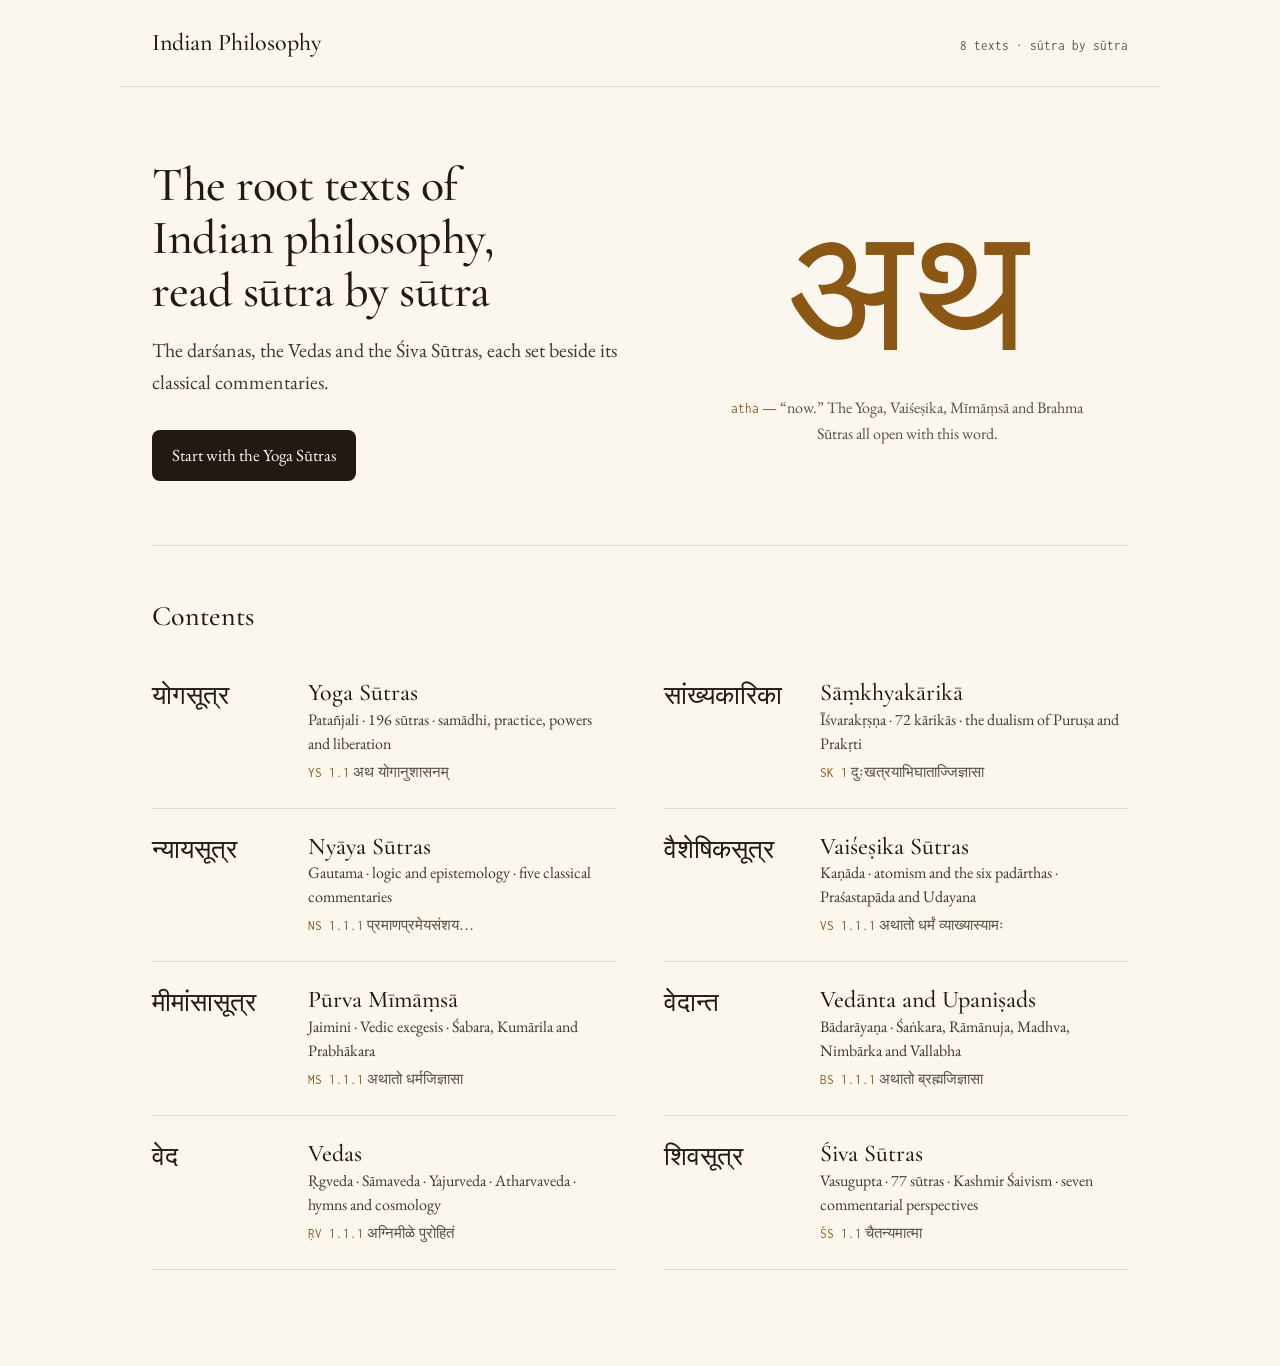
<file: index.html>
<!DOCTYPE html>
<html lang="en">
<head>
    <meta charset="UTF-8">
    <meta name="viewport" content="width=device-width, initial-scale=1.0">
    <title>Indian Philosophy</title>
    <meta name="description" content="Root texts of the darśanas, the Vedas and the Śiva Sūtras, read sūtra by sūtra with their classical commentaries.">
    <link rel="preconnect" href="https://fonts.googleapis.com">
    <link rel="preconnect" href="https://fonts.gstatic.com" crossorigin>
    <link href="https://fonts.googleapis.com/css2?family=EB+Garamond:wght@400;500&family=Cormorant+Garamond:wght@500&family=Inconsolata:wght@400;500&display=swap" rel="stylesheet">
    <link rel="stylesheet" href="assets/css/portal.css?v=20261128">
    <!-- Warm the cache for the reader while the visitor reads the contents -->
    <link rel="prefetch" href="Temp/darshana_3.html?v=20261128">
</head>
<body>

    <header class="bar">
        <a class="logo" href="./">Indian Philosophy</a>
        <span class="bar-meta">8 texts · sūtra by sūtra</span>
    </header>

    <main>
        <section class="hero">
            <div class="hero-text">
                <h1>The root texts of Indian philosophy, read sūtra by sūtra</h1>
                <p>The darśanas, the Vedas and the Śiva Sūtras, each set beside its classical commentaries.</p>
                <a class="primary" href="Temp/darshana_3.html?v=20261128#yoga">Start with the Yoga Sūtras</a>
            </div>
            <figure class="incipit" aria-label="atha, the word that opens four of these texts">
                <span class="incipit-word" lang="sa">अथ</span>
                <figcaption><span class="ref">atha</span> — “now.” The Yoga, Vaiśeṣika, Mīmāṃsā and Brahma Sūtras all open with this word.</figcaption>
            </figure>
        </section>

        <section class="contents" aria-labelledby="contents-title">
            <h2 id="contents-title">Contents</h2>
            <ol>
                <li><a href="Temp/darshana_3.html?v=20261128#yoga">
                    <span class="deva" lang="sa">योगसूत्र</span>
                    <span class="name">Yoga Sūtras</span>
                    <span class="by">Patañjali · 196 sūtras · samādhi, practice, powers and liberation</span>
                    <span class="first"><span class="ref">YS 1.1</span> <span lang="sa">अथ योगानुशासनम्</span></span>
                </a></li>
                <li><a href="Temp/darshana_3.html?v=20261128#samkhya">
                    <span class="deva" lang="sa">सांख्यकारिका</span>
                    <span class="name">Sāṃkhyakārikā</span>
                    <span class="by">Īśvarakṛṣṇa · 72 kārikās · the dualism of Puruṣa and Prakṛti</span>
                    <span class="first"><span class="ref">SK 1</span> <span lang="sa">दुःखत्रयाभिघाताज्जिज्ञासा</span></span>
                </a></li>
                <li><a href="Temp/darshana_3.html?v=20261128#nyaya">
                    <span class="deva" lang="sa">न्यायसूत्र</span>
                    <span class="name">Nyāya Sūtras</span>
                    <span class="by">Gautama · logic and epistemology · five classical commentaries</span>
                    <span class="first"><span class="ref">NS 1.1.1</span> <span lang="sa">प्रमाणप्रमेयसंशय…</span></span>
                </a></li>
                <li><a href="Temp/darshana_3.html?v=20261128#vaisheshika">
                    <span class="deva" lang="sa">वैशेषिकसूत्र</span>
                    <span class="name">Vaiśeṣika Sūtras</span>
                    <span class="by">Kaṇāda · atomism and the six padārthas · Praśastapāda and Udayana</span>
                    <span class="first"><span class="ref">VS 1.1.1</span> <span lang="sa">अथातो धर्मं व्याख्यास्यामः</span></span>
                </a></li>
                <li><a href="Temp/darshana_3.html?v=20261128#mimamsa">
                    <span class="deva" lang="sa">मीमांसासूत्र</span>
                    <span class="name">Pūrva Mīmāṃsā</span>
                    <span class="by">Jaimini · Vedic exegesis · Śabara, Kumārila and Prabhākara</span>
                    <span class="first"><span class="ref">MS 1.1.1</span> <span lang="sa">अथातो धर्मजिज्ञासा</span></span>
                </a></li>
                <li><a href="Temp/darshana_3.html?v=20261128#vedanta">
                    <span class="deva" lang="sa">वेदान्त</span>
                    <span class="name">Vedānta and Upaniṣads</span>
                    <span class="by">Bādarāyaṇa · Śaṅkara, Rāmānuja, Madhva, Nimbārka and Vallabha</span>
                    <span class="first"><span class="ref">BS 1.1.1</span> <span lang="sa">अथातो ब्रह्मजिज्ञासा</span></span>
                </a></li>
                <li><a href="Temp/darshana_3.html?v=20261128#vedas">
                    <span class="deva" lang="sa">वेद</span>
                    <span class="name">Vedas</span>
                    <span class="by">Ṛgveda · Sāmaveda · Yajurveda · Atharvaveda · hymns and cosmology</span>
                    <span class="first"><span class="ref">ṚV 1.1.1</span> <span lang="sa">अग्निमीळे पुरोहितं</span></span>
                </a></li>
                <li><a href="Temp/darshana_3.html?v=20261128#shiva">
                    <span class="deva" lang="sa">शिवसूत्र</span>
                    <span class="name">Śiva Sūtras</span>
                    <span class="by">Vasugupta · 77 sūtras · Kashmir Śaivism · seven commentarial perspectives</span>
                    <span class="first"><span class="ref">ŚS 1.1</span> <span lang="sa">चैतन्यमात्मा</span></span>
                </a></li>
            </ol>
        </section>
    </main>

</body>
</html>
</file>
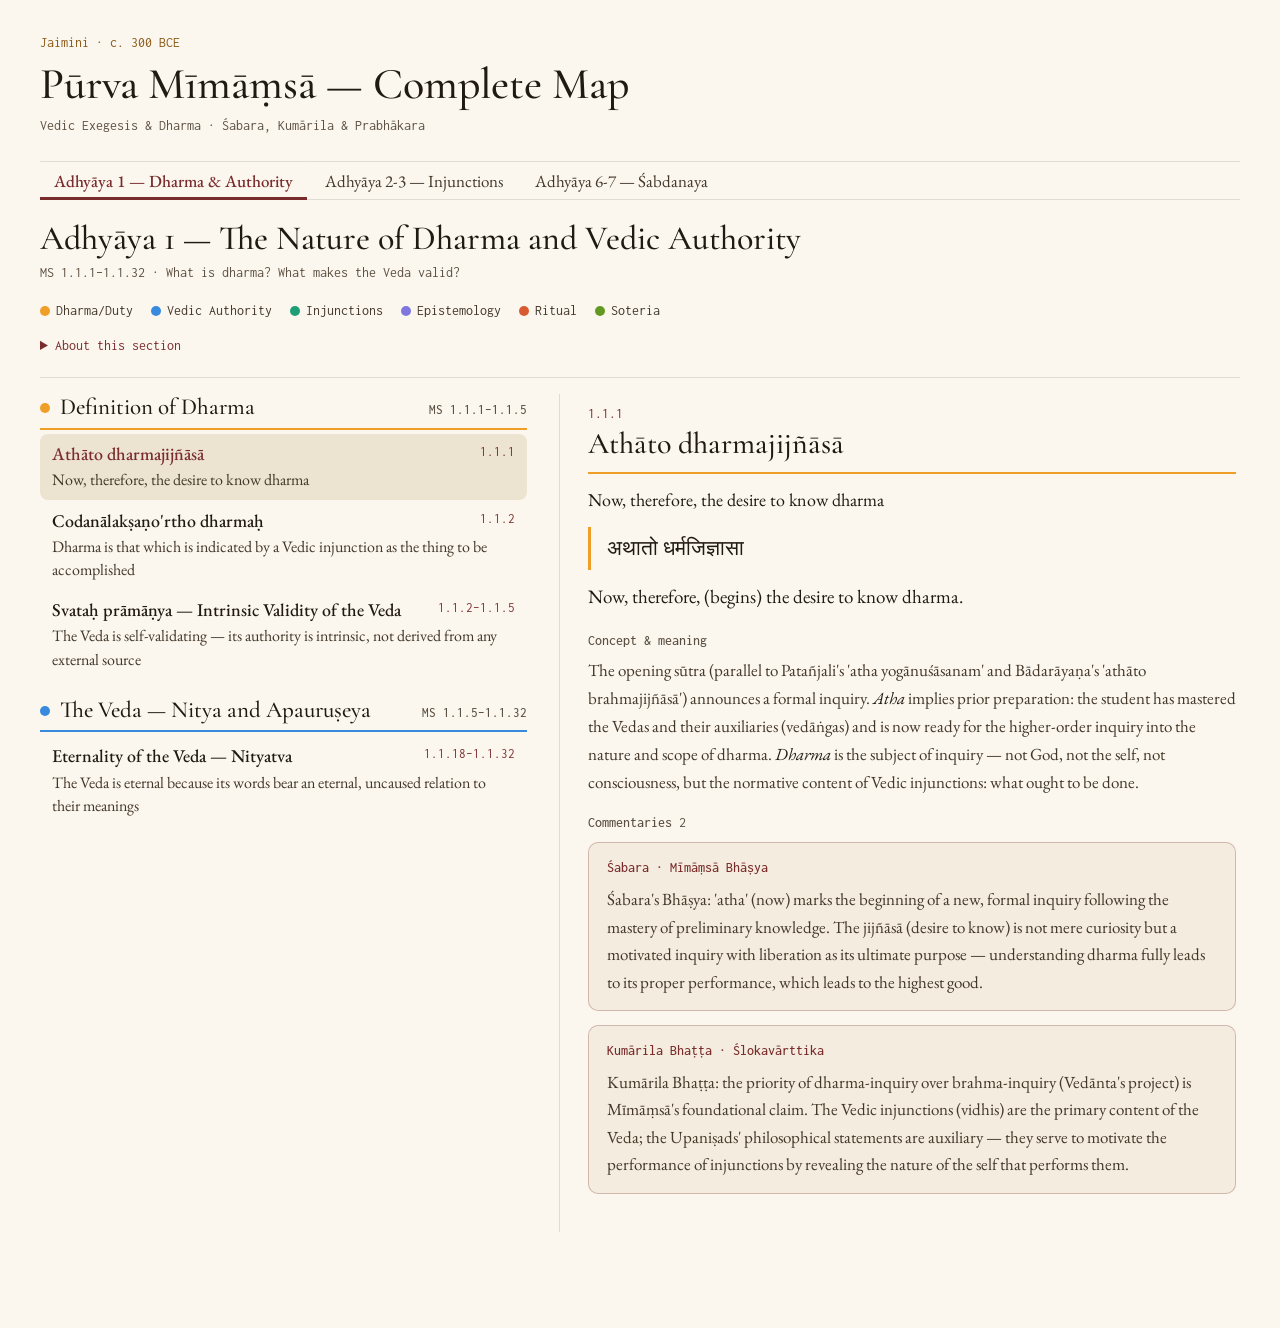
<file: Temp/mimamsa_map.html>
<!DOCTYPE html>
<html lang="en">
<head>
<meta charset="UTF-8">
<meta name="viewport" content="width=device-width, initial-scale=1.0">
<title>Ṣaḍdarśana — Six Orthodox Systems of Indian Philosophy</title>
<link rel="preconnect" href="https://fonts.googleapis.com">
<link rel="preconnect" href="https://fonts.gstatic.com" crossorigin>
<link href="https://fonts.googleapis.com/css2?family=EB+Garamond:ital,wght@0,400;0,500;1,400&family=Cormorant+Garamond:wght@500&family=Inconsolata:wght@400;500&display=swap" rel="stylesheet">
<link rel="stylesheet" href="../assets/css/darshana-theme.css?v=20261128">
</head>
<body>
<div id="shell">
<header class="site-header">
  <div class="eyebrow">Jaimini · c. 300 BCE</div>
  <h1>Pūrva Mīmāṃsā — Complete Map</h1>
  <div class="subtitle">Vedic Exegesis &amp; Dharma · Śabara, Kumārila &amp; Prabhākara</div>
</header>
<div id="mimamsa" class="system-panel active"></div>
</div>
<script src="../assets/js/darshana-core.js?v=20261128"></script>
<script>
builders.mimamsa=function(){
const secs=[
{tab:"Adhyāya 1 — Dharma & Authority",title:"Adhyāya 1 — The Nature of Dharma and Vedic Authority",sub:"MS 1.1.1–1.1.32 · What is dharma? What makes the Veda valid?",
intro:"Jaimini opens with the most fundamental question in Mīmāṃsā: what is dharma, and how can we know it? His answer — dharma is the prescriptive content of Vedic injunctions, known exclusively through those injunctions — immediately raises the question of the Veda's authority. The Veda cannot derive its authority from God (as Nyāya holds) because there is no God in Mīmāṃsā's ontology; it cannot derive authority from the tradition's acceptance of it (circular). Jaimini's solution: the Veda is eternal, authorless, and self-validating — its authority is intrinsic.",
legend:[{c:C.amber,t:"Dharma/Duty"},{c:C.blue,t:"Vedic Authority"},{c:C.teal,t:"Injunctions"},{c:C.purple,t:"Epistemology"},{c:C.coral,t:"Ritual"},{c:C.green,t:"Soteria"}],
branches:[
{name:"Definition of Dharma",ref:"MS 1.1.1–1.1.5",color:C.amber,children:[
{n:"Athāto dharmajijñāsā",r:"1.1.1",d:"Now, therefore, the desire to know dharma",
det:{skt:"अथातो धर्मजिज्ञासा",tr:"Now, therefore, (begins) the desire to know dharma.",
c:"The opening sūtra (parallel to Patañjali's 'atha yogānuśāsanam' and Bādarāyaṇa's 'athāto brahmajijñāsā') announces a formal inquiry. <em>Atha</em> implies prior preparation: the student has mastered the Vedas and their auxiliaries (vedāṅgas) and is now ready for the higher-order inquiry into the nature and scope of dharma. <em>Dharma</em> is the subject of inquiry — not God, not the self, not consciousness, but the normative content of Vedic injunctions: what ought to be done.",
sbt:"Śabara's Bhāṣya: 'atha' (now) marks the beginning of a new, formal inquiry following the mastery of preliminary knowledge. The jijñāsā (desire to know) is not mere curiosity but a motivated inquiry with liberation as its ultimate purpose — understanding dharma fully leads to its proper performance, which leads to the highest good.",
kum:"Kumārila Bhaṭṭa: the priority of dharma-inquiry over brahma-inquiry (Vedānta's project) is Mīmāṃsā's foundational claim. The Vedic injunctions (vidhis) are the primary content of the Veda; the Upaniṣads' philosophical statements are auxiliary — they serve to motivate the performance of injunctions by revealing the nature of the self that performs them."}},
{n:"Codanālakṣaṇo'rtho dharmaḥ",r:"1.1.2",d:"Dharma is that which is indicated by a Vedic injunction as the thing to be accomplished",
det:{skt:"चोदनालक्षणोऽर्थो धर्मः",tr:"Dharma is the thing (artha) whose characteristic mark is a Vedic injunction (codanā).",
c:"The formal definition of dharma: dharma is whatever is prescribed (coditā — marked out, enjoined) by a Vedic injunction. This definition is at once epistemological and ontological: epistemologically, the Veda is the only means of knowing dharma (it cannot be perceived or inferred); ontologically, dharma is constituted by the prescriptive content of Vedic injunctions — it is not an independent moral fact that the Veda merely describes. Dharma = 'what the Veda prescribes' — not 'what is independently good, which the Veda happens to report.'",
sbt:"Śabara: the word <em>codanā</em> specifically means an injunctive verbal form in the Veda — not a descriptive statement (arthavāda) or a name (nāmadheya) or an explanatory passage. The injunction 'one desiring heaven should sacrifice with the Agniṣṭoma' is a codanā; the explanation 'Indra killed Vṛtra with the vajra' is arthavāda (subsidiary discourse supporting the injunction).",
kum:"Kumārila: dharma is known only through Vedic injunctions because it concerns supersensible actions and their supersensible results (like the heavenly fruit of sacrifice). No perception, inference, or comparison can access these — the Veda is the unique epistemic pathway to dharmic knowledge.",
prb:"Prabhākara: the definition is precise. 'Thing' (artha) indicates that dharma is not just a relation but an objective state of affairs — the performance of the prescribed action. 'Characteristic mark is a Vedic injunction' (codanālakṣaṇa) indicates that the Vedic injunction is both the means of knowing dharma and what makes dharma dharma — there is no dharma independent of the Vedic prescription."}},
{n:"Svataḥ prāmāṇya — Intrinsic Validity of the Veda",r:"1.1.2–1.1.5",d:"The Veda is self-validating — its authority is intrinsic, not derived from any external source",
det:{c:"Mīmāṃsā's most controversial and most influential epistemological doctrine: <em>svataḥ prāmāṇyavāda</em> — the theory of intrinsic validity. Every cognition, including every Vedic statement, is inherently valid until and unless specifically contradicted. Validity does not need to be established from outside; it is the default. Invalidity (aprāmāṇya) must be established from outside — by a contradicting cognition or by the discovery of defects in the knowing instrument. Applied to the Veda: the Veda is valid because no defeater has ever been found for any of its injunctions. Its validity is intrinsic and eternal.",
sbt:"Śabara: the Veda is apauruṣeya (authorless) and nitya (eternal). Because it was not composed by any person, it cannot have the defects of human knowledge (error, bias, memory failure, deception). Its validity is therefore underwritten by the absence of the causes of invalidity — not by positive external certification.",
kum:"Kumārila's detailed elaboration in the Ślokavārttika: cognitions are self-illuminating (svayamprakāśa) with respect to their content; they are not self-illuminating with respect to their validity. Validity is established by the absence of defeaters — which in ordinary cognitions must be verified but in the Veda requires no verification since the Veda, being eternal and authorless, can have no defeaters in principle.",
prb:"Prabhākara's variant: svataḥ prāmāṇya means that cognitions do not require external validation of their validity — their validity is assumed from the moment of their occurrence. This is not uncritical dogmatism but rational default trust: in the absence of specific reason to distrust a cognition, we proceed as if it is valid. The burden of proof lies always with those who claim invalidity."}}
]},
{name:"The Veda — Nitya and Apauruṣeya",ref:"MS 1.1.5–1.1.32",color:C.blue,children:[
{n:"Eternality of the Veda — Nityatva",r:"1.1.18–1.1.32",d:"The Veda is eternal because its words bear an eternal, uncaused relation to their meanings",
det:{skt:"औत्पत्तिकस्तु शब्दस्यार्थेन सम्बन्धः",tr:"But the relation of the (Vedic) word to its meaning is natural/original (autpattika) — (not made by convention).",
c:"Mīmāṃsā's most contested linguistic claim: the word-meaning relation is not conventional (āupādhika) — not established by any speaker's act of naming — but natural and eternal (autpattika, āmnāya — received from the beginning). This 'natural' relation means: the phoneme 'g-o' has always and necessarily referred to the category of cows, not because anyone decided so, but because this is simply how language is. The implication: if the word-meaning relation is eternal, the Vedic sentences that express eternal injunctions are themselves not produced by any author — they are eternal expressions of eternal meanings.",
sbt:"Śabara: the eternality of the word-meaning relation is established by the fact that we learn words and their meanings by hearing — not by witnessing an original act of naming. Children learn language by hearing it used; this suggests that the relation precedes any particular use and any particular user.",
kum:"Kumārila: the phoneme (varṇa) is the primary carrier of meaning, not the physical sound-token (nāda). Phonemes are eternal types — the abstract phoneme 'k' that is 'manifested' (abhivyakta) by any particular utterance of 'k'. Because phoneme-types are eternal, the words composed of them are eternal, and the Vedic sentences composed of these words are eternal.",
prb:"Prabhākara: adds that the eternality of the phoneme is confirmed by the phenomenon of recognition (pratyabhijñā). When I hear the word 'cow' spoken by different people at different times, I recognise it as the same word — not just a similar one. Recognition of identity requires an eternal, numerically identical object of recognition — the eternal phoneme-type."}}
]}
]},
{tab:"Adhyāya 2-3 — Injunctions",title:"Adhyāya 2–3 — Types of Vedic Injunctions",sub:"MS 2.1–3.8 · Vidhi, Niyama, Parisaṃkhyā — The taxonomy of Vedic prescription",
intro:"Mīmāṃsā develops an elaborate taxonomy of Vedic injunctions (vidhis) to handle the apparent contradictions and redundancies in the vast Vedic corpus. Understanding which type of injunction a given Vedic statement is determines how it functions normatively — whether it prescribes a new action, restricts alternatives, or excludes options.",
legend:[{c:C.coral,t:"Vidhi Types"},{c:C.teal,t:"Qualifications"},{c:C.amber,t:"Sacrifice"},{c:C.blue,t:"Hermeneutics"}],
branches:[
{name:"Four Types of Vidhi",ref:"MS 2.1.1–2.1.18",color:C.coral,children:[
{n:"Utpattividhi, Viniyogavidhi, Prayogavidhi, Adhikāravidhi",r:"MS 2.1.1–2.1.18",d:"Four types of Vedic injunction: originating, applying, procedural, qualifying",
det:{c:"Mīmāṃsā recognises four types of prescriptive injunction: (1) <em>Utpattividhi</em> (originating injunction): the primary injunction that prescribes a new action entirely — e.g., 'One desiring heaven should sacrifice with the Agniṣṭoma.' This creates an entirely new obligatory action where none was previously known. (2) <em>Viniyogavidhi</em> (applicatory injunction): prescribes which subsidiary element belongs to which main rite — e.g., 'One should use this mantra in this ritual context.' (3) <em>Prayogavidhi</em> (procedural injunction): specifies the sequence in which actions within a ritual are to be performed. (4) <em>Adhikāravidhi</em> (qualificatory injunction): specifies who is qualified (adhikārin) to perform a given rite — e.g., 'The Brahmin who desires heaven should sacrifice' qualifies Brahmins with the desire for heaven as the proper performers.",
sbt:"Śabara: the distinction between utpattividhi and viniyogavidhi is crucial because it determines whether a given element of the ritual is independently prescribed or merely subordinate to a main prescription. Getting this wrong leads to either under-performance (omitting an independently required element) or over-performance (treating a viniyoga as an independent utpatti).",
kum:"Kumārila: the adhikāravidhi is the basis of Mīmāṃsā's social philosophy. Not all persons are qualified for all rites — the Vedic qualification (adhikāra) system specifies the competencies required for each category of ritual. This is not mere social hierarchy (as critics claim) but a functional assignment: different rites require different types of qualification (desire for a specific result, membership in a specific social category, ritual purity, etc.)."}},
{n:"Arthavāda — Subsidiary Explanatory Passages",r:"MS 1.2.1–1.2.18",d:"Arthavāda passages are not injunctions — they are supportive commentary that motivates the injunctions",
det:{skt:"विधिना त्वेकवाक्यत्वादर्थवादस्तदाश्रितः",tr:"Because of unity of sentence with the injunction, the arthavāda is dependent on it.",
c:"<em>Arthavāda</em> is a major category of Vedic text distinct from injunctions. These are passages that praise an action ('By this sacrifice, Indra obtained the sovereignty of heaven'), condemn an alternative ('He who does not sacrifice falls into the abyss'), or explain the background ('Prajāpati offered this sacrifice at the beginning of creation'). They are not themselves injunctions — they do not prescribe anything independently. They function to motivate the performance of the injunctions by providing reasons, praise, and warnings.",
sbt:"Śabara: arthavāda passages are not false (the Vedic statements are not incorrect) but they are not literally accurate descriptions of events either. They are 'true' in the sense that they correctly characterise the normative status of actions — praising what is good (prescribed), condemning what is bad (prohibited). They are rhetorical support for the injunctions, not independent factual claims.",
kum:"Kumārila: arthavāda's complex relationship to injunctions is Mīmāṃsā's answer to the apparent contradiction between Vedic narratives (describing events in the past, e.g., 'Indra killed Vṛtra') and Vedic injunctions (prescribing future actions). The narratives are in the service of the prescriptions — they motivate rather than inform.",
prb:"Prabhākara: arthavāda is an independent species of valid Vedic cognition — it produces what Prabhākara calls 'codanā-janya-jñāna' (cognition born from prescriptive force). Even arthavāda passages, properly understood, carry a kind of prescriptive meaning — the praise of an action is equivalent to a weak prescription of it."}}
]},
{name:"Adhikāra — Qualification for Ritual",ref:"MS 6.1.1–6.1.38",color:C.amber,children:[
{n:"Three Conditions of Adhikāra",r:"MS 6.1.1",d:"Desire for the result, capacity, and scriptural prescription — the three conditions for ritual qualification",
det:{c:"To be a valid performer (adhikārin) of a Vedic rite, a person must meet three conditions: (1) <em>Phale abhilāṣa</em> — genuine desire for the specific result of the rite (e.g., genuine desire for heaven motivates the Agniṣṭoma). (2) <em>Sāmarthya</em> — practical capacity to perform the rite (physical, financial, ritual — the rite's requirements are met). (3) <em>Vidhisambandhana</em> — being mentioned in the prescriptive injunction either explicitly or by inference.",
sbt:"Śabara: the first condition (desire for the result) is the most important. The Vedic injunctions are hypothetical imperatives: 'If you desire X, you should do Y.' A person who does not desire heaven is not obligated by the Agniṣṭoma injunction. But the nityakarmas (daily obligatory rites like the morning prayer) are categorical: they are prescribed regardless of specific result-desires.",
kum:"Kumārila: the adhikāra framework explains why Mīmāṃsā is not moral absolutism — it is a sophisticated system of conditional obligations. The categoricality of nityakarmas arises not from an independent moral fact but from the structure of the injunction: the prescription's domain includes all who belong to a certain social-ritual category (like 'all Brahmins')."}},
{n:"Nityakarma, Naimittika, Kāmya — Obligatory, Occasional, Optional Rites",r:"MS",d:"Three categories of Vedic action by obligatory force",
det:{c:"(1) <em>Nityakarma</em> (obligatory, daily rites): rites that are absolutely required regardless of specific desire for their result — e.g., the Sandhyāvandana (daily prayers), the Agnihotra (daily fire offering). Non-performance of nityakarmas generates sin (adharma); performance generates no merit (dharma) beyond the avoidance of sin. (2) <em>Naimittika</em> (occasional, circumstantial rites): rites prescribed for specific occasions (birth, marriage, death, eclipses) — their performance is obligatory when the occasion arises. (3) <em>Kāmya</em> (optional, desire-based rites): rites performed only when a person desires a specific result (the Agniṣṭoma for heaven, the Putrakāmeṣṭi for a son). Non-performance of kāmya rites generates no sin — only the sacrifice of the desired result.",
sbt:"Śabara: the tripartite distinction is fundamental to practical Mīmāṃsā (the branch concerned with telling people what they must, may, and need not do). The nityakarma-adharma connection is Mīmāṃsā's version of moral necessity: certain actions are necessary not because of their results but because omitting them produces a deficit in one's ritual standing.",
kum:"Kumārila: the kāmya rites are prescribed by hypothetical imperatives (if...then) but their prescriptions are nonetheless genuinely Vedic and genuinely obligatory for those who fit the conditions. The conditionality does not make the obligation fictional or merely advisory — it makes it appropriately conditional."}}
]}
]},
{tab:"Adhyāya 6-7 — Śabdanaya",title:"Adhyāya 6–7 — Theory of Meaning and Sentence-Understanding",sub:"MS 6.1 · How Vedic sentences generate dharmic knowledge",
intro:"The core of Mīmāṃsā's philosophy of language: how do Vedic sentences communicate prescriptive content? The theory of how words generate sentence-meaning (akhyāti or anyathākhyāti, the nature of error) and the debate between Kumārila and Prabhākara on sentence-meaning are among the most sophisticated contributions to Indian philosophy of language.",
legend:[{c:C.blue,t:"Philosophy of Language"},{c:C.purple,t:"Semantics"},{c:C.teal,t:"Pramāṇa Theory"},{c:C.amber,t:"Error Theory"}],
branches:[
{name:"Theory of Error — Khyātivāda",ref:"Ślokavārttika",color:C.purple,children:[
{n:"Anyathākhyāti — Kumārila's Theory of Error",r:"Ślokavārttika",d:"Error is the misapprehension of one real thing as another real thing — a relational mistake, not a creation of the unreal",
det:{c:"The debate on the nature of perceptual error is one of classical Indian philosophy's most refined. The problem: in the classic case of 'shell appearing as silver,' what exactly goes wrong? Three theories: (1) Buddhist asatkhyāti (apprehension of the non-existent): the silver that appears is unreal, a product of pure mental construction. (2) Advaita Vedānta anirvacanīyakhyāti (apprehension of the indescribable): the apparent silver is neither real (it is contradicted by the correcting cognition) nor unreal (it appears). (3) Nyāya-Vaiśeṣika anyathākhyāti (misapprehension): the silver seen in the shell is real silver — but it is seen in the wrong place. The error consists in a relational mistake, not in seeing something unreal. Kumārila endorses anyathākhyāti: the illusory silver is real silver (elsewhere, perhaps in one's memory), being misattributed to the shell by a defective cognitive process.",
sbt:"Śabara's foundational analysis: error is a real cognitive event — it is not the mere absence of correct cognition. This has implications for svataḥ prāmāṇya: errors are valid cognitions with respect to their content but are rendered invalid by external contradiction. The silver-cognition is valid in itself; its invalidity is established by the subsequent 'this is shell' cognition.",
kum:"Kumārila's Anyathākhyāti has a subtle implication for Mīmāṃsā's theory of Vedic validity: the Vedic cognitions (produced by eternal, authorless injunctions) can have no external contradicting cognition — their invalidity cannot be established by any means. Their validity, being intrinsic and unchallenged, is therefore permanent. Svataḥ prāmāṇya + anyathākhyāti together form an unassailable defence of Vedic authority."}}
]},
{name:"Word-Meaning and Sentence-Meaning",ref:"Ślokavārttika & Bṛhatī",color:C.blue,children:[
{n:"Śabdanityatva — Eternality of the Phoneme",r:"Ślokavārttika",d:"The phoneme-type is eternal — individual utterances only manifest it, not create it",
det:{c:"Mīmāṃsā's claim: the Vedic word (śabda) is eternal (nitya). What is 'eternal' here? Not the physical sound-token (nāda) — which is obviously impermanent — but the phoneme-type (varṇa) — the abstract, repeatable entity 'the sound k,' 'the sound a,' etc. These phoneme-types are eternal, not produced by anyone, and their combinations into words and sentences are therefore also eternal. This is the basis of the Veda's apauruṣeyatva: since the Vedic words are eternal and not produced by anyone, the Veda as a collection of these eternal words is itself eternal and without author.",
sbt:"Śabara's argument for the eternality of the phoneme: when different people utter the word 'cow' (go), we hear it as the same word — not because they are producing identical sound-waves but because they are 'manifesting' the same eternal phoneme-type. The phoneme-type 'g' is one and eternal; individual utterances only manifest it, they do not create it.",
kum:"Kumārila against the Buddhist theory of the phoneme as momentary: if each utterance of 'g' produced a numerically distinct, momentary phoneme-token, then the different utterances of 'go' would be different words — communication would be impossible. The fact that communication succeeds across different speakers and times proves the existence of an eternal, repeatable phoneme-type.",
prb:"Prabhākara's variant: the eternality of the phoneme is established not just by the recurrence-argument but by the nature of recognition (pratyabhijñā). When I hear the same sentence again, I recognise it as the same sentence — not as a qualitatively similar but numerically distinct sequence. Recognition of identity (not merely similarity) requires an eternal identical entity to be recognised."}},
{n:"Abhihitānvaya vs Ānvitābhidhāna",r:"Ślokavārttika / Bṛhatī",d:"How does the unified sentence-meaning arise from individual word-meanings?",
det:{c:"Two competing theories of sentence-meaning: (1) Kumārila's <em>Abhihitānvaya</em> (combination of individually expressed meanings): the individual words express their meanings separately, and the sentence-meaning is then grasped as a combination of these separately expressed meanings. The unity of the sentence-meaning is produced by a secondary mental act of combination (anvaya). (2) Prabhākara's <em>Ānvitābhidhāna</em> (expression of meanings in their relation): words directly express their meanings-as-already-related — the individual word 'bring' does not mean 'bring' in isolation but 'bring-as-related-to-an-object.' The relation is primary, not secondary.",
sbt:"Śabara's foundational analysis: the sentence-meaning is the unified action-complex expressed by the main verb — the action (kriyā), its agent (kartā), its object (karma), and the qualifications of each. The injunctive Vedic sentence expresses a unified complex of obligation — not a sum of separate word-meanings.",
kum:"Kumārila: the primary carrier of meaning is the word (pada); the sentence-meaning is derived from the individual word-meanings through the operation of three factors — ākāṅkṣā (mutual expectation of words for completion), yogyatā (semantic compatibility), and āsatti (proximity/contiguity). Only when these three conditions are satisfied does the sentence generate a unified cognition.",
prb:"Prabhākara: word-meanings are always relational — a word never expresses an isolated meaning but always a meaning-as-related-to-others. This is more consistent with the actual experience of understanding sentences, where we do not first grasp isolated meanings and then combine them but grasp the relational structure directly. Prabhākara's position anticipates structural linguistics' emphasis on the primacy of syntactic relations over isolated lexical meanings."}}
]}
]}
];
buildSubNav(secs,'mimamsa',renderSection);
};
// ═══════════════════════════════════════════════════════════════════
// VEDĀNTA — 108 Upaniṣads with Commentaries
// Śaṅkara Bhāṣya (Advaita), Rāmānuja Śrī-Bhāṣya (Viśiṣṭādvaita),
// Madhva Anuvyākhyāna (Dvaita)
// ═══════════════════════════════════════════════════════════════════

// ── Init ──
builders.mimamsa();
</script>
</body>
</html>
</file>
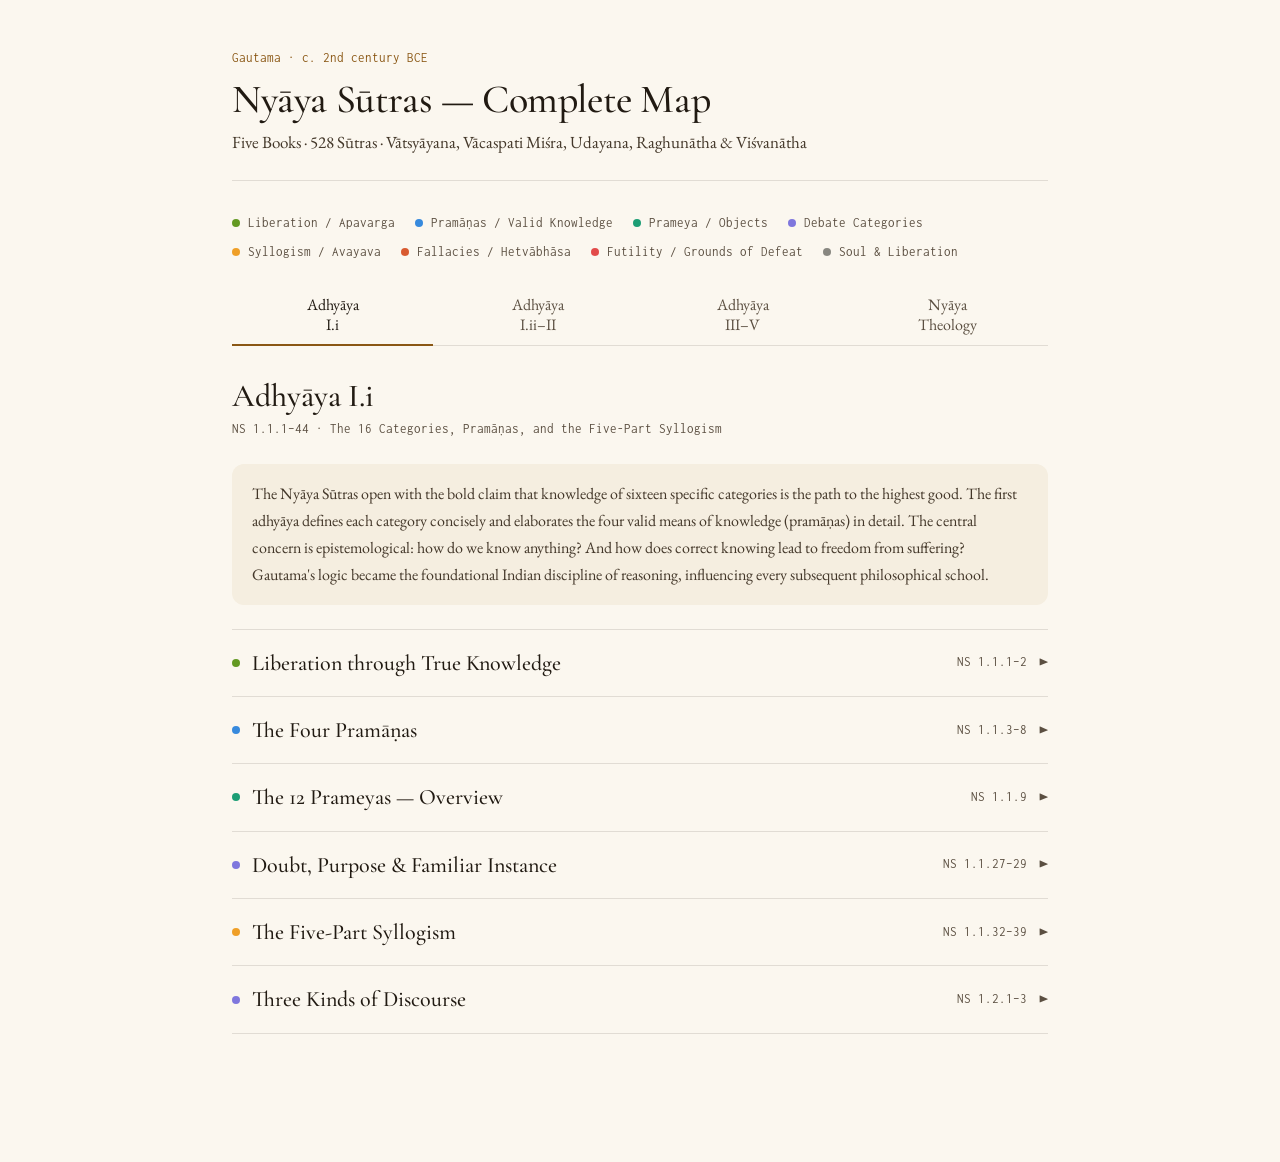
<file: Temp/nyaya_sutras_map.html>
<!DOCTYPE html>
<html lang="en">
<head>
<meta charset="UTF-8">
<meta name="viewport" content="width=device-width, initial-scale=1.0">
<title>Nyāya Sūtras — Complete Map</title>
<link rel="preconnect" href="https://fonts.googleapis.com">
<link rel="preconnect" href="https://fonts.gstatic.com" crossorigin>
<link href="https://fonts.googleapis.com/css2?family=EB+Garamond:ital,wght@0,400;0,500;1,400&family=Cormorant+Garamond:wght@500&family=Inconsolata:wght@400;500&display=swap" rel="stylesheet">
<link rel="stylesheet" href="../assets/css/map-theme.css?v=20261128">
</head>
<body>
<div id="app-shell">
  <header class="site-header">
    <div class="eyebrow">Gautama · c. 2nd century BCE</div>
    <h1>Nyāya Sūtras — Complete Map</h1>
    <div class="subtitle">Five Books · 528 Sūtras · Vātsyāyana, Vācaspati Miśra, Udayana, Raghunātha &amp; Viśvanātha</div>
  </header>
  <div id="app"></div>
</div>

<script src="../assets/js/map-core.js"></script>
<script>
const COMS = [
    {key:'v',   name:'Vātsyāyana · Nyāya-Bhāṣya'},
    {key:'vm',  name:'Vācaspati Miśra · Tātparya-Ṭīkā'},
    {key:'u',   name:'Udayana · Pariśuddhi'},
    {key:'r',   name:'Raghunātha Śiromaṇi · Bhāṣya-Candra'},
    {key:'vis', name:'Viśvanātha · Nyāya-Sūtra-Vṛtti'}
  ];
const LEGEND = [
  {color:C.green,  label:'Liberation / Apavarga'},
  {color:C.blue,   label:'Pramāṇas / Valid Knowledge'},
  {color:C.teal,   label:'Prameya / Objects'},
  {color:C.purple, label:'Debate Categories'},
  {color:C.amber,  label:'Syllogism / Avayava'},
  {color:C.coral,  label:'Fallacies / Hetvābhāsa'},
  {color:C.red,    label:'Futility / Grounds of Defeat'},
  {color:C.gray,   label:'Soul &amp; Liberation'}
];
const data=[
{pada:"Adhyāya I.i",sub:"NS 1.1.1–44 · The 16 Categories, Pramāṇas, and the Five-Part Syllogism",ref:"NS 1.1",
intro:"The Nyāya Sūtras open with the bold claim that knowledge of sixteen specific categories is the path to the highest good. The first adhyāya defines each category concisely and elaborates the four valid means of knowledge (pramāṇas) in detail. The central concern is epistemological: how do we know anything? And how does correct knowing lead to freedom from suffering? Gautama's logic became the foundational Indian discipline of reasoning, influencing every subsequent philosophical school.",
branches:[
{name:"Liberation through True Knowledge",ref:"NS 1.1.1–2",color:C.green,children:[
{n:"Pramāṇa-prameya-saṃśaya-prayojana",d:"Knowledge of the true nature of the 16 categories — pramāṇa, prameya, saṃśaya, prayojana, dṛṣṭānta, siddhānta, avayava, tarka, nirṇaya, vāda, jalpa, vitaṇḍā, hetvābhāsa, chala, jāti, nigrahasthāna — leads to the highest good",r:"NS 1.1.1",
det:{
c:"The opening sūtra makes a single sweeping claim: knowing the <em>tattva</em> (real nature, not mere verbal definition) of all sixteen categories is sufficient for <em>niḥśreyasa</em> (the highest good, liberation). The sixteen cover: (1) the means of knowing (pramāṇa), (2) what is to be known (prameya), (3) the cognitive problem that drives inquiry (saṃśaya/doubt), (4) the goal that motivates action (prayojana), (5) the example that grounds reasoning (dṛṣṭānta), (6) established conclusions (siddhānta), (7) parts of a syllogism (avayava), (8) hypothetical reasoning (tarka), (9) definitive conclusion (nirṇaya), (10–12) three kinds of discourse (vāda, jalpa, vitaṇḍā), (13) logical fallacy (hetvābhāsa), (14) quibble (chala), (15) futile responses (jāti), (16) grounds of defeat (nigrahasthāna).",
v:"Vātsyāyana (Nyāya Bhāṣya): Without the means of knowledge, the object cannot be known. Without the object, the means has nothing to cognize. The sixteen categories together form a complete system covering the full range of philosophical inquiry.",
vm:"Vācaspati Miśra (Tātparya Ṭīkā): <em>Tattva-jñāna</em> (knowledge of true nature) is distinguished from mere verbal familiarity. One can know the word 'soul' without knowing the soul's true nature. The liberation promised requires the latter.",
u:"Udayana (Pariśuddhi): The removal of false knowledge leads to the cessation of faults, which stops activity, ending rebirth and suffering — this causal chain is elaborated in the next sūtra.",
r:"Raghunātha Śiromaṇi (Bhāṣya Candra): The sixteen categories are not arbitrary — they represent the complete taxonomy of what occurs in valid philosophical discourse: what we use to know (1), what we know about (2), why inquiry begins (3-5), how conclusions are reached (6-9), and how discourse can succeed or fail (10-16).",
vis:"Viśvanātha (Nyāya Sūtra Vṛtti): The lamp of all sciences is Nyāya. Just as a lamp illuminates all objects in a room, logical methodology illuminates all subjects of inquiry."
}},
{n:"Duḥkha-janma-pravṛtti-doṣa-mithyājñānānām",d:"Liberation is the successive cessation in reverse order: false knowledge → faults → activity → birth → suffering",r:"NS 1.1.2",
det:{
c:"The five-link causal chain to bondage (and the map for liberation): <em>mithyājñāna</em> (false knowledge/ignorance) causes <em>doṣas</em> (faults: desire, aversion, confusion). Doṣas cause <em>pravṛtti</em> (activity/karma). Karma causes <em>janma</em> (birth/rebirth). Birth causes <em>duḥkha</em> (suffering). Liberation comes by removing these <em>in reverse</em>: destroy false knowledge → faults cease → activities cease → rebirth ceases → suffering ceases. True knowledge is the sole means.",
ex:"Ignorance ('the body is me') causes desire ('I want what pleases the body') and aversion ('I hate what harms the body'). These faults cause actions with karmic consequence. Karma causes the next birth. Birth necessarily involves suffering. Remove the root — ignorance — and the entire chain collapses.",
v:"Vātsyāyana: The causal chain is exhaustive — there is no other path to suffering except through false knowledge. Conversely, there is no other path to liberation except through true knowledge. This makes Nyāya fundamentally an epistemological soteriology.",
vm:"Vācaspati: The phrase <em>uttarottara-apāye</em> (successive cessation) is precise: it is not simultaneous removal but sequential. First false knowledge must be removed; the downstream links then cease automatically.",
u:"Udayana: The false knowledge referred to is not mere error in ordinary cognition but the foundational misidentification of the self with the body-mind complex — the same avidyā that all Indian philosophy targets.",
r:"Raghunātha: Note that Gautama does not say 'renunciation causes liberation' or 'devotion causes liberation' — he says <em>tattva-jñāna</em> does. This places Nyāya in the jñāna-mārga tradition alongside Sāṃkhya and Advaita.",
vis:"Viśvanātha: The five links are mutually supportive: faults strengthen ignorance, activity reinforces faults, rebirth perpetuates activity. It is a self-sustaining cycle — only an external intervention (knowledge) can break it."
}}
]},
{name:"The Four Pramāṇas",ref:"NS 1.1.3–8",color:C.blue,children:[
{n:"Pratyakṣānumānopamānaśabdāḥ pramāṇāni",d:"Perception, inference, comparison, and verbal testimony are the four valid means of knowledge",r:"NS 1.1.3",
det:{
c:"Nyāya accepts four pramāṇas — more than Sāṃkhya's three, less than Mīmāṃsā's six. The addition of <em>upamāna</em> (comparison) as a separate pramāṇa is characteristic of Nyāya and marks its careful attention to how new knowledge arises from analogical cognition. All four are genuine sources of new knowledge, not merely forms of inference.",
v:"Vātsyāyana: Each pramāṇa covers a domain the others cannot access. Their combination is epistemically exhaustive — there is no genuine knowledge that cannot be traced to one of these four sources.",
vm:"Vācaspati: The inclusion of upamāna as a separate pramāṇa distinguishes Nyāya from Sāṃkhya. For Nyāya, the knowledge 'this animal called a wild cow resembles the domestic cow' arises from a distinct cognitive process — recognition of resemblance.",
u:"Udayana: Later Navya-Nyāya analysis reduces all four to variants of perception and inference, but classical Nyāya insists on their distinctness at the level of common epistemic experience.",
r:"Raghunātha: The fourfold division maps to four types of epistemic access: direct (pratyakṣa), mediated via marks (anumāna), mediated via similarity (upamāna), and mediated via language/authority (śabda).",
vis:"Viśvanātha: The pramāṇa list is not a mere inventory but a methodology for adjudicating disputes. When two parties disagree, the first question is always: by which pramāṇa do you establish your claim?"
}},
{n:"Indriyārtha-sannikarṣotpannaṃ jñānam avyapadeśyam",d:"Perception is knowledge produced by sense-contact with its object — non-verbal, non-errant, and determinate",r:"NS 1.1.4",
det:{
c:"The definition of perception has four conditions: (1) <em>indriyārtha-sannikarṣa</em> — contact between sense-organ and object; (2) <em>avyapadeśya</em> — non-verbal, not mediated by words or concepts; (3) <em>avyabhicāri</em> — non-errant, never mistaken (this refers to genuine perception, not illusion); (4) <em>vyavasāyātmaka</em> — determinate, not indistinct. This four-condition definition allows Nyāya to exclude both verbal testimony (lacks sense-contact) and illusion (lacks non-errancy) from genuine perception.",
v:"Vātsyāyana: Sense-contact takes six forms (sāmānya, viśeṣa, samavāya, samavāyi-samavāya, viśeṣaṇa-viśeṣya, jñāna-lakṣaṇa) — allowing Nyāya to account for the perception of universals, relations, and even mental states.",
vm:"Vācaspati: The condition <em>avyapadeśya</em> (non-verbal) marks the crucial distinction between perception itself and its verbal expression. Pre-verbal bare perception is the foundation; verbal formulation of perception comes after.",
u:"Udayana: Navya-Nyāya later distinguishes <em>nirvikalpa</em> (indeterminate, non-relational) and <em>savikalpa</em> (determinate, relational) perception. Both are genuine perceptions; the former is foundational, the latter is the normal everyday perceptual cognition.",
r:"Raghunātha (Bhāṣya Candra): The qualifier <em>avyabhicāri</em> (non-errant) is the key to the epistemological status of perception. Since illusions fulfill conditions 1-3 but violate this, they are not genuine perceptions.",
vis:"Viśvanātha: The six types of sense-contact allow Nyāya to explain how we perceive abstract objects — universals are perceived via samavāya (inherence) contact, not direct physical contact."
}},
{n:"Atha tatpūrvakaṃ trividham anumānam",d:"Inference is preceded by perception and is of three kinds: pūrvavat, śeṣavat, and sāmānyato-dṛṣṭa",r:"NS 1.1.5",
det:{
c:"Inference is knowledge preceded by perception of the mark (liṅga) and its relation to the inferred object. Three types: (1) <em>pūrvavat</em> — from cause to effect: seeing dark clouds (cause), infer rain (effect). (2) <em>śeṣavat</em> — from effect to cause: seeing a flooded river (effect), infer past rain (cause). (3) <em>sāmānyato-dṛṣṭa</em> — from general observed association: the sun moves across the sky (perceived), infer that the sun must have a location (not directly perceived).",
ex:"Seeing smoke on a hill (perception) → inferring fire (inference). The smoke is the liṅga; its invariable concomitance with fire (vyāpti) is the basis; 'the hill has fire' is the conclusion.",
v:"Vātsyāyana: The third type (sāmānyato-dṛṣṭa) is the most philosophically significant, as it grounds all metaphysical inference — including the inference of the soul, of causal connections, and of God's existence.",
vm:"Vācaspati: The requirement that inference be 'preceded by perception' means the invariable concomitance (vyāpti) between mark and inferred object must be grounded in prior perceptual experience.",
u:"Udayana: Later Nyāya refines this into the formal five-part syllogism. The classification pūrvavat/śeṣavat/sāmānyato-dṛṣṭa is more phenomenological — it describes what we observe rather than the logical structure of inference.",
r:"Raghunātha: The third type (sāmānyato-dṛṣṭa) is crucial for Nyāya's proofs of God: from the orderly structure of the world (perceived), we infer an intelligent maker (not perceived). This inference is of the third type.",
vis:"Viśvanātha: All inference ultimately reduces to perception of a mark + knowledge of invariable concomitance + the conclusion. The three types describe the direction of the causal inference, not its logical form."
}},
{n:"Prasiddha-sādharmyāt sādhya-sādhanaṃ upamānam",d:"Comparison is knowledge of the connection between a name and the named object, arising from similarity to a known object",r:"NS 1.1.6",
det:{
c:"<em>Upamāna</em> (comparison) produces knowledge of a new kind: the connection between a word and its referent, established through observed similarity. The classic example: a person is told 'a gavaya (wild cow) is like a cow' and goes to the forest. On seeing the gavaya, he thinks 'this is what gavaya means.' The new knowledge — the connection between the word 'gavaya' and the animal — arises from comparison with the known cow. This is not inference (which requires a mark with invariable concomitance) but recognition via similarity.",
v:"Vātsyāyana: Upamāna is irreducible to inference because it yields a distinctive kind of knowledge — the meaning-connection (sāmjñā-saṃbandha) between a word and its object — not an object's existence.",
vm:"Vācaspati: Upamāna is also irreducible to perception, because the recognized similarity is not directly seen in the new object but emerges from comparing remembered knowledge with present experience.",
u:"Udayana: The objection that upamāna is just a form of inference is answered by pointing to its distinctive result: not 'there is a gavaya here' (inference) but 'this is what gavaya means' (recognition of semantic connection).",
r:"Raghunātha: In the Navya-Nyāya analysis, upamāna reduces to a complex of memory plus perception plus recognition. But at the phenomenological level, the resultant knowledge has a distinctive character that justifies its separate classification.",
vis:"Viśvanātha: Upamāna has practical significance for language acquisition and dictionary-making, where new words are explained by comparison with known ones. Nyāya's recognition of it as a separate pramāṇa reflects its fine-grained attention to how knowledge actually arises."
}},
{n:"Āptopadeśaḥ śabdaḥ",d:"Testimony (śabda) is the statement of a reliable person (āpta)",r:"NS 1.1.7",
det:{
c:"<em>Śabda</em> (verbal testimony) is the statement of an <em>āpta</em> — a trustworthy, directly-knowing person who has no motive to deceive. Testimony yields knowledge of objects that cannot be directly perceived or inferred by the hearer at the time of cognition. Two types: <em>dṛṣṭārtha</em> (testimony about perceptible matters, like a friend's report) and <em>adṛṣṭārtha</em> (testimony about transcendent matters, like scripture).",
v:"Vātsyāyana: <em>Āpta</em> is defined as one who has direct knowledge of the matter and is motivated by the desire to communicate truthfully. An āpta speaking about fire gives me knowledge of fire even before I see it.",
vm:"Vācaspati: The extension to scriptural testimony is crucial: the Vedas are śabda-pramāṇa because the ṛṣis who perceived their contents were āptas — persons who directly apprehended the truths they conveyed.",
u:"Udayana: The Nyāya school's acceptance of scripture as a pramāṇa does not conflict with its rationalist epistemology: scripture is testimony, and testimony is valid when the source is reliable. The āptatva (reliability) of the Vedas is established by the reliability of the ṛṣis.",
r:"Raghunātha: The question of whether the Vedas are apauruṣeya (person-less, without an author) or person-authored is handled differently by Mīmāṃsā vs. Nyāya: Nyāya holds that the Vedas were authored by God (Īśvara), making them the most reliable testimony.",
vis:"Viśvanātha: Testimony's validity is conditional on the reliability of the source. This explains why Nyāya emphasizes logical criteria for evaluating claims rather than accepting testimony uncritically."
}},
{n:"Sa dvividhaḥ dṛṣṭādṛṣṭārthatvāt",d:"Testimony is of two kinds: about perceptible matters and about transcendent matters",r:"NS 1.1.8",
det:{
c:"<em>Dṛṣṭārtha śabda</em> (testimony about observable matters): 'There is a fire in the kitchen' — the hearer could in principle verify this by direct perception, but saves time by trusting the speaker. <em>Adṛṣṭārtha śabda</em> (testimony about transcendent matters): 'The soul persists after death,' 'the results of dharma manifest in future lives' — the hearer cannot in principle verify these perceptually; they must rely on the authority of those who have directly cognized these truths (yogic perception, scriptural revelation).",
v:"Vātsyāyana: Both kinds are valid pramāṇas; they differ in the kind of corroboration available, not in their epistemic status. The second kind requires greater scrutiny of the source's reliability.",
vm:"Vācaspati: The adṛṣṭārtha kind is where scripture's authority enters. Nyāya's acceptance of scripture is not blind faith but the rational recognition that some truths are accessible only to those with non-ordinary cognitive access.",
u:"Udayana: The argument for God (Īśvara) in Nyāya rests precisely on the need for a reliable author for adṛṣṭārtha testimony: who authored the scriptural truths about liberation, karma, and dharma? Only an omniscient, perfectly reliable person — God.",
vis:"Viśvanātha: The distinction also has legal significance in Indian thought: eyewitness testimony (dṛṣṭārtha) and traditional knowledge (adṛṣṭārtha based on lineage) are treated differently in procedural contexts."
}}
]},
{name:"The 12 Prameyas — Overview",ref:"NS 1.1.9",color:C.teal,children:[
{n:"Ātma-śarīrendriya-artha-buddhi-manaḥ-pravṛtti-doṣa-pretyabhāva-phala-duḥkha-apavargāḥ",d:"The twelve prameyas (objects of valid knowledge) are: soul, body, senses, sense-objects, cognition, mind, activity, faults, rebirth, fruit, suffering, and liberation",r:"NS 1.1.9",
det:{
c:"Nyāya lists twelve objects that must be truly known to achieve liberation. This list covers the full range of what matters for soteriology: who we are (soul), what we inhabit (body, senses), what we encounter (sense-objects), how we know (cognition, mind), what we do (activity), why we do it (faults — desire, aversion, confusion), what follows (rebirth, fruit of action, suffering), and what we seek (liberation). The list is not exhaustive of all knowable objects but exhaustive of what is relevant to the liberation project.",
v:"Vātsyāyana: The twelve prameyas are not arbitrary. Each links directly to the causal chain of bondage described in NS 1.1.2: soul and mind are the loci of false knowledge; faults, activity, and rebirth are the chain; suffering is the result; liberation is the goal.",
vm:"Vācaspati: The soul is listed first because it is the primary subject — the one who is bound, who seeks knowledge, and who is liberated. All other prameyas are understood in relation to the soul.",
r:"Raghunātha: Modern Navya-Nyāya substantially expands the list of valid objects of knowledge to include universals, particulars, inherence, and absence. The original twelve reflect the classical school's soteriological focus.",
vis:"Viśvanātha: Note that liberation (apavarga) is itself a prameya — an object of knowledge. This is significant: Nyāya holds that liberation must be correctly understood (not just desired) for it to be achieved."
}}
]},
{name:"Doubt, Purpose & Familiar Instance",ref:"NS 1.1.27–29",color:C.purple,children:[
{n:"Vimarśo jñātvā'vimarśaḥ",d:"Saṃśaya (doubt) is cognition that touches both possibilities of an alternative without settling on either",r:"NS 1.1.27",
det:{
c:"<em>Saṃśaya</em> is the specific cognitive state that motivates philosophical inquiry — the moment where the mind oscillates between two contradictory positions without resolution. Example: 'Is that a post or a person in the dusk?' Both possibilities are live; neither is settled. Doubt is distinguished from mere ignorance (not knowing) and from error (wrongly settling). It is the productive middle state that drives the inquiry forward.",
v:"Vātsyāyana: Doubt arises from five causes: (1) common marks (seeing something that both posts and persons share — an upright shape), (2) distinguishing marks (seeing marks that neither fully settles), (3) hearsay without direct knowledge, (4) irregular presentation, (5) erratic perception.",
vm:"Vācaspati: Doubt is listed as a padartha because it plays a structural role in philosophical discourse — inquiry begins with doubt, proceeds through argument, and ends with certainty (nirṇaya). The three stages map to saṃśaya, tarka, nirṇaya.",
u:"Udayana: Productive doubt (that motivates philosophical inquiry) must be distinguished from skeptical paralysis (which doubts everything). Nyāya's epistemology is designed to convert productive doubt into certain knowledge.",
vis:"Viśvanātha: Saṃśaya about the soul — 'is there a soul distinct from the body or not?' — is the prime philosophical doubt. All the epistemological machinery of Nyāya is ultimately deployed to resolve this foundational question."
}},
{n:"Yam artham adhikṛtya pravartate tat prayojanam",d:"Purpose (prayojana) is that with a view to which one engages in action — it is the motive behind all inquiry and activity",r:"NS 1.1.28",
det:{
c:"<em>Prayojana</em> is the goal or purpose that motivates an agent to act. Nothing rational is done without a purpose, and understanding the purpose is essential for evaluating whether an action or argument is well-directed. In philosophical discourse, the purpose of inquiry into each category must be understood — otherwise the inquiry is unmotivated and unfocused. The ultimate prayojana of Nyāya as a whole is liberation (apavarga).",
v:"Vātsyāyana: Prayojana is listed as a padartha because it explains why anything at all is done. In a debate, understanding the purpose of the debate helps the participants stay relevant.",
vm:"Vācaspati: The immediate purpose (iha prayojana) and the ultimate purpose (parampara prayojana) must be distinguished. The immediate purpose of studying pramāṇas may be to win an argument; the ultimate purpose is liberation.",
vis:"Viśvanātha: An action without a discernible purpose is irrational. This principle is used by Nyāya to establish God's existence: the world has an intelligible structure that implies a purpose; purpose implies an agent with that purpose — Īśvara."
}},
{n:"Lokasya prasiddhārthaḥ dṛṣṭānta",d:"A familiar instance (dṛṣṭānta) is an example about which experts and non-experts agree",r:"NS 1.1.29",
det:{
c:"<em>Dṛṣṭānta</em> is the example or illustration used in an argument that both the speaker and audience recognize as established beyond dispute. Unlike premises (which may be contested), the dṛṣṭānta is common ground — something so evidently true that it can anchor the argument. In a syllogism ('wherever there is smoke there is fire — as in a kitchen'), the kitchen is the dṛṣṭānta.",
v:"Vātsyāyana: The dṛṣṭānta serves as the empirical anchor for the universal principle (vyāpti) being deployed in an argument. It must be genuinely agreed upon, not just asserted to be agreed upon.",
vm:"Vācaspati: The condition that both <em>loka</em> (ordinary people) and <em>paṇḍita</em> (experts) agree removes any possibility of dṛṣṭāntas that are only accepted in one community — ensuring that arguments have genuine inter-subjective validity.",
vis:"Viśvanātha: Without agreed-upon examples, philosophical argument becomes impossible — every premise could be endlessly contested. The dṛṣṭānta provides the shared empirical basis on which rational discourse can proceed."
}}
]},
{name:"The Five-Part Syllogism",ref:"NS 1.1.32–39",color:C.amber,children:[
{n:"Sādhyanirdeśaḥ pratijñā",d:"Proposition (pratijñā) is the statement of what is to be proved",r:"NS 1.1.33",
det:{
c:"The Nyāya syllogism has five parts (pañcāvayava): (1) <em>Pratijñā</em> — the thesis: 'The hill has fire.' (2) <em>Hetu</em> — the reason: 'Because it has smoke.' (3) <em>Udāharaṇa</em> — the example: 'Wherever there is smoke there is fire, as in a kitchen.' (4) <em>Upanaya</em> — the application: 'This hill has smoke.' (5) <em>Nigamana</em> — the conclusion: 'Therefore this hill has fire.' This is the full formal structure of an Nyāya inference when stated for another's benefit (parārthānumāna).",
v:"Vātsyāyana: The five-part syllogism is designed for philosophical debate — it presents an inference in a form that can be challenged at each step. The conclusion (nigamana) reiterates the pratijñā after the full argument has been given.",
vm:"Vācaspati: The Nyāya syllogism differs from the Aristotelian: the example (udāharaṇa) introduces the universal principle empirically, grounding the major premise in observed cases rather than asserting it abstractly.",
u:"Udayana: Later Nyāya reduces the five parts to three (pratijñā, hetu, dṛṣṭānta) and then to two (pakṣa-dharmatā and vyāpti). The five-part form is pedagogically complete but logically reducible.",
r:"Raghunātha: The distinctiveness of Indian logic is precisely the empirical grounding of the universal: 'wherever there is smoke there is fire, as in a kitchen' — the example prevents the universal from being purely formal.",
vis:"Viśvanātha: The five parts map to different logical functions: the thesis states what is unknown; the reason gives the epistemic grounds; the example grounds the universal in the known; the application brings the universal to the particular case; the conclusion completes the circuit."
}},
{n:"Uddeśa-lakṣaṇa-parīkṣā",d:"Tarka (hypothetical reasoning) is reasoning that establishes truth by revealing the absurdity of the alternative",r:"NS 1.1.40",
det:{
c:"<em>Tarka</em> is not a positive pramāṇa but a supporting tool: it establishes a position by demonstrating that its denial leads to absurdity (reductio ad absurdum). If the soul does not persist after death, why do people remember past lives? If cognition is only bodily, why do unconscious bodies not cognize? Tarka is the pressure-test of a position — it does not itself generate new knowledge but establishes which alternative is viable.",
v:"Vātsyāyana: Tarka is used to support a position already established by a pramāṇa, not to replace the pramāṇa. Its role is to remove the opponent's objections by showing their consequences are untenable.",
vm:"Vācaspati: Tarka is formally a hypothetical: 'If X were true, then Y would follow — but Y is absurd, therefore X is false.' The absurdity must be demonstrable, not merely asserted.",
u:"Udayana: Tarka is what distinguishes philosophical debate from mere assertion. Without tarka, opposing positions simply state their views; with tarka, they test each other's positions against their consequences.",
vis:"Viśvanātha: The use of tarka is particularly important in Nyāya's arguments for God: if there were no creator, the world's orderliness would be unexplained — and the inexplicability is itself an argument (tarka) for Īśvara."
}}
]},
{name:"Three Kinds of Discourse",ref:"NS 1.2.1–3",color:C.purple,children:[
{n:"Pramāṇa-tarka-sādhana-uddhava kathā",d:"Vāda (discussion) is the pursuit of truth through pramāṇas and tarka, holding to siddhānta",r:"NS 1.2.1",
det:{
c:"Three kinds of discourse are distinguished. <em>Vāda</em> (genuine discussion) is the honest joint inquiry into truth: both parties use pramāṇas and tarka, accept established conclusions (siddhānta), and are willing to be persuaded. <em>Jalpa</em> (wrangling) uses valid and invalid means alike, pursuing victory not truth. <em>Vitaṇḍā</em> (cavil) is purely destructive debate: only refutation, no positive thesis. Nyāya values vāda and conditionally tolerates the others for training in argumentation.",
v:"Vātsyāyana: Vāda is the appropriate mode for a sincere inquiry. Jalpa and vitaṇḍā have value only in training — they develop skill in defending a position against hostile attack.",
vm:"Vācaspati: The distinction is crucial for philosophy: a tradition that conflates wrangling with genuine inquiry will produce sophistical cleverness but not knowledge. Nyāya insists on the primacy of truth-seeking discourse.",
u:"Udayana: The criteria for vāda — use of pramāṇas and tarka, adherence to siddhānta — are the standards by which Nyāya evaluates all philosophical positions, including its own.",
r:"Raghunātha: The social ethics of philosophical discourse is embedded in this classification: respect for one's opponent (not trying to defeat them by any means necessary) and commitment to truth distinguish the genuine philosopher.",
vis:"Viśvanātha: In the tradition's self-understanding, the great debates between Nyāya and Buddhist logicians were ideally vāda — genuine inquiry — even when they became heated."
}}
]}
]},
{pada:"Adhyāya I.ii–II",sub:"NS 1.2 – 2.2 · The 12 Prameyas and Syllogistic Structure",ref:"NS 1.2–2.2",
intro:"The second half of Book I and all of Book II examine the twelve prameyas (objects of knowledge) in detail — particularly the soul, body, senses, and mind — and then refine the theory of inference, fallacies, and debate. The most philosophically rich content concerns the soul (ātman), whose existence, nature, and liberation are the ultimate concern of Nyāya philosophy. The analysis of fallacies (hetvābhāsa) is among the most developed in any philosophical tradition.",
branches:[
{name:"The Soul (Ātman)",ref:"NS 1.1.10",color:C.gray,children:[
{n:"Icchā-dveṣa-prayatna-sukha-duḥkha-jñānāny ātmano liṅgam",d:"Desire, aversion, effort, pleasure, pain, and cognition are the marks (liṅga) by which the soul is inferred",r:"NS 1.1.10",
det:{
c:"The soul's existence is established by inference, not perception (since the soul is not directly perceived by the sense organs). The six marks are all properties that require a persistent subject to which they can belong: desire, aversion, effort, pleasure, pain, and cognition. The body and senses alone cannot explain these — a corpse has senses but no desire; a person in dreamless sleep has a body but no active cognition. These marks collectively prove a distinct non-physical subject.",
v:"Vātsyāyana: The soul is inferred, not imagined. These six marks are experienced as mine — that 'mine'-ness presupposes a subject that has them. The soul is that subject.",
vm:"Vācaspati: The soul is distinct from the body (the body cannot desire or cognize), distinct from the senses (the senses cannot feel pleasure — they are instruments, not subjects), and distinct from the mind (the mind is merely the instrument of the soul's cognition).",
u:"Udayana: Udayana's major work, the <em>Ātmatattvaviveka</em>, comprehensively refutes the Buddhist no-self doctrine by showing that each of the six liṅgas requires a persistent substrate — the ātman — that momentary consciousness cannot provide.",
r:"Raghunātha: The identity of the cognizing subject across time (the 'same' person who was hungry yesterday is satisfied today) is one of the strongest marks of the soul. Momentary consciousness cannot account for this felt identity.",
vis:"Viśvanātha: The soul's liberation consists in the total cessation of these six properties — not their transformation. In mukti, the soul neither desires, avers, nor cognizes: it rests in its own pure being."
}},
{n:"Śarīraṃ vayasaḥ kriyākaraṇa-sukhaduḥkhānām āśrayaḥ",d:"The body is the locus of activity, sense-organs, pleasure, and pain",r:"NS 1.1.11",
det:{
c:"The body is defined functionally as the substrate in which activities, instruments (sense-organs), and experiences (pleasure, pain) inhere. This distinguishes it from the soul (which is the subject of experience) and from the external world (which is the object). The body is the meeting-point between the inner subject and the outer world — it is neither pure subject nor pure object.",
v:"Vātsyāyana: The body is produced by karma (past actions) for the purposes of the soul's continued experience. Different bodies arise in different births according to the karmic inheritance.",
vm:"Vācaspati: The body's instrumentality for experience is not its most important property — its deeper significance is that it is the arena in which the soul's liberation can be pursued or delayed. The practitioner's relation to the body is thus ambivalent: neither identified with it nor rejecting it.",
u:"Udayana: The Nyāya view of the body as a karmic product relates to its account of creation: Īśvara allocates bodies to souls according to their accumulated karma. The body is thus a moral institution, not just a physical one.",
vis:"Viśvanātha: The definition of the body has legal and ethical implications: the soul's accountability for bodily actions, the karmic consequences of harming another's body, the status of the body after death — all flow from this definition."
}},
{n:"Pratyekaṃ pañca-indriyāṇi",d:"The five senses are each specific to their objects: ear to sound, skin to touch, eye to color, tongue to taste, nose to smell",r:"NS 1.1.12–14",
det:{
c:"The five sense-organs are defined by their object-specificity: only the ear cognizes sound; only the eye cognizes color/form. Their substrate is one of the five great elements: ear is ether-based (ākāśa-ja, for sound), skin is air-based, eye is fire-based, tongue is water-based, nose is earth-based. The senses are not the gross physical organs (ear, eye, etc.) but the subtle cognitive capacities inhering in them.",
v:"Vātsyāyana: The element-basis of each sense explains the limitations and specific powers of sensory cognition. The eye, being fire-based, can cognize color (which is fire-quality) but not sound.",
vm:"Vācaspati: The Nyāya account of the senses as element-specific instruments differs from Sāṃkhya's account (where senses are evolved from guṇic ahaṃkāra) but agrees with Āyurveda in grounding sensory powers in elemental constitution.",
u:"Udayana: The mind (manas) is the internal sense-organ that coordinates the outer five. Without manas, the outer senses would be simultaneously active, producing a chaos of perception — only one cognition at a time is possible because manas mediates.",
vis:"Viśvanātha: The specificity of each sense to its object explains the nature of perceptual error: when cross-modal confusion occurs (the mind misroutes the data), a perceptual illusion is generated."
}}
]},
{name:"Mind (Manas) and Cognition",ref:"NS 1.1.15–17",color:C.teal,children:[
{n:"Jñānaṃ buddhiḥ upalabdhiḥ",d:"Cognition, buddhi, and upalabdhi are synonyms for the soul's knowledge-events; mind is the internal sense mediating all experience",r:"NS 1.1.15",
det:{
c:"Nyāya distinguishes the soul (the persistent subject) from its cognitive episodes (buddhi/jñāna). These episodes arise when: soul + manas + sense-organ contact with object. The soul is not itself cognitive; it is the substrate in which cognitions arise. The mind (<em>manas</em>) is the internal organ whose atomic structure means only one cognition can arise at a time — there is no simultaneity of perception.",
v:"Vātsyāyana: The mind's atomicity explains why we cannot simultaneously see and hear with full attention — only one sense is fully active at a moment, though rapid alternation creates the illusion of simultaneity.",
vm:"Vācaspati: The mind is the organ that connects the soul's desire/aversion with the sense-organs, directing them to their objects. Without mind, the soul could not control the direction of attention.",
u:"Udayana: The mind is the instrument of inference, comparison, and recollection — not just immediate sense-perception. It is the most versatile of the instruments, operating both as an inner sense and as the instrument of higher cognition.",
vis:"Viśvanātha: The atomicity of manas is one of Nyāya's most contested doctrines. Buddhist opponents argued for a stream of consciousness; Nyāya insisted on the atomic, sequential nature of cognitive events as the best explanation of our inability to perceive two things equally and simultaneously."
}},
{n:"Mana ātmendriya-artha-sannikarṣe jñānasya",d:"Mind is the cause of non-simultaneous cognition — its atomic nature produces only one cognition at a time",r:"NS 1.1.16",
det:{
c:"The mind (<em>manas</em>) is a single, eternal, atomic substance — unlike the sense organs, which are five. Its atomicity explains the non-simultaneous character of cognition: since only one atom can be in contact with the soul at a time, only one cognition arises at a moment. This is Nyāya's explanation of what might now be called 'serial processing' in cognition.",
v:"Vātsyāyana: If mind were non-atomic (extended), multiple simultaneous cognitions would occur when multiple senses are simultaneously stimulated. But this does not happen — we experience one cognition at a time, with rapid alternation.",
vm:"Vācaspati: The eternal nature of manas (unlike the body, which perishes at death) explains how karmic impressions persist: they are stored in the soul and manifest through the mind in successive lives.",
r:"Raghunātha: Navya-Nyāya retains the atomicity doctrine but refines it to say that manas contacts the soul at each moment of cognition, and this contact point is unique — explaining serial experience.",
vis:"Viśvanātha: The contrast with Sāṃkhya is notable: Sāṃkhya's manas is a cosmic principle evolved from ahaṃkāra; Nyāya's manas is an individual atomic substance, one per soul."
}}
]},
{name:"Fallacies (Hetvābhāsa)",ref:"NS 1.2.4–9",color:C.coral,children:[
{n:"Pañca hetvābhāsāḥ",d:"Five fallacies of inference: vyabhicāra (undistributed), viruddha (contradictory), prakaraṇasama (question-begging), sādhyasama (unproven), kālātīta (mistimed)",r:"NS 1.2.4–9",
det:{
c:"Nyāya identifies five fallacious reasons (hetvābhāsa — that which appears to be a valid reason but is not): (1) <em>Savyabhicāra</em> (undistributed / wandering) — the reason is present in cases where the conclusion does not hold: 'fire has no smell because it is a product' — but space is also a product and has no smell, while pots are products but do have smell. (2) <em>Viruddha</em> (contradictory) — the reason contradicts the thesis: 'sound is eternal because it is produced' — production entails impermanence, not eternity. (3) <em>Prakaraṇasama</em> (question-begging) — the reason is equally available to the opponent. (4) <em>Sādhyasama</em> (unproven) — the reason requires as much proof as the conclusion. (5) <em>Kālātīta</em> (mistimed) — the reason does not apply at the relevant time.",
v:"Vātsyāyana: The detection of hetvābhāsa is the central analytical skill in philosophical debate. A person who cannot identify fallacies will be misled by specious reasoning.",
vm:"Vācaspati: The five fallacies map to different ways in which the invariable concomitance (vyāpti) between reason and conclusion can be violated or unestablished.",
u:"Udayana: Later Nyāya refines the classification significantly. The Navya-Nyāya account distinguishes by whether the defect is in the pervasion (vyāpti), the subject-residence (pakṣatā), or the knowledge of pervasion.",
r:"Raghunātha: The most common fallacy in actual philosophical debate is savyabhicāra: the reason is good in some cases but not universally. Identifying the counter-example (vipakṣa) where the reason holds but the conclusion doesn't exposes this fallacy.",
vis:"Viśvanātha: Buddhist logicians developed parallel classifications of fallacy (also five-fold in Dignāga). The subsequent Nyāya-Buddhist debate on the correct account of valid inference drove the most sophisticated development of Indian logic."
}},
{n:"Vacana-doṣāt saṃśaya-pratipādanāt",d:"Three kinds of quibble (chala): over words, generality, and metaphor",r:"NS 1.2.10–14",
det:{
c:"<em>Chala</em> is the deliberate misinterpretation of an opponent's statement to avoid the force of their argument. Three types: (1) <em>Vāk-chala</em> — quibbling over the literal meaning of words: when told 'the boy is nava-kambala (has new blankets),' responding 'the boy cannot have nine blankets.' (2) <em>Sāmānya-chala</em> — wrongly applying a general principle to the particular case. (3) <em>Upacāra-chala</em> — taking a metaphorical expression literally: when someone says 'the scaffolding shouts,' taking it to mean the scaffolding has a voice.",
v:"Vātsyāyana: Chala is a form of verbal bad faith. It represents the degeneration of discourse from vāda (genuine inquiry) to jalpa (wrangling). Identifying it restores the discourse.",
vm:"Vācaspati: The detection of chala requires attending to context, intended meaning, and standard usage — not just the literal string of words. This is a pragmatic skill that logical analysis alone cannot capture.",
vis:"Viśvanātha: Chala is common in informal debate and is one of the nigrahasthānas (grounds of defeat) when identified and called out. Its identification is a sophisticated skill requiring both logical and linguistic competence."
}}
]}
]},
{pada:"Adhyāya III–V",sub:"NS 3–5 · Liberation, Futility, and Grounds of Defeat",ref:"NS 3–5",
intro:"Books III through V of the Nyāya Sūtras address the nature of the soul and liberation in detail (Book III), refine the theory of perception and inference (Book III continued), examine futile responses (jāti) to arguments (Book V part 1), and enumerate the grounds of defeat (nigrahasthāna) in formal debate (Book V part 2). Together they complete the comprehensive account of both philosophical knowledge and philosophical discourse that the opening sūtra promised.",
branches:[
{name:"Soul, Liberation, and the Eternal",ref:"NS 3.1–2",color:C.gray,children:[
{n:"Sarīrendriya-viṣaya-saṃnipāte",d:"Examination of perception, non-perception, and the status of the eternal — sound, soul, and space",r:"NS 3.1.1–10",
det:{
c:"Book III opens with sustained argumentation for the non-perceptibility of the soul and then defends its reality through inference. The key arguments: (1) The unity of experience across sense-modalities requires a single unifying subject — the soul. (2) Memory ('I saw this before') requires the same subject at two times — only a persistent soul explains this. (3) Recognition ('this is the same as what I saw before') requires the perceiver at T1 and T2 to be identical — which requires the soul.",
v:"Vātsyāyana: The argument from memory is particularly decisive: memory presupposes that the one who remembers and the one who originally experienced are the same person. This identity across time cannot be explained by a momentary self.",
vm:"Vācaspati: The Buddhist objection — that memory is produced by a previous mental state, not the same soul — requires the previous state to be causally connected to the present. But causal connection across states requires some persistent substrate: that is the soul.",
u:"Udayana: His <em>Ātmatattvaviveka</em> (Examination of the Reality of the Soul) is the definitive classical Nyāya text on this topic, running through every Buddhist objection with comprehensive counter-arguments.",
r:"Raghunātha: The self-awareness argument: 'I know this' — the 'I' that knows and the 'this' that is known cannot be identical (the known object cannot know itself). There must be a knowing subject distinct from all objects — that is the ātman.",
vis:"Viśvanātha: The Nyāya proof of the soul is not a metaphysical leap but the minimal hypothesis required by the facts of experience: memory, recognition, and unified cognition all require more than momentary consciousness can provide."
}},
{n:"Duḥkhānāṃ uttarottara-nivṛttau",d:"Liberation (apavarga) is the complete and permanent cessation of suffering — not positive bliss but freedom from all pain",r:"NS 1.1.22",
det:{
c:"Nyāya's conception of liberation is notably austere: <em>apavarga</em> is the cessation of all twenty-one types of suffering, resulting in the soul's rest in its own pure being — a state of neither pleasure nor pain, neither cognition nor desire. This contrasts with Vedānta's conception of liberation as ānanda (bliss). For Nyāya, the soul in liberation has no properties except existence; it is free from the suffering-causing properties (desire, aversion, etc.) that constituted bondage.",
v:"Vātsyāyana: Liberation is the soul's return to its natural state — without the borrowed properties of desire, cognition, and suffering that arose from its association with body and mind. In liberation, the soul exists free from all modifications.",
vm:"Vācaspati: The objection that liberation is then indistinguishable from a stone's state (inert, unconscious) is answered: the stone was never conscious; the liberated soul had been conscious and chose to be free. The difference is in the history and the capacity, not the present state.",
u:"Udayana: The later Nyāya tradition (following Udayana) reconceives liberation as a positive state — blissful identification with God (Īśvara). This theological development modifies the original austere account of apavarga.",
r:"Raghunātha: The debate between the 'negative liberation' view (Gautama) and 'positive liberation' view (later Nyāya/Vedānta) maps to the question of the soul's intrinsic nature: is it intrinsically conscious and blissful (Vedānta) or merely the substrate of cognitive events (Nyāya)?",
vis:"Viśvanātha: The practical implication is crucial: one cannot 'experience' liberation as a pleasant state, because experience requires the very mind-soul complex that liberation dissolves. Liberation can only be the object of philosophical knowledge, not of sensory anticipation."
}}
]},
{name:"Jāti — Futile Responses",ref:"NS 5.1",color:C.red,children:[
{n:"Sādharmya-vaidharmyābhyāṃ pratyavasthānaṃ jātiḥ",d:"Jāti is a futile rejoinder that uses superficial similarity or dissimilarity to block an argument without actually refuting it",r:"NS 5.1.1",
det:{
c:"<em>Jāti</em> (futility) is a class of twenty-four argumentative maneuvers that appear to be genuine objections but in fact achieve nothing substantively. They exploit formal features of arguments (similarity, dissimilarity, part-whole, doubt) to create an appearance of refutation without actually disproving anything. Example: 'You say all products are impermanent — but the eternal and the non-eternal both have existence in common; so by similarity of existence, the eternal too should be impermanent!' This <em>sādharmya-jāti</em> uses irrelevant similarity to block the argument.",
v:"Vātsyāyana: The twenty-four jātis are catalogued to help practitioners recognize and dismiss these maneuvers when encountered in debate. An honest philosopher will not use them; a skilled debater must be able to identify and counter them.",
vm:"Vācaspati: The jātis are categorized by which aspect of an argument they exploit: similarity (sādharmya), dissimilarity (vaidharmya), doubt (saṃśayasama), etc. Each category has a characteristic logical structure.",
u:"Udayana: The significance of jāti for Nyāya extends beyond debate: the pattern of using superficial resemblances to block substantive conclusions appears in many philosophical objections. Recognizing jāti trains the philosopher to demand genuinely responsive counter-arguments.",
vis:"Viśvanātha: The Buddhist logician Dignāga argued that some jātis are legitimate and that Nyāya's classification is incomplete. The subsequent exchange between Nyāya and Buddhist logicians over jāti drove some of the most sophisticated development of Indian epistemology."
}}
]},
{name:"Nigrahasthāna — Grounds of Defeat",ref:"NS 5.2",color:C.red,children:[
{n:"Pratijñā-hāniḥ pratijñāntaram",d:"The twenty-two grounds of defeat mark the conditions under which a debater has lost the argument",r:"NS 5.2.1–25",
det:{
c:"<em>Nigrahasthāna</em> (grounds of defeat) are the twenty-two conditions that constitute the failure of a debater in formal philosophical discourse. They include: (1) <em>Pratijñā-hāni</em> — abandonment of the original thesis; (2) <em>Pratijñāntara</em> — shifting to a different thesis; (3) <em>Pratijñā-virodha</em> — contradicting the original thesis; (4) <em>Pratijñā-sannyāsa</em> — denying the original thesis; (5) <em>Hetvantara</em> — shifting to a different reason; (6) <em>Arthāntara</em> — shifting to a different meaning; through to (22) <em>Nigrahasthāna-sāmarthya</em> — failure to understand what counts as defeat.",
v:"Vātsyāyana: The twenty-two grounds of defeat are not arbitrary rules but mark genuine intellectual failures — ways in which a debater shows they are no longer honestly engaging with the argument.",
vm:"Vācaspati: The list has two functions: (1) normative — specifying the standards for philosophical discourse; (2) practical — providing the criteria by which a referee can declare a winner in formal debate.",
u:"Udayana: Some grounds of defeat (like not knowing the argument or being unable to respond) are about intellectual competence; others (like contradicting the thesis or shifting meanings) are about honesty and logical discipline.",
r:"Raghunātha: The nigrahasthānas can be read as the virtues of philosophical discourse in negative form: they describe what not to do in genuine inquiry — abandon your thesis, contradict yourself, use irrelevant responses, refuse to acknowledge valid refutations.",
vis:"Viśvanātha: The very existence of this careful taxonomy of defeat-conditions is evidence of the highly developed institutional practice of philosophical debate in classical India — formal debates with referees, clear rules, and explicit criteria for victory and defeat."
}}
]}
]},
{pada:"Nyāya Theology",sub:"NS selected · Proof of Īśvara and the Nature of God",ref:"Nyāya Theology",
intro:"Later Nyāya, particularly in the works of Udayana (c. 984 CE) and Gaṅgeśa, developed the most systematic philosophical theology in the Indian tradition. The argument for God (Īśvara) draws on Nyāya's own epistemological framework: from the orderly, purposive character of the world (perceived), we infer an intelligent maker (inference). God is the ultimate āpta whose testimony grounds scriptural authority. The Nyāya arguments for God anticipated several themes in later Western natural theology.",
branches:[
{name:"The Nyāya Proof for God (Īśvara)",ref:"NS 4.1.19–21 & Udayana",color:C.green,children:[
{n:"Kāryāt — From Effect to Cause",d:"The world is an effect requiring an intelligent cause; since it is an effect, it must have had an intelligent maker",r:"NS 4.1.21 & Udayana, Nyāyakusumāñjali",
det:{
c:"The Nyāya proof from effect (kāryānumāna): the world (including the atoms, which are products of prior arrangements) is an effect — something that exhibits the marks of being produced. Every produced thing requires a producer. The producer must be intelligent (since the world exhibits order, teleology, and complex coordination). This producer must be omniscient (to coordinate all atomic combination correctly), omnipotent (to bring about such universal effects), and perfectly good (to ensure the world serves souls' liberation). This is Īśvara.",
v:"Vātsyāyana: The atoms themselves, being unconscious, cannot combine themselves into orderly wholes — they require an intelligent director. Īśvara is that director, acting at the beginning of each cosmic cycle to initiate the orderly evolution of the world.",
vm:"Vācaspati: The argument is specifically against the Mīmāṃsā denial of a creator: Mīmāṃsā holds the world to be beginningless. Nyāya responds: the world shows the marks of being produced (it has parts, it is composite, it is for a purpose) — non-beginningless production requires a producer.",
u:"Udayana (Nyāyakusumāñjali): Udayana gives nine distinct proofs for God: from effect (kārya), from composition (āyojana), from support (dhṛti), from perception (prati, referring to yogic perception of God), from verbal authority (āgama), from scriptural numbers (śrutipāmāṇya), from spatial distinctions (pratibandha), and from the presence of experience-organizing marks (śrutyarthasamarthana). This is the most comprehensive philosophical theology in the Indian tradition.",
r:"Raghunātha: Raghunātha challenges some of Udayana's arguments by pointing out that the inference from effect to intelligent cause requires establishing the vyāpti (invariable concomitance) between 'being an orderly product' and 'having an intelligent maker' — and this vyāpti is not evident from our ordinary experience of products (which are made by finite, not omniscient, makers).",
vis:"Viśvanātha: The Nyāya God is not the Brahman of Advaita or the Puruṣa of Sāṃkhya. Īśvara is a distinct individual soul (like other souls, but without karma and without a body of the ordinary kind) who serves as the cosmic administrator, allocating bodies and experiences to souls according to their karma."
}},
{n:"Āptāgama — Scripture as God's Testimony",d:"The Vedas are reliable testimony because their author, God (Īśvara), is omniscient and free from error",r:"NS 2.1.68–69",
det:{
c:"Nyāya's account of scriptural authority is distinctive: unlike Mīmāṃsā (which holds the Vedas to be author-less/self-validating), Nyāya holds that the Vedas were authored by the omniscient, perfectly good God (Īśvara). Their validity derives from his reliability as the ultimate āpta. This theological grounding of scriptural authority integrates Nyāya epistemology with its theology: the pramāṇa of śabda (testimony) is grounded in the existence of God.",
v:"Vātsyāyana: God's authorship of the Vedas explains their perfect reliability — an omniscient God cannot be deceived or deceive, has direct knowledge of all dharma and adharma, and has the interest of all souls' liberation as his purpose.",
vm:"Vācaspati: The Nyāya account handles the Mīmāṃsā objection (that an authored text reflects the limitations of its author) by insisting on God's omniscience: the limitations objection applies to finite human authors, not to an infinite, omniscient author.",
u:"Udayana: The circularity objection (we know God exists from the Vedas, but we accept the Vedas because God authored them) is answered by Udayana: God's existence is established independently by inference before turning to the Vedas as his testimony.",
r:"Raghunātha: The Navya-Nyāya reconstruction of scriptural authority places more emphasis on inference and less on simple appeal to God's authorship — reflecting the tradition's increasing confidence in its own philosophical methodology.",
vis:"Viśvanātha: The practical corollary: Nyāya does not accept the Vedas as authority on matters that can be established by inference. Scripture functions as testimony (śabda pramāṇa) and is thus subject to the conditions on testimony: it is valid when the source is reliable and the topic is within the source's domain of knowledge."
}}
]}
]}
];
initMap();
</script>
</body>
</html>
</file>
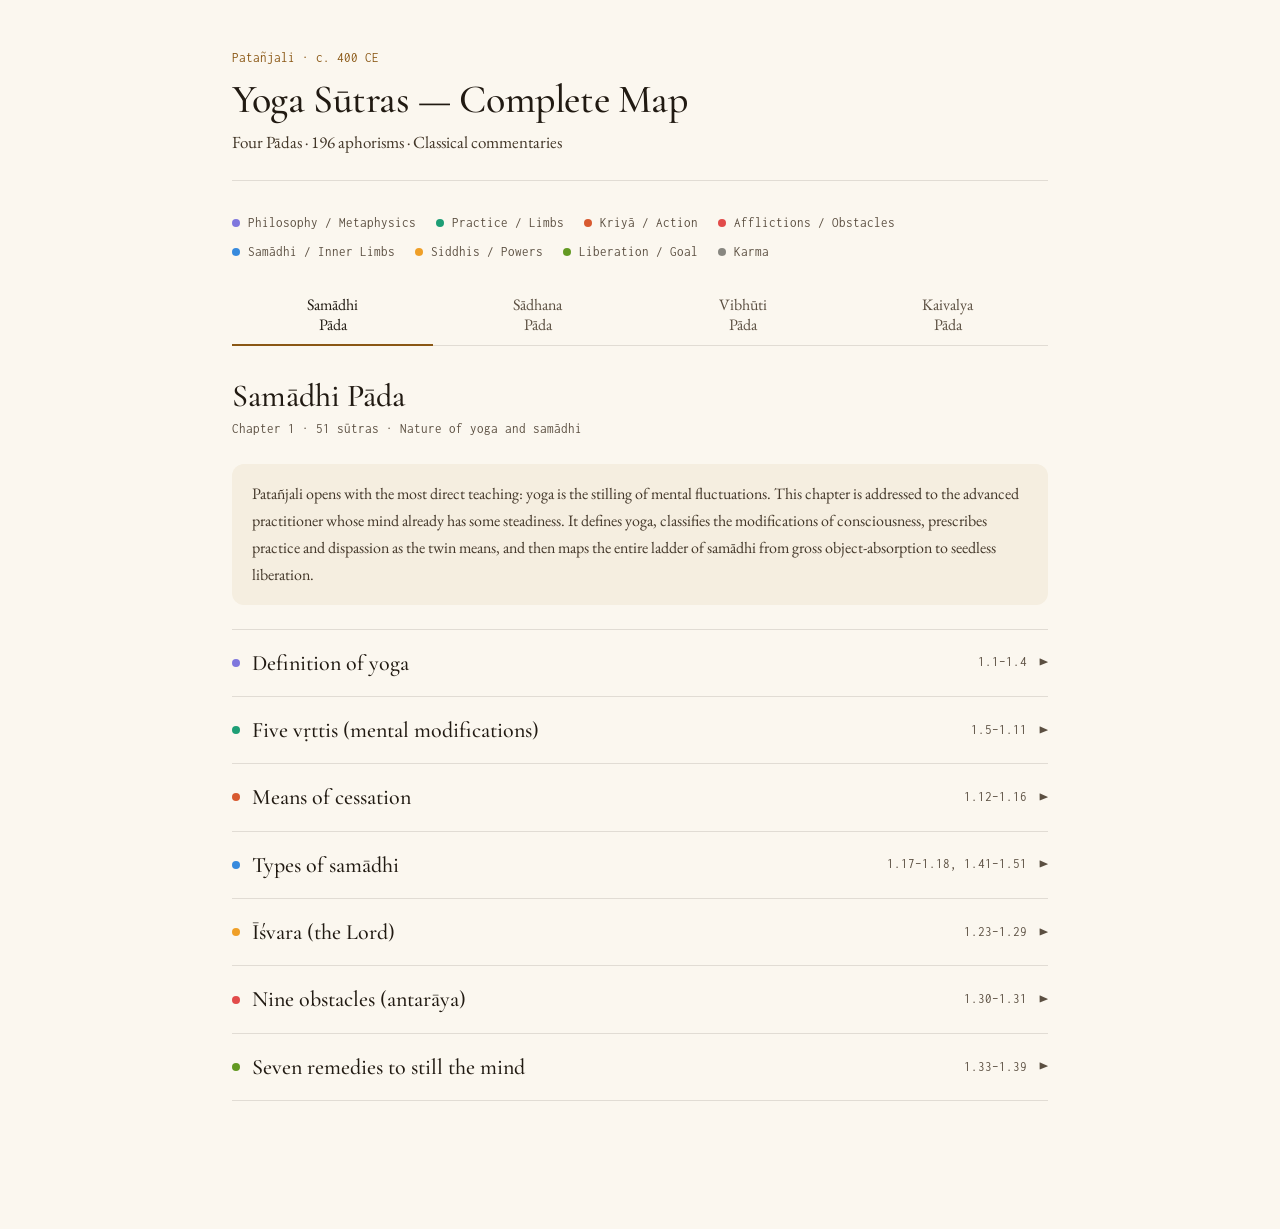
<file: Temp/patanjali_yoga_sutras_complete_map_2.html>
<!DOCTYPE html>
<html lang="en">
<head>
<meta charset="UTF-8">
<meta name="viewport" content="width=device-width, initial-scale=1.0">
<title>Patañjali's Yoga Sūtras — Complete Map</title>
<link rel="preconnect" href="https://fonts.googleapis.com">
<link rel="preconnect" href="https://fonts.gstatic.com" crossorigin>
<link href="https://fonts.googleapis.com/css2?family=EB+Garamond:ital,wght@0,400;0,500;1,400&family=Cormorant+Garamond:wght@500&family=Inconsolata:wght@400;500&display=swap" rel="stylesheet">
<link rel="stylesheet" href="../assets/css/map-theme.css?v=20261128">
</head>
<body>
<div id="app-shell">
  <header class="site-header">
    <div class="eyebrow">Patañjali · c. 400 CE</div>
    <h1>Yoga Sūtras — Complete Map</h1>
    <div class="subtitle">Four Pādas · 196 aphorisms · Classical commentaries</div>
  </header>
  <div id="app"></div>
</div>

<script src="../assets/js/map-core.js"></script>
<script>
const COMS = [
    {key:'v',  name:'Vyāsa · Yoga Bhāṣya'},
    {key:'s',  name:'Śaṅkara · Vivaraṇa'},
    {key:'vm', name:'Vācaspati Miśra · Tattva-Vaiśāradī'},
    {key:'vb', name:'Vijñāna-Bhikṣu · Yoga-Vārttika'},
    {key:'bg', name:'Bhoja · Rāja-Mārtaṇḍa'}
  ];
const LEGEND = [
  {color:C.purple, label:'Philosophy / Metaphysics'},
  {color:C.teal,   label:'Practice / Limbs'},
  {color:C.coral,  label:'Kriyā / Action'},
  {color:C.red,    label:'Afflictions / Obstacles'},
  {color:C.blue,   label:'Samādhi / Inner Limbs'},
  {color:C.amber,  label:'Siddhis / Powers'},
  {color:C.green,  label:'Liberation / Goal'},
  {color:C.gray,   label:'Karma'}
];
const data=[
{pada:"Samādhi Pāda",sub:"Chapter 1 · 51 sūtras · Nature of yoga and samādhi",ref:"YS 1.1–1.51",
intro:"Patañjali opens with the most direct teaching: yoga is the stilling of mental fluctuations. This chapter is addressed to the advanced practitioner whose mind already has some steadiness. It defines yoga, classifies the modifications of consciousness, prescribes practice and dispassion as the twin means, and then maps the entire ladder of samādhi from gross object-absorption to seedless liberation.",
branches:[
{name:"Definition of yoga",ref:"1.1–1.4",color:C.purple,children:[
{n:"Yogaś citta-vṛtti-nirodhaḥ",d:"Yoga is the cessation of the modifications of mind",r:"1.2",
det:{
c:"This is the foundational definition. <em>Citta</em> is the entire inner instrument — buddhi (intellect), ahaṃkāra (ego), and manas (lower mind) taken together. <em>Vṛtti</em> means a turning, a wave, a mode in which citta takes shape. <em>Nirodha</em> is restraint, suppression, stilling — not destruction of the mind but the cessation of its tendency to morph into objects. When the lake stops rippling, the moon is reflected truly; likewise, when citta stops turning into vṛttis, puruṣa stands revealed.",
ex:"Watching a sunset and gradually becoming the watching itself — thoughts about the day, judgments about the colors, plans for tomorrow all subside. What remains is bare awareness. That progressive thinning of mental waves toward absolute stillness is what Patañjali names yoga.",
v:"Vyāsa explains that 'yoga is samādhi,' and samādhi is a property of citta in all its stages. Citta has five stages — kṣipta (restless), mūḍha (dull), vikṣipta (distracted), ekāgra (one-pointed), niruddha (restrained). Only the last two qualify as yoga; the first three produce false samādhi.",
vm:"Vācaspati Miśra emphasizes that <em>sarva-vṛtti-nirodha</em> — restraint of all vṛttis without exception — is intended; partial cessation is merely concentration on one object, not yoga proper.",
vb:"Vijñānabhikṣu insists nirodha does not mean the mind becomes void; rather, citta returns to its causal state (kāraṇa-avasthā) in prakṛti while consciousness rests in itself."
}},
{n:"Tadā draṣṭuḥ svarūpe'vasthānam",d:"Then the seer abides in its own nature",r:"1.3",
det:{
c:"When vṛttis cease, the <em>draṣṭā</em> (seer, puruṣa) no longer appears mixed with citta's modifications. Puruṣa was never actually changed — but as long as the mind churned, consciousness appeared to take the shape of those churnings. With stillness, awareness rests as itself: pure, witnessing, contentless luminosity.",
ex:"A clear mirror reflects whatever is placed before it and seems to 'become' that thing. Remove the objects, wipe the mirror — and the mirror simply is itself, reflecting nothing but its own clarity. The 'self' was always there; only the borrowed forms drop away.",
v:"Vyāsa: at the time of nirodha, puruṣa is established as <em>citi-mātra</em> — pure awareness only. In other states it appears assimilated to vṛttis (sārūpya), as if it had become them.",
s:"Śaṅkara (in the Vivaraṇa attributed to him) clarifies that 'abiding in own nature' is not a new attainment — puruṣa has never lost its nature; the phrase only marks the cessation of an apparent loss.",
vb:"Vijñānabhikṣu: this is liberation experienced even while embodied (jīvanmukti) — the seer's self-luminosity is no longer occluded by the colored mind."
}},
{n:"Vṛtti-sārūpyam itaratra",d:"Otherwise, identification with the modifications",r:"1.4",
det:{
c:"<em>Itaratra</em> means 'at other times' — outside the state of nirodha. Then puruṣa appears to assume the form (sārūpya) of whatever vṛtti is active. This is the diagnosis of bondage: not that the seer is actually transformed, but that it falsely appears to be transformed, like a crystal seeming red beside a red flower.",
ex:"You see a friend, the mind takes the form 'friend,' and you experience yourself as 'the one who sees a friend.' The pure witness has been overlaid with the cognition. Anger arises and you say 'I am angry' — sārūpya in action.",
v:"Vyāsa uses the famous crystal analogy: as a clear crystal seems to take on the color of objects placed near it, so puruṣa seems to take on the form of citta's vṛttis without itself changing.",
vm:"Vācaspati: the apparent identification arises from beginningless avidyā; it is not real but is experientially undeniable until viveka dawns."
}}
]},
{name:"Five vṛttis (mental modifications)",ref:"1.5–1.11",color:C.teal,children:[
{n:"Kliṣṭa / Akliṣṭa",d:"Each vṛtti is either painful or non-painful",r:"1.5",
det:{
c:"All five vṛttis are classed twofold: <em>kliṣṭa</em> (afflicted, fed by the five kleśas of avidyā, asmitā, rāga, dveṣa, abhiniveśa) and <em>akliṣṭa</em> (unafflicted, conducive to viveka). The same act of memory or inference can be either, depending on whether it strengthens or weakens the kleśas.",
ex:"Remembering a slight and rehearsing the grievance — kliṣṭa smṛti. Remembering a teacher's instruction in order to apply it — akliṣṭa smṛti. The vṛtti type is identical (memory); only its alliance differs.",
v:"Vyāsa: kliṣṭa vṛttis are the field where afflictions grow; akliṣṭa vṛttis oppose the guṇas' outward thrust and lead toward discrimination. Both arise even within a single mind; akliṣṭa ones survive within streams of kliṣṭa flow, like grain among weeds.",
vm:"Vācaspati: 'unafflicted' does not mean free of all guṇas — it means not nourishing afflictions. They still arise from sattva-predominant citta and are dropped only at the very end."
}},
{n:"Pramāṇa (valid knowledge)",d:"Pratyakṣa (direct perception), Anumāna (inference), Āgama (testimony)",r:"1.7",
det:{
c:"Patañjali accepts three valid means of knowledge. <em>Pratyakṣa</em> is the vṛtti that arises from sense-contact with an object, primarily grasping its specific (viśeṣa) features. <em>Anumāna</em> is the vṛtti based on a relation (like smoke and fire) that grasps the general (sāmānya). <em>Āgama</em> is the vṛtti that arises from the words of a trustworthy speaker conveying what cannot be perceived or inferred.",
ex:"Pratyakṣa: seeing the cup on the table. Anumāna: seeing footprints in the snow and inferring someone walked here. Āgama: knowing about distant galaxies from astronomers' reports, or about subtle truths from the Upaniṣads.",
v:"Vyāsa defines each carefully and notes that āgama is valid only when the speaker has direct knowledge and is free from intent to deceive — hence the special status of the Veda and of the realized teacher.",
vb:"Vijñānabhikṣu adds that yogi-pratyakṣa (yogic perception) is included under pratyakṣa; it grasps even subtle and remote objects directly."
}},
{n:"Viparyaya (misconception)",d:"False knowledge not based on the real form of the object",r:"1.8",
det:{
c:"<em>Viparyaya</em> is mithyā-jñāna — knowledge that contradicts what is actually there. It will be corrected by a later cognition. Patañjali later identifies the five kleśas themselves as forms of viparyaya, making this vṛtti the cognitive root of bondage.",
ex:"Seeing a coiled rope in dim light and perceiving 'snake!' — the perception is real, the knowledge is false. The famous Vedānta example, also used by yoga commentators. So too: identifying the body as the self.",
v:"Vyāsa: viparyaya is the same as the five kleśas described in chapter 2. It is dispelled by viveka, which is the true knowledge of the seer's distinction from the seen.",
s:"Śaṅkara (Vivaraṇa): false cognition has positive content; it is not mere absence of knowledge but a misplacement of one thing's identity onto another (adhyāsa)."
}},
{n:"Vikalpa (verbal delusion)",d:"Knowledge from words without a corresponding reality",r:"1.9",
det:{
c:"<em>Vikalpa</em> follows on words and conceptual constructions but has no actual referent. It is neither true (no real object) nor demonstrably false (the words make sense). Patañjali singles this out as a distinctive Indian category — meaningful conceptual play without ontological backing.",
ex:"'The consciousness of puruṣa' — grammatically two things are linked, but puruṣa <em>is</em> consciousness; there is no genuine relation. Or: 'a barren woman's son,' 'the horns of a hare' — meaningful in language, vacant in reality.",
v:"Vyāsa: vikalpa pervades ordinary language and even sacred texts; the practitioner must learn to discern when words point to realities and when they only construct mental forms.",
vm:"Vācaspati: imagination, planning, hypothetical thinking, mathematics — all involve vikalpa. Useful in the world but to be transcended in the highest samādhi."
}},
{n:"Nidrā (sleep)",d:"Modification based on absence of content — tamas vṛtti",r:"1.10",
det:{
c:"Sleep is itself a vṛtti — not absence of mind but a mental modification whose content is absence of waking content. We know sleep was a vṛtti because on waking we recall 'I slept well, I knew nothing' — that recollection requires that something was experienced and registered.",
ex:"After deep dreamless sleep, you awake refreshed and report 'I slept well.' Memory presupposes prior cognition; therefore even dreamless sleep is a cognition — of nothing-ness, dominated by tamas.",
v:"Vyāsa: the sleep-vṛtti has tamas as its support, with sattva and rajas dormant. To be still in samādhi, even sleep must be transcended; otherwise yogis confuse deep sleep with samādhi.",
vb:"Vijñānabhikṣu warns sharply against this confusion. Sleep is unconscious and saṃskāra-producing; samādhi is supremely conscious and saṃskāra-dissolving."
}},
{n:"Smṛti (memory)",d:"Non-loss of experienced objects — saṃskāra-based recall",r:"1.11",
det:{
c:"<em>Smṛti</em> is the vṛtti of not losing what has been previously experienced. Every experience deposits a saṃskāra; that latent trace, when activated by similar conditions, generates a memory-vṛtti resembling the original. All four other vṛttis can become memory.",
ex:"You meet someone after years and a flood of past scenes returns — those saṃskāras were dormant; the present cue triggered them. Memory of perception (face), inference (their habits), testimony (what others said about them), wrong knowledge (your old misjudgment), or even sleep ('we slept in the same room')—all become smṛti.",
v:"Vyāsa: memory is twofold — bhāvitasmartavyā (of an experienced object) and abhāvita (in dreams, where memory rearranges fragments). Both are vṛttis to be stilled.",
vm:"Vācaspati: smṛti is a peculiar vṛtti because its object is not present yet appears as present — this is its distinguishing trait."
}}
]},
{name:"Means of cessation",ref:"1.12–1.16",color:C.coral,children:[
{n:"Abhyāsa (practice)",d:"Persistent effort to still the mind, done long, without break, with devotion",r:"1.12–14",
det:{
c:"<em>Abhyāsa</em> is the effort directed at sthiti — steadiness in the chosen state of cessation. Patañjali specifies three conditions for abhyāsa to become firmly grounded (dṛḍha-bhūmi): it must be (1) for a long time, (2) without interruption, and (3) attended with reverence and earnestness. Drop any of the three and the practice never takes root.",
ex:"Meditation done daily for ten minutes for three months produces effect; the same hours done in two weekend marathons does not. The mind is a field; saṃskāras are seeds; only steady, reverent watering across seasons produces a stable harvest.",
v:"Vyāsa: practice is the operation aimed at the river of citta flowing toward kaivalya, against its natural flow toward worldly objects. The river of mind has two channels — outward toward saṃsāra, inward toward viveka. Abhyāsa narrows the worldly channel and widens the liberating one.",
vm:"Vācaspati emphasizes <em>satkāra</em> (reverence) — practice without devotion becomes mechanical and produces little fruit; reverence keeps the inner orientation right.",
vb:"Vijñānabhikṣu compares it to grinding sandalwood — every stroke seems to add nothing, yet eventually fragrance fills the room. Effects accumulate beneath visibility."
}},
{n:"Vairāgya (detachment)",d:"Non-thirst for seen and heard objects",r:"1.15",
det:{
c:"<em>Vairāgya</em> is vaśīkāra-saṃjñā — the consciousness of mastery — toward objects either directly perceived (dṛṣṭa, like food and partners) or learned about through tradition (ānuśravika, like heaven and divine pleasures). The mind is no longer pulled by craving, aversion, or even curiosity for these. Practice (positive movement) and detachment (negative movement) work as the two wings of the same bird.",
ex:"Not 'I cannot have it' (suppression), nor 'I despise it' (aversion), but 'I see what it is, and the mind is no longer drawn.' Like a once-loved sweet that, after illness, simply no longer tempts — without struggle.",
v:"Vyāsa lists four stages: yatamāna (attempting), vyatireka (sorting which senses are still hooked), ekendriya (only mental craving remains), vaśīkāra (full mastery, mind unmoved even when objects appear).",
vm:"Vācaspati: vairāgya is not a state of dullness or disgust, but of clarity — one sees the defects in objects (impermanence, suffering, dependence) and the mind naturally turns away."
}},
{n:"Para-vairāgya",d:"Supreme detachment — desirelessness even of guṇas, through puruṣa-knowledge",r:"1.16",
det:{
c:"Higher than ordinary vairāgya is <em>para-vairāgya</em>: dispassion toward the very guṇas (sattva, rajas, tamas) — the building blocks of all experience. This arises only from direct discernment of puruṣa as utterly distinct from prakṛti. The yogi no longer wants liberation as something to acquire; the very impulse toward attainment dissolves.",
ex:"Lower vairāgya: 'I no longer crave wealth or pleasure.' Para-vairāgya: 'Even the subtle joy of meditation, even the sense of being a meditator, holds no grip.' This is the vairāgya of the seer who has nothing left to gain.",
v:"Vyāsa: this is the indispensable condition for asamprajñāta samādhi. Without it, the mind clings even to the bliss of samādhi and slides back.",
vb:"Vijñānabhikṣu: para-vairāgya is itself a fruit of jñāna; it cannot be cultivated directly. One pursues lower vairāgya and viveka; para-vairāgya dawns of itself."
}}
]},
{name:"Types of samādhi",ref:"1.17–1.18, 1.41–1.51",color:C.blue,sub:[
{name:"Samprajñāta (with seed)",ref:"1.17, 1.42–1.50",children:[
{n:"Savitarka",d:"Absorption with gross object + word + meaning mixed",r:"1.42",
det:{
c:"In <em>savitarka</em> samādhi, the gross object (sthūla) is held in awareness along with its name (śabda), its meaning (artha), and the cognition (jñāna) of it — three elements blended in one cognitive field. The yogi knows 'cow,' the word 'cow,' and the cognition 'cow' as undifferentiated unity.",
ex:"Concentrating on a clay pot: the object, the word 'pot,' and the conceptual idea of pot all arise together as one absorption. The mind is steady on the object but not yet free from verbal-conceptual overlay.",
v:"Vyāsa: this is the lowest grade of samprajñāta. Word, object, and idea normally appear conflated in ordinary cognition; here that conflation persists but the mind no longer wanders.",
vm:"Vācaspati clarifies that vitarka is the contemplation directed at gross elements (mahābhūtas) — earth, water, fire, air, ākāśa — and at sense-organs."
}},
{n:"Nirvitarka",d:"Memory purified — object shines without conceptual overlay",r:"1.43",
det:{
c:"In <em>nirvitarka</em>, smṛti is purified (smṛti-pariśuddhi) — the deposits of word and meaning fall away. Citta becomes 'as if empty of its own form,' and the gross object alone shines forth in its bare suchness. This is direct yogic perception of the object.",
ex:"The pot is now apprehended without the word 'pot' interposing, without comparisons, without past associations — only the object's own immediate reality. Like seeing a flower without the running commentary of botanical labels.",
v:"Vyāsa describes this as svarūpa-śūnyam iva — the mind appears emptied of its self-form, becoming a transparent medium through which the object's own form alone radiates.",
vb:"Vijñānabhikṣu: this stage gives the yogi direct insight into the constitution of gross matter — the actual particulate nature of bodies, hidden from ordinary sense."
}},
{n:"Savicāra",d:"Absorption on subtle elements (tanmātras) with reflection",r:"1.44",
det:{
c:"<em>Savicāra</em> turns saṃyama on the subtle elements (sūkṣma) — tanmātras (sound, touch, form, taste, smell as pure essences) and the inner instrument (antaḥkaraṇa). Reflection (vicāra) on the subtle is still mixed with notions of space, time, and causation.",
ex:"Instead of meditating on the gross flame (fire as object), the yogi contemplates the tanmātra of light/heat itself — the subtle essence that, combined, gives the gross flame its quality. Time and place still frame the contemplation.",
v:"Vyāsa: vicāra extends to all subtle realities, including the principle of mahat (the cosmic intellect) and ahaṃkāra. These are objects only available in deep samādhi, not to ordinary perception.",
vm:"Vācaspati: the difference between vitarka and vicāra is the difference between the visible and the invisible — both are objects, but at different ontological depths."
}},
{n:"Nirvicāra",d:"Reflection ceases — inner luminosity (adhyātma-prasāda)",r:"1.47",
det:{
c:"In <em>nirvicāra</em>, even the reflective overlay drops; the subtle object shines without the framing of space-time-cause. Patañjali calls the result <em>adhyātma-prasāda</em> — clarity of the inner self, when the citta becomes pure transparency.",
ex:"Where savicāra still 'thinks about' the subtle, nirvicāra 'is' it — the meditator becomes the field in which the tanmātra simply is, with no cognitive distance. Like crystal placed against a colored cloth taking on the cloth's hue without effort.",
v:"Vyāsa: at this level the yogi gains <em>ṛtaṃbharā prajñā</em> — wisdom that bears truth, never erroneous, of an entirely different order from inferential or testimonial knowledge (1.48–49).",
vb:"Vijñānabhikṣu: ṛtaṃbharā prajñā differs from ordinary knowledge as direct perception differs from hearsay — it grasps particulars exactly as they are, beyond conceptual generalization."
}},
{n:"Sānanda",d:"Absorption with bliss as object",r:"1.17",
det:{
c:"<em>Sānanda</em> samādhi takes inner bliss (ānanda) — characteristic of sattva-predominant inner instrument — as its object. The senses cease their outward grasp; the joy that pervades the calm citta is the content of awareness.",
ex:"Often arises spontaneously after long meditation: an unmistakable sweetness pervades the body and mind. The danger is that the yogi mistakes this bliss for the goal and stops there.",
v:"Vyāsa: the inner instrument here is sāttvika and produces a quality of sukha that the yogi may identify with as 'I am happy.' This is still subtle ego-identification.",
vm:"Vācaspati notes that bliss-absorption is the trap of many practitioners; it must be transcended into asmitā-samādhi and beyond."
}},
{n:"Sāsmitā",d:"Absorption with pure I-sense as object",r:"1.17",
det:{
c:"<em>Sāsmitā</em> takes the bare 'I am' — pure asmitā, the sense of being a unified subject — as object. This is the subtlest samprajñāta level; only the trace of subjectivity remains, with no further objective content.",
ex:"Beyond all thoughts, beyond bliss, there remains a feeling: 'I am.' That bare witness-sense, isolated and contemplated, is sāsmitā. It is not yet liberation — for to take 'I am' as object presupposes a witness who is more original still.",
v:"Vyāsa: sāsmitā is the boundary of samprajñāta; the next step removes even this final cognitive prop, opening into asamprajñāta.",
vb:"Vijñānabhikṣu: the careful yogi distinguishes asmitā (false I-sense identifying with buddhi) from puruṣa (true seer); the former is the object of sāsmitā samādhi, the latter is what shines when even sāsmitā dissolves."
}}
]},
{name:"Asamprajñāta / Nirbīja (seedless)",ref:"1.18, 1.51",children:[
{n:"Asamprajñāta",d:"All vṛttis cease — only saṃskāras remain",r:"1.18",
det:{
c:"<em>Asamprajñāta</em> samādhi has no cognitive object. It is reached by the practice of cessation (virāma-pratyaya): when all active vṛttis subside, only the seeds (saṃskāras) of past experience remain in citta. There is no perception, no inference, no bliss-absorption — only the empty residue of latent traces.",
ex:"Imagine clearing a desk of every paper: the desk is empty, but the grain of the wood (its history) remains. So too in asamprajñāta — the surface is still, the deep impressions are not yet erased.",
v:"Vyāsa: this is reached by para-vairāgya. It is not a void, but a state where citta has reverted to its causal condition; only the seed-saṃskāras of nirodha itself remain operative.",
vm:"Vācaspati: in this state the yogi appears like a dead person to outside observers — no breath, no movement — but is in fact in the highest cognitive purity."
}},
{n:"Nirbīja samādhi",d:"Even saṃskāras of samādhi are restrained — seedless liberation",r:"1.51",
det:{
c:"<em>Nirbīja</em> means 'without seed.' When even the saṃskāras produced by nirodha are restrained — when the very tendency to nirodha exhausts itself — the cycle ends. There is nothing left to sprout future cittas. This is kaivalya from the Samādhi Pāda's perspective.",
ex:"The fire that burns the fuel finally consumes itself. The last saṃskāra (of the practice that brought nirodha) is also extinguished. What remains is puruṣa alone, established in itself.",
v:"Vyāsa concludes the Samādhi Pāda here: when the citta has burnt all its seeds, puruṣa is liberated, and yoga has done its work.",
vb:"Vijñānabhikṣu: nirbīja samādhi is identical with the dharma-megha samādhi of 4.29 — the same culminating state described from different angles in different chapters."
}}
]}
]},
{name:"Īśvara (the Lord)",ref:"1.23–1.29",color:C.amber,children:[
{n:"Īśvara-praṇidhāna",d:"Surrender to Īśvara as alternative path to samādhi",r:"1.23",
det:{
c:"Patañjali offers <em>Īśvara-praṇidhāna</em> — devotional surrender to the Lord — as an alternative direct route to samādhi, parallel to the abhyāsa-vairāgya path. For temperaments inclined to devotion, this single means suffices; one need not laboriously climb every step.",
ex:"Like a passenger on a ship who simply trusts the captain rather than learning navigation, the devotee surrenders the ego's project of self-liberation. The Lord then becomes both refuge and the inner remover of obstacles.",
v:"Vyāsa: praṇidhāna is a special kind of devotion — bhakti-viśeṣa — in which the yogi offers all actions and their fruits to the Lord. The Lord, pleased, draws the yogi swiftly to samādhi.",
vm:"Vācaspati: praṇidhāna is not mere ritual; it is the inward orientation by which the entire stream of one's intentions flows toward Īśvara as anchor.",
vb:"Vijñānabhikṣu: this is the most powerful of all means; it is mentioned again in 2.1 and 2.45 because of its importance across all stages."
}},
{n:"Kleśa-karma-vipāka-āśayaiḥ aparāmṛṣṭaḥ",d:"Īśvara is untouched by afflictions, actions, results, and latencies",r:"1.24",
det:{
c:"Patañjali's Īśvara is a special puruṣa (puruṣa-viśeṣa) — never touched by kleśas (afflictions), karma (actions producing future), vipāka (their fruition), or āśaya (the latent storehouse of saṃskāras). All other puruṣas have been bound by these in some past time; Īśvara never was.",
ex:"Where ordinary liberated beings have escaped bondage they once had, Īśvara is eternally and intrinsically free — like a king born to royalty rather than one who attained it through conquest.",
v:"Vyāsa: this distinguishes Īśvara from both the ordinary jīva and the liberated jīvanmukta. Liberation is for jīvas a return after wandering; for Īśvara it is original and inalienable.",
s:"Śaṅkara (Vivaraṇa): Īśvara's omniscience is not acquired but eternal; his knowledge of dharma and adharma is unbroken across cosmic cycles.",
vb:"Vijñānabhikṣu: Īśvara has a sāttvika body of pure sattva that he assumes by his own will to compassion, in order to teach the original yogis at the dawn of each cycle."
}},
{n:"Praṇava (OṂ)",d:"OṂ is the designator of Īśvara — its repetition removes obstacles",r:"1.27–28",
det:{
c:"<em>Praṇava</em> (OṂ) is the verbal designator (vācaka) of Īśvara. The relation between word and named is eternal — like that of father and son in convention, but here primordial. Its repetition (japa) accompanied by reflection on its meaning (artha-bhāvanam) becomes a powerful sādhana.",
ex:"Repeating OṂ while contemplating Īśvara's nature combines two streams: the vibration steadies the body-mind, and the meaning lifts attention beyond the syllable. Together, they dissolve the obstacles described in the next sūtras.",
v:"Vyāsa: japa alone is mechanical; meaning-contemplation alone is dry; their combination produces both the calming and the illuminating effect.",
vm:"Vācaspati: the eternality of OṂ–Īśvara connection is established in śruti; it is not a human convention but the natural sound-form of the divine.",
vb:"Vijñānabhikṣu: praṇava-japa is recommended as the universal practice — suitable to all temperaments, applicable in all conditions, the safest and surest sādhana."
}}
]},
{name:"Nine obstacles (antarāya)",ref:"1.30–1.31",color:C.red,children:[
{n:"Vyādhi",d:"Disease",r:"1.30",
det:{
c:"<em>Vyādhi</em> is bodily illness arising from imbalance of the doṣas (vāta, pitta, kapha). It distracts the mind through pain and weakness, blocking sustained practice. The yogi must care for bodily health as a foundation, not as an end.",
ex:"Chronic indigestion or insomnia disrupts every meditation session. Patañjali later prescribes prāṇāyāma and lifestyle observances precisely to address these substrates.",
v:"Vyāsa: vyādhi disturbs the equilibrium of the body, which in turn disturbs prāṇa, which in turn agitates citta. The chain runs from gross to subtle.",
vm:"Vācaspati: even minor illness undermines concentration; the yogi adopts moderate diet and regimen as preventive medicine."
}},
{n:"Styāna",d:"Dullness / mental inertia",r:"1.30",
det:{
c:"<em>Styāna</em> is the heaviness or inactivity of the mind — it knows what to do but cannot rouse itself to do it. Tamas predominates; the will is weighed down.",
ex:"The yogi sits to meditate, the timer is set, the cushion is ready — and the mind simply will not engage. There is no opposition, only fog. This is styāna, distinct from positive resistance.",
v:"Vyāsa: styāna is akarmaṇyatā — unfitness for action of the inner instrument; the mind has lost its edge.",
vb:"Vijñānabhikṣu: styāna is countered by stimulating sattva — fresh air, light exercise, brief change of object."
}},
{n:"Saṃśaya",d:"Doubt",r:"1.30",
det:{
c:"<em>Saṃśaya</em> is the wavering between two contradictory possibilities — 'is this practice effective or not? is the goal real or not?' — a mental modification that paralyzes commitment.",
ex:"Halfway through a long retreat, the practitioner starts wondering if the teaching is correct, if results will come, if the time is wasted. This pendulum motion of mind is saṃśaya.",
v:"Vyāsa: doubt is dispelled only by śraddhā (faith) born of small confirming experiences — not by argument alone.",
vm:"Vācaspati: doubt has its place in inquiry; it becomes an obstacle only when it persists past the point where evidence has been gathered."
}},
{n:"Pramāda",d:"Carelessness",r:"1.30",
det:{
c:"<em>Pramāda</em> is heedlessness — failure to maintain the means of samādhi when one knows them. It is not ignorance but inattention; the practitioner becomes lax even with full knowledge of what is required.",
ex:"Skipping the morning sit because of a pleasant distraction; eating heavily before practice though knowing the consequences. Pramāda is the leak that empties the vessel slowly.",
v:"Vyāsa: pramāda is the absence of the cultivation of the means; it is the soil in which the other obstacles take root."
}},
{n:"Ālasya",d:"Laziness",r:"1.30",
det:{
c:"<em>Ālasya</em> is bodily and mental heaviness that resists effort — distinct from styāna in being more physical, more inertial. The body itself becomes reluctant; the practitioner postpones, delays, returns to bed.",
ex:"The alarm rings for early practice; the body refuses, sleep returns. This is ālasya — the gravitational pull of tamas on the limbs.",
v:"Vyāsa: ālasya is heaviness of body and mind alike, born of an excess of kapha or rich food; it is countered by tapas."
}},
{n:"Avirati",d:"Sensual indulgence",r:"1.30",
det:{
c:"<em>Avirati</em> is non-detachment — the active craving for sense-objects that pulls the mind outward at every opportunity. It is the opposite of vairāgya and the most persistent of the obstacles.",
ex:"The yogi sits to meditate, and the mind serves up images of food, partners, entertainment, success. The pull is relentless until vairāgya is cultivated.",
vm:"Vācaspati: avirati is the obstacle that returns even after long practice; one must guard it by withdrawing the senses (pratyāhāra) and reflecting on the defects of objects."
}},
{n:"Bhrānti-darśana",d:"False perception",r:"1.30",
det:{
c:"<em>Bhrānti-darśana</em> is misperception of the path itself — taking a lesser experience for the goal, a sign for substance, a stage for the destination. It is doctrinally dangerous because it produces false confidence.",
ex:"A vision of light arises in meditation, the practitioner concludes 'this is samādhi,' stops the deeper practice, and declares attainment. Bhrānti-darśana ossifies into spiritual pride.",
v:"Vyāsa: this is the trap of mistaken cognition specifically about the means and goal of yoga; it is corrected only by the trustworthy guidance of teacher and śāstra."
}},
{n:"Alabdha-bhūmikatva",d:"Failure to attain ground",r:"1.30",
det:{
c:"<em>Alabdha-bhūmikatva</em> is the inability to reach the next stage of samādhi despite practice. The previous stage was attained, but progress halts; one cannot break through to the higher level.",
ex:"The practitioner has stable concentration but cannot progress to true dhyāna; or has glimpses of samprajñāta but cannot stabilize. The ground above remains out of reach.",
vb:"Vijñānabhikṣu: this obstacle is overcome by intensification of practice and especially by Īśvara-praṇidhāna, which clears subtle resistances."
}},
{n:"Anavasthitatva",d:"Instability — slipping from ground gained",r:"1.30",
det:{
c:"<em>Anavasthitatva</em> is loss of attained ground — the higher stage was reached but cannot be held. Each session begins from scratch; gains slip through the fingers.",
ex:"A retreat produces deep states; back home, ordinary distractions pull the mind down to its old level within days. Anavasthitatva is the failure to consolidate.",
v:"Vyāsa: stable ground is achieved only by long uninterrupted practice with reverence (echoing 1.14); without these conditions, gains will slip."
}},
{n:"Companions of obstacles",d:"Suffering, depression, body trembling, disturbed breathing",r:"1.31",
det:{
c:"Patañjali lists four <em>antarāya-sahabhuvaḥ</em>: duḥkha (subjective suffering), daurmanasya (frustration of unfulfilled desire, depression), aṅgam-ejayatva (involuntary tremor of the body), śvāsa-praśvāsa (irregular inhalation-exhalation). These are not separate obstacles but the symptomatic constellation that announces obstacles are active.",
ex:"After a session disrupted by obstacles, one notices: the body felt restless, breath was shallow and uneven, mood sank, a vague sorrow lingered. These four are the signature; the obstacles themselves are the cause.",
vm:"Vācaspati: the practitioner uses these four as diagnostic — when they appear, an obstacle is present; the remedies of 1.32–39 should be applied immediately."
}}
]},
{name:"Seven remedies to still the mind",ref:"1.33–1.39",color:C.green,children:[
{n:"Maitrī, karuṇā, muditā, upekṣā",d:"Friendliness, compassion, joy, equanimity toward happy/unhappy/virtuous/wicked",r:"1.33",
det:{
c:"Patañjali's famous <em>brahma-vihāras</em>: cultivate friendliness (maitrī) toward the happy, compassion (karuṇā) toward the suffering, sympathetic joy (muditā) toward the virtuous, and equanimity (upekṣā) toward the wicked. This four-fold disposition purifies citta of the four poisonous reactions — envy, cruelty, jealousy, and indignation.",
ex:"A colleague gets a promotion: the natural reaction may be envy; cultivate maitrī. A stranger is suffering: avoid pity that distances; cultivate karuṇā. Someone behaves virtuously: replace competitive comparison with muditā. A wrongdoer cannot be reformed: instead of moral outrage, settle into upekṣā that neither approves nor obsesses.",
v:"Vyāsa: these are not occasional moods but bhāvanā — sustained mental cultivations that reshape the citta's default reactions. Done long enough, they become spontaneous.",
vm:"Vācaspati: the four pair the four kinds of beings (happy, suffering, virtuous, vicious) with the four right responses; misapplied, each reaction itself becomes a kleśa."
}},
{n:"Prāṇāyāma",d:"Exhalation and retention of breath",r:"1.34",
det:{
c:"Patañjali offers <em>pracchardana-vidhāraṇābhyām vā prāṇasya</em> — extended exhalation and retention of prāṇa — as a calming method. The mind and breath are coupled; lengthening the out-breath quiets the autonomic system and the citta with it.",
ex:"Slow, complete exhalation followed by gentle holding before the next inhale. Done repeatedly, this drops the heart rate, slows mental traffic, and produces a clear pre-meditative steadiness.",
v:"Vyāsa: this is a preliminary form of prāṇāyāma — the full eight-limbed treatment comes in chapter 2. Here it is offered as an immediate remedy when the mind is agitated."
}},
{n:"Viṣayavatī pravṛttiḥ",d:"Higher sensory activity that steadies the mind",r:"1.35",
det:{
c:"<em>Viṣayavatī pravṛtti</em>: cultivating extraordinary sense-perceptions — divine smell at the tip of the nose, divine taste at the tongue's tip, etc. — by saṃyama on those locations. The arising of such subtle perceptions confirms the mind's capacity, and that confirmation steadies practice.",
ex:"The practitioner contemplates the tip of the nose; in time, a subtle fragrance arises. This is not the goal but a sign — and the unmistakable arising of an unusual sensory event banishes doubt and stabilizes the mind.",
vm:"Vācaspati: such perceptions are signs that the citta has become sūkṣma — capable of contacting subtle realities; the yogi gains śraddhā from them but does not chase them."
}},
{n:"Viśokā jyotiṣmatī",d:"Sorrowless luminous state",r:"1.36",
det:{
c:"<em>Viśokā jyotiṣmatī</em>: meditation on the inner sorrowless light — the sāttvika illumination at the heart-lotus, free from rajas and tamas. The mind, taking this luminosity as object, becomes itself luminous and grief-free.",
ex:"Visualizing a steady inner flame in the heart, brilliant and unflickering, the practitioner identifies with that light's quality of sorrowless clarity. Over time the citta acquires that same character.",
v:"Vyāsa: the heart-lotus is the seat of citta; the meditator focuses there and the buddhi becomes radiant. This is also a stage of sāsmitā samādhi."
}},
{n:"Vīta-rāga viṣayam",d:"Mind taking as object one free from attachment",r:"1.37",
det:{
c:"<em>Vīta-rāga</em> means 'one whose passion is gone.' Meditation on the mind of a great sage, saint, or jīvanmukta — one whose citta is utterly free of craving — transmits its quality to one's own citta.",
ex:"Holding the image and qualities of one's guru, or of an exemplar like the Buddha or Yājñavalkya, and absorbing the dispassionate clarity that radiates from such a being. Mind takes the shape of what it dwells on.",
vm:"Vācaspati: this is a form of bhāvanā that uses an external sāttvika object; the yogi is uplifted by association in subtle space."
}},
{n:"Svapna-nidrā jñāna",d:"Knowledge from dream and sleep states",r:"1.38",
det:{
c:"<em>Svapna-nidrā-jñāna-ālambanam</em>: taking as object the cognitions of dream or deep sleep that have brought clarity. Some dreams (especially of one's iṣṭa-devatā) and the peaceful clarity recalled from deep sleep can be re-entered as objects of waking meditation.",
ex:"The yogi recalls the auspicious quality of a sacred dream — its peace, its luminosity — and uses that recollection as a meditation object during waking hours. Or contemplates the very stillness of dreamless sleep.",
v:"Vyāsa: the cognitions of dream and deep sleep are also vṛttis; sāttvika ones can serve as supports for stilling the agitated mind."
}},
{n:"Yathā-abhimata dhyānāt",d:"Meditation on anything agreeable",r:"1.39",
det:{
c:"<em>Yathā-abhimata</em> — 'as one wishes' — is the most accommodating of the seven remedies: meditate on whatever is agreeable to your temperament, provided it is sāttvika. Patañjali grants enormous flexibility: the proper object is the one that genuinely steadies your particular mind.",
ex:"For one, the breath; for another, an iṣṭa-devatā; for a third, a sacred sound; for a fourth, an inner light. Patañjali does not legislate one method — he insists on what works for the individual.",
vb:"Vijñānabhikṣu: this sūtra is supremely practical — it acknowledges the diversity of constitutions and authorizes each yogi to find the right object, provided sattva governs the choice."
}}
]}
]},
{pada:"Sādhana Pāda",sub:"Chapter 2 · 55 sūtras · Practice, afflictions, and the eight limbs",ref:"YS 2.1–2.55",
intro:"Where the first chapter spoke to advanced practitioners with steady minds, the Sādhana Pāda addresses those still in the world. Patañjali begins with kriyā-yoga (action-yoga), then diagnoses the five kleśas (afflictions) and their fruits, traces the doctrine of karma, and finally lays out the famous eight limbs (aṣṭāṅga) — yama, niyama, āsana, prāṇāyāma, pratyāhāra in this chapter, with the inner three (dhāraṇā, dhyāna, samādhi) reserved for chapter 3.",
branches:[
{name:"Kriyā Yoga",ref:"2.1–2.2",color:C.coral,children:[
{n:"Tapas",d:"Discipline / austerity — purifies body-mind through effort",r:"2.1",
det:{
c:"<em>Tapas</em> literally means 'heat' — the heat generated by sustained effort against the grain of habit. It is the deliberate accepting of difficulty for the sake of purification. Not self-punishment, but the willing endurance of what discipline requires: regulated diet, controlled speech, withstanding pairs of opposites (heat-cold, hunger-satiety).",
ex:"Rising before dawn for sādhana when the body wants more sleep; observing silence on a chosen day; fasting moderately; bearing patiently an insult that one's old habit would answer. Each is a small fire that burns impurity.",
v:"Vyāsa: tapas is indispensable; without it, no kleśa can be weakened. But Vyāsa cautions against tapas that disturbs the body's equilibrium — it must purify, not damage.",
vm:"Vācaspati: the right tapas is one that the practitioner can sustain without producing duḥkha; extreme tapas defeats its purpose by agitating the mind it was meant to clear."
}},
{n:"Svādhyāya",d:"Self-study and study of sacred texts",r:"2.1",
det:{
c:"<em>Svādhyāya</em> has two faces: study of the liberating texts (Upaniṣads, Yoga Sūtras, Gītā) and study of oneself in their light. It includes japa of liberating mantras like OṂ. The point is not scholarship; it is the steady exposure of the mind to the wisdom that dissolves ignorance.",
ex:"Daily reading of a few verses of the Gītā, contemplating their meaning, and applying that contemplation to one's actual reactions during the day. Or japa of a mantra received from one's tradition, repeated as a continuous undercurrent.",
v:"Vyāsa: svādhyāya brings vision of the iṣṭa-devatā — the deity of one's chosen path — and the support of the lineage of seers who left these texts.",
vb:"Vijñānabhikṣu: japa of praṇava is the highest svādhyāya; it combines word, meaning, and devotion in a single act."
}},
{n:"Īśvara-praṇidhāna",d:"Surrender to the Lord — reduces ego",r:"2.1",
det:{
c:"In the kriyā-yoga context, <em>Īśvara-praṇidhāna</em> means dedicating all actions and their fruits to the Lord. The practitioner does the work but renounces ownership — both of effort and of result. This dissolves the asmitā that would otherwise feed on practice itself.",
ex:"Sitting to meditate, the yogi inwardly says, 'Not for my benefit; let this be Yours.' Completing a difficult task, the result is offered. The form of the act is the same; the inner posture transforms it from ego-fuel to ego-solvent.",
v:"Vyāsa: by this surrender, the Lord turns the yogi swiftly to samādhi — for there is no obstacle that an ego-thinned mind, helped by Īśvara, cannot overcome.",
vm:"Vācaspati: praṇidhāna here is the practical, in-the-world form; in 1.23 it is the more inward form. Together they constitute the full bhakti dimension of yoga."
}},
{n:"Purpose",d:"Attenuates kleśas and cultivates samādhi",r:"2.2",
det:{
c:"Patañjali states the twofold purpose of kriyā-yoga: <em>samādhi-bhāvanārthaḥ kleśa-tanū-karaṇārthaḥ</em> — to cultivate samādhi and to thin the kleśas. The two go together: as kleśas thin, samādhi deepens; as samādhi deepens, kleśas dwindle. Kriyā-yoga is the ground floor on which the eight limbs are built.",
ex:"Before sustained meditation can succeed, the gross kleśas must be weakened. Tapas, svādhyāya, and Īśvara-praṇidhāna do this preparatory work; the higher limbs then become accessible.",
v:"Vyāsa: kleśas, like seeds, can be made dṛḍha (firm) or tanū (thin). Kriyā-yoga makes them tanū; jñāna born of samādhi finally burns them. The two stages are sequential and necessary."
}}
]},
{name:"Five kleśas (afflictions)",ref:"2.3–2.9",color:C.red,children:[
{n:"Avidyā (ignorance)",d:"Root of all kleśas — mistaking impermanent for permanent, impure for pure, pain for pleasure, non-Self for Self",r:"2.4–5",
det:{
c:"<em>Avidyā</em> is the field (kṣetra) in which the other four kleśas grow. It is not absence of knowledge but positive misknowledge — the four-fold misidentification: taking the impermanent (anitya) as permanent, the impure (aśuci) as pure, suffering (duḥkha) as pleasure (sukha), and the non-Self (anātman) as Self (ātman). All bondage traces back to this fourfold misperception.",
ex:"Treating one's body as if it would last forever (anitya as nitya); pursuing pleasures that are bound to bring eventual pain (duḥkha as sukha); calling the body or thoughts 'I' (anātman as ātman). Every kleśa is some form of one of these confusions.",
v:"Vyāsa: avidyā is the soil; asmitā, rāga, dveṣa, abhiniveśa are the crops. Pull up the soil and the crops cannot grow. Avidyā is positively existent — like a 'friend' who is in fact an enemy in disguise — not a mere absence.",
s:"Śaṅkara (Vivaraṇa): the four-fold viparyaya is the standard analysis of avidyā in both Yoga and Vedānta; it is dispelled by viveka-khyāti (discriminative knowledge of seer and seen).",
vb:"Vijñānabhikṣu: avidyā has four states — dormant (in liberated beings until karma exhausts), thinned (in the practitioner), interrupted (when one kleśa temporarily overpowers another), and active (in the worldly being)."
}},
{n:"Asmitā (I-am-ness / ego)",d:"Identifying puruṣa with buddhi — confusing seer with instrument of seeing",r:"2.6",
det:{
c:"<em>Asmitā</em> is the apparent identity (ekātmatā iva) of the power of seeing (puruṣa) with the power of the instrument of seeing (buddhi). Where puruṣa is pure consciousness and buddhi is its modifying instrument, asmitā is the false sense that the two are one and the same 'I.'",
ex:"When you say 'I think,' 'I decide,' 'I know' — the buddhi is the actual agent; puruṣa is the witness. Confusing them produces the contracted 'I' that takes credit, accumulates pride, and then suffers when its identifications collapse.",
v:"Vyāsa: a single ekātmatā-illusion produces all subsequent identifications. The yogi must reach the discrimination — 'this is buddhi, that is puruṣa' — to dissolve asmitā.",
vm:"Vācaspati: asmitā here is the kleśa, distinct from the asmitā that is an object of sāsmitā samādhi (1.17). The latter is a subtle, sāttvika reflection; the former is the gross knot of bondage."
}},
{n:"Rāga (attachment)",d:"Dwelling on pleasure — clinging to past pleasurable experiences",r:"2.7",
det:{
c:"<em>Sukha-anuśayī rāgaḥ</em> — rāga is the dwelling-along-with pleasure. When pleasure has been experienced, the memory leaves a saṃskāra; that saṃskāra, activated, becomes craving for more. Rāga is not the pleasure itself but the pull toward repetition.",
ex:"A meal at a particular restaurant was excellent; weeks later the mind returns there and craves another visit. The body did not need it; the saṃskāra of past pleasure pulls the mind. Multiplied across all enjoyments, this becomes the engine of saṃsāra.",
v:"Vyāsa: rāga is the thirst (tṛṣṇā) for the means and the experience of pleasure; it follows from the recollection of having enjoyed.",
vb:"Vijñānabhikṣu: rāga and dveṣa are the active poles of avidyā in operation; they drive the wheel of action."
}},
{n:"Dveṣa (aversion)",d:"Dwelling on pain — recoiling from past painful experiences",r:"2.8",
det:{
c:"<em>Duḥkha-anuśayī dveṣaḥ</em> — dveṣa is dwelling-along-with pain. Past suffering leaves a saṃskāra of recoil; that saṃskāra becomes anger, fear, hatred toward whatever is associated with the original pain.",
ex:"A childhood humiliation produces lifelong avoidance of public speaking. The original pain is past; the saṃskāra of recoil persists and shapes present behavior. Dveṣa is the negative twin of rāga — both are equally binding.",
v:"Vyāsa: dveṣa is anger, resentment, the wish to harm — all rooted in remembered pain. It binds as firmly as rāga; the yogi must dissolve both.",
vm:"Vācaspati: rāga and dveṣa together are the operational form of avidyā in daily life; weakening them weakens avidyā itself."
}},
{n:"Abhiniveśa (clinging to life)",d:"Fear of death — instinctive, present even in the wise",r:"2.9",
det:{
c:"<em>Abhiniveśa</em> is the spontaneous, untaught will to continue existing — the recoil from death that arises in worm and sage alike. Patañjali says it is <em>svarasa-vāhī</em> — flowing by its own taste, self-sustaining. Its presence even in those who have never personally died proves the existence of past births: only the saṃskāra of past death-experiences explains universal death-fear.",
ex:"A scholar who has intellectually concluded the body is not the self still flinches when a car nearly hits him. That involuntary flinch is abhiniveśa, deeper than any reasoning.",
v:"Vyāsa offers this as a powerful argument for rebirth — abhiniveśa is innate to all beings; what is innate must have a cause; the only adequate cause is the saṃskāra of having died before. Even the wise have it, until liberation finally erases it.",
vb:"Vijñānabhikṣu: abhiniveśa is the most subtle kleśa; it is dissolved last, only at the threshold of kaivalya itself."
}}
]},
{name:"Karma doctrine",ref:"2.12–2.14",color:C.gray,children:[
{n:"Karmāśaya",d:"Storehouse of karmic residues, rooted in kleśas",r:"2.12",
det:{
c:"<em>Karmāśaya</em> is the storehouse (āśaya) of karmic deposits. Every action driven by kleśas leaves a residue; these residues accumulate and ripen in this life or future lives. Actions free of kleśas (the yogi's actions) leave no āśaya — they are seedless and produce no future fruit.",
ex:"An act of charity done from genuine compassion (free of egoic self-image) leaves no binding residue, however good the act. The same act done for praise is kliṣṭa-karma — it deposits a saṃskāra and binds.",
v:"Vyāsa: karmāśaya has roots in kleśas; if kleśas are destroyed, the storehouse is sterilized — past karma still ripens, but no new karma accumulates.",
vb:"Vijñānabhikṣu: this is precisely the doctrine of the Bhagavad Gītā — niṣkāma karma (action without selfish desire) does not bind."
}},
{n:"Jāti, āyuḥ, bhoga",d:"Results manifest as birth condition, lifespan, and experiences",r:"2.13",
det:{
c:"When karmāśaya ripens, it produces three fruits: <em>jāti</em> (the species and family of birth), <em>āyuḥ</em> (the duration of that life), and <em>bhoga</em> (the experiences enjoyed and suffered within it). All three are determined by the ripening of past karmas at the moment of conception.",
ex:"Why this body, this family, this lifespan, this set of opportunities and constraints? The yoga answer: jāti, āyuḥ, and bhoga are the karmic harvest of seeds planted in prior lives. Free will is exercised within this inherited frame.",
v:"Vyāsa: a single life can ripen the fruits of multiple past karmas; or one karma can require multiple lives to bear its full fruit. The exact ripening is governed by complex laws not fully knowable to ordinary cognition.",
vm:"Vācaspati: this sūtra grounds the moral order of the cosmos — actions necessarily bear fruit; nothing is lost; nothing is unjust at the cosmic level."
}},
{n:"Puṇya / apuṇya",d:"Virtuous actions yield pleasure, non-virtuous yield pain",r:"2.14",
det:{
c:"<em>Te hlāda-paritāpa-phalāḥ puṇyāpuṇya-hetutvāt</em>: the three (jāti, āyuḥ, bhoga) bear fruits of joy or grief, depending on whether their causes were virtuous (puṇya) or non-virtuous (apuṇya). Cosmic causality is moral: pleasure follows good karma; pain follows bad karma.",
ex:"A person born into ease, with sound body and good fortune, is enjoying the fruit of past puṇya. Misfortune in another, however undeserved it appears in this life, has its cause in past apuṇya. The doctrine is rigorous and unsentimental.",
v:"Vyāsa: even within the same life, joy and grief alternate as different karmas ripen. The yogi's task is not to chase joy or flee grief but to step outside the wheel altogether.",
vb:"Vijñānabhikṣu: the discerning practitioner sees that even the joy of puṇya-karma is mixed with subtle suffering — for it must end, and its ending brings grief. Hence the next sūtra's verdict: all is suffering for the discerning."
}}
]},
{name:"Viveka-khyāti (discriminative discernment)",ref:"2.15–2.28",color:C.purple,children:[
{n:"Duḥkham eva sarvaṃ vivekinaḥ",d:"To the discerning, all is suffering due to guṇa conflict, change, saṃskāras",r:"2.15",
det:{
c:"<em>Pariṇāma-tāpa-saṃskāra-duḥkhaiḥ guṇa-vṛtti-virodhāc ca duḥkham eva sarvaṃ vivekinaḥ</em>. To one with viveka (discrimination), everything is duḥkha — for three reasons: pariṇāma (the change-suffering — pleasure must end and the ending hurts), tāpa (the burning-suffering even within pleasure — anxiety of loss), saṃskāra (the residue-suffering — every pleasure deposits a craving for repetition). Plus the constant conflict of the guṇas pulling in opposite directions.",
ex:"A delicious meal: pleasure while eating; anxiety as the plate empties; sadness when it is gone; saṃskāra producing future craving; the very digestion brings new bodily disturbance. The discerning eye sees suffering threaded through what the worldly call pleasure.",
v:"Vyāsa: this is not pessimism but realism. The ordinary mind sees only the surface pleasure; viveka sees the entire structure. From this clear seeing arises genuine vairāgya — not as renunciation of joy, but as recognition of the truth.",
vm:"Vācaspati: pariṇāma-duḥkha is the rajasic distress of change; tāpa-duḥkha is the anxious burn of clinging; saṃskāra-duḥkha is the deep tamasic residue. The three guṇas produce three modes of suffering, all subsumed in viveka's vision."
}},
{n:"Heyaṃ duḥkham anāgatam",d:"Future suffering is to be avoided",r:"2.16",
det:{
c:"Past suffering has happened; present suffering is being undergone — neither can be avoided. But <em>future</em> suffering — duḥkham anāgatam — is what the entire yoga discipline aims to prevent. Yoga is preventive medicine for the soul: it does not erase yesterday but extinguishes the seeds of tomorrow.",
ex:"You cannot uneat the rich meal that is now causing indigestion. You can refuse to eat the next one. Yoga's discipline addresses the next round of saṃsāra — the duḥkha that is not yet but is queued in the karmāśaya.",
v:"Vyāsa: this sūtra defines yoga's strategic aim: not to alter what is already actualized but to prevent what is still latent from manifesting.",
vb:"Vijñānabhikṣu: this is the medical analogy — the yogi is the patient, ignorance is the disease, future suffering is the symptom to be averted, viveka is the cure, and the puruṣa-prakṛti distinction is the diagnosis."
}},
{n:"Draṣṭṛ-dṛśyayoḥ saṃyogaḥ",d:"The cause of suffering is union of seer with seen",r:"2.17",
det:{
c:"Patañjali's diagnosis is precise: the cause of avoidable suffering is the <em>saṃyoga</em> — apparent conjunction — between draṣṭā (seer, puruṣa) and dṛśya (seen, prakṛti and its products). They are utterly distinct; their seeming union (which is in fact a misperception) is the root malady.",
ex:"A magnet does not really 'merge' with iron filings; the filings cluster around it without altering its substance. So puruṣa attracts, illuminates, witnesses prakṛti without ever being modified — but ignorance reads the situation as a merger, and from that misreading arises every kleśa.",
v:"Vyāsa: the saṃyoga is not real conjunction (puruṣa is changeless and cannot truly conjoin with anything) but an apparent identity arising from avidyā. Remove avidyā, and the saṃyoga ends without anything actually moving.",
s:"Śaṅkara (Vivaraṇa): this is the medical model — disease (duḥkha), cause of disease (saṃyoga), health (kaivalya), means to health (viveka-khyāti). Yoga is structured as a fourfold therapeutic.",
vm:"Vācaspati: the saṃyoga is beginningless; it has no first moment in time. But it does have an end — the moment viveka becomes complete and steady."
}},
{n:"Kaivalya — the goal",d:"Established in its own nature when ignorance dissolves",r:"2.25",
det:{
c:"<em>Tad-abhāvāt saṃyoga-abhāvo hānam tad dṛśeḥ kaivalyam</em>: from the absence of avidyā follows the absence of saṃyoga; this absence is the cessation (hāna) of suffering and is called kaivalya — the absolute aloneness/independence of puruṣa. Kaivalya is not annihilation but the seer's standing forth in its own pure nature, freed from all confusion with the seen.",
ex:"When the dream ends, the dreamer was never harmed by the dream's events. Likewise, when avidyā ends, puruṣa is not 'rescued' — it was never actually bound. The bondage was apparent only; the freedom is therefore also a recognition rather than an attainment.",
v:"Vyāsa: kaivalya means kevalatā — being only itself, without entanglement with the modifications of the seen. It is the same as the svarūpa-pratiṣṭhā of 1.3 and the goal of 4.34.",
vb:"Vijñānabhikṣu: kaivalya in Yoga is not the merger of jīva with brahman as in Advaita Vedānta — it is the unconfused standing of each puruṣa in its own pure consciousness; many puruṣas, each independently free."
}}
]},
{name:"Aṣṭāṅga Yoga — eight limbs",ref:"2.29–2.55",color:C.teal,sub:[
{name:"Yama (social restraints)",ref:"2.30–2.31",children:[
{n:"Ahiṃsā",d:"Non-violence",r:"2.30",
det:{
c:"<em>Ahiṃsā</em> — non-injury — is the foundational yama, in thought, word, and deed, toward all beings, in all places and times. Patañjali later (2.35) declares that when ahiṃsā is fully established in the yogi, all hostility ceases in his presence — even natural enemies abandon enmity. Ahiṃsā is not passive non-action but active goodwill.",
ex:"Refraining from sharp speech that would wound; choosing food and livelihood that minimize harm; cultivating thoughts free of resentment. Even violence to oneself (excessive tapas, harsh self-criticism) is a violation.",
v:"Vyāsa: ahiṃsā is the root of all the yamas; the others (truthfulness, non-stealing, etc.) are valid only insofar as they do not violate ahiṃsā. A truth that wounds gratuitously is not satya but disguised hiṃsā.",
vm:"Vācaspati: ahiṃsā is to be observed as a mahāvrata — a great vow — unqualified by caste, place, time, or circumstance. Lesser practitioners may observe qualified ahiṃsā; the yogi observes it absolutely."
}},
{n:"Satya",d:"Truthfulness",r:"2.30",
det:{
c:"<em>Satya</em> is conformity of speech and mind to fact, with intent to benefit others. It is not crude factuality but truth in the service of welfare. When perfected (2.36), the yogi's words become factually efficacious — what he says becomes so.",
ex:"Telling a difficult truth gently rather than evading it; refusing to flatter or deceive even for advantage; aligning inner thought with outer speech. Yet a truth told without compassion or context can become hiṃsā.",
v:"Vyāsa: satya must serve the welfare of beings; if a literal truth would cause harm with no countervailing good, silence is preferred. Truth is for liberation, not weaponization.",
vb:"Vijñānabhikṣu: satya is also satya in the inner life — the yogi does not lie to himself about his motives, attainments, or failings."
}},
{n:"Asteya",d:"Non-stealing",r:"2.30",
det:{
c:"<em>Asteya</em> — non-stealing — extends beyond physical theft to include the desire to take what is not given: not coveting another's wealth, position, ideas, time, or attention. The mind that does not even mentally appropriate becomes free from a deep undercurrent of agitation.",
ex:"Returning what was borrowed promptly; not exploiting another's vulnerability for gain; not taking credit for another's work; not consuming more than one's share. Mental theft (envy, plotting to acquire) is also addressed.",
v:"Vyāsa: when asteya is perfected (2.37), all jewels approach the yogi — the universe spontaneously offers wealth to one who has stopped grasping for it.",
vm:"Vācaspati: asteya is closely tied to aparigraha; together they regulate the yogi's relation to material wealth at root."
}},
{n:"Brahmacarya",d:"Continence / right use of energy",r:"2.30",
det:{
c:"<em>Brahmacarya</em> literally means 'walking in brahman' — the conduct that conduces to the highest. It is conservation and sublimation of vital energy, especially sexual energy, in service of sādhana. For householders, it means right and limited sexual life within marriage; for renunciates, complete celibacy. The aim is the redirection of prāṇic resource toward inner work.",
ex:"Discipline of the senses generally; turning away from gratuitous stimulation; channeling the energy that would dissipate outward into the practice. When perfected (2.38), the yogi gains <em>vīrya</em> — extraordinary strength and vigor of body and mind.",
v:"Vyāsa: brahmacarya is the guardian of tapas; without it, the heat of practice leaks out. Its perfection produces a luminous vitality recognizable in great practitioners.",
vb:"Vijñānabhikṣu: the rule applies according to one's āśrama — householder-brahmacarya is regulated, not absolute; for the saṃnyāsin it is total."
}},
{n:"Aparigraha",d:"Non-possessiveness",r:"2.30",
det:{
c:"<em>Aparigraha</em> is the refusal to accumulate beyond need — including objects, relationships claimed as 'mine,' and even ideas held as personal property. Possessions create the burden of acquiring, protecting, and grieving their loss. The yogi keeps only what is needed for sādhana.",
ex:"Living simply; not hoarding; not multiplying possessions because one can; refusing gifts that would create obligation. Even mental possessiveness — clinging to one's reputation, ideas, status — is loosened.",
v:"Vyāsa: when aparigraha is perfected (2.39), the yogi gains knowledge of the 'how and why' of births — for he has stopped the pattern of grasping that drives rebirth.",
vm:"Vācaspati: aparigraha applied to the body itself — recognizing 'this body is not mine' — leads directly into the discriminative knowledge of puruṣa and prakṛti."
}}
]},
{name:"Niyama (personal observances)",ref:"2.32–2.45",children:[
{n:"Śauca",d:"Purity (body and mind)",r:"2.32",
det:{
c:"<em>Śauca</em> is purification, outer and inner. Outer śauca: bathing, clean food, clean environment. Inner śauca: mental cleanliness — friendliness, compassion, freedom from harmful emotions. Patañjali (2.40) says outer śauca produces detachment from one's own body and from contact with others' bodies — for one sees the impurity of the physical when constantly tending to it.",
ex:"Daily ablutions, sattvic diet, clean dwelling. Internally: scrubbing the mind of envy, ill-will, contempt. From outer śauca arises an unexpected fruit — vairāgya from one's own body, recognizing it as a vessel that must continually be purified, never permanently pure.",
v:"Vyāsa: from inner śauca arise sattva-śuddhi (purity of sattva), saumanasya (mental cheerfulness), ekāgratā (one-pointedness), indriya-jaya (mastery of senses), ātma-darśana-yogyatā (fitness for self-vision). A whole chain of purifications follows from this single niyama.",
vm:"Vācaspati: the body, no matter how cleaned, remains intrinsically impure (it constantly produces waste); contemplating this freshens dispassion."
}},
{n:"Santoṣa",d:"Contentment",r:"2.32",
det:{
c:"<em>Santoṣa</em> is contentment with what comes unsought, without seeking more. It is not passivity — the yogi continues to act — but inner satisfaction independent of external attainment. Patañjali (2.42) says santoṣa produces unexcelled happiness — sukham anuttamam.",
ex:"Eating with gratitude what is offered; receiving what life brings without comparing it to what others have; doing one's work without anxious calculation of reward. The mind freed from the projection of 'more' rests in the sufficiency of what is.",
v:"Vyāsa: there is no joy in the world to compare with the joy of contentment; all the pleasures of all the heavens together are not equal to the bliss of a mind that craves nothing.",
vb:"Vijñānabhikṣu: santoṣa is the antidote to abhinveśa-driven accumulation; it disrupts the fundamental pattern by which kleśas perpetuate themselves."
}},
{n:"Tapas",d:"Austerity / self-discipline",r:"2.32",
det:{
c:"Tapas reappears as a niyama (after being part of kriyā-yoga in 2.1). Here it is the systematic cultivation of the capacity to bear what discipline requires. Patañjali (2.43) says tapas, by destroying impurities, produces perfection of the body and senses — kāyendriya-siddhi.",
ex:"The yogi accepts pairs of opposites — heat and cold, hunger and satiety, praise and blame — without flinching. This bearing develops the inner musculature of practice.",
v:"Vyāsa: tapas burns up the impurities of the body and the inner instrument; the result is fitness for higher samādhi and sometimes specific siddhis like clairaudience or clairvoyance.",
vm:"Vācaspati: tapas must be selected according to one's strength; an excess produces tāmasic exhaustion rather than sāttvika clarity."
}},
{n:"Svādhyāya",d:"Self-study",r:"2.32",
det:{
c:"Svādhyāya as niyama: continual study of liberating texts and continual self-examination in their light. Patañjali (2.44) says svādhyāya produces communion with one's iṣṭa-devatā — the chosen aspect of the divine.",
ex:"Daily reading and contemplation of a text, with personal application. Japa of the mantra of one's iṣṭa-devatā. Over time, the line between studying about and being met by becomes thin.",
v:"Vyāsa: through svādhyāya the yogi sees the deity face to face; the texts are not mere literature but channels through which the lineage of seers communicates.",
vb:"Vijñānabhikṣu: praṇava-japa is the supreme svādhyāya; combined with bhāvanā of its meaning, it accomplishes both samādhi and removal of obstacles."
}},
{n:"Īśvara-praṇidhāna",d:"Surrender to God",r:"2.32",
det:{
c:"Īśvara-praṇidhāna as niyama: the daily, lived posture of surrendering all action and its fruits to the Lord. Patañjali (2.45) gives the most direct fruit of any niyama: <em>samādhi-siddhir Īśvara-praṇidhānāt</em> — perfection of samādhi from surrender to the Lord.",
ex:"Beginning every action with inner offering; receiving every result as the Lord's gift; treating each event of the day as the Lord's communication. The ego that would otherwise feed on practice is steadily dissolved.",
v:"Vyāsa: this is the easiest and surest path — by surrender alone, samādhi is perfected, even when other limbs are imperfect.",
vm:"Vācaspati: of the five niyamas, this one stands out for the directness and completeness of its fruit. It is the supreme niyama as well as the supreme means."
}}
]},
{name:"Āsana (posture)",ref:"2.46–2.48",children:[
{n:"Sthira-sukham āsanam",d:"Posture should be steady and comfortable",r:"2.46",
det:{
c:"Patañjali's entire teaching on āsana fits in three sūtras and emphasizes one principle: <em>sthira-sukham</em> — steady and comfortable. Posture in Patañjali is the seated posture for meditation, not the elaborate physical culture of later haṭha-yoga. The two qualities — stability and ease — must coexist; either alone is insufficient.",
ex:"A meditation seat one can hold without strain, without movement, for the duration of practice. Could be padmāsana, siddhāsana, sukhāsana, or even a chair if necessary. The criterion is functional: does it allow the mind to forget the body?",
v:"Vyāsa lists several seats by name — padmāsana, vīrāsana, bhadrāsana, svastikāsana, daṇḍāsana, sopāśraya, paryaṅka, krauñca-niṣadana, hasta-niṣadana, uṣṭra-niṣadana, sama-saṃsthāna, sthira-sukha — but emphasizes that the kind of posture matters less than its quality.",
vm:"Vācaspati: 'steady' means without trembling, 'comfortable' means without producing duḥkha. Both must be present together."
}},
{n:"Prayatna-śaithilya",d:"By relaxation of effort and absorption in the infinite",r:"2.47",
det:{
c:"Posture becomes perfect by two means: <em>prayatna-śaithilya</em> (relaxation of the natural effort to hold the body) and <em>ananta-samāpattibhyām</em> (absorption in the infinite — the cosmic serpent Ananta who supports the worlds, or simply the limitless space). The body settles when effort is dropped and consciousness expands.",
ex:"As long as the body is held by muscular effort, it will tire. Relax the effort progressively; let support come from skeletal alignment and from inner ease. Simultaneously, let attention expand into vast space — the body becomes light, and the posture stable.",
v:"Vyāsa: ordinary posture requires effort; perfected āsana requires the dropping of that effort. The contemplation of Ananta — the infinite — is the support that replaces muscular tension.",
vb:"Vijñānabhikṣu: meditation on space, on the infinite serpent Śeṣa, or on the boundlessness of brahman — all serve to dissolve the body-fixation that makes posture difficult."
}},
{n:"Dvandva-anabhighātaḥ",d:"Then pairs of opposites cease to disturb",r:"2.48",
det:{
c:"From perfected āsana arises <em>dvandva-anabhighāta</em> — the cessation of disturbance from pairs of opposites: heat and cold, hunger and thirst, honor and dishonor. The settled body becomes the platform of the settled mind; from this base, the yogi is no longer thrown about by external pairs.",
ex:"Once the meditation seat is truly stable, a fly landing, a sudden cold, a noise outside no longer disturbs the practice. The same equanimity extends gradually to all the pairs that ordinarily move us.",
v:"Vyāsa: this is the visible sign of mastered āsana — the practitioner can sit through what would have disturbed him before.",
vm:"Vācaspati: dvandvas are the elementary pulls of saṃsāra; freedom from them at the bodily level prepares freedom from them at every level."
}}
]},
{name:"Prāṇāyāma (breath control)",ref:"2.49–2.53",children:[
{n:"Śvāsa-praśvāsayoḥ gati-vicchedaḥ",d:"Regulation of inhalation and exhalation movements",r:"2.49",
det:{
c:"Once āsana is steady, prāṇāyāma follows: <em>tasmin sati śvāsa-praśvāsayoḥ gati-vicchedaḥ prāṇāyāmaḥ</em>. Prāṇāyāma is the cutting (viccheda) of the natural movement (gati) of inhalation and exhalation. The ordinary spontaneous flow is interrupted, regulated, made conscious. This is not breath-stopping but breath-cultivation.",
ex:"From unconscious natural breathing the yogi moves to deliberately measured breathing — extending, refining, eventually pausing. Each phase becomes a domain of conscious control.",
v:"Vyāsa: prāṇāyāma presupposes āsana — without a steady seat, the breath cannot be cultivated. The 'cutting' is not violent but a graceful transition from natural to cultivated rhythm.",
vb:"Vijñānabhikṣu: prāṇa is the bridge between body and mind; by mastering breath, the yogi gains a handle on both gross body and subtle citta."
}},
{n:"Bāhya, ābhyantara, stambha",d:"External, internal, and suspended — regulated by place, time, number",r:"2.50",
det:{
c:"Three modes of prāṇāyāma: <em>bāhya</em> (external — the suspension after exhalation, lungs empty), <em>ābhyantara</em> (internal — the suspension after inhalation, lungs full), <em>stambha</em> (suspended — sudden cessation in any phase). Each is regulated by deśa (place — where in the body the prāṇa is felt), kāla (time — duration measured in mātrās), and saṅkhyā (number — how many cycles). Through this regulation, the breath becomes long and subtle (dīrgha-sūkṣma).",
ex:"Counting the inhalation, holding, the exhalation, holding — each phase measured. With practice, the count extends; the breath becomes finer; eventually the practitioner can hold for long durations without strain.",
v:"Vyāsa: deśa, kāla, saṅkhyā are the three measurements; mastery requires steady progress in all three. The result is a breath that is long, fine, and capable of long suspension.",
vm:"Vācaspati: the three suspensions correspond to three different prāṇic conditions in the body and have different effects on citta; advanced yogis use them deliberately."
}},
{n:"Dhāraṇāsu ca yogyatā manasaḥ",d:"Mind becomes fit for concentration",r:"2.53",
det:{
c:"Patañjali states the central fruit of prāṇāyāma in 2.52–53: <em>tataḥ kṣīyate prakāśa-āvaraṇam</em> (then the covering of light is destroyed) and <em>dhāraṇāsu ca yogyatā manasaḥ</em> (and the mind becomes fit for concentration). Prāṇāyāma's purpose is preparatory: it removes the karmic veil that obscures sattva and makes the mind capable of sustained dhāraṇā.",
ex:"Before prāṇāyāma, the mind cannot hold concentration for more than seconds; after sustained prāṇāyāma practice, dhāraṇā becomes effortless because the underlying restlessness has been dissolved at its source — the breath.",
v:"Vyāsa: the 'covering of light' is the karmic occlusion that prevents sattva from shining; prāṇāyāma is uniquely effective at thinning this covering.",
vb:"Vijñānabhikṣu: of all the limbs, prāṇāyāma is the most direct preparation for dhāraṇā — it should not be skipped."
}}
]},
{name:"Pratyāhāra (sense withdrawal)",ref:"2.54–2.55",children:[
{n:"Sva-viṣaya-asamprayoge",d:"When senses cease contact with their objects",r:"2.54",
det:{
c:"<em>Pratyāhāra</em> is the senses' withdrawal: when the senses, disconnected from their respective objects, follow as it were the form of the citta itself. The senses do not contact their objects; they turn back to their source in citta. Citta becomes the master rather than the servant of the indriyas.",
ex:"The classic image: the bee follows the queen — when she rises, all rise. Likewise, when citta turns inward, the senses naturally follow; they do not fight to remain outward. This is not forced repression but natural withdrawal.",
v:"Vyāsa: pratyāhāra is not the suppression of the senses by force but their natural following of the inward-turning citta. Just as the bees follow the queen-bee's flight, the senses follow citta's inward orientation.",
vm:"Vācaspati: this is the bridge between the outer five limbs and the inner three; without pratyāhāra, dhāraṇā cannot stabilize because the senses keep dragging citta back outward."
}},
{n:"Paramaḥ vaśyatā indriyāṇām",d:"Supreme mastery over the senses results",r:"2.55",
det:{
c:"<em>Tataḥ paramā vaśyatā-indriyāṇām</em> — from pratyāhāra arises supreme mastery over the senses. Not merely control (which would still be effort against resistance) but vaśyatā — the senses become naturally obedient, no longer pulling against the will of citta.",
ex:"At first the practitioner struggles to keep the eyes from wandering, the ears from following sound. After pratyāhāra is established, the senses simply remain quiet when the yogi turns inward; their independent agitation has ceased.",
v:"Vyāsa: this is supreme mastery — the senses themselves no longer demand objects, no longer agitate citta. Lower mastery requires effort against pull; supreme mastery has no pull to oppose.",
vb:"Vijñānabhikṣu: with this mastery, the practitioner is ready for the antaraṅga limbs (dhāraṇā, dhyāna, samādhi) of chapter 3 — the inner work proper."
}}
]}
]}
]},
{pada:"Vibhūti Pāda",sub:"Chapter 3 · 56 sūtras · Powers, saṃyama, and siddhis",ref:"YS 3.1–3.56",
intro:"The third chapter introduces the inner three limbs (dhāraṇā, dhyāna, samādhi) and the technique of saṃyama — their combined application on a single object. From this technique flow the famous siddhis (yogic powers): knowledge of past and future, of other minds, of one's previous births, mastery over elements and senses. Patañjali catalogs these vibhūtis carefully and concludes with a stern warning: these powers are obstacles to the highest samādhi unless transcended by vairāgya.",
branches:[
{name:"Inner three limbs (antaraṅga)",ref:"3.1–3.3",color:C.blue,children:[
{n:"Dhāraṇā",d:"Binding of consciousness to a single point, place, or object",r:"3.1",
det:{
c:"<em>Deśa-bandhaḥ cittasya dhāraṇā</em>: dhāraṇā is the binding of citta to a particular spot — a place in the body (heart, navel, third eye), a deity, an external object. The mind is held to this single deśa, returning to it whenever it strays. This is the elementary discipline of concentration.",
ex:"Fixing attention on the breath at the nostrils. Each time the mind drifts, it is gently returned. The 'binding' is repeated re-establishment, not iron grip.",
v:"Vyāsa lists possible deśas: nābhi-cakra (navel), hṛdaya-puṇḍarīka (heart-lotus), mūrdha-jyotis (light at the crown), nāsikāgra (tip of nose), jihvāgra (tip of tongue), or any external sāttvika object. Each suits different temperaments.",
vm:"Vācaspati: dhāraṇā is the foundation of dhyāna; without it, meditation has no stable axis. It must be cultivated patiently before the next stage can naturally arise."
}},
{n:"Dhyāna",d:"Unbroken flow of cognition toward that object",r:"3.2",
det:{
c:"<em>Tatra pratyaya-eka-tānatā dhyānam</em>: dhyāna is the continuous, unbroken flow of cognitions of the same object in dhāraṇā's chosen place. Where dhāraṇā repeatedly returns the mind, dhyāna is the unbroken stay — like oil poured in a steady stream rather than drop by drop.",
ex:"After dhāraṇā has stabilized attention on the chosen object, the cognitions of that object flow continuously, unbroken by other thoughts. Subject and object remain distinct, but the stream is unbroken.",
v:"Vyāsa: dhyāna is to dhāraṇā as a continuous stream of oil is to its drops. The same object, the same orientation — but now without interruption.",
vb:"Vijñānabhikṣu: dhyāna is reached only when dhāraṇā has been long practiced; trying to skip directly to dhyāna produces unstable, fragmentary states mistaken for it."
}},
{n:"Samādhi",d:"Object alone shines — mind loses its own form",r:"3.3",
det:{
c:"<em>Tad eva artha-mātra-nirbhāsam svarūpa-śūnyam iva samādhiḥ</em>: when the same dhyāna shines forth as the object alone, as if empty of its own form (the form of cognition), it is samādhi. The cognitive distance between meditator and object collapses; only the object's reality shines.",
ex:"Where dhyāna still has the structure 'I am cognizing this object,' samādhi has only 'this object' — the meditator and the act of meditation have receded; the object's own being radiates.",
v:"Vyāsa: in samādhi the citta becomes svarūpa-śūnyam iva — as if empty of its own form. The 'as if' (iva) is important: citta has not actually disappeared, but it no longer obtrudes as a separate cognitive layer.",
vm:"Vācaspati: this is samprajñāta samādhi (object still present); the asamprajñāta of 1.18 is reached when even the object dissolves."
}}
]},
{name:"Saṃyama (integration)",ref:"3.4–3.8",color:C.purple,children:[
{n:"Trayam ekatra saṃyamaḥ",d:"Dhāraṇā + Dhyāna + Samādhi together = Saṃyama",r:"3.4",
det:{
c:"<em>Trayam ekatra saṃyamaḥ</em>: the three (dhāraṇā, dhyāna, samādhi) together on one object constitute saṃyama. This is Patañjali's technical term for the unified application of the three inner limbs on a single subject. Saṃyama is the engine that produces all the siddhis listed in the rest of the chapter.",
ex:"The yogi takes one object — say, the sun — applies dhāraṇā (binding attention to it), dhyāna (unbroken flow), samādhi (object alone shining). The three together on this one object yield direct knowledge of the cosmic regions (3.26).",
v:"Vyāsa: saṃyama is the proper technique of the yogi. It is not three separate practices but their unified application; only as a unity does it produce its characteristic results.",
vb:"Vijñānabhikṣu: saṃyama is the operating technique of all yoga investigation; it is the means by which the yogi gains direct knowledge of any chosen object, gross or subtle."
}},
{n:"Taj-jayāt prajñā-ālokaḥ",d:"Mastery of saṃyama brings the light of prajñā (wisdom)",r:"3.5",
det:{
c:"<em>Tajjayāt prajñā-ālokaḥ</em>: from mastery of saṃyama arises the light (āloka) of prajñā — wisdom that directly perceives the chosen object. The yogi gains a faculty of penetrating insight, applicable wherever saṃyama is applied.",
ex:"With saṃyama mastered, the yogi can investigate any subject directly: the structure of the body by saṃyama on it, the nature of mind by saṃyama on the mind, the nature of subtle elements by saṃyama on them. Each application yields specific prajñā.",
v:"Vyāsa: this prajñā is the ṛtaṃbharā of 1.48 — wisdom that bears truth, never erroneous, of an order above ordinary perception, inference, or testimony.",
vm:"Vācaspati: prajñā-āloka is incremental; saṃyama is applied progressively to coarser then subtler objects, with prajñā illuminating each in turn (3.6)."
}},
{n:"Trayam antaraṅgam pūrvebhyaḥ",d:"These three are inner limbs compared to the first five",r:"3.7",
det:{
c:"<em>Trayam antaraṅgam pūrvebhyaḥ</em>: these three (dhāraṇā, dhyāna, samādhi) are inner limbs (antaraṅga) compared to the previous five (yama through pratyāhāra), which are outer (bahiraṅga). The first five are preparatory; the three inner limbs constitute yoga proper.",
ex:"Yama and niyama prepare ethical ground; āsana and prāṇāyāma prepare body and breath; pratyāhāra prepares the senses. Only with these in place can the inner three operate. The outer prepare the field; the inner three plant and harvest.",
v:"Vyāsa: the outer five are also yoga, but in a preparatory sense. Without them, the inner three cannot stabilize. Without the inner three, the outer five do not reach their goal.",
vb:"Vijñānabhikṣu: the inner three are 'inner' both in object (more subtle) and in mode (less dependent on body and external conditions)."
}},
{n:"Tad api bahiraṅgam nirbījasya",d:"Even these three are outer compared to seedless samādhi",r:"3.8",
det:{
c:"<em>Tad api bahiraṅgam nirbījasya</em>: even these three (the antaraṅga limbs) are outer (bahiraṅga) when compared to the seedless samādhi (nirbīja, 1.51). What was inner relative to the first five is outer relative to the highest. Bahiraṅga and antaraṅga are relational, not absolute.",
ex:"Climbing a mountain, what was 'higher' from the foothills becomes 'lower' from the summit. Similarly, samprajñāta samādhi is the goal of the inner three — but in turn becomes a means to nirbīja, the seedless state in which even the inner three are transcended.",
v:"Vyāsa: nirbīja samādhi has no support, no object, no seed — the inner three all involve some object and so remain relatively outer. Only nirbīja is unconditionally inner.",
vm:"Vācaspati: this sūtra closes the systematic exposition of the eight limbs and points beyond them to the seedless samādhi that is yoga's highest reach."
}}
]},
{name:"Pariṇāma (transformations of mind)",ref:"3.9–3.15",color:C.teal,children:[
{n:"Nirodha-pariṇāma",d:"Transformation where arising impressions are suppressed",r:"3.9",
det:{
c:"<em>Nirodha-pariṇāma</em>: the transformation of citta in which the saṃskāra of vyutthāna (active outward state) is overcome by the rising saṃskāra of nirodha. Citta is colored momentarily by the dawning saṃskāra of cessation. This is the first of three pariṇāmas describing the gradual coming-to-rest of mind.",
ex:"In meditation, the busy mind subsides not all at once but in moments — a flash of stillness, then activity again, then a longer flash. Each flash of stillness is a moment of nirodha-pariṇāma; over time these moments grow.",
v:"Vyāsa: vyutthāna and nirodha are alternating moments of mind; nirodha-pariṇāma is the transformation by which moments of nirodha increase in frequency and duration. The yogi cultivates this by repeatedly returning to the practice.",
vm:"Vācaspati: this is the foundational transformation; without it, samādhi cannot stabilize. It is the gradual replacement of outward moments by stilling moments."
}},
{n:"Samādhi-pariṇāma",d:"One-pointed flow replaces scattered activity",r:"3.11",
det:{
c:"<em>Samādhi-pariṇāma</em>: the transformation in which the citta's all-pointedness (sarvārthatā) declines and one-pointedness (ekāgratā) arises. The citta no longer scatters across many objects; it tends naturally toward unity.",
ex:"Beyond the moment-by-moment alternation of nirodha-pariṇāma, here the very <em>tendency</em> of mind shifts — from a habitual scatter to a habitual gathering. Over weeks and months of sustained practice, this becomes one's default mental mode.",
v:"Vyāsa: this is the transformation that makes samādhi a stable property of citta rather than an isolated event. The mind acquires the disposition (saṃskāra) of one-pointedness.",
vb:"Vijñānabhikṣu: this transformation is the goal of dhāraṇā and dhyāna; once established, samādhi flows naturally without elaborate setup."
}},
{n:"Ekāgratā-pariṇāma",d:"Identical pratyayas arise and subside — steady single-pointedness",r:"3.12",
det:{
c:"<em>Ekāgratā-pariṇāma</em>: the transformation in which the rising pratyaya (cognition) and the subsiding pratyaya are identical (tulya), giving an unbroken single-pointedness. Each cognition that arises is the same as the one that just subsided; the flow is uninterrupted same-ness.",
ex:"In stable samādhi, the cognition of the chosen object continues moment by moment as the same cognition — like a steady flame fed by an unbroken oil supply. There is succession (it is not a frozen state) but the content is unchanging.",
v:"Vyāsa: this is the proper functioning of the citta in samādhi. Time still flows, cognition still arises and subsides, but the content remains the same — yielding the experience of unbroken absorption.",
vm:"Vācaspati: this clarifies that samādhi is not the cessation of mental movement absolutely, but movement reduced to identical succession — like a torch waved in a circle producing the appearance of a stationary ring."
}},
{n:"Dharma, lakṣaṇa, avasthā",d:"Property, character, and condition transformations of elements and senses",r:"3.13",
det:{
c:"By extension to all things: the same threefold pariṇāma (dharma, lakṣaṇa, avasthā — property, character/time, condition) applies to bhūtas (elements) and indriyas (senses). Every transformation is a change of property (a thing acquires a new property and loses an old one), of character (its time-mode shifts from future to present to past), or of condition (its present-state intensity varies).",
ex:"Clay becomes a pot: dharma-pariṇāma (form changes from lump to pot). The pot is now present rather than future: lakṣaṇa-pariṇāma. The pot is new vs. old vs. broken: avasthā-pariṇāma. All change in nature is some combination of these three.",
v:"Vyāsa elaborates: this analysis applies universally — to elements, senses, mind, and even to the saṃskāras of the yogi. It is the Sāṃkhya-Yoga theory of change, foundational to understanding pariṇāma in any context.",
vb:"Vijñānabhikṣu: this analytic of change underlies the entire siddhi-section that follows; powers arise by saṃyama on different aspects of these transformations."
}}
]},
{name:"Siddhis (powers via saṃyama)",ref:"3.16–3.49",color:C.amber,children:[
{n:"On pariṇāma-traya",d:"Knowledge of past and future",r:"3.16",
det:{
c:"By saṃyama on the three pariṇāmas (dharma, lakṣaṇa, avasthā) of any object, the yogi gains knowledge of its past and future. Since past and future are aspects of the lakṣaṇa-pariṇāma, perceiving the threefold transformation directly opens to the temporal extension of the object.",
ex:"Saṃyama on a tree's threefold transformation reveals what it was (sapling, sprout, seed) and what it will be (decay, fall, dust). The same applied to events, persons, civilizations gives prediction and retrocognition.",
v:"Vyāsa: past and future exist in their own form within the dharma — they are not absolute non-being. Yogic perception, free from the limitations of ordinary cognition, can directly contact them.",
vm:"Vācaspati: this is the yogic basis of the prophetic and historical knowledge attributed to great rishis."
}},
{n:"On śabda / artha / pratyaya",d:"Knowledge of all languages and sounds of creatures",r:"3.17",
det:{
c:"By saṃyama on the distinct separation (vibhāga) of word (śabda), object (artha), and idea (pratyaya) — which are normally confused as one — the yogi gains knowledge of the cries of all beings. Ordinary cognition mixes the three; the yogi separates them and so understands meaning in any vehicle of expression.",
ex:"A bird's call, a cow's lowing, a foreign tongue: where ordinary hearers grasp only sound, the yogi separates the sound from the meaning-intention (artha) and the cognition (pratyaya), and so understands the communication.",
v:"Vyāsa explains the linguistic philosophy at length: śabda is the vibration; artha is the referent; pratyaya is the cognition produced. The conflation of the three (called <em>saṃkara</em>) is what makes language puzzling. The yogi resolves the conflation by saṃyama.",
vb:"Vijñānabhikṣu: this siddhi underlies the legendary capacity of certain sages to converse with animals and to understand languages they had never learned."
}},
{n:"On saṃskāras",d:"Knowledge of previous births",r:"3.18",
det:{
c:"By saṃyama on saṃskāras (latent impressions in citta), the yogi gains knowledge of his previous births. Saṃskāras carry the deposits of all past experience, life after life; reading them directly opens the past.",
ex:"The yogi turns saṃyama on the deep deposits of his own citta and reads, as in an ancient library, the records of who he has been across many births.",
v:"Vyāsa: saṃskāras are of two kinds — those producing memory and those producing kleśa-vāsanā. Both can be read; together they yield full knowledge of the past life-sequence.",
vm:"Vācaspati: this knowledge serves the yogi by intensifying vairāgya — seeing the long, repetitive pattern of births strengthens the resolve to end the sequence."
}},
{n:"On pratyaya of another",d:"Knowledge of another's mind",r:"3.19",
det:{
c:"By saṃyama on the pratyaya (cognition) of another, the yogi gains knowledge of that other's mind. The yogi reads not the body language nor the words, but the inner cognition itself — what the other is actually thinking.",
ex:"The teacher who answers the disciple's unspoken question; the sage who knows the visitor's secret intention before he speaks. This is parā-citta-jñāna, knowledge of another's mind.",
v:"Vyāsa adds (3.20) that this gives knowledge of the cognition's content but not of the cognition's basis (ālambana) — that requires further saṃyama on the basis itself.",
vb:"Vijñānabhikṣu: this is one of the more famous siddhis; it explains the apparent telepathy of advanced yogis but is described as a specific outcome of a specific saṃyama, not a vague gift."
}},
{n:"On kāya-rūpa",d:"Invisibility — body form unseen",r:"3.21",
det:{
c:"By saṃyama on the body's form (rūpa) and on the suspension of its grasping power by another's eye, the yogi disconnects the perceiver from the perceived light. The body is present, but the conditions for its perception are blocked. The yogi becomes invisible.",
ex:"Light reflects off the body and meets the eye, producing perception. Saṃyama suspends this transmission. The yogi is not bodyless but unperceived — a yogic stealth.",
v:"Vyāsa: similarly (by extension) the yogi can become inaudible by suspending sound-transmission, untouchable by suspending touch-transmission, and so on. The principle is severance of the contact between sense-faculty and its object.",
vm:"Vācaspati: this is one of the more dramatic siddhis; tradition describes its use by yogis seeking to avoid disturbance from worldly attention."
}},
{n:"On sūrya (sun)",d:"Knowledge of the cosmic regions",r:"3.26",
det:{
c:"By saṃyama on the sun (sūrya), the yogi gains knowledge of all the cosmic regions (bhuvana-jñānam). The sun, as the central cosmic principle of light and life, is the gateway to knowledge of all the lokas — physical, subtle, and divine — described in traditional cosmology.",
ex:"In yogic cosmology, the sun is not merely a physical object but the focal point through which the structure of all worlds is intelligible. Saṃyama on it opens the entire map.",
v:"Vyāsa elaborates the seven lokas (bhū, bhuvar, svar, mahar, jana, tapas, satya) and the seven nether regions (atala through pātāla), all knowable through this saṃyama. The cosmology is detailed and traditional.",
vb:"Vijñānabhikṣu: the saṃyama can be on the physical sun (giving knowledge of physical worlds) or on the inner sun at the suṣumṇā (giving knowledge of subtle worlds)."
}},
{n:"On candra (moon)",d:"Knowledge of the arrangement of stars",r:"3.27",
det:{
c:"By saṃyama on the moon (candra), the yogi gains knowledge of the arrangement of the stars (tārā-vyūha). The moon, in its monthly traverse, marks the lunar mansions (nakṣatras); saṃyama on it opens knowledge of the stellar geography.",
ex:"The yogic astronomer (jyotiṣī) knows the heavens not from telescope but from inner perception developed by this saṃyama. The traditional jyotiṣa system has yogic roots.",
v:"Vyāsa: this is the basis of yogic astronomy; combined with saṃyama on dhruva (the pole star, 3.28), it gives knowledge of stellar motion and the cosmic clock.",
vm:"Vācaspati: the moon is also the inner principle of the manas; saṃyama on it has both outer (cosmic) and inner (psychological) fruits."
}},
{n:"On nābhi-cakra (navel)",d:"Knowledge of body's organization",r:"3.29",
det:{
c:"By saṃyama on the navel-cakra, the yogi gains knowledge of the body's organization (kāya-vyūha-jñānam). The navel is the metabolic center; from it the entire structure of the body — gross organs, subtle nāḍīs, vital fires — becomes intelligible.",
ex:"This is the basis of yogic anatomy: not dissection but inner perception of the body's functional architecture, the network of channels (72,000 nāḍīs) and centers (cakras).",
v:"Vyāsa lists the components of the body that become known: the seven dhātus (skin, blood, flesh, fat, bone, marrow, semen), the major organs, the network of channels.",
vb:"Vijñānabhikṣu: this saṃyama is the basis of yogic medicine and of the haṭha-yoga later developed by the Nāth tradition."
}},
{n:"On kaṇṭha-kūpa (throat)",d:"Cessation of hunger and thirst",r:"3.30",
det:{
c:"By saṃyama on the pit of the throat (kaṇṭha-kūpa), the yogi gains cessation of hunger and thirst. The throat is the gateway of food and water; saṃyama on it disconnects the chain of craving for sustenance.",
ex:"Yogis in long meditation can sustain themselves with little or no food and water — a phenomenon documented in tradition. This sūtra gives the technique: not suppression but a specific saṃyama.",
v:"Vyāsa: hunger and thirst are not merely physiological but rooted in the citta's attention to the throat-region. Withdrawing that attention severs the experience.",
vm:"Vācaspati: this is one of the more useful siddhis for the renunciate, freeing him from constant attention to food."
}},
{n:"On hṛdaya (heart)",d:"Knowledge of the mind (citta)",r:"3.34",
det:{
c:"By saṃyama on the heart (hṛdaya), the yogi gains knowledge of citta itself. The heart is the seat of citta; saṃyama on it reveals the mind's own structure, content, and tendencies.",
ex:"The yogi turns saṃyama inward on its own seat: what arises is direct knowledge of citta — its qualities, its saṃskāras, the play of guṇas within it. This is the basis of self-knowledge in the technical yogic sense.",
v:"Vyāsa: the heart-lotus is the primary seat of citta; the brahma-pura (city of brahman) of the Upaniṣads. Saṃyama here is one of the most fertile of all the saṃyamas.",
vb:"Vijñānabhikṣu: this saṃyama is the practical basis of self-inquiry within the yoga system; it is the means by which the yogi gains intimate knowledge of his own inner instrument."
}},
{n:"On prātibha (intuitive light)",d:"Knowledge of everything",r:"3.36",
det:{
c:"<em>Prātibha</em> is the spontaneous luminous insight that arises before the dawn of viveka-khyāti — like dawn light before sunrise. From it (or by saṃyama on it) arises knowledge of subtle, distant, hidden objects (3.25) and ultimately, in its highest form, knowledge of everything (sarva-jñātṛtva).",
ex:"As insight ripens in the advanced yogi, occasional flashes of comprehensive knowing arise — the answer to a problem comes whole, the situation of distant friends is suddenly known, the next event of the world is foreseen. These are prātibha.",
v:"Vyāsa: prātibha-jñāna is the immediate cognition that bypasses inference, perception, and testimony; it is the budding of pure prajñā that will fully bloom in viveka-khyāti.",
vm:"Vācaspati: when prātibha matures, it becomes itself an obstacle — for the yogi may rest in this attractive faculty rather than press on to kaivalya."
}},
{n:"Warning",d:"These are accomplishments but obstacles to samādhi",r:"3.38",
det:{
c:"Patañjali's stern warning (3.38): <em>te samādhāv upasargā vyutthāne siddhayaḥ</em> — these (siddhis) are obstacles in samādhi though accomplishments in the outward state. From the perspective of one engaged in worldly life, siddhis are powers; from the perspective of one seeking kaivalya, they are distractions that catch the mind and arrest its progress.",
ex:"A pilgrim on the way to a great mountain finds a fertile valley with all amenities. He could stop and live well there — but the mountain remains unreached. Siddhis are such valleys: pleasant, even spectacular, but not the destination.",
v:"Vyāsa: siddhis arise as side-effects of advanced practice; the wise yogi recognizes them as such and does not pursue them as goals. The yogi who pursues them stops at the level that produces them.",
vb:"Vijñānabhikṣu: this is the central ethical instruction of the chapter — Patañjali catalogs siddhis honestly so that the yogi will recognize them when they arise, but warns that they are not the path's culmination."
}}
]},
{name:"Higher attainments",ref:"3.50–3.56",color:C.green,children:[
{n:"Vairāgya from siddhis",d:"Non-attachment even to mastery destroys the seed of bondage",r:"3.50",
det:{
c:"<em>Tad-vairāgyād api doṣa-bīja-kṣaye kaivalyam</em>: by vairāgya even from those (the highest siddhis described in 3.49 — mastery over all states of being and omniscience) — when even the seed of defect is destroyed — kaivalya results. Even the supreme yogic powers must be released; clinging to them perpetuates the seed of bondage.",
ex:"The yogi who has mastered the elements and all knowing — supreme states by ordinary measure — recognizes that even these are products of prakṛti and not the seer. Releasing attachment to them, he passes to kaivalya.",
v:"Vyāsa: as long as any vāsanā remains, even toward exalted states, the seed of saṃsāra remains. Vairāgya from siddhis is the final purification before kaivalya.",
vm:"Vācaspati: this is para-vairāgya in operation at the highest level — desirelessness even of the most exalted attainments."
}},
{n:"Kaivalya approach",d:"Discriminative knowledge of puruṣa and sattva",r:"3.55",
det:{
c:"<em>Tāraka</em> is the highest discriminative knowledge — that which carries one across (tarati). It comprises everything in every way (sarva-viṣayam sarvathā-viṣayam) and is non-sequential (akrama-jam) — knowing all at once rather than object by object. This jñāna is the immediate forerunner of kaivalya.",
ex:"Where ordinary knowledge is partial and sequential ('first this, then that'), tāraka-jñāna is total and instantaneous — comprehending all objects of all categories at once. It is the cognitive aspect of viveka-khyāti at its full ripeness.",
v:"Vyāsa: this prajñā arises only at the highest stage; it is the boat that crosses the ocean of saṃsāra. From it kaivalya follows immediately.",
vb:"Vijñānabhikṣu: tāraka is the same as the jñāna that destroys kleśas in 4.30; the third and fourth chapters describe the same culmination from different angles."
}},
{n:"Sattva-puruṣayoḥ śuddhi-sāmye kaivalyam",d:"Liberation when sattva and puruṣa are equally pure",r:"3.56",
det:{
c:"<em>Sattva-puruṣayoḥ śuddhi-sāmye kaivalyam</em>: when sattva (the highest, purest mode of buddhi) and puruṣa become equal in purity, kaivalya results. Buddhi-sattva, refined to its utmost transparency, no longer distorts puruṣa's reflection — and the yogi knows the seer purely as itself, distinct from even the most refined buddhi.",
ex:"A perfectly polished mirror reflects without distortion. When buddhi-sattva is so polished, puruṣa is no longer mistaken for it; the discrimination is permanent; the apparent saṃyoga ends.",
v:"Vyāsa: this is the technical statement of kaivalya from the side of buddhi: when buddhi-sattva matches puruṣa in purity, their distinction becomes evident, and the misperception ends. Chapter 3 closes here; chapter 4 elaborates kaivalya itself.",
vm:"Vācaspati: equal purity does not mean buddhi becomes puruṣa — it means buddhi no longer obscures puruṣa. The two remain distinct; their purity, hitherto unequal, is now equalized."
}}
]}
]},
{pada:"Kaivalya Pāda",sub:"Chapter 4 · 34 sūtras · Liberation and the nature of consciousness",ref:"YS 4.1–4.34",
intro:"The fourth and final chapter is philosophical: Patañjali examines the nature of mind, the ontology of objects, the persistence of saṃskāras across lives, and the precise meaning of liberation. He defends the yoga doctrine of independent puruṣas against rivals (Vijñānavāda Buddhism in particular) and culminates in dharma-megha samādhi — the 'cloud of dharma' — and the final establishment of the seer in its own nature.",
branches:[
{name:"Sources of siddhis",ref:"4.1",color:C.amber,children:[
{n:"Janma (birth)",d:"Innate powers from previous lives",r:"4.1",
det:{
c:"Patañjali opens chapter 4 by listing five sources from which siddhis can arise — to forestall the misunderstanding that yoga is the only source. <em>Janma</em>: some beings are born with siddhis already developed, the fruit of intense practice in previous lives. Such siddhis appear without apparent effort in this life.",
ex:"Children who display extraordinary capacity from infancy — savants, prodigies, those with apparent past-life knowledge — are exhibiting janma-siddhis. The traditional examples include great yogis born with supernatural abilities.",
v:"Vyāsa: such beings, by the karma of past tapas, take birth in a body and lineage where their previous attainments manifest spontaneously. The siddhis are real but not freshly earned in this life.",
vm:"Vācaspati: this explains the apparent injustice that some beings effortlessly possess what others struggle for — the difference is past karma, not capricious gift."
}},
{n:"Oṣadhi (herbs)",d:"Plant-based substances",r:"4.1",
det:{
c:"<em>Oṣadhi</em> — herbs and substances — can also produce siddhis. Certain plants, minerals, and prepared substances can induce altered states, extended faculties, or specific powers. Patañjali catalogs the source without endorsing it as superior.",
ex:"The soma of the Vedas, the rasa of alchemical traditions, certain meditative herbs — all are oṣadhi-siddhis. The traditions warn that such siddhis are temporary and dependent on continued use of the substance.",
v:"Vyāsa: oṣadhi-siddhis arise in the houses of the asuras and certain mountain regions where particular substances grow. They are powerful but external — dependent on a continuing physical cause.",
vb:"Vijñānabhikṣu: these are the lowest of the five sources because they bring dependence; they should not be sought by the serious yogi."
}},
{n:"Mantra",d:"Sacred syllables",r:"4.1",
det:{
c:"<em>Mantra</em> — sacred sound-formulas — can produce siddhis when properly received from a qualified teacher and practiced according to specification. The mantra carries a specific power; correct application releases it.",
ex:"Specific mantras associated with particular deities are said to confer their characteristic powers — protection, eloquence, healing, vision. The tradition is highly regulated; mantras taken without lineage are considered ineffective or harmful.",
v:"Vyāsa: mantra-siddhis follow correct repetition (japa) with appropriate disposition; they are well attested in the Vedic and Tantric traditions.",
vm:"Vācaspati: mantras work because the sound-form is the natural designator of the corresponding power; the relation is not arbitrary."
}},
{n:"Tapas (austerity)",d:"Ascetic practices",r:"4.1",
det:{
c:"<em>Tapas</em> — sustained austerity — produces siddhis through the heat it generates. The tapasvī, by enduring extremes (heat, cold, fast, silence), purifies the body-mind and accumulates a kind of stored potency that manifests as power.",
ex:"The traditional ascetics of India undertook tapas of remarkable severity and were credited with corresponding powers. Patañjali acknowledges this as a real source while noting it is not the supreme one.",
v:"Vyāsa: tapas-siddhis are well attested in the Purāṇic literature — the rishis whose curses came true, the sages whose blessings produced kingdoms.",
vb:"Vijñānabhikṣu: tapas alone, without samādhi, produces siddhis but not liberation; this is why Patañjali distinguishes the two."
}},
{n:"Samādhi",d:"Meditative absorption — the highest source",r:"4.1",
det:{
c:"<em>Samādhi</em> is the supreme source of siddhis — and uniquely, it leads also to kaivalya. The siddhis of samādhi are not isolated powers but expressions of the yogi's penetration into the structure of reality. Listed last but ranked first.",
ex:"Where janma-siddhi is inherited, oṣadhi-siddhi is purchased, mantra-siddhi is borrowed, and tapas-siddhi is forced — samādhi-siddhi is grown from the very root of one's being. It alone integrates with the path to liberation.",
v:"Vyāsa: of all five sources, only samādhi continues to produce both siddhis and the higher fruit of kaivalya. The others give powers but not the final freedom.",
vm:"Vācaspati: this list is given to clarify and rank — Patañjali does not deny the lower sources but establishes samādhi as the path that includes everything."
}}
]},
{name:"Karma theory (expanded)",ref:"4.7–4.12",color:C.gray,children:[
{n:"Karma-aśukla-akṛṣṇam",d:"Yogi's karma is neither white nor black — beyond duality",r:"4.7",
det:{
c:"<em>Karmāśuklākṛṣṇaṃ yoginas trividham itareṣām</em>: the yogi's karma is neither white nor black; for others it is threefold (white, black, mixed). The yogi acts but the action does not deposit binding saṃskāras because it is free of kleśas; ordinary action, driven by attachment or aversion, deposits puṇya, pāpa, or both.",
ex:"The yogi performs his duties — eating, teaching, walking, breathing — but no 'mine' attaches; no fruit is grasped; no saṃskāra of doership is deposited. The same act in an ordinary person would mark the karmāśaya; in the yogi, it leaves no trace.",
v:"Vyāsa: white karma comes from acts like service, charity, study; black from harm, lying, theft; mixed from worldly action that combines benefit and harm. The yogi's action stands outside this triple — it is colorless because no kleśa colors it.",
vb:"Vijñānabhikṣu: this echoes the Bhagavad Gītā's teaching of niṣkāma karma; the same insight in different vocabulary."
}},
{n:"Vāsanā",d:"Latent impressions manifest only in matching conditions",r:"4.8",
det:{
c:"<em>Tatas tad-vipāka-anuguṇānām eva-abhivyaktir vāsanānām</em>: from those (the threefold karmas) only the vāsanās appropriate to the resulting birth manifest. The vast storehouse of vāsanās accumulated across many lives is selectively activated — only those compatible with the present birth's circumstances come forward; the rest remain latent.",
ex:"Born as a human in a particular culture, only vāsanās compatible with this body, mind, and environment manifest. The vāsanās of past animal lives lie dormant; the vāsanās of incompatible cultures sleep. Each birth is a specific filtering of the total karmic inheritance.",
v:"Vyāsa: even though vāsanās are countless and accumulated over endless past, only the matching ones bear fruit in any given life. The yogi can know any vāsanā by saṃyama (3.18) but only the matching ones operate.",
vm:"Vācaspati: this explains the apparent inconsistency between the doctrine of karma's totality and the limited character of any actual life — the totality remains, but only a subset is active."
}},
{n:"Smṛti-saṃskāra continuity",d:"Memory and impressions are beginningless — persist across births",r:"4.9–10",
det:{
c:"Memory (smṛti) and the saṃskāras (saṃskāra) producing it have a single form (rūpa) despite separation by birth, place, time. The continuity is unbroken: a saṃskāra deposited a thousand lives ago can produce a memory in the present life when its conditions ripen. And these saṃskāras have no beginning (anāditvam) — for the will-to-live (āśīs) underlying them is itself eternal.",
ex:"A child's spontaneous fear of fire, with no learned cause; a sudden inexplicable affinity for a particular language or place — these are smṛti-saṃskāras from past lives surfacing in this one. The thread is unbroken even when consciously forgotten.",
v:"Vyāsa: this is the yoga proof that saṃsāra is beginningless. Saṃskāras have always existed; they have no first origin in time. Their end is achievable (in kaivalya), but their beginning is not findable.",
vb:"Vijñānabhikṣu: this argument refutes the Buddhist position that saṃskāras are momentary; here they have continuity across lives, providing the substrate of identity over time."
}},
{n:"Past-future existence",d:"Past and future exist in their own form within dharmas",r:"4.12",
det:{
c:"<em>Atīta-anāgataṃ svarūpato'sty adhva-bhedād dharmāṇām</em>: past and future exist in their own form (svarūpa); they are not absolute non-being. The difference is only in adhva — the path or condition (the time-mode) of the dharmas. Patañjali defends a realist view of time against momentarist or illusionist alternatives.",
ex:"The seed exists before the sprout (as future); the seed exists after the plant (as past, in the form of dust and continued lineage). Different time-modes; same underlying reality. Past and future are not nothing — they are present in different conditions.",
v:"Vyāsa: this is the yoga answer to the question 'do past and future exist?' Yes — but in different conditions. The present is the manifest condition; past and future are unmanifest but real conditions of the same dharmas.",
vm:"Vācaspati: this realism about time grounds the possibility of yogic knowledge of past and future (3.16) — were they utterly non-being, no knowledge of them would be possible."
}}
]},
{name:"Nature of mind and objects",ref:"4.15–4.24",color:C.purple,children:[
{n:"Objects are independent of mind",d:"The same object is perceived differently by different minds",r:"4.15",
det:{
c:"<em>Vastu-sāmye citta-bhedāt tayor vibhaktaḥ panthāḥ</em>: while the object is the same, minds differ; therefore the paths of the two (mind and object) are distinct. Patañjali defends the realist position: objects exist independently of any particular mind. If they were mind-projections, all minds would perceive them identically — but minds differ, and the same object appears differently to each.",
ex:"A piece of music: the trained musician hears structure; the casual listener hears mood; the bored child hears noise. The music is the same; the minds differ. The realist conclusion: the music has its own being independent of any of these perceptions.",
v:"Vyāsa: Patañjali here refutes the Vijñānavāda Buddhist position that objects are nothing but mental projection. If objects were merely citta-projections, then when one citta is in nirodha (no projection), the world should disappear for that yogi — but it does not.",
vm:"Vācaspati elaborates this refutation extensively, arguing that the realist position is required to explain shared experience and inter-subjective agreement."
}},
{n:"Citta is not self-luminous",d:"Mind is known by another — puruṣa",r:"4.19",
det:{
c:"<em>Na tat svābhāsam dṛśyatvāt</em>: citta is not self-luminous, because it is itself an object (dṛśya) — that is, it is something seen, something witnessed. What is seen requires a seer; the citta cannot be both seen and seer simultaneously. Therefore puruṣa, the eternal seer, is required.",
ex:"The lamp illuminates the room and is itself seen by its own light. But the citta is not such a lamp — it is the medium by which objects are known, but it does not illuminate itself; it is illuminated by puruṣa, who never himself becomes an object.",
v:"Vyāsa: this is a crucial argument against Vijñānavāda. If citta were self-luminous, it would not need puruṣa; but the very fact that we know our own mind (we say 'I noticed my anger') shows the mind is known by something other — by the seer.",
vb:"Vijñānabhikṣu: this argument is the cornerstone of yoga's dualism: puruṣa and prakṛti (including its highest evolute, citta) must remain distinct because the relation of seer-and-seen requires their distinctness."
}},
{n:"Mind cannot know itself",d:"This would require infinite regress or memory confusion",r:"4.21",
det:{
c:"<em>Cittāntara-dṛśye buddhi-buddher atiprasaṅgaḥ smṛti-saṅkaraś ca</em>: if one citta were known by another citta, infinite regress (atiprasaṅga) would result, and memories would be confused (saṅkara). For citta-A to know itself would require citta-B to know citta-A; then citta-B would require citta-C; and so on without end. And memories would jumble across these layered cittas. Hence the only escape is to posit puruṣa — pure consciousness that knows without itself being known by another.",
ex:"You cannot lift yourself by your own bootstraps. The mind cannot witness itself without an external witness. Either you accept an infinite regress (untenable) or you accept a self-luminous principle outside the chain (puruṣa). Patañjali takes the second.",
v:"Vyāsa: this argument is decisive against the Buddhist sva-saṃvedana doctrine (that consciousness witnesses itself). The yoga insists on a fundamental subject-object structure that puruṣa alone resolves.",
vm:"Vācaspati develops this into a full philosophical defense of yoga dualism against monistic alternatives."
}},
{n:"Citta serves puruṣa",d:"Mind, colored by seer and seen, serves the purpose of puruṣa",r:"4.24",
det:{
c:"<em>Tad asaṅkhyeya-vāsanābhiś citram api parārthaṃ saṃhatya-kāritvāt</em>: although citta is variegated by countless vāsanās, it acts for another's purpose — for it acts in combination (saṃhatya). Whatever acts in combination acts for the sake of something other than itself (the parts of a chariot serve the rider, not themselves). Citta with all its vāsanās exists for puruṣa's sake — to bring puruṣa's recognition of its own nature, hence kaivalya.",
ex:"The eyes do not see for themselves; they see for the seer. The mind, however complex its vāsanās, ultimately serves puruṣa — providing experience that culminates in puruṣa's recognition of its distinction from prakṛti. This is the teleology of yoga.",
v:"Vyāsa: even the most variegated citta of an ordinary person is serving puruṣa, however unwittingly. Saṃsāra itself is puruṣa's instrument for self-recognition; kaivalya is the goal of even the most apparently lost being.",
vb:"Vijñānabhikṣu: this is the yogic theodicy — the existence of suffering and bondage is for the sake of liberation; prakṛti's whole evolution serves puruṣa's eventual freedom."
}}
]},
{name:"Path to kaivalya",ref:"4.25–4.34",color:C.teal,children:[
{n:"Viveka-nimnaṃ",d:"Mind inclines toward discrimination — flows toward kaivalya",r:"4.26",
det:{
c:"<em>Tadā viveka-nimnaṃ kaivalya-prāgbhāraṃ cittam</em>: when (the distinction of seer from seen is grasped, 4.25), citta inclines toward discrimination (viveka-nimnam) — its current flows downward toward kaivalya (kaivalya-prāgbhāraṃ). Where before the citta flowed outward toward objects, now its very gradient is reversed: it flows naturally toward the discriminative knowledge that is the gateway to liberation.",
ex:"A river that previously flowed east now flows west — the same water, but a fundamental reorientation. The advanced yogi finds that the mind no longer needs to be pushed toward discrimination; it goes there of itself, as water seeks the lowest point.",
v:"Vyāsa: just as water flows naturally to the low place, the citta of the discerning yogi flows naturally to viveka. This is the inflection point of the path; from here, kaivalya is no longer uphill.",
vm:"Vācaspati: this slope toward kaivalya is the natural fruit of all the prior practice; the yogi must now only protect the slope from new obstructions (the next sūtra)."
}},
{n:"Tac-chidreṣu pratyaya-antarāṇi saṃskārebhyaḥ",d:"In gaps of discrimination, other pratyayas arise from saṃskāras",r:"4.27",
det:{
c:"<em>Tac-chidreṣu pratyaya-antarāṇi saṃskārebhyaḥ</em>: in the gaps of viveka, other cognitions arise from saṃskāras. Even in this advanced state, when discrimination wavers for a moment, latent saṃskāras can sprout into thoughts — 'I am,' 'this is mine,' 'I want.' These are remnants from the long history of bondage that have not yet been burnt.",
ex:"The yogi, established in viveka for hours, has a momentary lapse — a flash of self-reference, a brief desire. This is not failure but the inevitable manifestation of remaining saṃskāras until they too are dissolved.",
v:"Vyāsa: even on the threshold of kaivalya, old saṃskāras may sprout in the gaps. The yogi must continue to weed them out by continued vairāgya and viveka until none remain.",
vb:"Vijñānabhikṣu: this sūtra prevents premature claims of liberation — until saṃskāras are wholly dissolved, the slope toward kaivalya is real but the journey is not yet complete."
}},
{n:"Hānam eṣāṃ kleśavat",d:"Their removal is like removal of kleśas",r:"4.28",
det:{
c:"<em>Hānam eṣāṃ kleśavad uktam</em>: the removal of these (remaining cognitions from saṃskāras) is described as similar to the removal of kleśas. As the kleśas are dissolved by viveka and the burning of seeds, so these residual pratyayas yield to the same method. The technique is consistent: viveka illuminates, vairāgya releases, and the seeds are progressively burnt.",
ex:"The same method that worked at the gross level continues to work at the subtle level. There is no new technique for the final stretch; only the same viveka, applied with continued steadiness to ever-finer remnants.",
v:"Vyāsa: as in 2.10–11, where kleśas in subtle form are dissolved by their resorption into prakṛti, so here the residual pratyayas are dissolved by the same fundamental method.",
vm:"Vācaspati: this consistency simplifies the final stages — no new doctrine is required, only the patient continuation of what has already been working."
}},
{n:"Dharma-megha samādhi",d:"'Cloud of dharma' samādhi — highest realization, when even interest in discrimination ceases",r:"4.29",
det:{
c:"<em>Prasaṅkhyāne'py akusīdasya sarvathā viveka-khyāter dharma-meghaḥ samādhiḥ</em>: for one who has no interest even in the highest discrimination (prasaṅkhyāna) — for one whose viveka-khyāti is complete in every way — there arises <em>dharma-megha samādhi</em>, the 'cloud of dharma.' The metaphor is rich: like a cloud raining liberation, this samādhi pours forth the dharma of supreme freedom.",
ex:"The yogi has reached the point where even the desire for liberation is gone — not because he doesn't value it, but because he has nothing left to attain. From this state, dharma-megha samādhi rains down: the highest fruit of the entire path. The 'cloud' suggests both the immensity and the gentle outpouring.",
v:"Vyāsa: when the yogi is akusīda (without selfish interest, like one who refuses interest on a loan) even regarding viveka itself, the dharma-megha samādhi arises. This is the supreme samādhi — the same as nirbīja of 1.51 and the goal of the entire path.",
vb:"Vijñānabhikṣu: dharma-megha samādhi is the technical name of the ultimate samādhi; it is what 1.51, 3.55, and 4.29 each describe from different angles. From this samādhi, kaivalya immediately follows."
}},
{n:"Tataḥ kleśa-karma-nivṛttiḥ",d:"Then afflictions and karma cease entirely",r:"4.30",
det:{
c:"<em>Tataḥ kleśa-karma-nivṛttiḥ</em>: from that (dharma-megha samādhi) follows the cessation of kleśas and karma. The fivefold afflictions (avidyā, asmitā, rāga, dveṣa, abhiniveśa) and the entire karmic apparatus they fuel are extinguished at the root. Past karma may still play out (in the ongoing body), but no new karma is generated.",
ex:"A fire whose fuel supply has been cut: the existing fuel burns out, but no new fire arises. The jīvanmukta (one liberated while embodied) lives out the prārabdha karma already in motion; no future karma is being created.",
v:"Vyāsa: with kleśas destroyed, the engine of new karma has no fuel. The remaining body and its experiences continue by inertia (prārabdha) until the body falls away; with that, the cycle is wholly ended.",
vm:"Vācaspati: this is the technical statement of jīvanmukti — liberation while embodied — followed by videhamukti when the body finally falls."
}},
{n:"Puruṣārtha-śūnyānāṃ guṇānām pratiprasavaḥ",d:"Guṇas, having fulfilled their purpose, return to source",r:"4.34",
det:{
c:"<em>Puruṣārtha-śūnyānāṃ guṇānām pratiprasavaḥ</em>: the guṇas, now empty of any purpose for puruṣa (because puruṣa has been fully served), return to their source (pratiprasava). The whole evolved manifestation of prakṛti collapses back into its unmanifest cause — for this particular puruṣa. The guṇas, having staged the entire drama for puruṣa's recognition, take their bow.",
ex:"A teacher who has finished teaching, having given the student everything needed, retires. The student now stands on his own. So too the guṇas: their service complete, they return to mūla-prakṛti, and puruṣa stands forth alone.",
v:"Vyāsa: this is the dissolution of prakṛti for this puruṣa. Other beings continue their journeys; this one is free. The cosmic drama continues, but this seer has exited the stage.",
vb:"Vijñānabhikṣu: pratiprasava is the reverse of sarga (manifestation); for this liberated puruṣa, the cosmos has 'unhappened.' This is liberation in its full ontological sense."
}},
{n:"Kaivalyam — svarūpa-pratiṣṭhā",d:"Pure consciousness established in its own nature — liberation",r:"4.34",
det:{
c:"<em>Kaivalyaṃ svarūpa-pratiṣṭhā vā citi-śaktir iti</em>: kaivalya is the establishment in its own nature; or, the power of consciousness itself. Patañjali ends as he began — yoga is the seer abiding in its own nature (1.3), now realized fully and finally. The 'or' (vā) offers two equivalent definitions: standing in own nature (from puruṣa's side); pure power of consciousness (from the side of citi-śakti). Both name the same single reality.",
ex:"The journey ends where it began: the seer was always in its own nature; only avidyā made it appear otherwise. Now that appearance is gone, what is is what always was — but now <em>known</em> as it is. This is kaivalya: not a new state but the recognition of the eternal one.",
v:"Vyāsa closes his commentary with reverent silence — there is nothing more to say. The puruṣa stands as itself, free of all that was never truly other. The yoga has done its work; the seer is the seer; nothing remains to be done.",
vm:"Vācaspati: kaivalya is final, irrevocable, and absolute. There is no falling back; no new bondage; the journey is complete. The yoga sūtras themselves end here, having brought the practitioner — by understanding — to the threshold of what only practice can finally cross.",
vb:"Vijñānabhikṣu: with this sūtra, the entire teaching is sealed. Citi-śakti — the power of consciousness — was never bound; that very unbound consciousness, now recognized as such, is kaivalya. The seeker discovers that he was the sought."
}}
]}
]}
];
initMap();
</script>
</body>
</html>
</file>
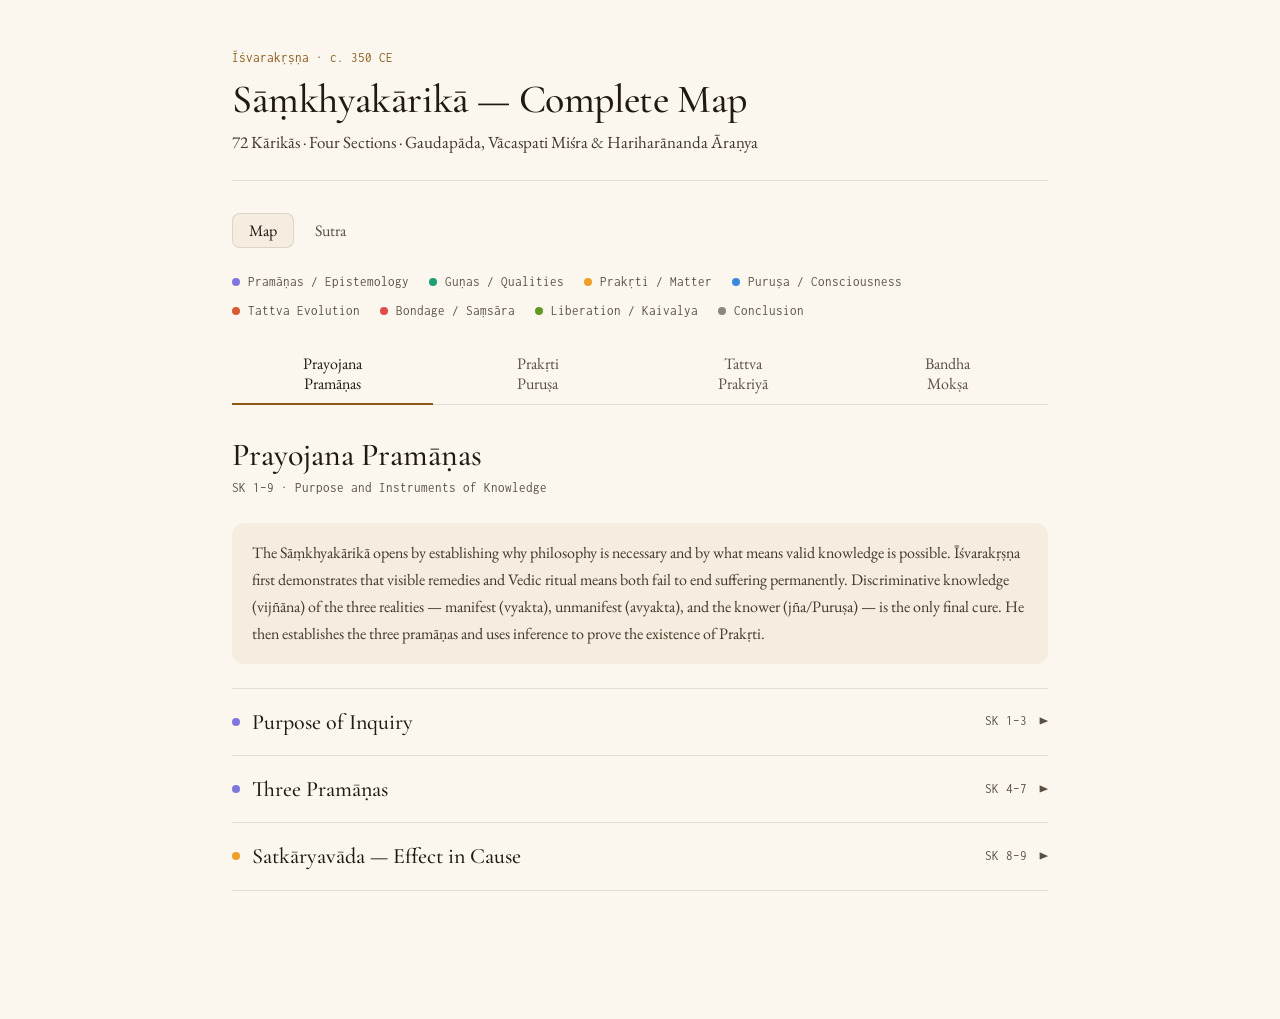
<file: Temp/samkhya_map.html>
<!DOCTYPE html>
<html lang="en">
<head>
<meta charset="UTF-8">
<meta name="viewport" content="width=device-width, initial-scale=1.0">
<title>Sāṃkhyakārikā — Complete Map</title>
<link rel="preconnect" href="https://fonts.googleapis.com">
<link rel="preconnect" href="https://fonts.gstatic.com" crossorigin>
<link href="https://fonts.googleapis.com/css2?family=EB+Garamond:ital,wght@0,400;0,500;1,400&family=Cormorant+Garamond:wght@500&family=Inconsolata:wght@400;500&display=swap" rel="stylesheet">
<link rel="stylesheet" href="../assets/css/map-theme.css?v=20261128">
<link rel="stylesheet" href="../assets/css/samkhya-sutra.css?v=20261128">
</head>
<body>
<div id="app-shell">
  <header class="site-header">
    <div class="eyebrow">Īśvarakṛṣṇa · c. 350 CE</div>
    <h1>Sāṃkhyakārikā — Complete Map</h1>
    <div class="subtitle">72 Kārikās · Four Sections · Gaudapāda, Vācaspati Miśra &amp; Hariharānanda Āraṇya</div>
  </header>

  <div class="view-bar" role="tablist" aria-label="Samkhya view">
    <button id="view-map" class="active" onclick="switchView('map')">Map</button>
    <button id="view-sutra" onclick="switchView('sutra')">Sutra</button>
  </div>

  <div id="app"></div>
  <div id="sutra" hidden></div>
</div>

<script src="../assets/js/map-core.js"></script>
<script src="../assets/js/samkhya-sutras.js"></script>
<script>
const COMS = [
    {key:'g',  name:'Gaudapāda · Sāṃkhya-Kārikā-Bhāṣya'},
    {key:'vm', name:'Vācaspati Miśra · Tattva-Kaumudī'},
    {key:'vb', name:'Hariharānanda Āraṇya · Commentary'},
    {key:'v',  name:'Vyāsa · Mahābhārata Tradition'}
  ];
const LEGEND = [
  {color:C.purple, label:'Pramāṇas / Epistemology'},
  {color:C.teal,   label:'Guṇas / Qualities'},
  {color:C.amber,  label:'Prakṛti / Matter'},
  {color:C.blue,   label:'Puruṣa / Consciousness'},
  {color:C.coral,  label:'Tattva Evolution'},
  {color:C.red,    label:'Bondage / Saṃsāra'},
  {color:C.green,  label:'Liberation / Kaivalya'},
  {color:C.gray,   label:'Conclusion'}
];
const data=[
{pada:"Prayojana Pramāṇas",sub:"SK 1–9 · Purpose and Instruments of Knowledge",ref:"SK 1–9",
intro:"The Sāṃkhyakārikā opens by establishing why philosophy is necessary and by what means valid knowledge is possible. Īśvarakṛṣṇa first demonstrates that visible remedies and Vedic ritual means both fail to end suffering permanently. Discriminative knowledge (vijñāna) of the three realities — manifest (vyakta), unmanifest (avyakta), and the knower (jña/Puruṣa) — is the only final cure. He then establishes the three pramāṇas and uses inference to prove the existence of Prakṛti.",
branches:[
{name:"Purpose of Inquiry",ref:"SK 1–3",color:C.purple,children:[
{n:"Duḥkha-traya-abhighātāt",d:"Due to the torment of the threefold suffering, inquiry into its means of cessation arises",r:"SK 1",
det:{
c:"Three kinds of suffering drive the philosophical quest: <em>ādhyātmika</em> (internal — bodily illness and mental anguish), <em>ādhibhautika</em> (from other beings — enemies, insects, animals), and <em>ādhidaivika</em> (from supernatural forces — storms, fate, planetary influence). If visible remedies (medicine, wealth, force) already suffice, why inquire? Because they are not absolute or final — suffering always returns through a different door. Only discriminative knowledge of the Self gives permanent cessation.",
g:"Gaudapāda: The word <em>abhighāta</em> (torment, assault) is exact — suffering does not merely accompany life, it coerces inquiry. The three-fold division is exhaustive: no suffering exists that does not fall under one of these heads.",
vm:"Vācaspati Miśra: Even those already in worldly comfort remain in potential bondage. The wise, perceiving this structural feature of existence, do not wait for actual assault; they inquire in advance.",
vb:"Hariharānanda Āraṇya: The opening verse does not condemn the world but simply marks the logical starting-point. All Indian philosophy is soteriological: it begins with diagnosis (suffering), traces its cause (ignorance of the Puruṣa-Prakṛti distinction), and prescribes the cure (discriminative knowledge)."
}},
{n:"Dṛṣṭavad ānuśravikaḥ",d:"Vedic means are like visible means — both involve impurity, decay, and excess; discriminative knowledge is superior",r:"SK 2",
det:{
c:"Visible remedies are impermanent: medicine heals only to have another ailment follow. Vedic ritual means are similarly flawed — they require animal sacrifice (<em>aviśuddhi</em>, impurity), yield only temporary heavens (<em>kṣaya</em>, decay), and are inaccessible to all (<em>atiśaya</em>, excess). The truly superior path is <em>vyakta-avyakta-jña-vijñāna</em> — discriminative knowledge of the manifest, unmanifest, and the knower (Puruṣa).",
ex:"Heaven gained by sacrifice is lost when the merit runs out (cf. Bhagavad Gītā 9.20-21). Only knowledge that dissolves the root of bondage — the confusion of Puruṣa with Prakṛti — is truly final.",
g:"Gaudapāda: Īśvarakṛṣṇa is not anti-Vedic; he respects ritual means while pointing beyond them. The Vedas themselves, in their jñānakāṇḍa, ultimately teach this same discrimination.",
vm:"Vācaspati: <em>Atiśaya</em> means partiality — Vedic rites give results disproportionate to effort and exclude certain persons; Sāṃkhya knowledge, being internal, is universally accessible to any qualified inquirer.",
vb:"Hariharānanda: The critique of Vedic means is pragmatics, not nihilism. The Gītā's teaching in chapters 2–3 rests precisely on this: action yields only action's fruits; knowledge alone yields liberation."
}},
{n:"Mūlaprakṛtir avikṛtiḥ",d:"Root Prakṛti is not a modification; the seven are both; the sixteen are modifications only; Puruṣa is neither",r:"SK 3",
det:{
c:"In one verse Īśvarakṛṣṇa maps the entire Sāṃkhya ontology. <em>Mūlaprakṛti</em> (root Prakṛti) is the uncaused cause. The <em>seven</em> that are both products and producers: Mahat, Ahaṃkāra, and the five Tanmātras (subtle essences of sound, touch, form, taste, smell). The <em>sixteen</em> that are only products: Manas (mind), five cognitive organs, five conative organs, five gross elements. <em>Puruṣa</em> is entirely other — pure consciousness, neither derived nor productive.",
ex:"Prakṛti is like original clay — shapeless source of all forms. The seven middle principles are clay partially shaped — themselves made of clay and capable of further modification. The sixteen finished forms are products only. Puruṣa is like the potter's consciousness — present throughout but not made of clay at all.",
g:"Gaudapāda: This classification should be memorized as the key to the entire system. All misidentification (bondage) arises from confusing Puruṣa with any of the other twenty-four; liberation is the recognition of their absolute distinction.",
vm:"Vācaspati: The word <em>mūla</em> (root) is significant — Prakṛti is not just a cause but the root cause, the causal substratum underlying all manifest existence. No further cause for Prakṛti is needed or possible.",
vb:"Hariharānanda: Unlike Vedānta's Brahman, Sāṃkhya's Puruṣa has no causal relation to the world at all. The world is entirely Prakṛti's domain; Puruṣa is the untouched witness."
}}
]},
{name:"Three Pramāṇas",ref:"SK 4–7",color:C.purple,children:[
{n:"Dṛṣṭam anumānam āptavacanaṃ ca",d:"Perception, inference, and reliable testimony are the three pramāṇas — all valid means are included in these three",r:"SK 4",
det:{
c:"Sāṃkhya accepts exactly three pramāṇas, unlike Nyāya's four. This three-fold scheme is complete: perception covers the directly cognized; inference covers what reason can reach from perception; testimony covers what is inaccessible to both. Everything knowable falls into one of these three.",
g:"Gaudapāda: The restriction to three is deliberate. Upamāna (comparison) reduces to testimony; arthāpatti (presumption) and anupalabdhi (non-perception) reduce to inference. Sāṃkhya achieves parsimony without incompleteness.",
vm:"Vācaspati: Each higher pramāṇa covers objects inaccessible to the lower. Perception covers gross objects; inference covers hidden causes; testimony covers supersensory realities like Puruṣa and liberation.",
vb:"Hariharānanda: The purpose of listing pramāṇas early is methodological: before claiming Puruṣa and Prakṛti exist, we must establish by which means we know them. Answer: by inference and testimony."
}},
{n:"Prativisayādhyavasāyo dṛṣṭam",d:"Perception is the determinative cognition of each particular sense-object; inference is threefold; testimony is from a reliable source",r:"SK 5",
det:{
c:"<em>Pratyakṣa</em> (perception) is the <em>adhyavasāya</em> — definite, determinate cognition — that apprehends each object through its particular sense. <em>Anumāna</em> (inference) is threefold: <em>pūrvavat</em> (from cause to effect, e.g., dark clouds → rain), <em>śeṣavat</em> (from effect to cause, e.g., flooded river → past rain), and <em>sāmānyato-dṛṣṭa</em> (from general observed association — the key method for inferring Puruṣa and Prakṛti). <em>Āptavacana</em> is the statement of a trustworthy, directly-knowing person.",
g:"Gaudapāda: <em>Sāmānyato-dṛṣṭa</em> inference is particularly important for Sāṃkhya: the existence of Prakṛti and Puruṣa is established by this third type — from general observations about the world we infer their existence as necessary conditions.",
vm:"Vācaspati: <em>Āpta</em> (reliable person) means one who has direct knowledge of the matter and lacks any motive to deceive. For transcendent objects, the āpta is the realized teacher or the śāstra conveying his knowledge.",
vb:"Hariharānanda: The three-fold division of inference anticipates the logic of later Nyāya. What Sāṃkhya is most interested in is the third type — since that is how Prakṛti and Puruṣa are established."
}},
{n:"Sāmānyatas tu dṛṣṭāt atīndriyāṇām",d:"For what is beyond the senses, knowledge comes by general inference from similar seen instances",r:"SK 6",
det:{
c:"When objects are beyond direct perception — too subtle, too distant, or belonging to a different order of reality — knowledge comes by <em>sāmānyato-dṛṣṭa</em>: inference from general observed relations. For example: all manifest things share the marks of being composed of guṇas — therefore their ultimate source must also be guṇātmaka. This is how Prakṛti's existence is proven.",
g:"Gaudapāda: This is the epistemological key to the entire Sāṃkhya project. What we see (pleasure, pain, delusion; activity, weight, illumination) are the signature of the three guṇas everywhere — so their source must also be guṇātmaka.",
vm:"Vācaspati: Even Puruṣa, though pure consciousness, is inferred from the fact that the entire world must have a witness — Prakṛti is unconscious and cannot be its own witness.",
vb:"Hariharānanda: This karikā justifies the inference-based methodology of Sāṃkhya. The school does not merely appeal to scripture; it builds a rigorous inferential case for its two ultimate principles."
}},
{n:"Atyantaparokṣam āptāgamaḥ",d:"Testimony establishes what is absolutely beyond perception and inference",r:"SK 7",
det:{
c:"There are objects so completely beyond perception and natural inference that only reliable testimony (<em>āptāgama</em>) can establish them — such as the detailed structure of liberation, the precise causal sequence of cosmic evolution, or the exact nature of Puruṣa's relationship to Prakṛti. For these, Sāṃkhya relies on the authority of enlightened teachers and scriptures conveying their direct realizations.",
g:"Gaudapāda: The Sāṃkhya teaching itself, transmitted through the teacher-student lineage, is exactly this kind of āptāgama — reliable testimony from those who have realized the Puruṣa-Prakṛti distinction directly.",
vm:"Vācaspati: This karikā implicitly refers to the Sāṃkhya system as śāstric testimony. The mechanics of bondage and liberation and the nature of the subtle body are known from āgama rather than perception.",
vb:"Hariharānanda: Scripture is ranked third — not because it is least reliable, but because most of what we need can be established by perception and inference. Scripture confirms and extends what reason can partly reach."
}}
]},
{name:"Satkāryavāda — Effect in Cause",ref:"SK 8–9",color:C.amber,children:[
{n:"Saukṣmyāt tadanupalabdhiḥ na asambhavāt",d:"Prakṛti is not perceived due to its subtlety — not because it does not exist; its manifest effects are the evidence",r:"SK 8",
det:{
c:"Non-perception can mean one of two things: the object is absent, or it is too subtle for our instruments. We cannot directly perceive atoms or causal forces — yet we accept them from their effects. Prakṛti's absence from perception is due to extreme subtlety (<em>saukṣmya</em>), not non-existence. The entire manifest world — its orderliness and its guṇic character — is the evidence for the unmanifest Prakṛti.",
ex:"We cannot see the seed inside a sealed fruit, yet we know it exists because a tree grew from it. Prakṛti is similarly inferred from the world's ordered complexity.",
g:"Gaudapāda: This is the fundamental Sāṃkhya epistemological point against any view that denies unperceived entities. Non-existence requires its own positive proof; mere non-perception does not suffice.",
vm:"Vācaspati: The same logic applies to Puruṣa — though we cannot perceive pure consciousness as an object, we infer its existence as the necessary witness of all experienced phenomena.",
vb:"Hariharānanda: The distinction between 'unperceived because absent' and 'unperceived because subtle' is standard in Indian philosophy; Sāṃkhya uses it to defend its most important ontological claims."
}},
{n:"Asadakaraṇāt upādānagrāhāt",d:"Five reasons for satkāryavāda: the effect pre-exists in the cause before production",r:"SK 9",
det:{
c:"Satkāryavāda — the effect exists in the cause prior to manifestation — is established by five arguments: (1) <em>asadakaraṇāt</em> — the non-existent cannot be produced (nothing from nothing); (2) <em>upādānagrāhāt</em> — a specific material cause is required for each effect (oil from sesame, not from sand); (3) <em>sarvambhavābhāvāt</em> — not everything can arise from everything; (4) <em>śaktasya śakyakaraṇāt</em> — only what is within a capacity's range can arise from it; (5) <em>kāraṇabhāvāt</em> — the effect is essentially non-different from the cause.",
ex:"Curd pre-exists in milk, not in water. Gold ornaments pre-exist in gold ore. The universe pre-exists in Prakṛti as its latent configuration of guṇas. Production is not creation from nothing but manifestation of what was implicit.",
g:"Gaudapāda: This refutes the Buddhist doctrine that production creates what was entirely absent. The Sāṃkhya position parallels Vedāntic pariṇāmavāda — real transformation of a real cause.",
vm:"Vācaspati: The five arguments are cumulative and interdependent: each closes a different loophole. Together they make the case irrefutable within the logic of cause and effect.",
vb:"Hariharānanda: This doctrine has a practical implication: liberation is not the creation of something new but the recognition of what Puruṣa always already was — pure consciousness free from Prakṛti's entanglement."
}}
]}
]},
{pada:"Prakṛti Puruṣa",sub:"SK 10–21 · Nature of the Two Ultimate Principles",ref:"SK 10–21",
intro:"Having established the pramāṇas and the reality of Prakṛti, Īśvarakṛṣṇa now describes the intrinsic characteristics of both ultimate principles. The manifest world displays eight marks that also characterize the unmanifest Prakṛti. Both manifest and unmanifest share five marks that sharply distinguish them from Puruṣa. The three guṇas (sattva, rajas, tamas) are examined in their natures and mutual relations. Five inferential arguments establish Prakṛti's existence. Finally, Puruṣa's nature and the reason for the conjunction of the two principles are explored.",
branches:[
{name:"Characteristics of Manifest & Unmanifest",ref:"SK 10–11",color:C.amber,children:[
{n:"Hetumad anityam avyāpi",d:"The manifest is caused, finite, non-pervasive, active, multiple, supported, dependent, and composed of parts",r:"SK 10",
det:{
c:"The manifest (vyakta) possesses eight characteristics: <em>hetumad</em> (caused — it has an antecedent cause), <em>anitya</em> (finite, non-eternal), <em>avyāpin</em> (non-pervasive — occupies delimited space), <em>sakriya</em> (active — changes and moves), <em>aneka</em> (multiple — many things exist), <em>āśrita</em> (supported — dependent on Prakṛti), <em>linga</em> (marked — bearing the guṇa-marks), <em>sāvayava</em> (composite — made of parts). The unmanifest Prakṛti is the reverse: uncaused, eternal, all-pervasive, and so on.",
g:"Gaudapāda: These eight marks apply equally to all manifest things — a perception, a thought, a tree, a cosmos. They are the signature of anything that has emerged from Prakṛti.",
vm:"Vācaspati: The key mark is <em>hetumad</em> — having a cause. The unmanifest Prakṛti is <em>a-hetumad</em>: it has no external cause, being the ultimate cause itself.",
vb:"Hariharānanda: By listing marks rather than substances, Sāṃkhya takes an epistemological approach: we know Prakṛti by the signature her products display everywhere we look."
}},
{n:"Triguṇam aviveki viṣayaḥ",d:"Both manifest and unmanifest are trigunated, undiscriminating, objective, universal, unintelligent, and productive — Puruṣa is their opposite on all counts",r:"SK 11",
det:{
c:"Five marks shared by both manifest and unmanifest, distinguishing them from Puruṣa: (1) <em>triguṇa</em> — composed of the three guṇas; (2) <em>aviveki</em> — lacking discrimination; (3) <em>viṣaya</em> — an object of experience; (4) <em>sāmānya</em> — common, universal; (5) <em>acetana</em> — unintelligent, non-conscious; (6) <em>prasavadharmin</em> — productive. Puruṣa is opposite: beyond guṇas, discriminating, not an object, singular (isolated), conscious, non-productive.",
g:"Gaudapāda: The most important distinction is <em>acetana</em> vs. <em>cetana</em>. All of Prakṛti — from gross elements to the subtlest buddhi — is unconscious. Consciousness belongs solely to Puruṣa. The entire error of bondage is the confusion of the unconscious with the conscious.",
vm:"Vācaspati: <em>Aviveki</em> (undiscriminating) is crucial: Prakṛti cannot distinguish herself from Puruṣa because she has no consciousness to do so. Only Puruṣa, through the instrument of buddhi, can achieve the viveka that liberates.",
vb:"Hariharānanda: This karikā is the philosophical heart of Sāṃkhya: the entire 25-tattva system is organized around the single axis of consciousness (Puruṣa) vs. non-consciousness (Prakṛti in all her forms)."
}}
]},
{name:"The Three Guṇas",ref:"SK 12–14",color:C.teal,children:[
{n:"Prīty-aprīti-viṣādātmakāḥ",d:"Sattva has the nature of pleasure; rajas, of pain; tamas, of confusion — they mutually oppose, support, produce, and coexist",r:"SK 12–13",
det:{
c:"The three guṇas are not substances but dynamic qualities constituting all of Prakṛti. <em>Sattva</em> is luminous, light, pleasant, illuminating — the principle of awareness and clarity. <em>Rajas</em> is stimulating, active, mobile, painful — the principle of movement and desire. <em>Tamas</em> is heavy, obstructing, enveloping, deluding — the principle of inertia and ignorance. They are always present together, constantly interacting: opposing, supporting, and producing one another. No manifest thing consists of only one guṇa; all are blends, with one predominating.",
ex:"A calm meditator: sattva predominates. An angry person: rajas predominates. A sleepy, dull person: tamas predominates. A lamp: sattva (light), rajas (burning energy), tamas (wick and oil as inertia).",
g:"Gaudapāda: The three guṇas explain the entire range of experience. Pleasure (sattva), pain (rajas), and delusion (tamas) are not accidents but the constitutive texture of Prakṛtic existence.",
vm:"Vācaspati: The mutual interaction of guṇas is not conflict but cooperation. Like three strands of a rope, they work together. Each supports the others: tamas provides the field, rajas provides energy, sattva provides direction.",
vb:"Hariharānanda: A key implication: liberation cannot be achieved by multiplying sattva alone. Even pure sattva, being guṇātmaka, is still Prakṛti. Liberation requires going beyond all three."
}},
{n:"Parasparābhibhavāśraya",d:"The guṇas work together like a lamp — they mutually dominate, support, and generate each other for Puruṣa's experience and liberation",r:"SK 14",
det:{
c:"The guṇas serve Puruṣa not by being conscious of him but by natural teleological orientation — like a lamp that illuminates without knowing it illuminates. Their conjunction serves two ends: <em>bhoga</em> (Puruṣa's experience of the world) and <em>apavarga</em> (Puruṣa's liberation from that experience). This double purpose makes sense of why the world exists: Prakṛti's unconscious service to Puruṣa.",
g:"Gaudapāda: The lamp analogy is perfect: a lamp serves the purpose of its user without any volition. The entire cosmos, as Prakṛti's play, serves Puruṣa's experience without Prakṛti ever being aware of the service.",
vm:"Vācaspati: The word <em>apavarga</em> (liberation) here is significant: the world is not only a place of bondage but the very instrument by which liberation becomes possible. Without contact with Prakṛti, discrimination would never arise.",
vb:"Hariharānanda: This teleological framing is Sāṃkhya's answer to theodicy: suffering exists because experience — including the experience of suffering — is necessary for Puruṣa to eventually discriminate itself from Prakṛti."
}},
{n:"Pañcabhiḥ sthāpyate",d:"Five arguments establish the existence of Prakṛti: aggregation for another, opposition to guṇas, need for an activator, cosmic purposiveness, and desire for liberation",r:"SK 15–16",
det:{
c:"Five inferential proofs for the unmanifest Prakṛti: (1) <em>Saṃghāta-parārthatvāt</em> — all composite things serve a purpose beyond themselves (there must be a non-composite subject, Puruṣa, and an originating cause, Prakṛti). (2) <em>Triguṇādi-viparyayāt</em> — there must be a principle opposite to the guṇic manifest. (3) <em>Adhiṣṭhānāt</em> — there must be something that presides over and activates the composite. (4) <em>Bhoktṛ-bhāvāt</em> — there must be an experiencer and a thing-experienced. (5) <em>Kaivalyārthāt</em> — the desire for liberation presupposes liberation is possible, requiring Prakṛti as the cause of bondage that can be removed.",
g:"Gaudapāda: These five arguments form a closed logical structure. The existence of a world that serves no apparent purpose argues for an underlying teleology; that teleology can only be explained by positing Puruṣa as the ultimate beneficiary and Prakṛti as the ultimate servant.",
vm:"Vācaspati: The first argument (aggregation for another's purpose) is particularly powerful: a chariot assembled from parts serves a rider who is not a part. The world assembled from guṇas must serve a non-guṇa consciousness — Puruṣa.",
vb:"Hariharānanda: This group of arguments later influenced the Nyāya-Vaiśeṣika teleological proof for God, adapting the same structure with different conclusions."
}}
]},
{name:"Nature of Puruṣa",ref:"SK 17–21",color:C.blue,children:[
{n:"Saṃghāta-parārthatvāt",d:"Puruṣa exists: aggregations serve another's purpose, the uncomposed is needed, and there must be an experiencer",r:"SK 17",
det:{
c:"Three-fold proof of Puruṣa's existence: (1) All composite things serve a purpose beyond themselves — the non-composite Puruṣa. (2) Since all manifest things are guṇātmaka, the ultimate subject must be a-guṇa. (3) There must be a conscious witness who presides over, experiences, and gives purpose to the composite. The world is unintelligent; it does not contemplate itself. There must be a conscious witness — that is Puruṣa.",
g:"Gaudapāda: The argument from purposiveness is most compelling: when a bed is made, it is for a sleeper; when a house is built, it is for a resident. The cosmos, with its extraordinary complexity, must be for someone — and that someone is Puruṣa.",
vm:"Vācaspati: The third argument (adhiṣṭhānāt — presiding) is subtle: Prakṛti, being unconscious, cannot preside over her own evolution. The orderliness of cosmic evolution requires a conscious witness whose presence orientates the process.",
vb:"Hariharānanda: Note that Puruṣa is not a creator but a witness. Prakṛti creates; Puruṣa merely witnesses. Yet Puruṣa's presence as witness is what makes the creation purposive rather than random."
}},
{n:"Janma-maraṇa-karaṇānāṃ",d:"Puruṣa is many: births, deaths, and varying capacities prove the plurality of individual witnesses",r:"SK 18",
det:{
c:"Unlike Advaita Vedānta, Sāṃkhya holds that Puruṣas are many — a plurality of individual witnesses. Evidence: (1) births and deaths are distinct for each individual; (2) different capacities and talents are person-specific; (3) if there were only one Puruṣa, when one were liberated all would be liberated simultaneously — which manifestly does not occur. Each Puruṣa is eternally pure and conscious, but distinct.",
g:"Gaudapāda: This is the sharpest doctrinal divergence from Advaita. Sāṃkhya maintains plurality out of strict fidelity to experience: the fact that my liberation does not liberate you proves the witnesses are distinct.",
vm:"Vācaspati: The plurality of Puruṣas is consistent with their all being equally pure consciousness. They differ not in quality but in the particularity of their apparent association with different Prakṛtic configurations.",
vb:"Hariharānanda: This pluralism makes Sāṃkhya soteriology more pragmatic: each individual must achieve their own viveka; there is no vicarious liberation."
}},
{n:"Tasmāt tatsaṃyogāt",d:"The conjunction of Puruṣa and Prakṛti is for mutual purpose: Puruṣa's experience and liberation, Prakṛti's manifestation",r:"SK 20–21",
det:{
c:"Puruṣa and Prakṛti are both eternal and real, but their apparent conjunction (<em>saṃyoga</em>) is the root of bondage and the occasion for liberation. Puruṣa, though purely a witness, appears to be involved in Prakṛti's activities. Prakṛti, though unconscious, appears to be guided by Puruṣa — like a dancer performing for an audience. This conjunction is without beginning, yet it has an end: when Puruṣa achieves discrimination (<em>viveka</em>), the conjunction dissolves and Prakṛti ceases to evolve for that Puruṣa.",
g:"Gaudapāda: The conjunction is mysterious: how can pure consciousness be 'near' pure unconscious matter? Sāṃkhya answers: the proximity is not spatial but constituted by non-discrimination (aviveka) — when discrimination arises, proximity dissolves.",
vm:"Vācaspati: The double purpose is essential: Prakṛti serves both Puruṣa's experience and liberation. This means the world's purpose is exhausted the moment discrimination occurs.",
vb:"Hariharānanda: The conjunction doctrine is Sāṃkhya's alternative to Vedānta's māyā. Instead of a cosmic illusion, Sāṃkhya posits a real but purposive entanglement — real in its effects, temporary in its ultimate resolution."
}}
]}
]},
{pada:"Tattva Prakriyā",sub:"SK 22–38 · The Unfolding of the 25 Principles",ref:"SK 22–38",
intro:"The central section of the Sāṃkhyakārikā traces the sequential evolution of the twenty-five tattvas from Prakṛti. Each tattva has a defined nature, characteristic function, and role in the scheme of experience and liberation. The first evolute — Mahat or Buddhi — is most important for liberation, since discrimination (viveka) occurs within it. The subtle body (sūkṣma śarīra) carries these evolutes across lives until liberation is attained.",
branches:[
{name:"Buddhi / Mahat — First Evolute",ref:"SK 22–25",color:C.amber,children:[
{n:"Adhyavasāyo buddhiḥ",d:"Buddhi is defined by adhyavasāya — determinative cognition; its sāttvika forms are dharma, jñāna, vairāgya, aiśvarya",r:"SK 23",
det:{
c:"<em>Buddhi</em> (intellect) is the first and most important evolute of Prakṛti. Its defining function is <em>adhyavasāya</em> — the definitive determination that precedes action: 'this is so,' 'I will do this.' Its eight forms split on the sattva-tamas axis. Sāttvika forms: dharma (moral order), jñāna (knowledge), vairāgya (dispassion), aiśvarya (sovereignty). Their tāmasika counterparts: adharma, ajñāna, avairāgya, anaiśvarya.",
g:"Gaudapāda: The cosmic dimension of buddhi as <em>Mahat</em> (the Great) is the first expression of the latent intelligence within Prakṛti. Individual buddhi is its particular manifestation for each Puruṣa. All experience, karma, and discrimination occurs within buddhi.",
vm:"Vācaspati: <em>Adhyavasāya</em> is not mere judgment but the full act of resolution — evaluation, commitment, and identification. 'This is a snake' is adhyavasāya — the act through which the self appears to identify with a particular cognition.",
vb:"Hariharānanda: The liberation-relevant point is that <em>viveka</em> — the discriminative knowledge that frees — is itself a form of adhyavasāya within buddhi. Liberation is the transformation of buddhi's final cognition into perfect clarity about Puruṣa's independence."
}},
{n:"Sāttvikaḥ ekaādaśakaḥ",d:"From sāttvika ahaṃkāra the eleven arise; from tāmasika, the five tanmātras; taijasa energizes both",r:"SK 25",
det:{
c:"Buddhi presents the entire manifest world to Puruṣa. The fourteen inner and outer instruments collect impressions; buddhi synthesizes and presents them. The entire apparatus of experience is organized around buddhi's presentational function — like a minister presenting petitions to a king.",
g:"Gaudapāda: This presentational relationship is not actual contact between Puruṣa and material buddhi. By proximity (sannidhi), Puruṣa's consciousness illuminates buddhi's contents, and Puruṣa appears to experience what buddhi presents.",
vm:"Vācaspati: The implication for sādhana: the practitioner must work on buddhi — purifying it by dharma and jñāna — rather than seeking Puruṣa directly. Puruṣa never does anything; only buddhi can change.",
vb:"Hariharānanda: This is the yogic explanation for sense-restraint: by withdrawing outer instruments from their objects, one deprives buddhi of raw material, and buddhi eventually reflects Puruṣa clearly rather than the world's objects."
}}
]},
{name:"Ahaṃkāra — Ego Principle",ref:"SK 24–26",color:C.coral,children:[
{n:"Abhimāno'haṃkāraḥ",d:"Ahaṃkāra is defined by abhimāna — self-arrogation; it produces in three modes corresponding to the guṇas",r:"SK 24",
det:{
c:"<em>Ahaṃkāra</em> (ego) evolves from buddhi and is defined by <em>abhimāna</em> — the act of identification, the appropriation of 'I am this.' From ahaṃkāra evolve the mind, sense organs, and subtle elements. Its three modes: <em>vaikṛta</em> (sāttvika — produces mind and cognitive organs), <em>taijasa</em> (rājasika — the activating principle), <em>bhūtādi</em> (tāmasika — produces the tanmātras and from them the gross elements).",
g:"Gaudapāda: Ahaṃkāra is the root of all ordinary selfhood. 'I am a man,' 'I am happy,' 'I am the one who knows' — these are all forms of ahaṃkāra's abhimāna. Liberation is the dissolution of this mistaken identification.",
vm:"Vācaspati: The three forms producing different orders of reality answers how physical and mental worlds arise from the same root. Sāttvika ahaṃkāra produces mentality; tāmasika produces physicality; rājasika energizes both processes.",
vb:"Hariharānanda: From the yogic perspective, the practitioner must trace all particular identifications back to this root ego-sense. Dissolving ahaṃkāra does not destroy the person — it reveals Puruṣa, who was always present but obscured."
}}
]},
{name:"Manas, Organs & Tanmātras",ref:"SK 27–35",color:C.teal,children:[
{n:"Ubhayātmakaṃ manaḥ",d:"Mind (manas) is of both cognitive and conative nature — it coordinates all instruments",r:"SK 27",
det:{
c:"<em>Manas</em> (mind) occupies an intermediate position between the inner instrument (buddhi, ahaṃkāra) and the outer organs. It is both cognitive and conative — it accompanies both knowing and acting. Raw data from the sense organs is presented to manas; manas organizes and passes the result upward to buddhi. It is the twelfth tattva counting from Puruṣa.",
g:"Gaudapāda: The Sāṃkhya triad of antaḥkaraṇa — buddhi, ahaṃkāra, manas — corresponds roughly to reason, ego, and the coordinating mental faculty. Their sequential hierarchy explains the structure of inner experience.",
vm:"Vācaspati: Unlike Nyāya which treats manas as an organ of inference only, Sāṃkhya makes manas a full sensory and motor organ — participating in all five modes of cognition and action.",
vb:"Hariharānanda: In yogic practice, control of manas is the key practical challenge. When manas is controlled, the sense organs naturally withdraw, and buddhi becomes clear."
}},
{n:"Pañca-buddhīndriyāṇi",d:"Five cognitive organs (hearing, touching, seeing, tasting, smelling) and five conative organs (speech, grasping, moving, excreting, procreating) — capacities, not instruments",r:"SK 26–29",
det:{
c:"The ten external instruments evolve from vaikṛta ahaṃkāra (for cognitive organs) and bhūtādi ahaṃkāra (for conative organs), energized by taijasa. The <em>jñānendriyāṇi</em> (cognitive): śrota (hearing), tvak (touching), cakṣus (seeing), rasana (tasting), ghrāṇa (smelling). The <em>karmendriyāṇi</em> (conative): vāk (speech), pāṇi (grasping), pāda (moving), pāyu (excreting), upastha (procreating). These are capacities, not the physical organs themselves.",
g:"Gaudapāda: The sense organs are capacities, not material instruments. The ear's capacity for hearing is distinct from the physical ear; the former survives bodily death in the subtle body, the latter does not.",
vm:"Vācaspati: The practical implication: indriya control means restraining these capacities, not damaging the physical organs.",
vb:"Hariharānanda: The five conative organs are often overlooked in meditation practice, yet their control (especially speech and sexuality) is as important as cognitive sense control for purifying the antaḥkaraṇa."
}},
{n:"Sva-viṣaya-samprayoge",d:"All the instruments perform simultaneously, but each has its own distinct function in presenting objects to buddhi",r:"SK 30–32",
det:{
c:"The sense organs engage their specific objects; mind synthesizes; ahaṃkāra appropriates; buddhi determines. This four-level processing of every experience happens instantaneously. The analogy used: like a king who commands his agents — the outer senses collect tribute (data), the inner instruments process and present to the king (buddhi/Puruṣa). The key distinction: the outer instruments are object-bound; the inner instruments relate to the self.",
g:"Gaudapāda: The simultaneous functioning of all thirteen instruments (5 cognitive, 5 conative, manas, ahaṃkāra, buddhi) in every experience demonstrates the remarkable integration within Prakṛti's evolutionary order.",
vm:"Vācaspati: The distinction between immediate and mediate instruments parallels modern neuroscience's distinction between peripheral sensing and central processing.",
vb:"Hariharānanda: For practice, this means that meditation cannot target only the outer senses. The meditator must work progressively inward: from sense-withdrawal (pratyāhāra) → concentration (dhāraṇā) → buddhi-purification."
}},
{n:"Tanmātrāṇi — Subtle Elements",d:"The five tanmātras arise from bhūtādi ahaṃkāra; from them, the five gross elements evolve by cumulative quality-addition",r:"SK 33–35",
det:{
c:"The five <em>tanmātras</em> (subtle elements) intermediate between ahaṃkāra and the gross world: <em>śabda-tanmātra</em> (sound-essence), <em>sparśa-tanmātra</em> (touch-essence), <em>rūpa-tanmātra</em> (form-essence), <em>rasa-tanmātra</em> (taste-essence), <em>gandha-tanmātra</em> (smell-essence). The five gross elements evolve by cumulative addition: ākāśa (space) has sound only; vāyu (air) adds touch; tejas (fire) adds form; jala (water) adds taste; pṛthivī (earth) adds smell and thus has all five qualities.",
ex:"Earth objects can be experienced through all five senses; space can be heard but not seen, touched, tasted, or smelled — because space is the tanmātra of sound-essence only.",
g:"Gaudapāda: This cumulative theory explains both the structure of the physical world and the order of yogic sense-withdrawal: practice begins with the grossest qualities (smell/earth) and moves toward the subtlest (sound/space).",
vm:"Vācaspati: The tanmātras are perceptible only in samādhi — the yogi who achieves saṃyama on them can perceive subtle reality directly, as described in Yoga Sūtras 3.44.",
vb:"Hariharānanda: From an Āyurvedic perspective, the tanmātras underlie the doctrine of rasas and their effects on doṣas — the same knowledge-body in different terminologies."
}}
]},
{name:"The Subtle Body",ref:"SK 39–40",color:C.gray,children:[
{n:"Sūkṣmaṃ mātur ādīnāṃ",d:"The subtle body, formed first, is enduring and transmigrates; the gross body is born from parents each time",r:"SK 39–40",
det:{
c:"The <em>sūkṣma śarīra</em> (subtle body) is the complex of seventeen subtle elements: buddhi (1), ahaṃkāra (1), manas (1), five jñānendriyāṇi (5), five karmendriyāṇi (5). This subtle body is formed once at the beginning of a Puruṣa's association with Prakṛti and persists across deaths, carrying saṃskāras of all past experiences. The gross body, made of the five mahābhūtas, is produced anew from parents in each birth.",
ex:"The subtle body is like a traveler who changes vehicles (bodies) but retains the same memories, character, and karmic tendencies. The gross body is like a rented vehicle — used for one life and left behind.",
g:"Gaudapāda: The subtle body's persistence across lives explains personal identity across births and why karma accumulates and must be worked through.",
vm:"Vācaspati: The subtle body also explains differential experience: souls in similar circumstances have different responses because they carry different subtle body impressions from prior lives.",
vb:"Hariharānanda: From a meditative standpoint, sādhanā modifies the subtle body directly — and it is the subtle body that carries those modifications into the next life, making spiritual practice cumulative across incarnations."
}}
]}
]},
{pada:"Bandha Mokṣa",sub:"SK 39–72 · Bondage, Experience, and Liberation",ref:"SK 39–72",
intro:"The final section addresses the existential questions: why does a free Puruṣa appear bound? How does liberation occur? What are the varieties of Prakṛtic creation? Īśvarakṛṣṇa uses the famous theater analogy — Prakṛti as the dancer performing for Puruṣa — to explain both bondage and liberation. The text concludes with the transmission of this saving knowledge through the lineage of teachers.",
branches:[
{name:"Bondage — The Apparent Conjunction",ref:"SK 41–45",color:C.red,children:[
{n:"Tasmāt tatsaṃyogāt acetanaṃ cetanāvad iva",d:"From conjunction, the unconscious appears conscious and the unconcerned appears involved",r:"SK 20",
det:{
c:"Bondage is not real but apparent. Puruṣa is eternally free, eternally a witness — it never truly acts or suffers. Prakṛti is eternally unconscious — it never truly knows or desires. But in their proximity, Puruṣa appears conscious of Prakṛti's modifications (as if involved), and Prakṛti appears purposive (as if conscious). This mutual reflection produces the entire experience of being a bounded, suffering, acting person. It is like a red rose reflected in a crystal — the crystal appears red but is not red.",
g:"Gaudapāda: This reflexive misidentification is the <em>avidyā</em> of Sāṃkhya. It is not a cognitive error by Puruṣa (who is non-cognitive) but a structural feature of proximity: proximity plus non-discrimination equals apparent bondage.",
vm:"Vācaspati: The removal of apparent bondage requires discrimination (viveka), which occurs in buddhi. When buddhi achieves the clear cognition 'Puruṣa is not Prakṛti,' the reflection dissolves — not by any action of Puruṣa but by Prakṛti's own recoil.",
vb:"Hariharānanda: The analogy of the crystal and the rose recurs throughout Indian philosophy (Yoga Sūtras 1.41) precisely because it captures non-causal conjunction: the crystal doesn't cause the rose to be red, nor does the rose cause the crystal to change — yet an observer sees red crystal."
}},
{n:"Rūpair aṣṭabhiḥ",d:"Buddhi takes eight forms — four sāttvika, four tāmasika — constituting the subtle body's character",r:"SK 43",
det:{
c:"The eight forms of buddhi (dharma, jñāna, vairāgya, aiśvarya and their opposites adharma, ajñāna, avairāgya, anaiśvarya) constitute the full range of human character and karmic disposition. Their sāttvika forms lead toward liberation. Their tāmasika opposites constitute the subtle body weighted toward rebirth. The practitioner's path is to cultivate the sāttvika forms, bringing buddhi to the threshold of discriminative clarity.",
g:"Gaudapāda: These eight forms are not sequential stages but simultaneous orientations. A person's character is a blend of all eight; liberation progressively shifts the balance toward the sāttvika four until viveka-jñāna arises.",
vm:"Vācaspati: <em>Aiśvarya</em> (sovereignty) in its sāttvika form means mastery over the senses and mind — not worldly power. Its tāmasika opposite is helplessness and dependency on the guṇas' play.",
vb:"Hariharānanda: This eight-fold schema is the Sāṃkhya basis for the yogic virtues (YS 2.30-45). The yamas and niyamas correspond to developing the sāttvika forms of buddhi."
}},
{n:"Bāhyam ādhyātmikaṃ ca",d:"Nine types of incapacity (aśakti) afflict the seventeen instruments — eleven organic and seventeen intellectual — constituting the precise anatomy of bondage",r:"SK 49",
det:{
c:"The Sāṃkhyakārikā provides a detailed taxonomy of what impedes liberation. The organic incapacities are eleven: one for each cognitive organ, one for each conative organ, and one for the mind — deafness, blindness, dullness, etc. The intellectual incapacities are seventeen: the nine vrtti obstacles of buddhi (mentioned as tuṣṭi and siddhi types). These precise diagnostics allow the practitioner to identify their specific limitations and apply targeted remedies.",
g:"Gaudapāda: This clinical taxonomy is uniquely Sāṃkhya in character — it treats the problem of bondage with the same precision a physician brings to diagnosis. Identifying the specific blockage determines the specific remedy.",
vm:"Vācaspati: The seventeen intellectual incapacities in the siddhi category (knowledge, hearing, etc.) show that even spiritual attainments can become obstacles when they generate complacency.",
vb:"Hariharānanda: This list is valuable for the practitioner's self-examination: an honest assessment of where one's instruments are impaired points directly to what needs healing or transcending."
}}
]},
{name:"Liberation — Viveka-Jñāna",ref:"SK 64–68",color:C.green,children:[
{n:"Evam tattvābhyāsān",d:"Through sustained practice of the discrimination 'not I, not mine, not me,' liberating knowledge arises",r:"SK 64",
det:{
c:"Liberation (<em>mokṣa, apavarga, kaivalya</em>) in Sāṃkhya comes from the arising of discriminative knowledge (<em>viveka-jñāna</em>) in buddhi: the clear recognition that Puruṣa and Prakṛti are entirely distinct. This knowledge produces the three-fold realization: <em>na asmi</em> (I am not this body/mind), <em>na me</em> (nothing belongs to me), <em>na aham</em> (there is no 'I' as ordinarily conceived). When this knowledge is stable and unreversed, Prakṛti ceases to present herself to that Puruṣa.",
g:"Gaudapāda: Repeated practice (<em>abhyāsa</em>) is required because a single glimpse of viveka does not immediately dissolve all saṃskāras. The discriminative knowledge must be stabilized until the subtle body's tāmasika weight is dissolved.",
vm:"Vācaspati: The three-fold realization progressively dismantles ahaṃkāra's claim: first body-identification, then the possessive self-sense, then the very sense of personal identity. What remains is Puruṣa, pure and undifferentiated.",
vb:"Hariharānanda: This is among the most important karikas: it defines what liberation consists of experientially. It is not a new state achieved but the dissolution of a false superimposition — the 'not' is doing the liberating work."
}},
{n:"Prakriyā nivartyate",d:"When Prakṛti sees she has been seen, she ceases — like a dancer who, once truly perceived by the audience, withdraws from the stage",r:"SK 61",
det:{
c:"The theater analogy is Sāṃkhya's most elegant expression of liberation: Prakṛti is a dancer performing for Puruṣa the audience. When Puruṣa has seen enough — when discrimination arises — Prakṛti, like a modest dancer who realizes she has been fully seen, withdraws. She does not cease to exist but ceases to perform for that Puruṣa. Liberation is Prakṛti's voluntary withdrawal in response to being truly known.",
ex:"A dancer who realizes the audience has recognized her true nature ceases to play a role and stands as herself. Similarly, when Puruṣa sees Prakṛti clearly for what she is (unconscious, guṇātmaka, other), Prakṛti no longer has a role to play.",
g:"Gaudapāda: The beauty of this analogy is that it preserves Puruṣa's passivity: Puruṣa doesn't do anything to liberate itself. Discrimination is Prakṛti's own transformation within buddhi — Prakṛti liberates Puruṣa by recognizing her own separateness.",
vm:"Vācaspati: From Prakṛti's side, liberation is her greatest achievement — she produces, nourishes, and finally releases the Puruṣa she served, like a teacher who produces a student capable of going beyond the teacher.",
vb:"Hariharānanda: This altruistic framing of Prakṛti's role is unique to Sāṃkhya. Rather than being an obstacle or illusion (as in some Vedānta), Prakṛti is a devoted servant who works toward the liberation she will never herself experience."
}},
{n:"Tasmāt saptavidho'ntaḥ",d:"Seven stages of knowledge lead to the dissolution of suffering; liberation is Puruṣa resting in itself",r:"SK 51",
det:{
c:"The seven stages (<em>bhūmis</em>) of knowledge leading to liberation: (1) <em>jijñāsā</em> (desire to know the truth); (2) <em>parigraha</em> (receptive study under a teacher); (3) <em>tadarthī-abhyāsa</em> (practice oriented toward that goal); (4) <em>upalabdhi</em> (first experience of discriminative knowledge); (5) <em>viprakṛṣṭa-abhyāsa</em> (continued intensive practice); (6) <em>aśeṣa-viyoga</em> (complete separation from all guṇa-modifications); (7) <em>kaivalya</em> — final isolation of Puruṣa. Each stage builds on the previous.",
g:"Gaudapāda: The seven-stage path makes clear that Sāṃkhya is a practical discipline, not merely theoretical. The teaching is designed to be applied progressively.",
vm:"Vācaspati: The parallel with Patañjali's seven-fold wisdom (YS 2.27) is intentional — Sāṃkhya and Yoga share the same path structure, differing in whether Īśvara is included as an auxiliary.",
vb:"Hariharānanda: The final stage (kaivalya) does not annihilate Puruṣa — it reveals it as always having been what it is: pure witnessing consciousness, unentangled, sufficient unto itself."
}}
]},
{name:"Varieties of Creation",ref:"SK 53–60",color:C.coral,children:[
{n:"Aṣṭavidhā devasarga",d:"Divine creation is eightfold; human creation is fivefold; beings are classified by their guṇic composition",r:"SK 53",
det:{
c:"The varieties of beings produced by Prakṛti: eight orders of divine beings (brahma, prajāpati, deva, gandharva, yakṣa, rākṣasa, piśāca, and bhūta), five human groups, and subhuman/animal realms. Different proportions of the three guṇas determine the realm of birth. More sattva → higher realms; more tamas → lower realms.",
g:"Gaudapāda: Even the divine realms are within Prakṛti's domain — the gods, however exalted, are still guṇātmaka and thus still within the cycle of bondage and rebirth. Only Puruṣa-knowledge liberates; divine status alone does not.",
vm:"Vācaspati: This section explains why Sāṃkhya does not idealize heavenly states: they too are temporary. All Prakṛtic experience, however refined, is still mixed with suffering.",
vb:"Hariharānanda: The 28 types of inability (aśakti) are particularly important for spiritual diagnostics. Identifying one's specific limitations allows targeted practice."
}},
{n:"Ūrdhvaṃ sattva-viśālas tamasā",d:"In higher realms sattva predominates; in the human realm all three are equal; in lower realms tamas predominates",r:"SK 54",
det:{
c:"The cosmic hierarchy of beings is a guṇic gradient: in the highest divine realms, sattva predominates strongly, producing clarity, bliss, and long life. In the human realm, all three guṇas are roughly balanced — which is exactly why humans have the unique capacity for liberation. In lower realms, tamas predominates, producing heaviness, instability, and suffering. Human birth is the privileged occasion because the relative balance of guṇas makes viveka possible.",
g:"Gaudapāda: The human birth is philosophically prized precisely because it is not dominated by sattva (which produces pleasure without urgency to seek liberation) or tamas (which produces dullness), but by the volatile balance that makes inquiry and effort possible.",
vm:"Vācaspati: This hierarchical cosmology has a practical corollary: cultivating sattva brings the human being closer to the conditions in which discriminative knowledge can arise. But the goal is not a divine birth — it is viveka-jñāna.",
vb:"Hariharānanda: This karikā provides the Sāṃkhya basis for the value of human birth — a theme central to all Indian philosophy. Uniquely, Sāṃkhya grounds this value in the specific guṇic structure of the human condition."
}}
]},
{name:"Conclusion & Lineage",ref:"SK 69–72",color:C.gray,children:[
{n:"Pauraṃparyeṇa kapilasya",d:"This knowledge was transmitted from Kapila through Āsuri to Pañcaśikha; Īśvarakṛṣṇa condensed that tradition into 72 verses",r:"SK 69–70",
det:{
c:"Sāṃkhya traces its transmission through a defined lineage: <em>Kapila</em> (the founding rṣi) → <em>Āsuri</em> → <em>Pañcaśikha</em>, whose 70-stanza version spread the teaching widely. Īśvarakṛṣṇa's Sāṃkhyakārikā condenses that tradition into 72 precise verses, preserving the essential structure while eliminating the exhaustive replies to objections that fill Pañcaśikha's text.",
g:"Gaudapāda: The mention of the lineage authenticates the text as āptāgama — testimony from those who realized the truth directly. Īśvarakṛṣṇa does not claim to invent; he claims to transmit.",
vm:"Vācaspati: The lineage from Kapila signals that Sāṃkhya is not a later development but belongs to the most ancient wisdom tradition of India, predating the systematization of Vedānta.",
vb:"Hariharānanda: The transmission model underscores the methodological point made at the outset (SK 7): some knowledge requires āptāgama. A teacher who has realized Puruṣa-Prakṛti discrimination can guide students in ways that scriptural study alone cannot replicate."
}},
{n:"Etat pavitram agryam",d:"This knowledge — purest and supreme — is the raft across the ocean of suffering; Puruṣa is released by the discrimination of Prakṛti",r:"SK 72",
det:{
c:"The closing verse affirms the liberatory efficacy of the knowledge transmitted. By discriminative knowledge of Prakṛti and Puruṣa, the Puruṣa-witness is released from the three-fold suffering forever. The text ends not with ritual or devotional injunction but with a quiet restatement of the cognitive solution: know the difference — and you are free.",
g:"Gaudapāda: The final verse is characteristically Sāṃkhya: knowledge, not action, not ritual, not devotion — purely and simply, discriminative knowledge is the liberating instrument.",
vm:"Vācaspati: The description of this knowledge as <em>pavitra</em> (purifying) and <em>agra</em> (supreme) places the Sāṃkhyakārikā within the tradition of the Upaniṣads' highest wisdom-texts.",
vb:"Hariharānanda: The final note is epistemological humility: the text acknowledges that it is a transmission, not a creation. The knowledge it conveys precedes the text and will persist beyond it, in those who realize it.",
v:"Vyāsa (Mahābhārata, Śānti Parva, Mokṣadharma section): The Sāṃkhya teaching occurs extensively in the Mahābhārata, presented as the highest of all philosophical doctrines — the one most directly concerned with liberation from the cycle of rebirth."
}}
]}
]}
];
initMap();

// ── Sutra view ───────────────────────────────────────────
function escapeHtml(s){
  return (s || '')
    .replace(/&/g, '&amp;')
    .replace(/</g, '&lt;')
    .replace(/>/g, '&gt;')
    .replace(/"/g, '&quot;');
}

function renderSutraView(){
  const root = document.getElementById('sutra');
  if (root.dataset.rendered === '1') return;

  let h = '';
  h += `<div class="sutra-search"><input type="search" id="sutra-q" placeholder="Search verses by number, title, Sanskrit, or translation…" /></div>`;
  h += `<div class="sutra-controls">`;
  h += `<button onclick="setAllVerses(true)">Expand all</button>`;
  h += `<button onclick="setAllVerses(false)">Collapse all</button>`;
  h += `<span class="sutra-count" id="sutra-count">${SAMKHYA_SUTRAS.length} verses</span>`;
  h += `</div>`;
  h += `<div class="sutra-list" id="sutra-list">`;

  SAMKHYA_SUTRAS.forEach(v => {
    const id = 'v' + v.number;
    h += `<article class="verse-card" id="${id}">`;
    h += `  <header class="verse-head" onclick="toggleVerse('${id}')">`;
    h += `    <span class="verse-num">SK ${v.number}</span>`;
    h += `    <span class="verse-title">${escapeHtml(v.title)}</span>`;
    h += `    <span class="verse-chev">&#9654;</span>`;
    h += `  </header>`;
    h += `  <div class="verse-body">`;
    if (v.sanskrit) {
      h += `<section class="verse-section">`;
      h += `  <div class="verse-section-label">Sanskrit Text</div>`;
      h += `  <div class="verse-sanskrit">${escapeHtml(v.sanskrit)}</div>`;
      h += `</section>`;
    }
    if (v.translation) {
      h += `<section class="verse-section">`;
      h += `  <div class="verse-section-label">English Translation</div>`;
      h += `  <div class="verse-translation">${escapeHtml(v.translation)}</div>`;
      h += `</section>`;
    }
    if (v.pairs && v.pairs.length){
      h += `<section class="verse-section">`;
      h += `  <div class="verse-section-label">Word-by-Word Breakdown</div>`;
      h += `  <div class="verse-words">`;
      v.pairs.forEach(p => {
        h += `<div class="verse-word-sk">${escapeHtml(p[0])}</div>`;
        h += `<div class="verse-word-meaning">${escapeHtml(p[1])}</div>`;
      });
      h += `  </div>`;
      h += `</section>`;
    } else if (v.words_html){
      h += `<section class="verse-section">`;
      h += `  <div class="verse-section-label">Word-by-Word Breakdown</div>`;
      h += `  <div class="verse-words-raw">${v.words_html}</div>`;
      h += `</section>`;
    }
    h += `  </div>`;
    h += `</article>`;
  });
  h += `</div>`;
  h += `<div class="sutra-empty" id="sutra-empty" hidden>No verses match your search.</div>`;
  root.innerHTML = h;
  root.dataset.rendered = '1';

  document.getElementById('sutra-q').addEventListener('input', filterVerses);
}

function toggleVerse(id){
  document.getElementById(id).classList.toggle('open');
}

function setAllVerses(open){
  document.querySelectorAll('#sutra .verse-card').forEach(c => {
    c.classList.toggle('open', !!open);
  });
}

function filterVerses(){
  const q = (document.getElementById('sutra-q').value || '').trim().toLowerCase();
  const cards = document.querySelectorAll('#sutra .verse-card');
  let visible = 0;
  cards.forEach(c => {
    if (!q){ c.classList.remove('hidden'); visible++; return; }
    // Match on verse number (e.g. "12", "SK 12"), title, sanskrit, translation, words
    const text = c.textContent.toLowerCase();
    const numMatch = c.id.replace('v','') === q || ('sk ' + c.id.replace('v','')) === q;
    const hit = numMatch || text.includes(q);
    c.classList.toggle('hidden', !hit);
    if (hit) visible++;
  });
  document.getElementById('sutra-empty').hidden = visible !== 0;
  document.getElementById('sutra-count').textContent =
    visible === SAMKHYA_SUTRAS.length
      ? `${SAMKHYA_SUTRAS.length} verses`
      : `${visible} of ${SAMKHYA_SUTRAS.length} verses`;
}

function switchView(name){
  const showSutra = name === 'sutra';
  document.getElementById('view-map').classList.toggle('active', !showSutra);
  document.getElementById('view-sutra').classList.toggle('active', showSutra);
  document.getElementById('app').hidden = showSutra;
  document.getElementById('sutra').hidden = !showSutra;
  if (showSutra) renderSutraView();
}
</script>
</body>
</html>
</file>
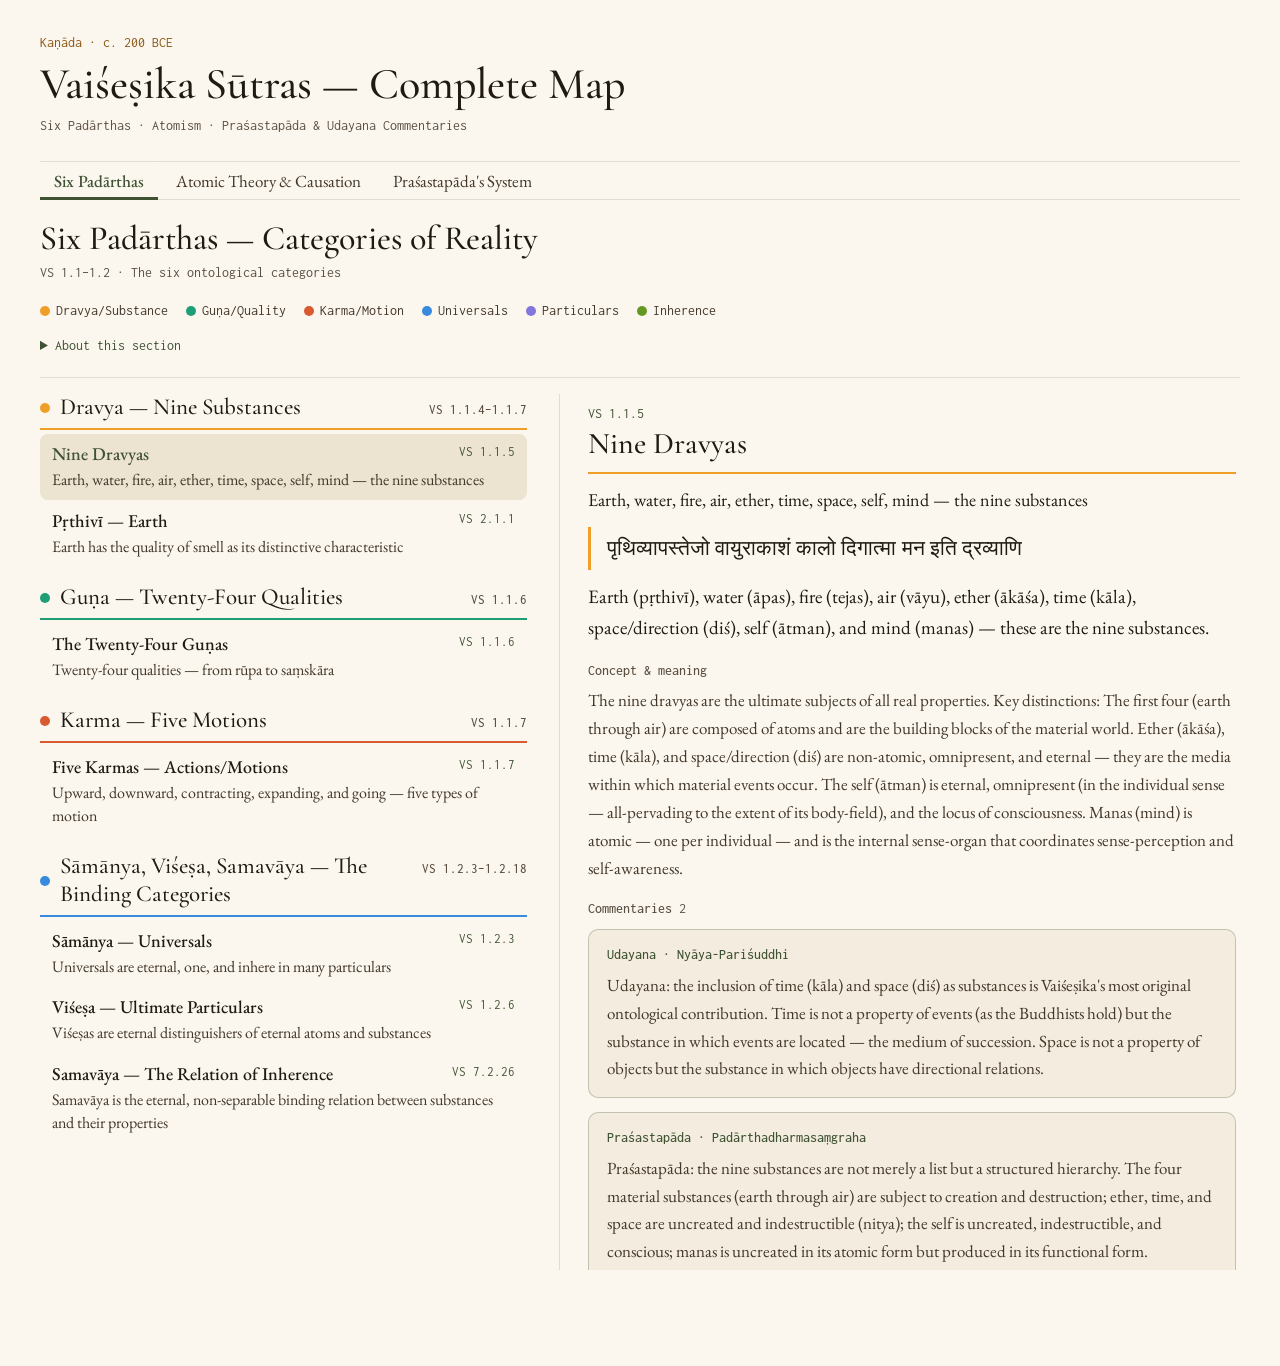
<file: Temp/vaisheshika_map.html>
<!DOCTYPE html>
<html lang="en">
<head>
<meta charset="UTF-8">
<meta name="viewport" content="width=device-width, initial-scale=1.0">
<title>Ṣaḍdarśana — Six Orthodox Systems of Indian Philosophy</title>
<link rel="preconnect" href="https://fonts.googleapis.com">
<link rel="preconnect" href="https://fonts.gstatic.com" crossorigin>
<link href="https://fonts.googleapis.com/css2?family=EB+Garamond:ital,wght@0,400;0,500;1,400&family=Cormorant+Garamond:wght@500&family=Inconsolata:wght@400;500&display=swap" rel="stylesheet">
<link rel="stylesheet" href="../assets/css/darshana-theme.css?v=20261128">
</head>
<body>
<div id="shell">
<header class="site-header">
  <div class="eyebrow">Kaṇāda · c. 200 BCE</div>
  <h1>Vaiśeṣika Sūtras — Complete Map</h1>
  <div class="subtitle">Six Padārthas · Atomism · Praśastapāda &amp; Udayana Commentaries</div>
</header>
<div id="vaisheshika" class="system-panel active"></div>
</div>
<script src="../assets/js/darshana-core.js?v=20261128"></script>
<script>
builders.vaisheshika=function(){
const secs=[
{tab:"Six Padārthas",title:"Six Padārthas — Categories of Reality",sub:"VS 1.1–1.2 · The six ontological categories",
intro:"Vaiśeṣika's fundamental claim is that everything that exists can be classified under six (later seven) padārthas: dravya (substance), guṇa (quality), karma (motion), sāmānya (universal), viśeṣa (particular), and samavāya (inherence). This ontological scheme is at once a classification of all existing things and a theory of the kinds of properties and relations that bind them.",
legend:[{c:C.amber,t:"Dravya/Substance"},{c:C.teal,t:"Guṇa/Quality"},{c:C.coral,t:"Karma/Motion"},{c:C.blue,t:"Universals"},{c:C.purple,t:"Particulars"},{c:C.green,t:"Inherence"}],
branches:[
{name:"Dravya — Nine Substances",ref:"VS 1.1.4–1.1.7",color:C.amber,children:[
{n:"Nine Dravyas",r:"VS 1.1.5",d:"Earth, water, fire, air, ether, time, space, self, mind — the nine substances",
det:{skt:"पृथिव्यापस्तेजो वायुराकाशं कालो दिगात्मा मन इति द्रव्याणि",
tr:"Earth (pṛthivī), water (āpas), fire (tejas), air (vāyu), ether (ākāśa), time (kāla), space/direction (diś), self (ātman), and mind (manas) — these are the nine substances.",
c:"The nine dravyas are the ultimate subjects of all real properties. Key distinctions: The first four (earth through air) are composed of atoms and are the building blocks of the material world. Ether (ākāśa), time (kāla), and space/direction (diś) are non-atomic, omnipresent, and eternal — they are the media within which material events occur. The self (ātman) is eternal, omnipresent (in the individual sense — all-pervading to the extent of its body-field), and the locus of consciousness. Manas (mind) is atomic — one per individual — and is the internal sense-organ that coordinates sense-perception and self-awareness.",
prs:"Praśastapāda: the nine substances are not merely a list but a structured hierarchy. The four material substances (earth through air) are subject to creation and destruction; ether, time, and space are uncreated and indestructible (nitya); the self is uncreated, indestructible, and conscious; manas is uncreated in its atomic form but produced in its functional form.",
uda:"Udayana: the inclusion of time (kāla) and space (diś) as substances is Vaiśeṣika's most original ontological contribution. Time is not a property of events (as the Buddhists hold) but the substance in which events are located — the medium of succession. Space is not a property of objects but the substance in which objects have directional relations."}},
{n:"Pṛthivī — Earth",r:"VS 2.1.1",d:"Earth has the quality of smell as its distinctive characteristic",
det:{skt:"गन्धवती पृथिवी",tr:"Earth (pṛthivī) is that which possesses smell (gandha).",
c:"Each of the four material substances is defined by its <em>viśeṣa guṇa</em> (distinctive quality): earth — smell; water — taste; fire — colour/form; air — touch. These distinctive qualities are what make the substances qualitatively distinct from one another despite all being material. Additionally: earth also has taste, colour, touch, and sound; water has taste, colour, and touch but not smell; fire has colour and touch but not taste or smell; air has touch only.",
prs:"Praśastapāda: the viśeṣa guṇa is the identifying criterion for each substance, but it does not exhaust the substance's qualities. Earth is defined by smell but it also possesses all four tangible qualities because it is the densest and most complex of the four elements.",
uda:"Udayana: the four material substances are atomic at their finest level. The paramāṇus (atoms) of earth, water, fire, and air are eternal, indivisible, and individually imperceptible — they only become perceptible when combined into dyads (dyaṇukas) and triads (tryaṇukas) and larger aggregates."}}
]},
{name:"Guṇa — Twenty-Four Qualities",ref:"VS 1.1.6",color:C.teal,children:[
{n:"The Twenty-Four Guṇas",r:"VS 1.1.6",d:"Twenty-four qualities — from rūpa to saṃskāra",
det:{skt:"रूपरसगन्धस्पर्शसंख्यापरिमाणपृथक्त्वसंयोगविभागपरत्वापरत्वगुरुत्वद्रवत्वस्नेहशब्दबुद्धिसुखदुःखेच्छाद्वेषप्रयत्नधर्माधर्मसंस्काराश्च",
tr:"Colour, taste, smell, touch, number, magnitude, separateness, conjunction, disjunction, priority, posteriority, weight, fluidity, viscosity, sound, cognition, pleasure, pain, desire, aversion, effort, virtue, vice, and latent impression — these are the twenty-four guṇas.",
c:"The twenty-four guṇas are properties that inhere in substances but cannot themselves be properties of other properties (no second-order properties in Vaiśeṣika). Key distinctions: Sensory qualities (rūpa through sound) inhere in material substances. Mental qualities (cognition through effort) inhere only in the ātman and/or manas. Moral qualities (dharma, adharma) inhere in the ātman. Saṃskāra (latent impression) inheres in the ātman and in material substances.",
prs:"Praśastapāda: guṇas are ontologically dependent on dravyas — they cannot exist without inhering in some substance. But they are distinct from the substance: the pot is not its redness; the redness is a distinct entity inhering in the pot through the relation of samavāya (inherence).",
uda:"Udayana: the inclusion of dharma and adharma as guṇas (not just ethical categories) is Vaiśeṣika's moral realism. Virtue and vice are real, objective properties that attach to the ātman through moral actions — they are what determine the quality of future births and ultimately the possibility of liberation."}}
]},
{name:"Karma — Five Motions",ref:"VS 1.1.7",color:C.coral,children:[
{n:"Five Karmas — Actions/Motions",r:"VS 1.1.7",d:"Upward, downward, contracting, expanding, and going — five types of motion",
det:{skt:"उत्क्षेपणमवक्षेपणमाकुञ्चनं प्रसारणं गमनमिति कर्माणि",
tr:"Throwing upward, throwing downward, contracting, expanding, and moving — these are the five karmas.",
c:"<em>Karma</em> in Vaiśeṣika means physical motion — not moral action. The five types are: (1) Utkṣepaṇa — upward movement (throwing up, rising); (2) Avakṣepaṇa — downward movement (falling, sinking); (3) Ākuñcana — contraction (muscle contraction, withdrawal); (4) Prasāraṇa — expansion (spreading, opening); (5) Gamana — generic locomotion (going in any direction). Karma is an episodic category — it exists only for the duration of the movement and does not persist.",
prs:"Praśastapāda: karma is the cause of conjunction (saṃyoga) and disjunction (vibhāga) between substances. The motion of the pot-making wheel causes the clay to conjoin in new ways — karma is therefore the proximate cause of all material change.",
uda:"Udayana: karma is distinct from the force (vega) that produces it. The arrow in flight has karma (the motion); it also has vega (the saṃskāra of force impressed by the bowstring). The vega sustains the karma across time until the arrow reaches its target."}}
]},
{name:"Sāmānya, Viśeṣa, Samavāya — The Binding Categories",ref:"VS 1.2.3–1.2.18",color:C.blue,children:[
{n:"Sāmānya — Universals",r:"VS 1.2.3",d:"Universals are eternal, one, and inhere in many particulars",
det:{skt:"सत्तासामान्यविशेषाः",tr:"Being (sattā), universal (sāmānya), and particular (viśeṣa) are (the remaining categories).",
c:"<em>Sāmānya</em> (universal) is an eternal, one, and objectively real entity that inheres in multiple particular instances simultaneously. The universal 'cow-ness' (gotva) inheres in every particular cow, making them all cows. The universal 'being' (sattā) inheres in all substances, qualities, and motions — it is the most general universal. Vaiśeṣika's realism about universals is its response to the Buddhist nominalist position that only particulars exist.",
prs:"Praśastapāda: universals are perceived directly — when we see a cow and know 'this is a cow,' we are perceiving not just the particular cow but also the universal cowness that inheres in it and in all cows. The universal is grasped through a distinct cognitive act (vyāpti-jñāna) triggered by the perception of the particular.",
uda:"Udayana: universals are not mental constructs (as the Buddhists hold) but objective features of reality. Evidence: different people perceive the same object as 'a cow' without prior communication — this intersubjective agreement is best explained by a real universal cowness that is the same in all these perceptions."}},
{n:"Viśeṣa — Ultimate Particulars",r:"VS 1.2.6",d:"Viśeṣas are eternal distinguishers of eternal atoms and substances",
det:{skt:"अन्त्यविशेषाः",tr:"The ultimate particulars (antyaviśeṣas) are the distinguishers of the eternal (atoms etc.).",
c:"<em>Viśeṣa</em> (ultimate particular) is the category that gives Vaiśeṣika its name. The problem: if two atoms of earth are qualitatively identical (both atoms, both earth-atoms, both possessing smell, etc.), what makes them two and not one? Universals cannot distinguish them; qualities are the same; substances are the same. Vaiśeṣika posits irreducible ultimate particulars (antyaviśeṣas) that are the ultimate basis of the numerical distinctness of atoms. Viśeṣas are eternal (they inhere only in eternal entities — atoms and eternals), uncaused, and directly perceived by yogis.",
prs:"Praśastapāda: the viśeṣas are the most radical assertion of Vaiśeṣika realism — the positing of irreducible bare particulars (haecceities) as real entities. Without viśeṣas, the system cannot explain why two otherwise identical atoms are two.",
uda:"Udayana: the viśeṣa concept anticipates the modern metaphysical debate between bundle theory (all properties are universals; particularity is their combination) and substratum theory (there is a bare particular beneath all properties). Vaiśeṣika effectively posits both — the dravya as substratum and the antyaviśeṣa as the individuator."}},
{n:"Samavāya — The Relation of Inherence",r:"VS 7.2.26",d:"Samavāya is the eternal, non-separable binding relation between substances and their properties",
det:{skt:"इह इति यतः कार्यकारणयोः स तु सम्बन्धविशेषः समवायः",
tr:"Samavāya is the special relation of 'here in this' — the inseparable relation between cause and effect (and between substance and quality, universal and particular, etc.).",
c:"<em>Samavāya</em> (inherence) is the most philosophically contested Vaiśeṣika category. It is the relation by which a quality inheres in a substance, a universal inheres in its instances, a part inheres in the whole, and a motion inheres in the moving substance. Samavāya is: (1) one (there is only one samavāya relation, not many); (2) eternal (it does not come and go); (3) non-separable (anapāyin — what is related by samavāya cannot be separated while maintaining that relation). Example: redness is in the rose by samavāya — not merely near it, or touching it, but genuinely internally related to it.",
prs:"Praśastapāda: samavāya is different from saṃyoga (conjunction), which is an accidental, separable contact between two substances. The book on the table is related by saṃyoga; the table's brownness is related to the table by samavāya. Removing the book leaves both book and table intact; removing the brownness from the table destroys either the brownness or the table's identity as this brown table.",
uda:"Udayana: samavāya is one of the most contested categories in Indian philosophy. Buddhist critics argue that it is superfluous — the 'in-here' relation can be explained without positing a further relation called 'inherence' (this leads to an infinite regress: if samavāya relates S and Q, what relates samavāya to S? Answer: samavāya is self-linking — it relates itself to what it relates.). Udayana defends this self-linking character of samavāya as a unique, fundamental metaphysical primitive."}}
]}
]},
{tab:"Atomic Theory & Causation",title:"Atomic Theory and the Doctrine of Causation",sub:"VS 2.1.1–4.1.14 · Paramāṇu theory and the asatkāryavāda",
intro:"Vaiśeṣika's atomic theory is one of the earliest and most developed atomic theories in world philosophy. Atoms (paramāṇus) are eternal, indivisible, and imperceptible — the ultimate constituents of material reality. Their combination (through God's will) produces the perceivable world. Vaiśeṣika holds the asatkāryavāda (the doctrine that the effect is not pre-existent in the cause) — directly opposing Sāṃkhya's satkāryavāda.",
legend:[{c:C.purple,t:"Atomism"},{c:C.amber,t:"Causation"},{c:C.blue,t:"God/Īśvara"},{c:C.green,t:"Liberation"}],
branches:[
{name:"Paramāṇu — Atomic Theory",ref:"VS 4.1.1–4.1.14",color:C.purple,children:[
{n:"Paramāṇu — The Atom",r:"VS 4.1.1",d:"The atom is eternal, partless, invisible, the ultimate cause of all material existence",
det:{skt:"नित्यं परमाणु",tr:"The atom is eternal (nitya).",
c:"The Vaiśeṣika atom (paramāṇu) is: (1) <em>Nitya</em> (eternal) — uncaused, indestructible; (2) <em>Niravaayava</em> (partless) — having no spatial parts; (3) <em>Adṛśya</em> (imperceptible) — too small for any sense to detect; (4) <em>Sarvajanana</em> (generator of all things) — all perceptible material objects are composed of atoms. Four types of atoms (corresponding to the four material substances): earth-atoms, water-atoms, fire-atoms, air-atoms. Each type of atom has the qualities of its respective element — earth-atoms have smell, water-atoms have taste, etc.",
prs:"Praśastapāda: atoms are beginninglessly moving (spanda-śīla) — they have an intrinsic vibrating motion (parispanda). At pralaya (cosmic dissolution), all compound objects dissolve back into atoms — the atoms themselves never dissolve. At the next sarga (creation), atoms recombine under the directive will of Īśvara.",
uda:"Udayana: atoms must be eternal and partless because they are the final terminus of analysis. If atoms had parts, those parts would be prior to them — and we would need to explain those parts' ultimate constituents. The regress terminates only with eternal, indivisible atoms. This is a classic reductio argument for atomism."}},
{n:"Dyaṇuka and Tryaṇuka — Combination",r:"VS 4.1.4–4.1.8",d:"Two atoms produce a dyad; three dyads produce a triad — the first perceivable entity",
det:{c:"The process of atomic combination: (1) Two atoms (paramāṇus) combine to form a dyad (dvyaṇuka or dvyaṇu). A dyad has magnitude (parimāṇa) greater than an atom but is itself imperceptible — it is an intermediate ontological stage. (2) Three dyads combine to form a triad (tryaṇuka). The triad is the smallest perceivable entity — the threshold of perceptibility. (3) Larger aggregates (from four dyads up) produce the perceivable world of everyday objects.",
prs:"Praśastapāda: the movement from two atoms to a dyad is not a mere addition of atoms but the creation of a genuinely new entity with properties the atoms lack individually (like magnitude). This is Vaiśeṣika's asatkāryavāda in action: the effect (dyad) is a genuinely new existence, not pre-existent in the causes.",
uda:"Udayana: the dyad is the most philosophically interesting of the three stages. It has magnitude but is imperceptible — suggesting that magnitude is not sufficient for perceptibility. Perceptibility requires a threshold of magnitude that only the triad reaches. This distinction between 'having magnitude' and 'being perceptible' is an important ontological refinement."}}
]},
{name:"Asatkāryavāda — Effect is New",ref:"VS 5.1.1–5.2.26",color:C.amber,children:[
{n:"Asatkāryavāda vs Satkāryavāda",r:"VS 5.2.1",d:"Vaiśeṣika holds that the effect does not pre-exist in the cause — it is a genuinely new entity",
det:{c:"The central dispute in Indian philosophy of causation: <em>Satkāryavāda</em> (Sāṃkhya): the effect pre-exists in the cause in an unmanifest (avyakta) form; production is merely manifestation of what was already there. <em>Asatkāryavāda</em> (Vaiśeṣika-Nyāya): the effect is a genuinely new entity, not previously existing in the cause; production is genuine origination. Arguments for asatkāryavāda: (1) We observe that the pot is a new entity with properties (hollow, able to hold water) that the clay lacks — if the pot pre-existed in the clay, we should observe these properties before the pot is made. (2) The very concept of 'production' requires that what is produced was not there before — otherwise what is being 'produced'?",
prs:"Praśastapāda: samavāyikāraṇa (the inherence cause) is what Vaiśeṣika uses to explain causation. The clay is the inherence-cause (samavāyikāraṇa) of the pot — the pot, when produced, inheres in the clay (the clay becomes the substrate of the pot). The potter's hands and wheel are the non-inherence causes (asamavāyikāraṇa and nimittakāraṇa). This three-cause analysis (inherence, non-inherence, efficient) is Vaiśeṣika's distinctive contribution to causal theory.",
uda:"Udayana: asatkāryavāda is supported by everyday observation and by the success of productive action. If the effect pre-existed in the cause (satkāryavāda), the potter's effort would be pointless — you cannot 'make' what already exists. The fact that productive effort genuinely changes the world — that the pot did not exist before and now exists — is the commonsense evidence for asatkāryavāda."}}
]}
]},
{tab:"Praśastapāda's System",title:"Praśastapāda's Padārthadharmasaṃgraha",sub:"c. 600 CE · The systematic elaboration and synthesis of Vaiśeṣika",
intro:"Praśastapāda's Padārthadharmasaṃgraha (Summary of the Properties of the Categories) is not a commentary on the Vaiśeṣika Sūtras but an independent systematic treatise that became the standard exposition of the school. It elaborates the six padārthas with extraordinary precision, adds significant new doctrines, and integrates theology (Īśvara as the cause of atomic combination) into the system.",
legend:[{c:C.amber,t:"Categories"},{c:C.blue,t:"Theology"},{c:C.purple,t:"Cosmology"},{c:C.green,t:"Liberation"}],
branches:[
{name:"Praśastapāda on Creation and God",ref:"Padārthadharmasaṃgraha",color:C.blue,children:[
{n:"Īśvara as the Director of Atomic Combination",r:"PDhS",d:"God directs the combination of atoms at creation and their dissolution at pralaya",
det:{c:"Praśastapāda's major theological addition to Vaiśeṣika: atoms cannot combine on their own (they have no intelligence or will). Their initial combination at sarga (creation) must be directed by an omniscient, omnipotent agent — Īśvara. Īśvara uses dharma (the accumulated merit of past cycles of beings) as the instrumental cause and his own will as the efficient cause to direct atoms into their initial combinations, creating the material world.",
prs:"Praśastapāda: Īśvara is not the material cause of the world — atoms are. Īśvara is the intelligent efficient cause (nimittakāraṇa) — the designer and director, not the substance. This preserves the ātman-prakṛti dualism while adding a theistic dimension: Īśvara, the eternal and liberated puruṣa (analogous to Patañjali's Yoga Sūtras 1.24), directs the material world for the benefit of individual ātmans.",
uda:"Udayana's Kiraṇāvalī develops this further: Īśvara must be omniscient to know the accumulated dharma and adharma of all past ātmans and to direct atomic combinations precisely so that each ātman gets the experiences its karma merits. Omniscience is not a luxury but a functional requirement of the creator."}}
]},
{name:"Liberation in Vaiśeṣika",ref:"PDhS on Mokṣa",color:C.green,children:[
{n:"Mokṣa — Liberation as Cessation of All Qualities",r:"PDhS",d:"Liberation is the state where the ātman is free of all guṇas including cognition",
det:{c:"Vaiśeṣika's account of liberation parallels Nyāya's: mokṣa is the complete cessation of the ātman's connection with manas, the senses, and the body — and consequently the cessation of all cognition, pleasure, pain, desire, aversion, and effort. The liberated ātman has no remaining guṇas except existence (sattā). This is sometimes called the 'stone-liberation' critique: critics object that a consciousness without any cognitive content is indistinguishable from a stone. Vaiśeṣika responds that the ātman's nature is not consciousness (as Vedānta holds) but a substance that can possess consciousness as a quality — and the liberated ātman simply no longer possesses that quality.",
prs:"Praśastapāda: liberation is achieved through tattvajñāna — the direct knowledge of the ātman as distinct from the body, senses, and mind. This knowledge, combined with the cessation of adharma (moral merit) and dharma (moral demerit), allows the ātman's manas-connection to dissolve. Without manas, no further experience arises; the ātman rests alone in its own substance.",
uda:"Udayana: the apparent emptiness of Vaiśeṣika liberation is actually a profound state: the ātman, no longer conditioned by any of prakṛti's modifications, simply is what it essentially is — a pure substance without accidental properties. This is the most radical fulfillment of the principle that every substance is ultimately what it is by itself, not by its properties."}}
]}
]}
];
buildSubNav(secs,'vaisheshika',renderSection);
};

// ═══════════════════════════════════════════════════════════════════
// PŪRVA MĪMĀṂSĀ — Jaimini's Mīmāṃsā Sūtras (c. 300 BCE)
// Commentaries: Śabara Bhāṣya, Kumārila Bhaṭṭa Ślokavārttika,
//               Prabhākara Bṛhatī
// ═══════════════════════════════════════════════════════════════════

// ── Init ──
builders.vaisheshika();
</script>
</body>
</html>
</file>
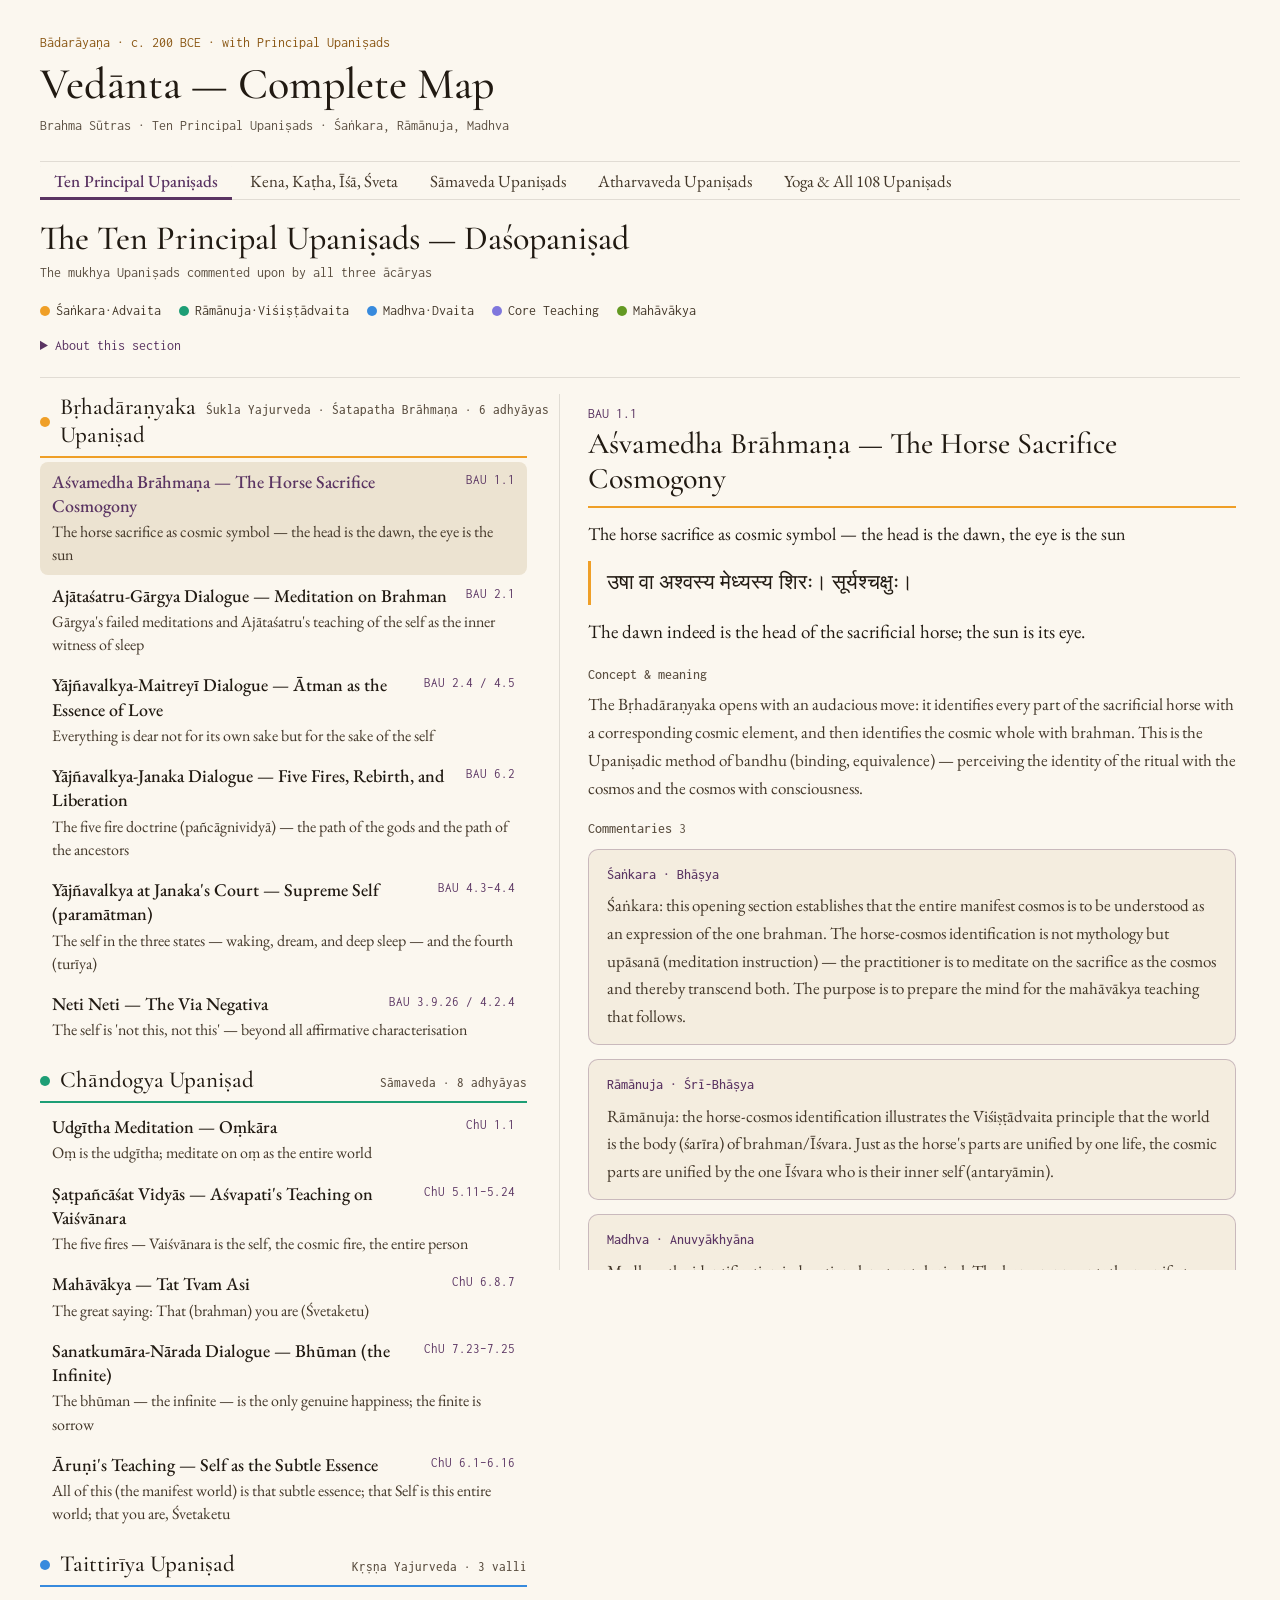
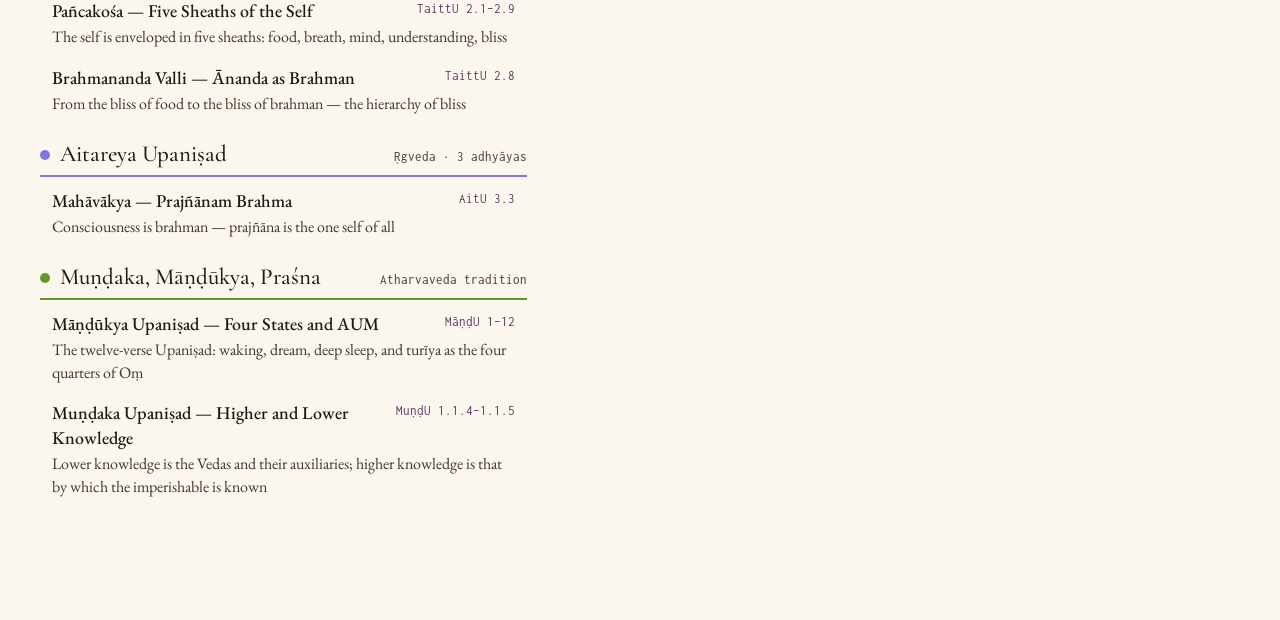
<file: Temp/vedanta_map.html>
<!DOCTYPE html>
<html lang="en">
<head>
<meta charset="UTF-8">
<meta name="viewport" content="width=device-width, initial-scale=1.0">
<title>Ṣaḍdarśana — Six Orthodox Systems of Indian Philosophy</title>
<link rel="preconnect" href="https://fonts.googleapis.com">
<link rel="preconnect" href="https://fonts.gstatic.com" crossorigin>
<link href="https://fonts.googleapis.com/css2?family=EB+Garamond:ital,wght@0,400;0,500;1,400&family=Cormorant+Garamond:wght@500&family=Inconsolata:wght@400;500&display=swap" rel="stylesheet">
<link rel="stylesheet" href="../assets/css/darshana-theme.css?v=20261128">
</head>
<body>
<div id="shell">
<header class="site-header">
  <div class="eyebrow">Bādarāyaṇa · c. 200 BCE · with Principal Upaniṣads</div>
  <h1>Vedānta — Complete Map</h1>
  <div class="subtitle">Brahma Sūtras · Ten Principal Upaniṣads · Śaṅkara, Rāmānuja, Madhva</div>
</header>
<div id="vedanta" class="system-panel active"></div>
</div>
<script src="../assets/js/darshana-core.js?v=20261128"></script>
<script>
builders.vedanta=function(){
const secs=[
// ───────────────────────────────────────────────────────────────────
// TAB 1 — PRINCIPAL UPANIṢADS (Mukhya 10+3)
// ───────────────────────────────────────────────────────────────────
{tab:"Ten Principal Upaniṣads",title:"The Ten Principal Upaniṣads — Daśopaniṣad",sub:"The mukhya Upaniṣads commented upon by all three ācāryas",
intro:"Śaṅkara wrote bhāṣyas on ten Upaniṣads (with Nṛsiṃhapūrvatāpanīya and Māṇḍūkya-Kārikā sometimes added, giving 12–13). These are the foundational texts of all Vedāntic schools. Rāmānuja's Śrī-Bhāṣya on the Brahmasūtras extensively quotes and interprets the key passages of these Upaniṣads. Madhva wrote separate commentaries (bhāṣyas) on all ten plus several minor ones.",
legend:[{c:C.amber,t:"Śaṅkara·Advaita"},{c:C.teal,t:"Rāmānuja·Viśiṣṭādvaita"},{c:C.blue,t:"Madhva·Dvaita"},{c:C.purple,t:"Core Teaching"},{c:C.green,t:"Mahāvākya"}],
branches:[
{name:"Bṛhadāraṇyaka Upaniṣad",ref:"Śukla Yajurveda · Śatapatha Brāhmaṇa · 6 adhyāyas",color:C.amber,children:[
{n:"Aśvamedha Brāhmaṇa — The Horse Sacrifice Cosmogony",r:"BAU 1.1",d:"The horse sacrifice as cosmic symbol — the head is the dawn, the eye is the sun",
det:{skt:"उषा वा अश्वस्य मेध्यस्य शिरः। सूर्यश्चक्षुः।",tr:"The dawn indeed is the head of the sacrificial horse; the sun is its eye.",
c:"The Bṛhadāraṇyaka opens with an audacious move: it identifies every part of the sacrificial horse with a corresponding cosmic element, and then identifies the cosmic whole with brahman. This is the Upaniṣadic method of bandhu (binding, equivalence) — perceiving the identity of the ritual with the cosmos and the cosmos with consciousness.",
shk:"Śaṅkara: this opening section establishes that the entire manifest cosmos is to be understood as an expression of the one brahman. The horse-cosmos identification is not mythology but upāsanā (meditation instruction) — the practitioner is to meditate on the sacrifice as the cosmos and thereby transcend both. The purpose is to prepare the mind for the mahāvākya teaching that follows.",
rmj:"Rāmānuja: the horse-cosmos identification illustrates the Viśiṣṭādvaita principle that the world is the body (śarīra) of brahman/Īśvara. Just as the horse's parts are unified by one life, the cosmic parts are unified by the one Īśvara who is their inner self (antaryāmin).",
mdv:"Madhva: the identification is devotional, not ontological. The horse represents the manifest world which is entirely distinct from and dependent on Viṣṇu (= brahman). Meditating on this identity awakens devotion to the Lord who pervades and transcends his creation."}},
{n:"Ajātaśatru-Gārgya Dialogue — Meditation on Brahman",r:"BAU 2.1",d:"Gārgya's failed meditations and Ajātaśatru's teaching of the self as the inner witness of sleep",
det:{skt:"ब्रह्म वा अहमस्मीति — एष ते आत्मा सर्वान्तर इति",tr:"'I am brahman' — 'This is your self, the inner controller of all.'",
c:"Gārgya lists sixteen meditations (on the person in the sun, moon, lightning, etc.) — each rejected by the Kṣatriya king Ajātaśatru as incomplete because they identify brahman with a specific quality or object. Ajātaśatru then teaches the supreme teaching: the self in deep sleep — the prajñā (luminous awareness) that underlies all states — is the true brahman.",
shk:"Śaṅkara: this dialogue is a demonstration of adhikāra-parīkṣā — the teacher testing whether the student's meditation is based on a genuine understanding of the non-dual brahman or on partial, object-based meditation. Ajātaśatru's correction points to the self as pure, witnessing consciousness — not an object of meditation but the meditation itself.",
rmj:"Rāmānuja: the sixteen meditations are valid upāsanās of Īśvara in his various cosmic manifestations. Ajātaśatru's teaching adds the key insight: Īśvara is also the self of all individuals — the inner controller (antaryāmin). This is the foundation of Rāmānuja's śarīra-śarīrin (body-soul) relation between Īśvara and the world.",
mdv:"Madhva: the 'self within' (antaryāmin) is Viṣṇu — the supreme independent reality distinct from both the individual self (jīva) and the world. The deep sleep state (suṣupti) is not a state of brahman-experience but a state in which Viṣṇu's sustaining presence alone remains, all individual activity having been withdrawn."}},
{n:"Yājñavalkya-Maitreyī Dialogue — Ātman as the Essence of Love",r:"BAU 2.4 / 4.5",d:"Everything is dear not for its own sake but for the sake of the self",
det:{skt:"न वा अरे पत्युः कामाय पतिः प्रियो भवति, आत्मनस्तु कामाय पतिः प्रियो भवति",tr:"The husband is not dear for the sake of the husband; rather the husband is dear for the sake of the self.",
c:"Yājñavalkya, about to leave for a life of renunciation, divides his property between his two wives. Maitreyī asks whether wealth without the knowledge of immortality is worthwhile — a question that opens the dialogue to the deepest teaching. The sūtra (verse) that follows is one of the most cited in all of Vedānta: everything dear — husband, wife, children, wealth, gods, worlds — is dear not for its own sake but for the sake of the ātman. The ātman is the ultimate ground of all love.",
shk:"Śaṅkara: this passage reveals that the deepest motive of all human love is the ātman itself. We love objects because we unconsciously identify them with the ātman (brahman). When the ātman is known directly, the need to seek it through objects dissolves — not because love ends but because it finds its true object and rests there. The mahāvākya 'aham brahmāsmi' (I am brahman) is the direct expression of this realisation.",
rmj:"Rāmānuja: the passage teaches that Īśvara (as ātman-of-all) is the ultimate ground of all love. When we love any finite being, we are — without knowing it — reaching toward the infinite Īśvara who is the inner self of that being. Devotion (bhakti) is the conscious form of this natural movement of love toward its ultimate source.",
mdv:"Madhva: the ātman referred to is not one's personal self but the paramātman (Viṣṇu) who is the ātman of all. All love is ultimately love for Viṣṇu — who is independently real, supremely blissful, and the source of all joy. Liberation consists in consciously directing this love to its true object."}},
{n:"Yājñavalkya-Janaka Dialogue — Five Fires, Rebirth, and Liberation",r:"BAU 6.2",d:"The five fire doctrine (pañcāgnividyā) — the path of the gods and the path of the ancestors",
det:{skt:"देवयानः पितृयाण इति — तद्य इत्थं विदुः...अमृतत्वमश्नुते",tr:"The path of the gods and the path of the ancestors — those who know thus... they attain immortality.",
c:"The pañcāgnividyā (five fire teaching): the cosmos is a series of five 'fires' in which offerings are made and from which things emerge. The five fires are: heaven (sun as fire, faith as fuel, soma as offering, rain emerges); cloud (air/space as fire, rain as offering, food emerges); earth (fire/year as fire, food as offering, sperm emerges); man (fire as fire, sperm as offering, the embryo emerges); woman (fire as fire, the child emerges). After death: the person follows either the devayāna (path of the gods → non-return → liberation) or the pitṛyāna (path of the ancestors → moon → return to earth → rebirth). Only those who know the pañcāgnividyā and cultivate brahman attain the devayāna.",
shk:"Śaṅkara: the devayāna and pitṛyāna are described for those who have realised brahman with qualities (saguna brahman) and those who have accumulated merit through ritual. The supreme teaching is that direct knowledge of nirguna brahman (brahman without qualities) transcends both paths — the jñānī does not travel any path after death but simply dissolves into brahman immediately at death.",
rmj:"Rāmānuja: the devayāna is the path of those who have practised upāsanā of Īśvara (saguna brahman) with full knowledge. They travel to Brahmaloka (the abode of Brahmā/Hiraṇyagarbha) and from there attain liberation at the end of the cosmic cycle. The pitṛyāna is the path of those whose merit was accumulated through ritual only, without knowledge.",
mdv:"Madhva: the devayāna is the path of Viṣṇu-devotees who attain Vaikuṇṭha — the eternal abode of Viṣṇu — from which there is no return (no rebirth). The pitṛyāna is for those devoted to the ancestors — they attain the intermediate realm and eventually return. Liberation is exclusively Viṣṇu's grace."}},
{n:"Yājñavalkya at Janaka's Court — Supreme Self (paramātman)",r:"BAU 4.3–4.4",d:"The self in the three states — waking, dream, and deep sleep — and the fourth (turīya)",
det:{skt:"अत्रैव समृद्धो भवति। आत्मानमेव लोकमुपास्स्व।",tr:"In this alone is the self complete. Meditate on the self as the world.",
c:"Yājñavalkya's teaching to King Janaka in the lengthy court dialogue traces the self through its three states of experience: (1) In waking (jāgrat), the self takes the material body as its field and experiences external objects through the senses. (2) In dream (svapna), the self creates its own luminous world from the impressions of waking experience — demonstrating the self's creative power. (3) In deep sleep (suṣupti), the self rests in the pericardium, dissolved into prāṇa, free from all experience — 'as a child might sleep, or a great king, or a great brahmin, transcending good and evil, all the worlds.' The fourth state (implied but not named in BAU — named turīya in the Māṇḍūkya) is the self in its own nature: the witness of all three states, the pure light of consciousness.",
shk:"Śaṅkara: the deep sleep analysis is decisive for Advaita. In deep sleep, the apparent divisions of waking life (subject-object, this-that, I-other) dissolve, and only pure consciousness remains. On waking, the person reports 'I knew nothing; I was happy' — a memory of contentlessness and bliss. This demonstrates that the self's essential nature is blissful, contentless consciousness — brahman. The three states are like waves on the ocean of turīya; turīya is not a fourth state but the substratum of all three.",
rmj:"Rāmānuja: the three states are modes of the jīva's (individual self's) experience, not of brahman. Brahman (Īśvara) is the witness of the jīva's experiences in all three states — the antaryāmin who is permanently awake within. Deep sleep is a state of non-experience for the jīva, not a state of brahman-realisation. Rāmānuja's critique of Advaita: if deep sleep were genuine brahman-experience, everyone would awaken from sleep as a jñānī.",
mdv:"Madhva: the four states are modes of the individual jīva, entirely distinct from Viṣṇu who is beyond all states. The 'I knew nothing' report of deep sleep does not indicate brahman-experience — it indicates the jīva's temporary dissolution into a subtle state of consciousness maintained by Viṣṇu's sustaining presence."}},
{n:"Neti Neti — The Via Negativa",r:"BAU 3.9.26 / 4.2.4",d:"The self is 'not this, not this' — beyond all affirmative characterisation",
det:{skt:"नेति नेति — न ह्येतस्मादिति नेत्यन्यत्परम् अस्ति",tr:"'Not this, not this' — for there is nothing higher than this 'not this, not this.'",
c:"The famous neti neti (not this, not this) formula is Yājñavalkya's ultimate characterisation of brahman/ātman. Every positive characterisation ('brahman is consciousness,' 'brahman is bliss') points toward brahman but necessarily falls short — for brahman is not any of its attributes but the substratum of all of them. The only adequate characterisation is the via negativa: systematically negating every possible object or quality, until what remains cannot be negated — the pure witnessing awareness.",
shk:"Śaṅkara: neti neti is the method of adyāsa-apavāda — the systematic removal of superimposed attributes. Brahman is not form, not sound, not thought, not bliss (as an experience), not any of the 25 Sāṃkhya tattvas — for it is the witness of all these. What remains after all negations is not nothing but the pure, self-luminous awareness that was doing the negating. This is the famous anvaya-vyatireka method: whatever is present in all experiences (the awareness) and absent in no experience is the true self.",
rmj:"Rāmānuja's critique: neti neti does not mean that brahman/Īśvara has no attributes. It means that Īśvara transcends all limiting or defective attributes — all that is finite, dependent, or conditioned. Īśvara's infinite, perfect attributes (omniscience, omnipotence, infinite bliss, etc.) are not denied by neti neti — they are affirmed. Neti neti denies finitude, not the infinite positive reality of Īśvara.",
mdv:"Madhva: neti neti points to Viṣṇu's transcendence of all creaturely categories. Viṣṇu cannot be grasped by negation alone — he is supremely positive reality (abhaya, ananda, jñāna, śakti). The negations clear away inadequate conceptions; what remains is not formless contentlessness but the supreme Person, Viṣṇu."}}
]},
{name:"Chāndogya Upaniṣad",ref:"Sāmaveda · 8 adhyāyas",color:C.teal,children:[
{n:"Udgītha Meditation — Oṃkāra",r:"ChU 1.1",d:"Oṃ is the udgītha; meditate on oṃ as the entire world",
det:{skt:"ॐ इत्येतदक्षरमुद्गीथमुपासीत। ओमिति ह्युद्गायति। तस्योपव्याख्यानम्।",tr:"One should meditate on the syllable Oṃ as the udgītha. For one sings beginning with Oṃ. This is the explanation of it.",
c:"The Chāndogya opens with the meditation on Oṃ as the udgītha — the first and most important syllable of Sāmavedic chanting. Oṃ is identified with the essence (rasa) of all beings: earth → water → plant → person → speech → Oṃ. Oṃ is the prāṇa of prāṇas — the breath of all breath — the life of all life.",
shk:"Śaṅkara: Oṃ is the name of brahman — but specifically as a meditation support (upāsanā-ālaṃbana). The meditator who contemplates Oṃ gradually dissolves the name-form distinctions into the nameless, formless brahman that Oṃ points to. The three syllables A-U-M correspond to waking, dream, and deep sleep; their combination and cessation points to turīya.",
rmj:"Rāmānuja: Oṃ is the primary name of Īśvara. Meditating on Oṃ is meditating on Īśvara in his most direct verbal form. The udgītha meditation is a form of nāmajapa — chanting the divine name — which purifies the antaḥkaraṇa (inner instrument) for bhakti.",
mdv:"Madhva: Oṃ directly means Viṣṇu — it is Viṣṇu's primary name, not a generic name of brahman. The 'a' in Oṃ is the ācārya who leads (Viṣṇu as teacher); the 'u' is the devotee; the 'm' is the world sustained by Viṣṇu. The meditation on Oṃ is an act of direct worship of Viṣṇu."}},
{n:"Ṣaṭpañcāśat Vidyās — Aśvapati's Teaching on Vaiśvānara",r:"ChU 5.11–5.24",d:"The five fires — Vaiśvānara is the self, the cosmic fire, the entire person",
det:{skt:"स य एवमेतद्वैश्वानरमात्मानं वेद — सर्वेष्वंगेषु अन्नमत्ति",tr:"He who knows this Vaiśvānara self thus — eats food in all his limbs.",
c:"Five great householders go to Uddālaka Āruṇi seeking knowledge of the self. He sends them to King Aśvapati Kaikeyī, who teaches the Vaiśvānara (cosmic fire/self) meditation: the cosmic fire is identified with the individual's body — its head is the heavenly realm, its eye is the sun, its breath is air, its body is space, its bladder is water, its feet are the earth. This totality is the Vaiśvānara ātman — the self as the entire cosmos.",
shk:"Śaṅkara: the Vaiśvānara teaching is a saguna upāsanā (meditation on brahman with attributes) — it does not teach the ultimate truth (brahman as pure consciousness without form) but prepares the mind for it. The student who perfects this meditation transcends it and arrives at the direct knowledge of nirguna brahman.",
rmj:"Rāmānuja: the Vaiśvānara is Īśvara in his aspect as the cosmic inner self of all the elements and all individuals. The meditation is an accurate cognition of the truth — Īśvara is genuinely the 'self' of all beings in the sense that he is their inner controller (antaryāmin) and the ground of their existence. This is not a pedagogical fiction but a direct teaching of Viśiṣṭādvaita.",
mdv:"Madhva: Vaiśvānara is one aspect or manifestation of Viṣṇu — the cosmic fire-form in which Viṣṇu pervades and sustains the material world. The meditation on Vaiśvānara is a form of Viṣṇu worship, not a philosophical speculation."}},
{n:"Mahāvākya — Tat Tvam Asi",r:"ChU 6.8.7",d:"The great saying: That (brahman) you are (Śvetaketu)",
det:{skt:"तत् त्वम् असि श्वेतकेतो",tr:"That you are, Śvetaketu.",
c:"The most celebrated mahāvākya (great saying) of the Upaniṣads. Uddālaka instructs his son Śvetaketu through a series of nine illustrations, each concluding with 'tat tvam asi' — 'That (the subtle essence that is the self of all) you are.' The nine illustrations: (1) The invisible self of the nyagrodha tree seed that produces the great tree. (2) Salt dissolved in water, present everywhere but invisible. (3) A man blindfolded and led away from home — untying the blindfold at each direction brings him home. (4) The dying man — what departs at death and what remains. (5) The convergence of rivers in the ocean. Etc.",
shk:"Śaṅkara: 'tat tvam asi' is the most direct expression of the non-dual truth (advaita). 'Tat' (that) refers to brahman — pure existence-consciousness-bliss (sat-cit-ānanda) — as it is in itself (without any upādhi — limiting adjunct). 'Tvam' (you) refers to the jīva (individual self) — as it is in itself, stripped of the limiting adjunct of the body-mind complex. When both are understood in their essential nature (not their appearances), they are identical — not similar, not related, but literally the same. The apparent difference is due to adhyāsa (superimposition) of the upādhis (limiting conditions) on the two sides of the equation.",
rmj:"Rāmānuja's major critique of Śaṅkara's reading: the identity in 'tat tvam asi' is not absolute numerical identity but qualified identity — the jīva and brahman are identical in the sense that the jīva is brahman's mode (prakāra), brahman's body (śarīra). The jīva is real and distinct (not illusory), but it depends entirely on brahman and cannot be understood apart from brahman — just as a body cannot be understood apart from its soul. 'That you are' means 'you are a real mode of That' — not 'you are That in the same undifferentiated sense.'",
mdv:"Madhva: 'tat tvam asi' does not assert identity of the jīva and brahman/Viṣṇu — this would contradict the fundamental distinction between the independent Viṣṇu and the dependent jīva. Madhva reads the sentence as: 'You are that (jīva that depends on Viṣṇu)' — an assertion of the jīva's dependent nature and Viṣṇu's independent reality. The sentence teaches subordination, not identity."}},
{n:"Sanatkumāra-Nārada Dialogue — Bhūman (the Infinite)",r:"ChU 7.23–7.25",d:"The bhūman — the infinite — is the only genuine happiness; the finite is sorrow",
det:{skt:"यो वै भूमा तत्सुखम् — नाल्पे सुखमस्ति — भूमैव सुखम्",tr:"The bhūman (Infinite) is happiness. In the finite there is no happiness. Only the Infinite is happiness.",
c:"Sanatkumāra leads Nārada through a hierarchy of meditations — from name (nāma) up through speech, mind, will, thought, contemplation, understanding, strength, food, water, fire, space, memory, hope, prāṇa — each identified as 'greater than the previous.' The culmination: the bhūman (Infinite, the uncountable, the boundless) — which sees nothing other than itself, hears nothing other than itself, knows nothing other than itself. This is brahman. The finite always needs an other — 'I am greater than this, I am less than that' — and this needing is sorrow. The Infinite needs no other and is therefore purely happy.",
shk:"Śaṅkara: the bhūman is the supreme brahman — nirguna, non-dual, self-luminous. The hierarchy of meditations (name, speech, mind, etc.) is a progressive purification of the concept of brahman, removing each successive identification until the pure infinite is reached. The phrase 'sees nothing other than itself' is Advaita's definition of liberation: the jñānī who has realised brahman no longer perceives duality — they 'see' brahman everywhere as the only reality.",
rmj:"Rāmānuja: the bhūman is Īśvara — infinitely real, infinitely blissful, infinitely self-sufficient. But Īśvara 'seeing nothing other than himself' does not mean that the world is unreal — it means that Īśvara sees the entire world as his own body (ātmabhāvena — as modes of himself). The devotee who realises Īśvara as the bhūman sees the entire world as Īśvara's body and Īśvara as the inner self of all.",
mdv:"Madhva: the bhūman is Viṣṇu in his supreme blissful nature. The teaching is that genuine, unlimited happiness exists only in Viṣṇu — all finite happiness is borrowed from him and returns to him. Liberation is the direct experience of Viṣṇu's infinite bliss — not a contentless void but the plenitude of devotional experience in Vaikuṇṭha."}},
{n:"Āruṇi's Teaching — Self as the Subtle Essence",r:"ChU 6.1–6.16",d:"All of this (the manifest world) is that subtle essence; that Self is this entire world; that you are, Śvetaketu",
det:{skt:"एतत्सर्वं ब्रह्म — अयमात्मा ब्रह्म — तत्त्वमसि",tr:"All this is brahman — this self is brahman — that you are.",
c:"Uddālaka Āruṇi's teaching to his son Śvetaketu begins with an observation: 'Before creation, all this was One Existence (sat) alone, without a second.' From that One Existence, the universe emerged — first heat (tejas), then water (āpas), then food/earth. Uddālaka then works through the subtle essence (the invisible reality underlying all manifest forms) — comparing it to salt dissolved in water, imperceptible yet real. The teaching culminates in the nine-fold 'tat tvam asi.'",
shk:"Śaṅkara: 'All this is brahman' (sarvam khalv idaṃ brahma — Chāndogya 3.14.1, cited here) is the positive form of the mahāvākya. The universe is not illusion in the sense of non-existence — it is brahman appearing through the medium of name-and-form (nāmarūpa). The salt-water analogy is perfect: the salt (brahman) is everywhere in the water (the universe) though imperceptible through ordinary means. Viveka (discrimination) tastes brahman in everything.",
rmj:"Rāmānuja: the 'One Existence without a second' does not mean that only one undifferentiated entity exists — it means that before creation, Īśvara existed alone, with the world and the jīvas in a potential (kāraṇāvasthā) state within him. 'Without a second' means without anything independent of Īśvara. The universe that emerges is a real transformation (pariṇāma) of brahman's śakti (power) — not an appearance (vivarta) of brahman as Advaita holds.",
mdv:"Madhva: 'One Existence' refers to Viṣṇu before creation — but the jīvas and the material world were always distinct from him, just in an unmanifest state. 'Without a second (independent reality)' means that nothing exists independently of Viṣṇu — not that nothing else exists at all. Madhva's distinction: Viṣṇu is svātantra (independent); everything else is paratantra (dependent). This is the fundamental Dvaita distinction."}}
]},
{name:"Taittirīya Upaniṣad",ref:"Kṛṣṇa Yajurveda · 3 valli",color:C.blue,children:[
{n:"Pañcakośa — Five Sheaths of the Self",r:"TaittU 2.1–2.9",d:"The self is enveloped in five sheaths: food, breath, mind, understanding, bliss",
det:{skt:"अन्नमयो मनोमयः प्राणमयः विज्ञानमयः आनन्दमयः",tr:"The self made of food, the self made of breath, the self made of mind, the self made of understanding, the self made of bliss.",
c:"The Taittirīya introduces the pañcakośa (five sheath) model — one of Vedānta's most influential frameworks: (1) <em>Annamaya kośa</em> (food sheath): the gross physical body, nourished by food. (2) <em>Prāṇamaya kośa</em> (breath sheath): the vital force animating the physical body. (3) <em>Manomaya kośa</em> (mental sheath): the emotional-perceptual mind. (4) <em>Vijñānamaya kośa</em> (intelligence sheath): the discriminating intellect. (5) <em>Ānandamaya kośa</em> (bliss sheath): the causal body in deep sleep — the innermost sheath, closest to the true self. The true self (ātman/brahman) is none of these sheaths but the witness of all five.",
shk:"Śaṅkara: the pañcakośa model is a tool of neti neti — it gives a precise method for the meditator to progressively disidentify from each sheath. 'I am not the food-body, not the breath-body, not the mind, not the intellect, not even the bliss of deep sleep' — what remains after all five negations is the pure, self-luminous ātman. The ānandamaya kośa is often confused with brahman (especially in Advaita-critical interpretations) because it is described as 'full of bliss' — Śaṅkara explicitly argues it is still a kośa (a sheath), not the ultimate self.",
rmj:"Rāmānuja: the five kośas are real aspects of the jīva (individual self), not illusions. The jīva is a conscious self distinct from brahman but entirely dependent on brahman. The ānandamaya kośa corresponds to the jīva's deepest nature — its participation in the bliss of brahman. The five kośas thus describe the jīva's embodied condition, moving from gross to subtle, pointing toward its innermost, spiritual nature.",
mdv:"Madhva: the five kośas are real layers of the jīva's embodied existence. The true self (jīva-ātman) is distinct from all five kośas but also distinct from the paramātman (Viṣṇu). Liberation is the jīva-ātman resting in its own nature of pure bliss — which is not Viṣṇu's bliss (which is infinite) but the jīva's own finite but pure bliss, freed from its covering by the five kośas."}},
{n:"Brahmananda Valli — Ānanda as Brahman",r:"TaittU 2.8",d:"From the bliss of food to the bliss of brahman — the hierarchy of bliss",
det:{skt:"ब्रह्मविद् आप्नोति परम् — यो वेद निहितं गुहायाम् — सत्यं ज्ञानमनन्तं ब्रह्म",tr:"The knower of brahman attains the highest. Brahman is truth, knowledge, infinite — hidden in the cave (of the heart).",
c:"The Taittirīya's definition of brahman: <em>satyaṃ jñānam anantaṃ brahma</em> — brahman is truth (satya — what is real without qualification), knowledge (jñāna — pure consciousness, not a cognitive act), and infinite (ananta — unlimited in all dimensions). This is one of the most philosophically precise definitions in the Upaniṣads. The text then describes brahman as hidden in the cave of the heart (guhā) — both the heart-space (dahara) and the metaphorical cave of the human spirit.",
shk:"Śaṅkara: 'satyaṃ jñānam anantaṃ brahma' is a tatpuruṣa compound analysis: these three terms are not three separate qualities of brahman (brahman is not 'truthful,' 'knowledgeable,' and 'unlimited' the way a person might be) — they are three indicators that collectively point to brahman's unique nature: it is what is real, it is what is knowing, it is what is unlimited. None of the three is a relational attribute; each is an identification. Brahman = reality = consciousness = infinity.",
rmj:"Rāmānuja: the three terms are real attributes (dharmabūtajñāna attributes) of Īśvara: Īśvara is genuinely truthful (never false), genuinely knowing (omniscient), and genuinely infinite (unbounded). These attributes are intrinsic to Īśvara's nature — they are not superimposed from outside. Rāmānuja insists that Śaṅkara's reading (three terms as bare identifications rather than attributes) dissolves the distinction between subject and predicate and makes the sentence uninformative.",
mdv:"Madhva: the three terms are positive attributes of Viṣṇu — his svarūpalakṣaṇas (essential characteristics). Viṣṇu is supremely real (the only truly independent reality), supremely knowing (omniscient), and infinite (unlimited in all respects). The 'cave of the heart' is Viṣṇu's dwelling in the devotee's heart — a real, devotional, intimate presence."}}
]},
{name:"Aitareya Upaniṣad",ref:"Ṛgveda · 3 adhyāyas",color:C.purple,children:[
{n:"Mahāvākya — Prajñānam Brahma",r:"AitU 3.3",d:"Consciousness is brahman — prajñāna is the one self of all",
det:{skt:"प्रज्ञानं ब्रह्म",tr:"Consciousness (prajñāna) is brahman.",
c:"The Aitareya's mahāvākya is the most epistemological of the four: 'Prajñānam brahma' — brahman is pure consciousness/intelligence (prajñāna). The context: after identifying the self with all the cosmic functions (breathing, speaking, seeing, hearing, thinking, understanding), the Upaniṣad asks 'What is that in which all of these depend? What is that one self?' Answer: prajñāna — the single intelligence that is the self of all divine and human functions. Then: 'Prajñānam brahma.'",
shk:"Śaṅkara: prajñāna here means pure, objectless, self-luminous consciousness — not the act of cognising any particular object. It is brahman in its aspect as cit (consciousness). The mahāvākya asserts that consciousness is not an attribute of brahman (the way redness is an attribute of a rose) but that brahman simply is consciousness. This is the foundation of Advaita's cit-svarūpa doctrine: consciousness is self-illuminating, self-referential, and self-certifying — it does not require an external illuminator.",
rmj:"Rāmānuja: prajñāna is an essential attribute of Īśvara — Īśvara is consciousness in the sense of being omniscient. The mahāvākya asserts that brahman/Īśvara is ultimately characterised by supreme consciousness — not that consciousness and brahman are numerically identical (as in Advaita) but that consciousness is brahman's most fundamental characteristic. The jīva also has prajñāna — but the jīva's prajñāna is finite and contracted by the body-mind complex.",
mdv:"Madhva: prajñāna is an intrinsic attribute of Viṣṇu — his jñāna-svarūpa (his essential nature as knowledge). 'Prajñānam brahma' asserts that brahman's nature is characterised supremely by knowledge — not that brahman is nothing but knowledge. Viṣṇu is also sat (being) and ānanda (bliss) — the three together constitute his svarūpalakṣaṇa."}}
]},
{name:"Muṇḍaka, Māṇḍūkya, Praśna",ref:"Atharvaveda tradition",color:C.green,children:[
{n:"Māṇḍūkya Upaniṣad — Four States and AUM",r:"MāṇḍU 1–12",d:"The twelve-verse Upaniṣad: waking, dream, deep sleep, and turīya as the four quarters of Oṃ",
det:{skt:"ॐ इत्येतदक्षरमिदं सर्वम् — जागरितस्थानो बहिष्प्रज्ञः — स्वप्नस्थानः — सुषुप्तस्थानः — नान्तःप्रज्ञं नान्तःप्रज्ञं नोभयतःप्रज्ञम्...",
tr:"Oṃ — this syllable is all this. The waking state — externally conscious. The dream state. The deep sleep state. (The fourth is) not inward-conscious, not outward-conscious, not both-conscious...",
c:"The Māṇḍūkya, the shortest of the principal Upaniṣads (12 verses), is considered by Gauḍapāda (Śaṅkara's paramaguru) and by Śaṅkara himself to be the most concentrated expression of the Advaita teaching. The four states (avasthās): (1) Viśva (waking) = A of AUM; (2) Taijasa (dream) = U of AUM; (3) Prājña (deep sleep) = M of AUM; (4) Turīya (the fourth) = the silence after AUM — not a fourth state but the ground of the other three, pure awareness. The 12th verse: 'Turīya is not inward-conscious, not outward-conscious, not both... not a cognitive mass, not conscious, not unconscious — unseen, unrelated, ungraspable, without inference, unthinkable, indescribable, the essence of the one-self-knowing, the cessation of the world, the peaceful, the auspicious, the non-dual — that is what is thought of as the fourth.'",
shk:"Śaṅkara's commentary on the Māṇḍūkya (together with Gauḍapāda's Kārikā) is the foundational Advaita text. Turīya is not a state one enters but the self in its own nature — the ever-present witness that has no analogue to the three states (which come and go) because it never comes or goes. The 'cessation of the world' (prapañcopaiśama) in turīya does not mean the world physically disappears but that its apparent independence from consciousness is recognised as false.",
rmj:"Rāmānuja: the Māṇḍūkya's turīya refers to Īśvara as the ground of the three states — the antaryāmin within the waking, dreaming, and sleeping jīva. The three states are real states of the real jīva; turīya is Īśvara's permanent, underlying presence within all three. Gauḍapāda's conclusion (in the Kārikā) that the world is like a dream is rejected by Rāmānuja: a dream is distinguished from waking by its being contradicted on waking; the waking world is never contradicted — therefore it is real.",
mdv:"Madhva: turīya refers to Viṣṇu's permanent presence as the witness and sustainer of the three states of the jīva. The four states are four modes of the dependent jīva; Viṣṇu is beyond all states, eternally self-sufficient. The equation of turīya with the cessation of all duality is rejected by Madhva: the distinction between jīva and Viṣṇu is real and eternal."}},
{n:"Muṇḍaka Upaniṣad — Higher and Lower Knowledge",r:"MuṇḍU 1.1.4–1.1.5",d:"Lower knowledge is the Vedas and their auxiliaries; higher knowledge is that by which the imperishable is known",
det:{skt:"परा चैवापरा च — अपरा ऋग्वेदो यजुर्वेदः... परा तु यया तदक्षरमधिगम्यते",
tr:"Two kinds of knowledge are to be known — the lower and the higher. The lower is the Ṛgveda, Yajurveda, Sāmaveda, Atharvaveda (and the six auxiliaries). The higher is that by which the imperishable (akṣara) is known.",
c:"The Muṇḍaka's two-knowledge distinction is foundational for Vedānta's understanding of the Vedas and their purpose. The lower knowledge (aparā vidyā) comprises the entire Vedic ritual and social system — the four Vedas, the six vedāṅgas (grammar, phonetics, metre, etc.), and all the sciences. This knowledge produces finite results within saṃsāra. The higher knowledge (parā vidyā) is brahman-knowledge — the direct, non-conceptual recognition of the imperishable (akṣara = brahman/ātman). From it the entire universe is known 'as a spider knows its web from within,' since brahman is the inner cause of all.",
shk:"Śaṅkara: the distinction is between saguna-upāsanā (meditation on brahman with attributes — producing finite, heavenly results) and nirguna-jñāna (non-dual knowledge of brahman — producing liberation). The lower knowledge is not invalid — it serves its own purposes — but it does not produce liberation. This is Śaṅkara's basis for subordinating the Karmakāṇḍa (ritual portion of the Vedas) to the Jñānakāṇḍa (knowledge portion = Upaniṣads).",
rmj:"Rāmānuja: the two knowledges are not of different ontological levels (real vs illusory) but of different cognitive contents. The lower knowledge concerns worldly and ritual matters; the higher concerns the ultimate nature of Īśvara and the jīva's relation to him. Both are necessary — ritual knowledge (dharma) is the foundation on which brahman-knowledge is built. Rāmānuja rejects Śaṅkara's claim that brahman-knowledge and karma (ritual) are incompatible.",
mdv:"Madhva: the two knowledges correspond to knowledge of the manifested world (vikāra) and knowledge of Viṣṇu (the immutable reality). The lower knowledge is valid and necessary for the devoted life; the higher knowledge is the direct experience of Viṣṇu — possible only through Viṣṇu's grace and not achievable by any mere intellectual effort."}}
]}
]},
// ───────────────────────────────────────────────────────────────────
// TAB 2 — KENA, KAṬHA, ĪŚA, ŚVETĀŚVATARA
// ───────────────────────────────────────────────────────────────────
{tab:"Kena, Kaṭha, Īśā, Śveta",title:"Kena, Kaṭha, Īśā, and Śvetāśvatara Upaniṣads",sub:"Middle Upaniṣads — the paradox of knowing brahman, Yama's teaching on the self, the first verse of the Upaniṣads, and theistic Vedānta",
legend:[{c:C.amber,t:"Śaṅkara·Advaita"},{c:C.teal,t:"Rāmānuja·Viśiṣṭādvaita"},{c:C.blue,t:"Madhva·Dvaita"},{c:C.purple,t:"Core Teaching"}],
branches:[
{name:"Kena Upaniṣad",ref:"Sāmaveda · 4 adhyāyas",color:C.amber,children:[
{n:"By whom is the mind directed? — The paradox of brahman-knowledge",r:"KenaU 1.1–2.4",d:"That which is not thought by the mind but by which, they say, the mind thinks — know that alone as brahman",
det:{skt:"यन्मनसा न मनुते येनाहुर्मनो मतम् — तदेव ब्रह्म त्वं विद्धि",
tr:"That which is not thought by the mind, but by which, they say, the mind thinks — know that alone as brahman.",
c:"The Kena's opening question is the most paradoxical in all the Upaniṣads: 'By whom willed does the mind fall upon its objects? By whom directed does the first breath arise? By whom willed do men utter speech?' Each answer names something finer than the previous, until the text arrives at brahman — which is not grasped by the eye, not known by the mind, not attained by speech, but which is precisely that by which seeing, knowing, and speaking are possible. This is the 'unknown knower' paradox: brahman cannot be an object of knowledge because it is the ground of all knowing.",
shk:"Śaṅkara: 'yad manasā na manute' (not thought by the mind) does not mean that brahman is unknown — it means that brahman cannot be an object (viṣaya) of the mind the way any other known thing is an object. Brahman is the self (sva-svarūpa) of the knowing mind — the seer cannot be seen, the knower cannot be known, except as itself. The method: kena-jijñāsā — asking 'by whom?' recursively, until arriving at the one that asks without being able to be asked about.",
rmj:"Rāmānuja: brahman/Īśvara is indeed not grasped by the ordinary mind — not because Īśvara lacks qualities or is purely formless, but because Īśvara's infinite qualities transcend the finite mind's capacity. Devotional experience (bhakti prapatti) provides a mode of knowing Īśvara that transcends ordinary cognition without eliminating the distinction between the knower and the known.",
mdv:"Madhva: Viṣṇu is not grasped by the ordinary mind — only by the mind purified through devotion and by Viṣṇu's own grace (prasāda). The paradox of the Kena points to Viṣṇu's transcendence of all ordinary epistemic categories while remaining concretely knowable through bhakti."}},
{n:"Yakṣa Story — Brahman's power defeats the gods",r:"KenaU 3–4",d:"The gods are humbled when they cannot identify the brahman-yakṣa; Uma reveals: it is brahman",
det:{skt:"उमा हैमवती — तद्ब्रह्मेति होवाच — ब्रह्मणो वा एतद्विजये महीयध्वम्",
tr:"Umā Haimavatī said: 'That is brahman — in brahman's victory you were celebrating.'",
c:"After a cosmic victory, the gods (Agni, Vāyu, Indra) feel pride — they attribute the victory to themselves. A yakṣa (mysterious being) appears, which none of the gods can identify. Agni tries to burn a blade of grass placed before it — cannot. Vāyu tries to blow it away — cannot. Indra approaches — the yakṣa vanishes. Uma (the goddess, identified with brahman-śakti or with brahma-vidyā) appears and reveals: the mysterious power was brahman — the gods' victory was brahman's victory, not theirs.",
shk:"Śaṅkara: the story illustrates the paradox of the previous section: brahman cannot be grasped or demonstrated by any finite power (fire, wind, even the chief of the gods). Yet when the gods abandon their pride and seek knowledge, brahman is revealed — through Uma (identified with the tradition of brahman-knowledge itself). Liberation requires the dissolution of the pride that appropriates brahman's power as one's own.",
rmj:"Rāmānuja: Uma is the divine śakti of Īśvara — Lakṣmī, the consort and inseparable power of Viṣṇu. The story teaches that knowledge of Īśvara comes through Īśvara's śakti (grace mediated by Lakṣmī), not through the gods' own power. This is Rāmānuja's basis for prapatti (surrender to Lakṣmī-Nārāyaṇa as the means to liberation).",
mdv:"Madhva: Uma is Lakṣmī — Viṣṇu's śakti and the mediator of brahman-knowledge. The story teaches that even the great gods (Agni, Vāyu, Indra) are entirely dependent on Viṣṇu's power. The victory belongs to Viṣṇu (brahman), not to the gods — a foundational statement of Dvaita's hierarchy of realities."}}
]},
{name:"Kaṭha Upaniṣad",ref:"Kṛṣṇa Yajurveda · 2 adhyāyas",color:C.teal,children:[
{n:"Nachiketas and Yama — The Teaching on the Self",r:"KaṭhU 1.2.18–1.2.25",d:"The self is not born, does not die; it was not, will not be; it is unborn, eternal, ancient, not killed when the body is killed",
det:{skt:"न जायते म्रियते वा विपश्चित् — नायं हन्ति न हन्यते",
tr:"The wise self is not born, nor does it die. It is not that it will be or was. It is unborn, eternal, ancient — it is not killed when the body is killed.",
c:"Nachiketas chooses the third boon from Yama (the god of death): the knowledge of what happens after death. Yama first offers wealth, pleasure, and power — all refused. Then Yama teaches: the self (ātman) is neither born nor dies; it is eternal, unchanging, ancient. It does not kill and is not killed. Smaller than the smallest, greater than the greatest, it is hidden in the heart — known by the grace of the creator (not by mere effort or ritual). Only the self can know the self.",
shk:"Śaṅkara: this passage is the definitive Upaniṣadic statement of the ātman's absolute transcendence of birth and death. The 'wise self' (kavir maniṣī paribhūḥ svayambhūḥ) — the knowing, all-pervading, self-existent — is brahman itself. Liberation = direct knowledge of this teaching as one's own nature (sāhanta-pratyaya — the immediate sense 'I am this eternal reality').",
rmj:"Rāmānuja: the ātman described is the individual jīva, which is indeed eternal and unborn — it does not die with the body but continues. However, the jīva is not identical with brahman/Īśvara — it is a mode of Īśvara, eternally dependent on him. The jīva's eternity is derived from Īśvara, not inherent in isolation.",
mdv:"Madhva: the ātman is the individual jīva — eternal, distinct from the body, distinct from Viṣṇu. The jīva's eternality is Viṣṇu's gift — the jīva exists by Viṣṇu's constant sustaining act. The passage describes the jīva's dignity and eternal nature, not its identity with Viṣṇu."}},
{n:"Mahāvākya Context — Aṅguṣṭha-Mātra Puruṣa",r:"KaṭhU 2.1.12",d:"The self is the size of a thumb — the inner self in the heart of all beings",
det:{skt:"अङ्गुष्ठमात्रः पुरुषो मध्य आत्मनि तिष्ठति",tr:"A person the size of a thumb stands in the middle of the self.",
c:"The famous 'thumb-sized person' (aṅguṣṭha-mātra puruṣa) located in the heart is one of the Upaniṣads' most discussed images. It seems to describe the ātman as located in the heart and of a specific size — apparently contradicting the other descriptions of ātman as all-pervading and formless. Various reconciliations: the 'size of a thumb' refers to the heart-space (dahara ākāśa); the 'person' in the heart is the reflected consciousness (chidābhāsa) not the absolute ātman; the description is for meditation purposes (upāsanā), not an ontological statement.",
shk:"Śaṅkara: the thumb-sized person is a meditation support (pratīkopāsanā) — a way of focusing the mind on the ātman's presence in the heart. The true ātman is neither small nor large, neither located nor unlocated — all spatial qualifications are superimposed. The meditation on the heart-point is valuable as a preliminary practice that concentrates the mind before the final recognition of ātman as spaceless, sizeless awareness.",
rmj:"Rāmānuja: the thumb-sized person is Īśvara dwelling in the individual's heart — a real, personal presence of the infinite God within the finite jīva. This is the antaryāmin teaching: Īśvara, the inner controller, dwells in the heart of every being and is the true 'person' there. The jīva's heart is Īśvara's dwelling place — a deeply intimate relationship that is the foundation of bhakti.",
mdv:"Madhva: the thumb-sized person is Viṣṇu (or his form Aniruddha) dwelling in the heart of every jīva as the inner controller. The jīva-body is Viṣṇu's dwelling; Viṣṇu does not become small — his form appears thumb-sized relative to the heart-space while remaining infinite in his own nature."}}
]},
{name:"Īśā Upaniṣad",ref:"Śukla Yajurveda · 18 verses",color:C.blue,children:[
{n:"Īśāvāsyam Idaṃ Sarvam — The First Verse",r:"ĪśāU 1",d:"All this — whatever moves in this moving world — is clothed (enveloped) by the Lord",
det:{skt:"ईशावास्यमिदं सर्वं यत्किञ्च जगत्यां जगत् — तेन त्यक्तेन भुञ्जीथाः",
tr:"All this — whatever moves in this moving world — is enveloped by the Lord. Enjoy by renouncing; do not covet anyone's wealth.",
c:"The Īśā Upaniṣad opens with one of the most concentrated statements in Indian spiritual literature: the entire moving world (jagat) is pervaded (enveloped, clothed) by the Lord (Īśā). Therefore the proper attitude toward the world is <em>tena tyaktena bhuñjīthāḥ</em> — 'enjoy by renouncing' — taking what is given without grasping, using the world without appropriating it. The second line adds: 'do not covet anyone's wealth.' The double implication: the world belongs to the Lord, not to us; and the one who knows this lives in the world fully but without ownership.",
shk:"Śaṅkara: 'Īśā' (the Lord) refers to the supreme brahman as it appears when considered as the ruler/controller of the world. 'Enveloped by the Lord' means that brahman is the substratum of all — the world is brahman plus nāmarūpa (name-and-form superimposition). The verse is for the person who still perceives the world as real — they are to engage with it as brahman's domain, not as their own. For the jñānī who has realised brahman directly, the question of 'possessing' or 'renouncing' the world no longer arises.",
rmj:"Rāmānuja: 'Īśā' is Īśvara — the personal God, Viṣṇu — who pervades (vāsayati) the entire world because the world is his body. The verse teaches the proper devotional attitude: recognising that all belongs to Īśvara, the devotee accepts what is given as Īśvara's prasāda (grace-gift) and does not covet what belongs to others. This is the foundation of Rāmānuja's ethics of prasādabhojanam (eating what is given as grace).",
mdv:"Madhva: 'Īśā' is Viṣṇu — the supreme Lord who pervades the world and controls it from within. Everything in the world belongs to Viṣṇu; human beings are trustees (not owners) of the world's goods. The verse prescribes a life of dedicated service (sevā) — using the world's gifts in Viṣṇu's service, not hoarding them."}},
{n:"Avidyā and Vidyā — Both Must Be Known",r:"ĪśāU 9–11",d:"Those who worship avidyā enter blinding darkness; those who worship vidyā enter even greater darkness — both must be known together",
det:{skt:"अन्धं तमः प्रविशन्ति येऽविद्यामुपासते — ततो भूय इव ते तमो य उ विद्यायां रताः",
tr:"Those who worship avidyā enter blinding darkness — those who are devoted to vidyā enter even greater darkness.",
c:"One of the most paradoxical passages in the Upaniṣads, and the most debated: those who practise avidyā (usually rendered as ritual action, the karma-kāṇḍa) fall into one darkness; those who practise vidyā (usually rendered as meditation, upāsanā, or jñāna) fall into an even greater darkness. The key: both alone are insufficient. Only one who knows both avidyā AND vidyā and knows how they relate — crosses death through avidyā and attains immortality through vidyā.",
shk:"Śaṅkara: 'avidyā' here means karma (ritual action) — which is 'not-knowledge' in the sense of not being brahma-jñāna. 'Vidyā' means upāsanā (meditation on saguna brahman). Both alone are insufficient: karma alone leads only to rebirth in other realms (heavenly but not liberated); saguna upāsanā alone produces only a refined spiritual state without direct liberation. The combination: use karma to purify the mind; use upāsanā to cultivate the mind; then move to nirguna jñāna — liberation. However, Śaṅkara maintains that karma and jñāna cannot be practised simultaneously for the same purpose — they are ultimately sequential.",
rmj:"Rāmānuja: 'avidyā' means bhakti-devoid ritual action; 'vidyā' means upāsanā of Īśvara. The verse teaches the harmony of karma and jñāna-bhakti: ritual action (karma) performed as worship of Īśvara (integrated with bhakti) is not a mere path to heavenly birth but a path to Īśvara's proximity. The 'even greater darkness' of vidyā alone refers to dry philosophical knowledge divorced from devotional practice — which produces pride rather than liberation.",
mdv:"Madhva: 'avidyā' means ritual action not dedicated to Viṣṇu; 'vidyā' means philosophical knowledge about Viṣṇu without genuine bhakti. The verse condemns both as insufficient. What is required: both karma and jñāna fully integrated with bhakti-to-Viṣṇu. This is Madhva's complete path: jñāna-karma-bhakti as a triad."}}
]},
{name:"Śvetāśvatara Upaniṣad",ref:"Kṛṣṇa Yajurveda · 6 adhyāyas",color:C.green,children:[
{n:"Eko Devaḥ — One God in All Beings",r:"ŚvetU 6.11",d:"One God, hidden in all beings, all-pervading, the inner self of all, the witness",
det:{skt:"एको देवः सर्वभूतेषु गूढः — सर्वव्यापी सर्वभूतान्तरात्मा — कर्माध्यक्षः सर्वभूताधिवासः — साक्षी चेता केवलो निर्गुणश्च",
tr:"One God, hidden in all beings, all-pervading, the inner self of all beings, the overseer of all actions, the dweller in all beings, the witness, the conscious one, the absolute (kevala), and without qualities (nirguṇa).",
c:"The Śvetāśvatara Upaniṣad is the most theistic of the principal Upaniṣads and provides the foundational text for Śaiva Vedānta. The verse combines apparently contradictory attributes: nirguṇa (without qualities — the Advaita position) and yet the personal overseer of all actions, the witness, the conscious one (attributes that imply a qualified, personal God). This combination makes the Śvetāśvatara the primary battleground for the three Vedāntic schools.",
shk:"Śaṅkara: 'nirguṇa' is the primary characteristic — brahman has no guṇas (qualities) in the ontological sense of having accidental properties. The other descriptions (overseer, witness, conscious) are upādhi-relative (relative to the limiting adjuncts of individual beings). As the all-pervading substratum of all beings, brahman appears as their 'inner self' and 'overseer' — but these are phenomenal designations, not ultimate characterisations of nirguṇa brahman.",
rmj:"Rāmānuja: 'nirguṇa' means 'free from defects and limitations' (nirgata-heya-guṇa), not 'without positive qualities.' Īśvara is nirguṇa in the sense of being without any limiting, defective qualities — but he is infinitely qualified with positive attributes (omniscience, omnipotence, infinite bliss, etc.). The verse is a direct description of Īśvara's real nature as the antaryāmin-overseer of all beings.",
mdv:"Madhva: the verse is a direct description of Viṣṇu's nature and his relation to the world. 'Nirguṇa' means free from the guṇas of prakṛti (sattva, rajas, tamas) — not free from positive divine attributes. Viṣṇu's positive qualities (jñāna, bala, aiśvarya, śakti, vīrya, tejas) are infinite and eternal. The Śvetāśvatara is the Vedantic text most supportive of Madhva's theistic Dvaita."}},
{n:"Rudra Invocations — God as Creator, Preserver, Destroyer",r:"ŚvetU 3.1–3.8",d:"Thou art woman, thou art man; thou art youth and maiden; thou art the dark-blue bird, the green-eyed with red eyes",
det:{skt:"त्वं स्त्री त्वं पुमान् असि — त्वं कुमार उत वा कुमारी — त्वं नीलः पतङ्गो हरितो लोहिताक्षः",
tr:"You are woman, you are man; you are youth and maiden; you are the dark-blue butterfly, the green parrot with red eyes.",
c:"One of the most celebrated passages in the Śvetāśvatara: the entire variety of existence — all genders, ages, creatures, colours, forms — is identified as the manifestation of the one God (Rudra/Śiva in context, brahman in the Vedāntic reading). Every being is a face of the one divine reality. The specificity is striking: not abstract unity but the concrete multiplicity of a blue butterfly, a green parrot with red eyes, a season, a tree.",
shk:"Śaṅkara: the verse teaches the Upaniṣadic method of seeing brahman in all forms — not as a metaphor but as a real recognition. Since brahman is the one substance underlying all appearances, every appearance is, in essence, brahman. The diversity of forms is the play of māyā (creative power) on the one substratum.",
rmj:"Rāmānuja: the verse teaches that Īśvara pervades all beings as their inner self and takes all forms as his body. 'You are woman, you are man' means 'you are the inner self of all women and men.' The divine presence in all beings makes the world a sacred domain — every creature is, in Viśiṣṭādvaita terms, a 'body of Īśvara.'",
mdv:"Madhva: Viṣṇu pervades all beings as their inner controller (antaryāmin) — he is not identical with them but present within them, sustaining them at every moment. 'You are woman, you are man' means 'you dwell within woman and man as their sustaining self.' The diversity of beings is real; Viṣṇu's presence in all of them is also real."}}
]}
]},
// ───────────────────────────────────────────────────────────────────
// TAB 3 — SĀMAVEDA UPANIṢADS
// ───────────────────────────────────────────────────────────────────
{tab:"Sāmaveda Upaniṣads",title:"Sāmaveda Upaniṣads (Selected)",sub:"Kena, Chāndogya (covered above) + Kena variants and additional Sāmavedic texts",
legend:[{c:C.amber,t:"Śaṅkara"},{c:C.teal,t:"Rāmānuja"},{c:C.blue,t:"Madhva"},{c:C.purple,t:"Core Teaching"}],
branches:[
{name:"Jāminīya Upaniṣad Brāhmaṇa",ref:"Sāmaveda · Jaiminīya tradition",color:C.purple,children:[
{n:"The Breath as the Eternal — Prāṇa-Brahman Teaching",r:"JUB",d:"Prāṇa is brahman — through prāṇa all beings are connected to the cosmic self",
det:{c:"The Jāminīya Upaniṣad Brāhmaṇa is one of the oldest and most archaic Upaniṣadic texts. Its central teaching: prāṇa (the cosmic life-force) is brahman. All beings breathe; their breathing is an expression of the one cosmic prāṇa that pervades and sustains the entire universe. The transition from the Brāhmaṇa-level equation 'prāṇa = breath = life = sun = brahman' to the Upaniṣadic recognition of prāṇa as pure consciousness (cit-prāṇa) is visible within this text.",
shk:"Śaṅkara: the prāṇa-brahman identification is a saguna upāsanā — meditating on the cosmic breath as brahman prepares the mind for the recognition that brahman is also the witness of all breath — the pure consciousness that neither breathes nor is breathed.",
rmj:"Rāmānuja: the prāṇa of all beings is sustained by Īśvara's prāṇa — the cosmic life-force is Īśvara's expression within the world. Meditation on prāṇa-as-brahman is a meditation on Īśvara's pervading presence within all living things.",
mdv:"Madhva: prāṇa is a manifestation of Viṣṇu's śakti within the biological world. Meditating on prāṇa leads to the recognition of Viṣṇu as the source of all life-force."}}
]},
{name:"Mahānārāyaṇa Upaniṣad",ref:"Kṛṣṇa Yajurveda / Atharvaveda · Nārāyaṇa stotras",color:C.teal,children:[
{n:"Nārāyaṇa as Para-Brahman — The Supreme",r:"MahāNāU",d:"Nārāyaṇa is the highest brahman, the paramātman, the supreme goal",
det:{skt:"नारायण परो ब्रह्म — तत्त्वं नारायणः परः",tr:"Nārāyaṇa is the highest brahman — that reality is Nārāyaṇa, the supreme.",
c:"The Mahānārāyaṇa Upaniṣad is one of the most important texts for Vaiṣṇava Vedānta. It identifies Nārāyaṇa (Viṣṇu) explicitly as para-brahman — the highest reality — and as the creator, sustainer, and destroyer of the universe. It contains the famous Puruṣa Sūkta (from the Ṛgveda) and elaborates the cosmic body of Nārāyaṇa. The Śrī Sūkta (hymn to Lakṣmī) is often attached to this Upaniṣad.",
shk:"Śaṅkara: Nārāyaṇa is brahman in his personal, saguna form — a legitimate upāsanā object for those not yet ready for the nirguna brahman teaching. The Mahānārāyaṇa is primarily a ritual text with Vedāntic overlay; its philosophical weight is secondary to the direct mahāvākya-bearing Upaniṣads.",
rmj:"Rāmānuja: the Mahānārāyaṇa is a primary scriptural authority for Viśiṣṭādvaita. 'Nārāyaṇa is para-brahman' is not a saguna approximation but a direct ontological statement: Nārāyaṇa-Viṣṇu IS brahman — the personal, qualified, supremely blissful reality. Liberation is the jīva's eternal presence in Vaikuṇṭha in the proximity of Nārāyaṇa.",
mdv:"Madhva: the Mahānārāyaṇa is one of the definitive scriptural sources for Dvaita Vedānta. 'Nārāyaṇa is para-brahman' is taken at face value: Viṣṇu/Nārāyaṇa is the supreme independent reality, the creator and sustainer of all, and the goal of liberation. Madhva cites this Upaniṣad extensively in establishing Viṣṇu's supremacy over all other deities."}}
]}
]},
// ───────────────────────────────────────────────────────────────────
// TAB 4 — ATHARVAVEDA UPANIṢADS
// ───────────────────────────────────────────────────────────────────
{tab:"Atharvaveda Upaniṣads",title:"Atharvaveda Upaniṣads (Selected)",sub:"Muṇḍaka, Māṇḍūkya (covered) + Praśna, Atharvāṅgiras texts, Gopālatāpanī, Rāmatāpanī",
legend:[{c:C.amber,t:"Śaṅkara"},{c:C.teal,t:"Rāmānuja"},{c:C.blue,t:"Madhva"},{c:C.purple,t:"Core Teaching"}],
branches:[
{name:"Praśna Upaniṣad",ref:"Atharvaveda · 6 praśnas",color:C.amber,children:[
{n:"Six Questions — Prajāpati's Cosmic Duality and Prāṇa",r:"PraśnaU 1–6",d:"Six disciples, six questions: creation, cosmic prāṇa, superimpositions on prāṇa, the sixteen parts, Oṃkāra, and the supreme person",
det:{skt:"कस्माद्वा इमानि भूतानि जायन्ते — प्राणो वा एष यः सर्वभूतानि भजति",
tr:"From what do these beings arise? Prāṇa verily is this — the one that divides among all beings.",
c:"Six students approach the sage Pippalāda with one question each: (1) Kabaṇḍhin asks about creation — Pippalāda teaches the cosmic duality of rayi (food/matter) and prāṇa (life-force) as prakṛti and puruṣa. (2) Bhārgava asks: 'Which deities support the creature?' — answer: prāṇa, who is the chief, supported by speech, eye, ear, and mind. (3) Kausalya asks about prāṇa's origin and how it enters the body — taught as the fundamental life-force that divides into five (prāṇa, apāna, vyāna, samāna, udāna). (4) Sauryāyaṇi asks who sleeps and who wakes — the mind (manas) sleeps but prāṇa watches. (5) Śaibya asks about the sixteen parts of the self — brahman is the ocean into which the sixteen rivers flow. (6) Sukeśā asks about the supreme person revealed by Hiraṇyanābha — Pippalāda teaches about the sixteen-part puruṣa in the body.",
shk:"Śaṅkara: the Praśna's six-question structure is a pedagogical ascent from the grossest (creation, matter) to the subtlest (the supreme person in the body = ātman = brahman). Prāṇa as the chief of the faculties is a saguna upāsanā — a meditation on brahman in its life-force aspect. The sixth question's 'supreme person' is brahman itself.",
rmj:"Rāmānuja: the six questions trace the path from material existence to the supreme Īśvara. Prāṇa as the chief of faculties is Īśvara's instrument within the body — the life-force that Īśvara sustains and directs. The 'supreme person' of the sixth question is Īśvara, the paramātman who dwells in the heart.",
mdv:"Madhva: the Praśna teaches the hierarchy of dependence: all the faculties depend on prāṇa, prāṇa depends on the jīva, the jīva depends on Viṣṇu. The 'supreme person' (paramapuruṣa) of the sixth question is Viṣṇu."}}
]},
{name:"Gopālatāpanī Upaniṣad",ref:"Atharvaveda · Kṛṣṇa-Vaiṣṇava",color:C.blue,children:[
{n:"Gopāla-Kṛṣṇa as Para-Brahman",r:"GopālaTāpU",d:"Kṛṣṇa (Gopāla) is brahman — the supreme reality playing among the gopis",
det:{skt:"गोपालो देवकीपुत्रः — कृष्णो ब्रह्म सनातनम्",tr:"Gopāla, the son of Devakī — Kṛṣṇa is eternal brahman.",
c:"The Gopālatāpanī is the primary scriptural authority for the Gauḍīya Vaiṣṇava tradition (Caitanya school). It explicitly identifies Kṛṣṇa (the cowherd-avatar) as the supreme brahman — not merely an avatar of Viṣṇu but the original Person (ādipuruṣa) of whom all other divine forms are manifestations. The text includes initiatory mantras for Kṛṣṇa worship and meditations on his form.",
shk:"Śaṅkara: the Gopālatāpanī is a minor Upaniṣad; its equation of Kṛṣṇa with brahman is a saguna upāsanā — meditating on Kṛṣṇa as the form of brahman. The ultimate reality is nirguna brahman, of which Kṛṣṇa's form is one manifestation.",
rmj:"Rāmānuja: Kṛṣṇa is an avatar of Nārāyaṇa-Viṣṇu — a full, genuine manifestation of the supreme Īśvara in human form. Meditating on Kṛṣṇa is meditating on Īśvara. However, for Rāmānuja, Kṛṣṇa's supremacy is as an avatar, not as the original form of which all other forms are manifestations.",
mdv:"Madhva: Kṛṣṇa is Viṣṇu himself — the same supreme independent reality in a particular historical manifestation. The Gopālatāpanī is valid scripture; its teaching is consistent with Dvaita's identification of Viṣṇu as para-brahman."}},
{n:"Rāmatāpanī Upaniṣad — Rāma as Para-Brahman",r:"RāmaTāpU",d:"Rāma is brahman — the supreme consciousness manifest as the ideal king",
det:{skt:"राम एव परं ब्रह्म — राम एव परो हरिः",tr:"Rāma alone is para-brahman — Rāma alone is the supreme Hari.",
c:"The Rāmatāpanī (Pūrvā and Uttarā Tāpanīya) is one of the important Vaiṣṇava Upaniṣads of the Rāma tradition. It identifies Rāma (the hero of the Rāmāyaṇa) as para-brahman — not merely an avatar but the supreme reality in human form. It contains the Rāma-tāraka mantra and elaborate meditations on Rāma's form.",
shk:"Śaṅkara: Rāma as brahman is a valid upāsanā — brahman is without form in its ultimate nature but appears in this divine form for the devotee's benefit and liberation.",
rmj:"Rāmānuja: Rāma is an avatar of Nārāyaṇa — the supreme Īśvara in human form. Worship of Rāma is worship of Īśvara. The Rāmatāpanī confirms the salvific power of Rāma-bhakti.",
mdv:"Madhva: Rāma is Viṣṇu manifested in human form for specific cosmic purposes. The identification 'Rāma = para-brahman' is correct — as Viṣṇu's avatar, Rāma shares Viṣṇu's divine nature."}}
]}
]},
// ───────────────────────────────────────────────────────────────────
// TAB 5 — YOGA AND MINOR UPANIṢADS (108 COMPLETE)
// ───────────────────────────────────────────────────────────────────
{tab:"Yoga & All 108 Upaniṣads",title:"Yoga Upaniṣads and Complete 108 Upaniṣad Catalogue",sub:"All 108 canonical Upaniṣads — classified and annotated",
intro:"The Muktikā Upaniṣad (1.30–39) lists 108 Upaniṣads as the complete canon. They are classified by Veda (10 Ṛgvedic, 16 Śāmavedic, 19 Śuklayajurvedic, 32 Kṛṣṇayajurvedic, and 31 Atharvavedic) and by type (Vedānta, Yoga, Śaiva, Vaiṣṇava, etc.).",
legend:[{c:C.amber,t:"Ṛgveda"},{c:C.teal,t:"Sāmaveda"},{c:C.blue,t:"Yajurveda"},{c:C.purple,t:"Atharvaveda"},{c:C.green,t:"Liberation/Yoga"}],
branches:[
{name:"Ṛgvedic Upaniṣads (10)",ref:"Ṛgveda tradition",color:C.amber,children:[
{n:"Ṛgvedic Upaniṣads — All Ten",r:"Ṛgveda",d:"Aitareya, Kaṭhāvalī, Bahvṛca, Mukhya, Saubhāgyalakṣmī, Ākṣamālika, Ātmabodha, Tripurā, Nādabindu, Mudgala",det:{c:"The ten Ṛgvedic Upaniṣads: (1) <em>Aitareya</em> — principal, containing the mahāvākya 'prajñānam brahma'; discusses creation, the cosmic self, and self-knowledge. (2) <em>Kaṭhāvalī</em> — also called Kaṭha Śruti; concerning the nature of the self. (3) <em>Bahvṛca</em> — identifies the ultimate reality as the śakti (power) of brahman, with a Śākta orientation. (4) <em>Mukhya</em> — the 'Principal' Upaniṣad; meditation on prāṇa and the five fires. (5) <em>Saubhāgyalakṣmī</em> — Śrīvidyā Upaniṣad; concerning the śrīvidyā mantra and Lakṣmī worship. (6) <em>Ākṣamālika</em> — concerning rudrakṣa beads and their significance. (7) <em>Ātmabodha</em> — attributed to Śaṅkara; teaches self-knowledge and the Advaita path. (8) <em>Tripurā</em> — Śākta text; the supreme goddess as para-brahman. (9) <em>Nādabindu</em> — Yoga Upaniṣad; on nāda (inner sound) as the means to brahman. (10) <em>Mudgala</em> — concerning the Mudgala sage's teaching on brahman.",shk:"Śaṅkara wrote a primary bhāṣya on the Aitareya Upaniṣad (among the ten principal ones). The other Ṛgvedic Upaniṣads are later compositions; Śaṅkara's Advaita framework reads all of them as pointing to nirguna brahman.",rmj:"Rāmānuja's tradition (Śrī Vaiṣṇavism) gives primary authority to the Mahānārāyaṇa and Śvetāśvatara; the Ṛgvedic minor Upaniṣads are read through the lens of Viśiṣṭādvaita.",mdv:"Madhva's tradition focuses on Vaiṣṇava texts; the Bahvṛca and Ātmabodha are read as ultimately pointing to Viṣṇu as para-brahman."}}
]},
{name:"Sāmavedic Upaniṣads (16)",ref:"Sāmaveda tradition",color:C.teal,children:[
{n:"Sāmavedic Upaniṣads — All Sixteen",r:"Sāmaveda",d:"Chāndogya, Kena (covered), Āruṇeya, Jābāla, Vajrasūchi, Mahad, Sāvitrī, Avadhūta, Gāruḍa, Maitreya, Saṃnyāsa, Kuṇḍika, Maitrayaṇīya, Vajrasūcī (Atharvaveda variant), Mano-jñāna, Saurapurāṇa",det:{c:"Principal Sāmavedic Upaniṣads beyond Chāndogya and Kena: (1) <em>Āruṇeya</em> — on renunciation; describes the paramahaṃsa saṃnyāsī's life. (2) <em>Jābāla</em> — on the holy site of Avimukta (Varanasi) and the taraka-mantra recited at the ear of the dying. (3) <em>Vajrasūchi</em> — a social-critical text arguing that true Brahminhood is defined by knowledge and conduct, not by birth. (4) <em>Maitreya</em> — on renunciation, the four āśramas, and the paramahaṃsa's state. (5) <em>Saṃnyāsa</em> — a comprehensive account of the vows and practices of the renunciant. (6) <em>Maitrayaṇīya</em> (Maitrī) — one of the most philosophically rich minor Upaniṣads; describes the three guṇas, the soul's captivity, and liberation through knowledge of the wheel of brahman. (7) <em>Kuṇḍika</em> — concerning the marks (daṇḍa, kamaṇḍalu) of the renunciant.",shk:"The Maitrāyaṇī/Maitrayaṇīya Upaniṣad is particularly important for Śaṅkara: it explicitly describes the soul's entanglement in the guṇas (in Sāṃkhya-Yoga language) and the path to liberation through knowledge of brahman. Its three-guṇa language anticipates the Bhagavad Gītā's framework.",rmj:"The Jābāla Upaniṣad's teaching on Varanasi (Kāśī) as the special site of Śiva's grace-giving at death (tāraka-brahma teaching) is important for Viśiṣṭādvaita — Rāmānuja's tradition accepts that Śiva himself (as a dependent manifestation of Īśvara/Nārāyaṇa) gives liberation to those who die in Kāśī.",mdv:"Madhva: the Vajrasūchi's critique of birth-based Brahminhood is read as pointing to the true criterion of knowledge — knowledge of Viṣṇu's supremacy and devotion to him."}}
]},
{name:"Yajurvedic Upaniṣads (51)",ref:"Śukla and Kṛṣṇa Yajurveda · 19+32 texts",color:C.blue,children:[
{n:"Śukla Yajurvedic (19) — Including Bṛhadāraṇyaka, Īśā, Jābāla",r:"Śukla YV",d:"19 Upaniṣads including the two most principal",det:{c:"The 19 Śukla Yajurvedic Upaniṣads: Bṛhadāraṇyaka (principal), Īśā (principal), Jābāla (on the sacred marks of renunciation), Haṃsa (on the swan/haṃsa as the cosmic self), Paramahaṃsa (on the liberated renunciant's life), Subāla (on the nature of the 24 tattvas in Vedāntic frame), Māntrikā (on mantra and brahman), Niralamba (on the support-less brahman — nirālamba = without support/object), Trisikhibrāhmaṇa (on yoga of the three peaks/nādis), Maṇḍalabrāhmaṇa (on the five kośas and the wheel of brahman), Adhyātma (on the inner meaning of Vedic symbols), Muktika (which lists all 108 Upaniṣads!), Paiṅgala (on the Sāṃkhya-Vedānta integrated path), Bhikṣuka (on the renunciant's begging), Turīyātīta (on the state beyond turīya), Adhyātma-Rāmāyaṇa Upaniṣad, Sarasvatīrahasya, Śāṭyāyanīya, and the Bṛhajjābāla.",shk:"The Muktika Upaniṣad (Śukla Yajurvedic) is Śaṅkara tradition's canonical list of 108 Upaniṣads — it specifically says that reciting all 108 with the Māṇḍūkya alone is sufficient for liberation, and that the Māṇḍūkya with Gauḍapāda's Kārikā is sufficient without the others for the qualified student.",rmj:"Rāmānuja's tradition gives greatest weight to the Bṛhadāraṇyaka and Chāndogya as the two main authorities. The Muktika's list is accepted as the canonical 108.",mdv:"Madhva accepts the 108-Upaniṣad canon; he wrote commentaries on several Kṛṣṇa Yajurvedic ones."}},
{n:"Kṛṣṇa Yajurvedic (32) — Including Taittirīya, Kaṭha, Śvetāśvatara",r:"Kṛṣṇa YV",d:"32 Upaniṣads — the richest tradition including major principal texts",det:{c:"The 32 Kṛṣṇa Yajurvedic Upaniṣads include all the most important after Bṛhadāraṇyaka and Chāndogya: Taittirīya (principal), Kaṭha (principal), Śvetāśvatara (principal), Mahānārāyaṇa (principal for Vaiṣṇavas), and many more: Kṛṣṇa (on Kṛṣṇa as brahman), Yoga-Tattva (on yoga metaphysics), Dhyānabindu (on meditation and nāda), Brahmavidyā (on the various methods of brahman-knowledge), Yoga-Kuṇḍalī (on kuṇḍalinī yoga), Sāṃkha (a Sāṃkhya-Vedānta synthesis), Śārīraka (on the embodied self), Yoga-Śikhā (on the crown of yoga), Garbha (on the embryo's self-knowledge), Nārayaṇa (on Nārāyaṇa's supremacy), Amṛtabindu (on the point of immortality in meditation), Amṛtanāda (on the sound of immortality), Kaivalya (on liberation through Śiva-brahman), Kālāgnirudra (on Śiva as the destroyer of time), Kāṭhaka-Śikṣā, Ṣaṭcakra-Nirūpaṇa (on the six cakras), Brahma (on brahman's nature), Śarabhā (on the fierce Śarabha form of Śiva), Skanda (on the Skanda teaching to Śiva), and others.",shk:"Śaṅkara wrote commentaries on the Taittirīya, Kaṭha, and Śvetāśvatara. The Kaivalya Upaniṣad's identification of Śiva with brahman is read by Śaṅkara as pointing to nirguna brahman appearing in Śiva's form.",rmj:"Rāmānuja's primary engagement is with Taittirīya and Śvetāśvatara — both extensively quoted in the Śrī-Bhāṣya.",mdv:"Madhva commented on the Taittirīya (Prameya-Dīpikā on the TaittU), Kaṭha, and Śvetāśvatara, establishing their Dvaita interpretations."}}
]},
{name:"Atharvavedic Upaniṣads (31)",ref:"Atharvaveda tradition",color:C.purple,children:[
{n:"Atharvavedic (31) — Muṇḍaka, Māṇḍūkya, Praśna + Major Others",r:"Atharvaveda",d:"31 texts including Muṇḍaka, Māṇḍūkya, Praśna (all principal) + Gopālatāpanī, Rāmatāpanī, Paraśurāmatāpanī, Tripura",det:{c:"The 31 Atharvavedic Upaniṣads: Muṇḍaka (principal), Māṇḍūkya (principal), Praśna (principal), Gopālatāpanī (Kṛṣṇa = brahman), Rāmatāpanī (Rāma = brahman), Śrī (Lakṣmī as para-śakti), Paraśurāmatāpanī, Hayagrīva (Viṣṇu's horse-headed form), Dattātreya (Dattātreya as the Advaita avadhūta), Garuḍa (the eagle-vehicle of Viṣṇu), Kali-Santaraṇa (on the Hare Kṛṣṇa mantra for the Kali age — fundamental for Gauḍīya Vaiṣṇavism), Nārada-Parivrājaka (on renunciation), Bhikṣuka (on the mendicant), Śāṇḍilya (on dhyāna — meditation — as the highest path), Maṇḍūkī (on the self in suṣupti), Śarabha (on Śiva's Śarabha form), Tripurātāpanī (Śākta-Vedānta), Devī (the Goddess as para-brahman), Sītā (Sītā = para-śakti), Annapūrṇā (the Goddess as the sustainer), Bhavanopaniṣad (Śrīvidyā), Kali-Santaraṇa, and others.",shk:"Śaṅkara commented on Muṇḍaka, Māṇḍūkya (with Gauḍapāda's Kārikā), and Praśna. The Māṇḍūkya-Gauḍapāda-Kārikā is arguably the most important Advaita text — it establishes the ajātivāda (doctrine of non-origination) that Śaṅkara refines into his māyā-vivartavāda.",rmj:"The Gopālatāpanī and Rāmatāpanī are important for Rāmānuja's followers — they establish Kṛṣṇa and Rāma as full manifestations of the supreme Nārāyaṇa.",mdv:"The Kali-Santaraṇa Upaniṣad is especially important for the Gauḍīya Vaiṣṇava school (Madhva's tradition as extended by Caitanya) — it gives explicit scriptural authority to the Hare Kṛṣṇa mahāmantra."}}
]},
{name:"Yoga Upaniṣads — The 20 Yoga Texts",ref:"Various Vedas — Yoga tradition",color:C.green,children:[
{n:"Twenty Yoga Upaniṣads",r:"Various",d:"Darśana, Haṃsa, Amṛtabindu, Amṛtanāda, Dhyānabindu, Brahmabindu, Nādabindu, Yoga-Tattva, Yoga-Kuṇḍalī, Yoga-Śikhā, Maṇḍalabrāhmaṇa, Trisikhibrāhmaṇa, Varāha, Śāṇḍilya, Pāśupata, Kṣurika, Tejobindu, Yoga-Cūḍāmaṇi, Sarvopaniṣattat, Ātmopaniṣad",
det:{c:"The twenty Yoga Upaniṣads form a coherent yogic sub-tradition within the larger Upaniṣadic canon. Their key themes: (1) <em>Nāda</em> (inner sound): Nādabindu, Amṛtanāda, Dhyānabindu — on ascending stages of yogic sound (from gross instruments to the inner thunder and bells, to the cosmic silence beyond all sound). (2) <em>Bindu</em> (the drop/point): Amṛtabindu, Brahmabindu, Trisikhibrāhmaṇa — on the bindu (point of consciousness) as the gateway between individual and cosmic consciousness. (3) <em>Kuṇḍalinī</em>: Yoga-Kuṇḍalī, Yoga-Śikhā — on the serpent power at the base of the spine and its ascent through the cakras. (4) <em>Haṃsa</em>: on the haṃsa (the self as the cosmic swan who discriminates between milk and water = consciousness and matter). (5) <em>Pañcakośa</em>: Varāha, Maṇḍalabrāhmaṇa — elaborating the five-sheath model within a yogic practice framework. (6) <em>Praṇava</em>: all the Yoga Upaniṣads return repeatedly to Oṃ-meditation as the central practice.",
shk:"Śaṅkara's tradition: the Yoga Upaniṣads represent legitimate paths of purification and preparation — the yogic practices (prāṇāyāma, nāda, kuṇḍalinī) are effective means for purifying the citta and making it fit for the highest knowledge. But they are not themselves liberation — only jñāna (direct non-dual knowledge) produces liberation.",
rmj:"Rāmānuja: the yoga practices described in these Upaniṣads are forms of upāsanā — they purify the antaḥkaraṇa and make possible the direct meditation on Īśvara (brahma-sākṣātkāra). The nāda-brahma teaching (brahman as inner sound) is a valid upāsanā of Īśvara in his sonic aspect.",
mdv:"Madhva: the Yoga Upaniṣads describe methods for purifying the mind and preparing it for direct devotion to Viṣṇu. The nāda, bindu, and kuṇḍalinī practices are legitimate preliminary practices; their fruits are dedicated to Viṣṇu's worship. The ultimate liberation is Viṣṇu's grace, not the yogic practice itself."}}
]}
]}
];
buildSubNav(secs,'vedanta',renderSection);
};
// ═══════════════════════════════════════════════════════════════════
// VEDAS — The Four Saṃhitās
// Reference: Vedic Heritage Portal (vedicheritage.gov.in), Ministry of Culture, GoI
// Organized by recensions (Śākhās): Rigveda (Śākala, Aśvalāyana),
//   Yajurveda (Śukla: Mādhyandina, Kāṇva; Kṛṣṇa: Taittirīya, Kāṭhaka, Maitrāyaṇī, Kapiṣṭhala),
//   Sāmaveda (Kauthuma, Jaiminīya, Rāṇāyanīya), Atharvaveda (Śaunaka, Paippalāda).
// Commentaries: Sāyaṇa (syk), Mahīdhara (mhi), Uvvaṭa (uvt),
//               Skandasvāmin (sknd), Veṅkaṭamādhava (vnk)
// ═══════════════════════════════════════════════════════════════════

// ── Init ──
builders.vedanta();
</script>
</body>
</html>
</file>
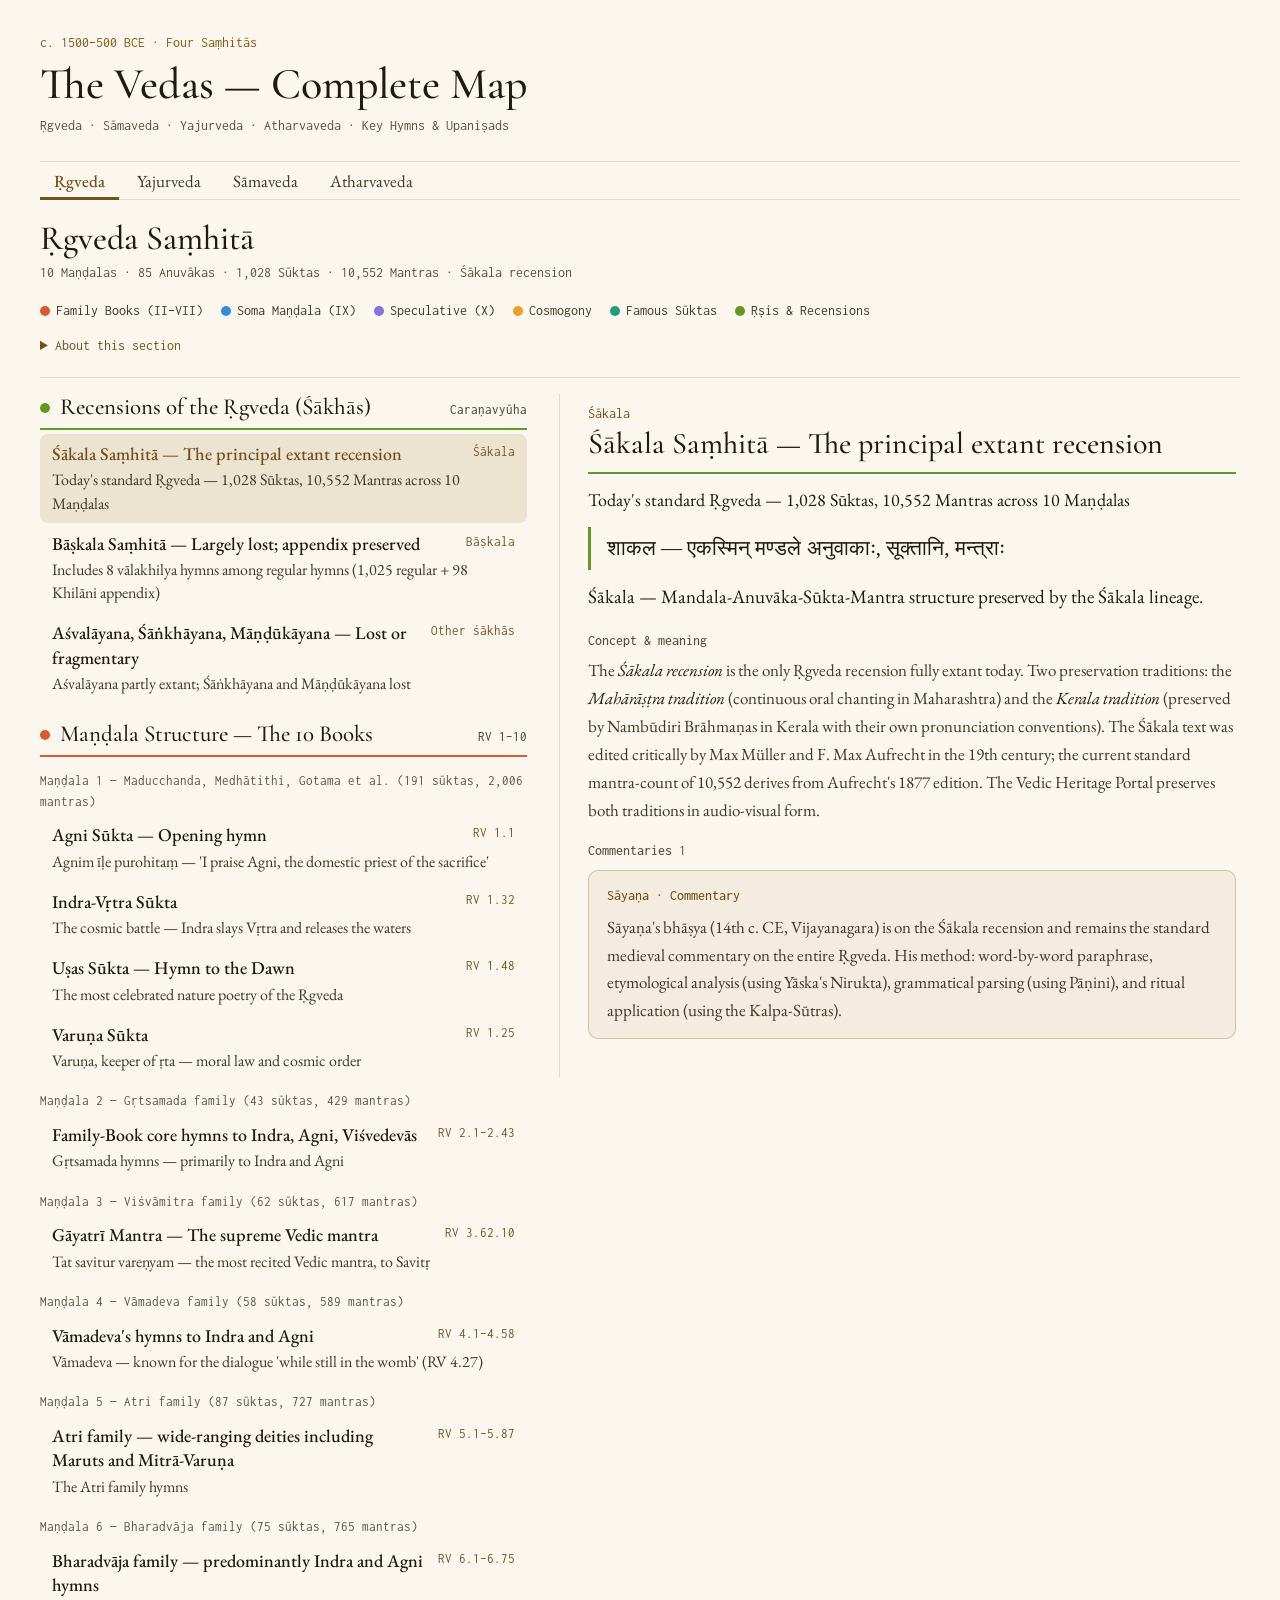
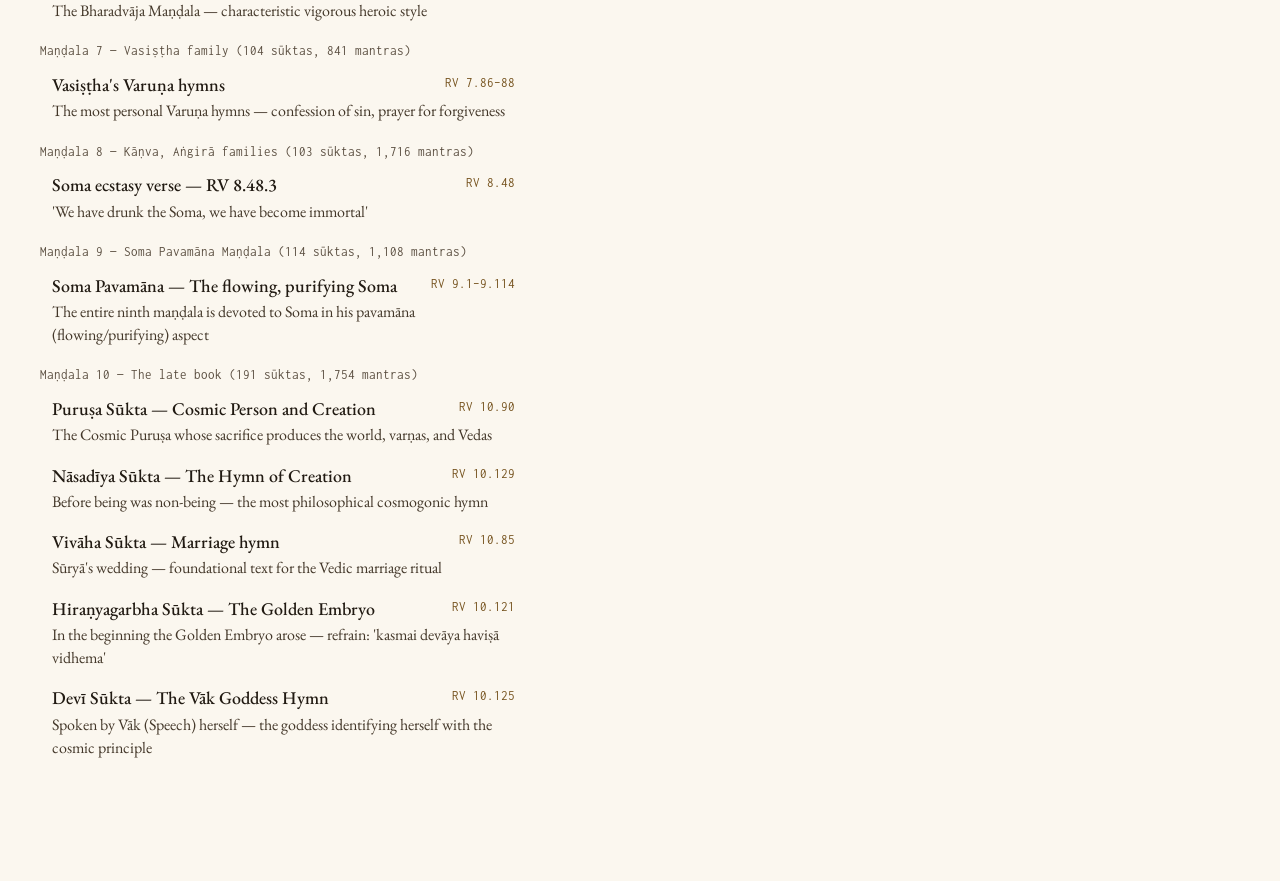
<file: Temp/vedas_map.html>
<!DOCTYPE html>
<html lang="en">
<head>
<meta charset="UTF-8">
<meta name="viewport" content="width=device-width, initial-scale=1.0">
<title>Ṣaḍdarśana — Six Orthodox Systems of Indian Philosophy</title>
<link rel="preconnect" href="https://fonts.googleapis.com">
<link rel="preconnect" href="https://fonts.gstatic.com" crossorigin>
<link href="https://fonts.googleapis.com/css2?family=EB+Garamond:ital,wght@0,400;0,500;1,400&family=Cormorant+Garamond:wght@500&family=Inconsolata:wght@400;500&display=swap" rel="stylesheet">
<link rel="stylesheet" href="../assets/css/darshana-theme.css?v=20261128">
</head>
<body>
<div id="shell">
<header class="site-header">
  <div class="eyebrow">c. 1500–500 BCE · Four Saṃhitās</div>
  <h1>The Vedas — Complete Map</h1>
  <div class="subtitle">Ṛgveda · Sāmaveda · Yajurveda · Atharvaveda · Key Hymns &amp; Upaniṣads</div>
</header>
<div id="vedas" class="system-panel active"></div>
</div>
<script src="../assets/js/darshana-core.js?v=20261128"></script>
<script>
builders.vedas=function(){
const secs=[
// ───────────────────────────────────────────────────────────────────────────
// 1. ṚGVEDA
// ───────────────────────────────────────────────────────────────────────────
{tab:"Ṛgveda",title:"Ṛgveda Saṃhitā",sub:"10 Maṇḍalas · 85 Anuvākas · 1,028 Sūktas · 10,552 Mantras · Śākala recension",
intro:"The Ṛgveda is the oldest compilation of human wisdom — the foundational sacred text of India and the oldest preserved Indo-European literary monument. As the Vedic Heritage Portal notes, it is not a single book but a compilation of older and later strata composed over centuries (c. 1500–900 BCE) by named ṛṣi-families. The whole Ṛgveda-Saṃhitā is in verse form. <em>Ṛk</em> denotes mantras meant for the praise (from root <em>ṛc</em>, 'to praise') of deities. Its hierarchical structure is: <em>Maṇḍala</em> (book) → <em>Anuvāka</em> (section) → <em>Sūkta</em> (hymn) → <em>Ṛk</em> (verse). Every ṛk has a <em>ṛṣi</em> (seer), a <em>devatā</em> (deity), and a <em>chandas</em> (meter). Of five originally-named śākhās (Śākala, Bāṣkala, Aśvalāyana, Śāṅkhāyana, Māṇḍūkāyana), only Śākala is fully extant today, with limited Bāṣkala and Aśvalāyana materials surviving.",
legend:[{c:C.coral,t:"Family Books (II–VII)"},{c:C.blue,t:"Soma Maṇḍala (IX)"},{c:C.purple,t:"Speculative (X)"},{c:C.amber,t:"Cosmogony"},{c:C.teal,t:"Famous Sūktas"},{c:C.green,t:"Ṛṣis & Recensions"}],
branches:[
{name:"Recensions of the Ṛgveda (Śākhās)",ref:"Caraṇavyūha",color:C.green,children:[
{n:"Śākala Saṃhitā — The principal extant recension",r:"Śākala",d:"Today's standard Ṛgveda — 1,028 Sūktas, 10,552 Mantras across 10 Maṇḍalas",
det:{skt:"शाकल — एकस्मिन् मण्डले अनुवाकाः, सूक्तानि, मन्त्राः",tr:"Śākala — Mandala-Anuvāka-Sūkta-Mantra structure preserved by the Śākala lineage.",
c:"The <em>Śākala recension</em> is the only Ṛgveda recension fully extant today. Two preservation traditions: the <em>Mahārāṣṭra tradition</em> (continuous oral chanting in Maharashtra) and the <em>Kerala tradition</em> (preserved by Nambūdiri Brāhmaṇas in Kerala with their own pronunciation conventions). The Śākala text was edited critically by Max Müller and F. Max Aufrecht in the 19th century; the current standard mantra-count of 10,552 derives from Aufrecht's 1877 edition. The Vedic Heritage Portal preserves both traditions in audio-visual form.",
syk:"Sāyaṇa's bhāṣya (14th c. CE, Vijayanagara) is on the Śākala recension and remains the standard medieval commentary on the entire Ṛgveda. His method: word-by-word paraphrase, etymological analysis (using Yāska's Nirukta), grammatical parsing (using Pāṇini), and ritual application (using the Kalpa-Sūtras).",
vnk:"Veṅkaṭamādhava's earlier Ṛgveda-vyākhyā (c. 11th c.) is more concise than Sāyaṇa's. He emphasizes the meditative-philosophical (adhyātmika) reading of mantras alongside the ritual (ādhibhautika) reading, anticipating later Vedāntic interpretation.",
sknd:"Skandasvāmin (c. 7th c. CE) wrote one of the oldest surviving Ṛgveda commentaries, covering only the first 1.5 maṇḍalas. He preserves earlier interpretive traditions — including alternative readings (pāṭha-bheda) — that Sāyaṇa later harmonized."}},
{n:"Bāṣkala Saṃhitā — Largely lost; appendix preserved",r:"Bāṣkala",d:"Includes 8 vālakhilya hymns among regular hymns (1,025 regular + 98 Khilāni appendix)",
det:{tr:"The Bāṣkala recension survives only fragmentarily.",
c:"The <em>Bāṣkala recension</em> incorporated eight of the vālakhilya hymns (ŚR 8.49–8.59 in Śākala) into the regular sūkta count, yielding 1,025 regular hymns. It also possessed its own appendix called the <em>Khilāni</em> — 98 hymns not present in Śākala, including some philosophically and ritually important compositions. The Khilāni are still studied even though the Bāṣkala saṃhitā proper is largely lost.",
syk:"Sāyaṇa occasionally cites Bāṣkala readings (bāṣkala-pāṭha) where they differ from Śākala — preserving fragments of the lost recension within his commentary. The Khilāni include the famous Śrī Sūkta (laudation of Lakṣmī) which became central to later Śrīvaiṣṇava liturgy."}},
{n:"Aśvalāyana, Śāṅkhāyana, Māṇḍūkāyana — Lost or fragmentary",r:"Other śākhās",d:"Aśvalāyana partly extant; Śāṅkhāyana and Māṇḍūkāyana lost",
det:{c:"<em>Aśvalāyana Saṃhitā</em>: a few fragments survive; the Aśvalāyana Śrauta-Sūtra and Gṛhya-Sūtra remain in active use. <em>Śāṅkhāyana</em>: the Saṃhitā is lost but the Brāhmaṇa (Kauṣītaki/Śāṅkhāyana Brāhmaṇa), Āraṇyaka, and Sūtras are extant. <em>Māṇḍūkāyana</em>: lost entirely. The Vedic Heritage Portal includes the surviving Aśvalāyana materials. Caraṇavyūha (a pariśiṣṭa attributed to Śaunaka) lists these five recensions as the principal Ṛgveda śākhās."}}
]},
{name:"Maṇḍala Structure — The 10 Books",ref:"RV 1–10",color:C.coral,sub:[
{label:"Maṇḍala 1 — Maducchanda, Medhātithi, Gotama et al. (191 sūktas, 2,006 mantras)",children:[
{n:"Agni Sūkta — Opening hymn",r:"RV 1.1",d:"Agnim īḷe purohitaṃ — 'I praise Agni, the domestic priest of the sacrifice'",
det:{skt:"अग्निमीळे पुरोहितं यज्ञस्य देवमृत्विजम् । होतारं रत्नधातमम् ॥",tr:"I praise Agni, the domestic priest (purohita) of the sacrifice, the divine ṛtvik, the hotar, the supreme bestower of treasure.",
c:"The Ṛgveda opens with a hymn to Agni — the sacrificial fire — as mediator between humans and gods. Agni is purohita (the household-priest, 'placed before'), ṛtvik (seasonal officiant), hotar (invoker), and ratnadhātama (most generous bestower). The seven verses establish Agni's complete priestly identity before any other deity.",
syk:"Sāyaṇa: 'purohita' (placed-before) = Agni stands before the sacrificer as representative to the divine world, like a king's ambassador. The Ṛgveda's opening with Agni rather than a cosmogony is programmatic — it announces the Veda's foundational orientation as ritual.",
vnk:"Veṅkaṭamādhava: Agni is 'mouth of the gods' — the visible, tangible divine presence in the human world. All worship begins with Agni because no offering reaches the gods except through fire."}},
{n:"Indra-Vṛtra Sūkta",r:"RV 1.32",d:"The cosmic battle — Indra slays Vṛtra and releases the waters",
det:{skt:"इन्द्रस्य नु वीर्याणि प्र वोचं यानि चकार प्रथमानि वज्री । अहन्नहिं अन्वपस्ततर्द प्र वक्षणा अभिनत् पर्वतानाम् ॥",tr:"Now I will proclaim the heroic deeds of Indra — those which the wielder of the vajra performed first. He slew the serpent, released the waters, split open the bellies of the mountains.",
c:"The central cosmogonic myth: Vṛtra (Obstruction) had blocked the cosmic waters until Indra, with his vajra, slew him and released them. Cosmogonic (release of waters = ordering of cosmos), meteorological (monsoon breaking drought), and sacrificial (soma-drinking empowers Indra). The 15 verses are the Ṛgveda's fullest single telling of the myth.",
syk:"Sāyaṇa interprets Vṛtra historically as a specific demon damming cosmic rivers. Indra's victory initiated the present cosmic order. The mountains are real mountains through which rivers flow.",
vnk:"Veṅkaṭamādhava: dual reading — literal (cosmic battle) and symbolic (consciousness against ignorance). Indra = creative will-power; Vṛtra = primordial inertia; release of waters = release of consciousness's creative potential."}},
{n:"Uṣas Sūkta — Hymn to the Dawn",r:"RV 1.48",d:"The most celebrated nature poetry of the Ṛgveda",
det:{skt:"एषा ज्योतिर्विश्वा सावित्री सूनृता मही उदेत्यरुणा महि ।",tr:"She rises, the great red one, sending forth all light — the bountiful, great daughter of the Sun.",
c:"Uṣas (Dawn) is portrayed as a beautiful red-robed young woman who drives away darkness, reveals the world, and awakens beings to their proper work. Daughter of Dyaus (Sky), sister of Rātri (Night), precursor of Sūrya (Sun). Each dawn = new creation, the reassertion of light over darkness.",
syk:"Sāyaṇa: Uṣas is both the literal dawn and a deity propitiated in the prātaranuvāka (morning-recitation) liturgy. Daily ritual aligns with the cosmic drama of light defeating darkness."}},
{n:"Varuṇa Sūkta",r:"RV 1.25",d:"Varuṇa, keeper of ṛta — moral law and cosmic order",
det:{skt:"यच्चिद्धि ते विशो यथा प्र देव वरुण व्रतम् । मीमाँसमहे अद्या वयम् ॥",tr:"Whatever, O god Varuṇa, your ordinance which we, your people, may have violated today — we seek to understand (and be freed from it).",
c:"Varuṇa is the most morally complex Ṛgvedic deity — upholder of <em>ṛta</em> (cosmic order, truth, moral law), punisher of <em>enas</em> (sin), the only Vedic deity addressed in personal moral relationship. His spies (the stars) watch all conduct; his noose (pāśa) binds the sinner; his mercy releases. Anticipates the bhakti tradition's penitential prayers.",
syk:"Sāyaṇa: ṛta is both cosmic order (regular motions of heavenly bodies) and moral order (correct relations among beings). Violation = enas, which Varuṇa sees and records. The hymns are actual liturgical means of obtaining pardon, not merely poetry."}}
]},
{label:"Maṇḍala 2 — Gṛtsamada family (43 sūktas, 429 mantras)",children:[
{n:"Family-Book core hymns to Indra, Agni, Viśvedevās",r:"RV 2.1–2.43",d:"Gṛtsamada hymns — primarily to Indra and Agni",
det:{skt:"अग्निरेक इद् दूत्यं विश्वं देवेषु विद्वान् देवान्याति वेद।",tr:"Agni alone, knowing all, serves as messenger — he goes among all the gods, knowing the gods.",
c:"Maṇḍala 2 (Gṛtsamada family): refined stylistic elegance, sustained imagery developed across multiple verses rather than concentrated in single strophes. Many hymns achieved canonical liturgical status.",
syk:"Sāyaṇa: family books (2–7) are the oldest stratum. Single-family attribution indicates hereditary priestly lineage (gotra) transmission — the authority of a mantra derives partly from this unbroken oral lineage.",
vnk:"Veṅkaṭamādhava: in family books the ṛṣi 'sees' (draṣṭā) the mantra rather than 'composing' it. The mantra pre-exists and the seer perceives it in meditation — basis of the apauruṣeya (not made by a person) doctrine."}}
]},
{label:"Maṇḍala 3 — Viśvāmitra family (62 sūktas, 617 mantras)",children:[
{n:"Gāyatrī Mantra — The supreme Vedic mantra",r:"RV 3.62.10",d:"Tat savitur vareṇyam — the most recited Vedic mantra, to Savitṛ",
det:{skt:"तत् सवितुर्वरेण्यं भर्गो देवस्य धीमहि । धियो यो नः प्रचोदयात् ॥",tr:"We meditate upon that excellent glory of the divine Savitṛ. May he stimulate our intellects.",
c:"The most widely recited Vedic mantra. Named for the gāyatrī meter (3 × 8 syllables). Savitṛ is the solar deity in his stimulating-vivifying aspect (root <em>sū</em> 'to impel'). The mantra is simultaneously a prayer to the sun and a meditation on divine intelligence — 'may he illuminate our intellects' (dhiyo yo naḥ pracodayāt). Foundation of every twice-born Hindu's daily sandhyā.",
syk:"Sāyaṇa: the three pādas correspond to the three worlds (bhūr-bhuvaḥ-svaḥ), three times (past-present-future), three fires (gārhapatya, āhavanīya, dakṣiṇa). 'Bharga' = both physical solar light and illuminating cosmic intelligence (prajñā).",
vnk:"Veṅkaṭamādhava: the shift from first-person plural present (dhīmahi 'we meditate') to third-person optative (pracodayāt 'may he stimulate') enacts the yogic paradox — meditator both actively engaging and passively receiving illumination.",
sknd:"Skandasvāmin: called Sāvitrī (after Savitṛ); the supreme initiation mantra — upanayana (sacred-thread ceremony) consists essentially in its transmission from teacher to initiated student. Veda-mātā — 'Mother of the Vedas.'"}}
]},
{label:"Maṇḍala 4 — Vāmadeva family (58 sūktas, 589 mantras)",children:[
{n:"Vāmadeva's hymns to Indra and Agni",r:"RV 4.1–4.58",d:"Vāmadeva — known for the dialogue 'while still in the womb' (RV 4.27)",
det:{c:"The Vāmadeva family hymns include the celebrated RV 4.27 — Vāmadeva's claim to have known all the secrets of the gods 'while still within the womb.' This verse became foundational for the later Indian theory of <em>jātismara</em> (memory of past births) and the doctrine that liberation-knowledge can be inborn rather than only acquired through this life's effort.",
syk:"Sāyaṇa: Vāmadeva's intra-uterine knowledge demonstrates that ṛṣi-status (the capacity to 'see' mantras) is not a function of post-natal study but of prior-life attainment that flowers in the present body. The mantras are not invented — they are remembered."}}
]},
{label:"Maṇḍala 5 — Atri family (87 sūktas, 727 mantras)",children:[
{n:"Atri family — wide-ranging deities including Maruts and Mitrā-Varuṇa",r:"RV 5.1–5.87",d:"The Atri family hymns",
det:{c:"The Atri Maṇḍala covers a wide range of deities — Agni, Indra, the Maruts, Mitrā-Varuṇa, Aśvins, Uṣas, and Sūrya. Notable for the prominence of Mitrā-Varuṇa hymns (the dual divinity of contract/covenant and cosmic order). The Atri family was historically associated with the Pañcāla region and with the practice of fire-sacrifice in the early Vedic period."}}
]},
{label:"Maṇḍala 6 — Bharadvāja family (75 sūktas, 765 mantras)",children:[
{n:"Bharadvāja family — predominantly Indra and Agni hymns",r:"RV 6.1–6.75",d:"The Bharadvāja Maṇḍala — characteristic vigorous heroic style",
det:{c:"The Bharadvāja Maṇḍala emphasizes Indra (warrior-deity) and Agni (priestly-deity) — the two core deities of early Vedic religion. Notable for vigorous, heroic style, with extended battle-imagery. The Bharadvāja gotra became one of the most important Brāhmaṇa lineages and remains so today."}}
]},
{label:"Maṇḍala 7 — Vasiṣṭha family (104 sūktas, 841 mantras)",children:[
{n:"Vasiṣṭha's Varuṇa hymns",r:"RV 7.86–88",d:"The most personal Varuṇa hymns — confession of sin, prayer for forgiveness",
det:{skt:"कद् वा चित्रं वरुण ज्मन्नेतत् कद् इन्द्रे भवसि सातये नृणाम् ।",tr:"What wonderful thing is this on earth, O Varuṇa? What shall Indra do for the gaining of men?",
c:"The most personally inflected devotional hymns in the Ṛgveda. Vasiṣṭha addresses Varuṇa with intimacy — acknowledging his sins, expressing longing for direct presence, asking to be 'placed in the boat of ṛta.' Prefigures bhakti's emphasis on personal relationship, confession, and grace. RV 7.86: 'Whatever I have done against you, may I not suffer for that, O truly mighty one.'",
syk:"Sāyaṇa: Vasiṣṭha had fallen into disfavor with Varuṇa through some ritual transgression. The hymns are means of restoration. The 'boat of ṛta' is no abstract principle but an actual vessel carrying the devotee through the ocean of existence.",
vnk:"Veṅkaṭamādhava: the Varuṇa-Vasiṣṭha dialogue is the Ṛgvedic forerunner of the guru-śiṣya and devotee-deity relationships of the Upaniṣads and Purāṇas. Acknowledgment of wrongdoing rather than mere request for favor marks moral elevation."}}
]},
{label:"Maṇḍala 8 — Kāṇva, Aṅgirā families (103 sūktas, 1,716 mantras)",children:[
{n:"Soma ecstasy verse — RV 8.48.3",r:"RV 8.48",d:"'We have drunk the Soma, we have become immortal'",
det:{skt:"अपाम सोमममृता अभूमागन्म ज्योतिरविदाम देवान् । किं नूनमस्मान् कृणवदरातिः किमु धूर्तिरमृत मर्त्यस्य ॥",tr:"We have drunk the Soma, we have become immortal, we have gone to the light, we have found the gods. What now can the enemy do to us? What, O Immortal, can the hostility of a mortal do?",
c:"The most famous soma-verse and one of the most celebrated lines in all Sanskrit literature. Describes the experiential state induced by soma-drinking: immortality, illumination, divine proximity — in the first-person plural ('we'), indicating the shared experience of the sacrificial community. Raises perennial questions about Vedic religion's experiential basis.",
syk:"Sāyaṇa: 'amṛtā abhūma' = attainment of svarga (heaven) through sacrificial merit. The soma experience is a temporary preview of the heavenly state the sacrifice eventually brings.",
vnk:"Veṅkaṭamādhava: must be read on multiple levels — ritual (culminating act of Soma sacrifice), experiential (genuine transformation of consciousness), cosmic (participation in the same soma-drinking the gods perform in svarga)."}}
]},
{label:"Maṇḍala 9 — Soma Pavamāna Maṇḍala (114 sūktas, 1,108 mantras)",children:[
{n:"Soma Pavamāna — The flowing, purifying Soma",r:"RV 9.1–9.114",d:"The entire ninth maṇḍala is devoted to Soma in his pavamāna (flowing/purifying) aspect",
det:{skt:"पवस्व सोम धारया इन्दो देवेभ्यः सुतः।",tr:"Flow, O Soma, in a stream! O Indu (drop), pressed and purified for the gods.",
c:"Maṇḍala 9 is unique: all 114 hymns address Soma Pavamāna — the soma being pressed and filtered. Soma is simultaneously a plant (probably Ephedra or related; identity debated), a ritual substance pressed/filtered/mixed/drunk, and a deity (embodiment of ecstasy, inspiration, immortality, the moon, the celestial soma-ocean). The Soma Maṇḍala accompanied the Soma sacrifices (Agniṣṭoma, Vājapeya, Aśvamedha).",
syk:"Sāyaṇa: 'pavamāna' (purifying) is the technical term for soma being filtered through the woollen strainer during pressing. As it flows into the droṇakalaśa vessel, the priests chant the Pavamāna hymns — physical purification and liturgical praise are inseparable.",
sknd:"Skandasvāmin: the identity of the soma plant is among the great unresolved questions of Vedic scholarship. Skandasvāmin's commentary preserves early botanical traditions about soma, but even in his time (7th c. CE) the original soma plant had been substituted by various surrogates."}}
]},
{label:"Maṇḍala 10 — The late book (191 sūktas, 1,754 mantras)",children:[
{n:"Puruṣa Sūkta — Cosmic Person and Creation",r:"RV 10.90",d:"The Cosmic Puruṣa whose sacrifice produces the world, varṇas, and Vedas",
det:{skt:"सहस्रशीर्षा पुरुषः सहस्राक्षः सहस्रपात् । स भूमिं विश्वतो वृत्वात्यतिष्ठद्दशाङ्गुलम् ॥",tr:"The Puruṣa has a thousand heads, a thousand eyes, a thousand feet. Covering the earth on all sides, he stood beyond it by ten fingers' breadth.",
c:"Perhaps the most influential single hymn in all Vedic literature. The 16 verses describe a primordial cosmic Puruṣa whose sacrifice by the gods produces: the four varṇas (mouth/arms/thighs/feet → Brāhmaṇa/Rājanya/Vaiśya/Śūdra), the sun (eye), moon (mind), Vedas (breath/mouth), Indra-Agni (mouth), Vāyu (breath), sky (navel), quarters (ear), earth (feet). First text mentioning the four varṇas. Foundational for cosmic-sacrifice theology, Pāñcarātra divine-body theology, and varṇa interpretations.",
syk:"Sāyaṇa: the cosmic Puruṣa is Prajāpati — Lord of Progeny — who sacrifices himself to produce the world. Not suicide but generative self-offering (ātmayajña). Every Vedic sacrifice reenacts this primordial self-sacrifice.",
vnk:"Veṅkaṭamādhava: the Vedic source for the divine-body theology (vigraha). In Vaiṣṇava interpretation, the cosmic Puruṣa is Viṣṇu, and the entire cosmos is Viṣṇu's body (viśva-rūpa). Further developed in Bhagavad Gītā 11 and the Pāñcarātra Āgamas."}},
{n:"Nāsadīya Sūkta — The Hymn of Creation",r:"RV 10.129",d:"Before being was non-being — the most philosophical cosmogonic hymn",
det:{skt:"नासदासीन्नो सदासीत्तदानीं नासीद्रजो नो व्योमा परो यत् । किमावरीवः कुह कस्य शर्मन्नम्भः किमासीद् गहनं गभीरम् ॥",tr:"Then neither being (sat) nor non-being (asat) was. There was no air, nor heaven beyond. What covered it? Where? In whose protection? Was there water — unfathomable, deep?",
c:"The most philosophically sophisticated hymn in the Ṛgveda. Describes the state before creation through radical negation: neither sat nor asat, neither death nor immortality, neither night nor day. From this primordial darkness, 'the one' (tad ekam) arose by its own heat (tapas). Culminates in radical uncertainty: even the gods do not know the origin (they were produced in it); even the highest seer perhaps knows, perhaps does not. Earliest Indian example of the radical questioning of religious certainty.",
syk:"Sāyaṇa: state of pralaya (dissolution) before the current cosmic cycle. 'Tad ekam' = Prajāpati, who generates the world through tapas. The final question is rhetorical, indicating the inaccessibility of cosmogonic knowledge to ordinary understanding.",
vnk:"Veṅkaṭamādhava: Vedic foundation for the Vedāntic <em>avyākṛta</em> (undifferentiated state before manifestation). 'Tad ekam' = Brahman — undifferentiated pure being from which the world arises through māyā. The final uncertainty is genuine: not even the highest upāsaka can know Brahman as object, because Brahman is the knowing subject itself.",
sknd:"Skandasvāmin: the hymn's philosophical power lies in its method — progressively removing all predicates (not sat, not asat, not darkness, not light, not death, not immortality). This negative (apophatic) method anticipates the Upaniṣadic <em>neti neti</em> as the only adequate approach to the absolute."}},
{n:"Vivāha Sūkta — Marriage hymn",r:"RV 10.85",d:"Sūryā's wedding — foundational text for the Vedic marriage ritual",
det:{skt:"सोमो ददद् गन्धर्वाय गन्धर्वो ददद् अग्नये। रयिं च पुत्राँश्चादाद् अग्निर्मह्यमथो इमाम् ॥",tr:"Soma gave the bride to the Gandharva; the Gandharva gave her to Agni; Agni gave wealth and sons and gave this woman to me.",
c:"Primary source for the Vedic marriage ceremony (vivāha-saṃskāra). Narrates the mythological prototype: Sūryā (sun-daughter) passes through divine 'possessors' (Soma → Gandharva → Agni → human) before reaching her human husband. This sequence is embedded in the marriage ritual as scriptural authority for its phases. Establishes auspiciousness of the bride, marriage bond, prayers for progeny, household blessings — became template for Gṛhya-Sūtra and classical Hindu marriage."}},
{n:"Hiraṇyagarbha Sūkta — The Golden Embryo",r:"RV 10.121",d:"In the beginning the Golden Embryo arose — refrain: 'kasmai devāya haviṣā vidhema'",
det:{skt:"हिरण्यगर्भः समवर्तताग्रे भूतस्य जातः पतिरेक आसीत्।",tr:"In the beginning the Golden Embryo (Hiraṇyagarbha) arose — born, he was the one Lord of all that exists.",
c:"The Hiraṇyagarbha Sūkta — 10 verses each ending with the famous refrain <em>'kasmai devāya haviṣā vidhema'</em> ('to which god shall we offer oblation?') — describes the cosmic Golden Embryo as the unique source of all existence. The recurring question creates a meditative effect, holding open the radical openness of the cosmogonic question even while affirming the cosmic Lord's existence. The 'unknown god' to whom oblation is offered became identified in later tradition as Prajāpati.",
syk:"Sāyaṇa: Hiraṇyagarbha = Prajāpati = Brahman in his manifested-creator aspect. The repeated question 'kasmai devāya' enables the worshipper to address the supreme Lord without the limitation of any one specific name — preparing the ground for the Upaniṣadic shift toward nirguṇa Brahman."}},
{n:"Devī Sūkta — The Vāk Goddess Hymn",r:"RV 10.125",d:"Spoken by Vāk (Speech) herself — the goddess identifying herself with the cosmic principle",
det:{skt:"अहं राष्ट्री संगमनी वसूनां चिकितुषी प्रथमा यज्ञियानाम् ।",tr:"I am the queen, the gatherer of treasures, the first among the worship-receivers, the wise one.",
c:"The Devī Sūkta is unique — spoken by Vāk (Speech, divinized) in the first person. The goddess identifies herself with cosmic sovereignty, with all the gods (she 'carries' Mitra and Varuṇa, Indra and Agni, the Aśvins), with the wind that blows, and with the very source of speech and consciousness. Foundational for the entire later Śākta (goddess-worship) tradition. Quoted at length in the Devī Māhātmya and the Lalitā-Sahasranāma.",
syk:"Sāyaṇa: Vāk in this hymn is not merely the faculty of speech but the cosmic Vāk — the principle of self-revelation by which the absolute becomes known to itself and to others. Vāk-as-goddess prefigures the Tantric Śakti and the Upaniṣadic identification of Brahman with consciousness."}}
]}
]}
]},

// ───────────────────────────────────────────────────────────────────────────
// 2. YAJURVEDA
// ───────────────────────────────────────────────────────────────────────────
{tab:"Yajurveda",title:"Yajurveda Saṃhitā",sub:"Two recensions: Śukla and Kṛṣṇa · 6 surviving Saṃhitās · Ritual prose for the Adhvaryu priest",
intro:"The Yajurveda is fundamentally different from the Ṛgveda and Sāmaveda — principally in <em>prose</em> form. <em>Yajus</em> = 'that which is in prose form' (gadyātmako yajuḥ); also from the root <em>yaj</em> (to sacrifice). The Yajurveda is a guide-book for the <em>Adhvaryu priest</em> who performs the physical actions of the sacrifice — from selection of the altar-plot down to pouring oblations into the fire. The Vedic Heritage Portal organizes the Yajurveda into two main recensions: <em>Śukla (White) Yajurveda</em> — separating mantra and Brāhmaṇa cleanly, related to the Āditya school; and <em>Kṛṣṇa (Black) Yajurveda</em> — mixing mantra and Brāhmaṇa together, related to the Brahma school. The traditional story (preserved by Mahīdhara): the sage Vaiśampāyana taught the Yajurveda to Yājñavalkya; angered, he asked Yājñavalkya to vomit it back; Yājñavalkya then prayed to the Sun who came as a horse (vāji) and re-taught the Veda — hence Vājasaneyī. Today: 2 surviving Śukla Saṃhitās (Mādhyandina, Kāṇva); 4 surviving Kṛṣṇa Saṃhitās (Taittirīya, Maitrāyaṇī, Kāṭhaka, Kapiṣṭhala).",
legend:[{c:C.amber,t:"Adhvaryu liturgy"},{c:C.coral,t:"Brāhmaṇa prose"},{c:C.blue,t:"Philosophy"},{c:C.green,t:"Upaniṣads"},{c:C.purple,t:"Cosmic correspondences"},{c:C.teal,t:"Recensions"}],
branches:[
{name:"Śukla Yajurveda — White Yajurveda Recensions",ref:"Vājasaneyī",color:C.coral,sub:[
{label:"Vājasaneyī Saṃhitā (Mādhyandina) — 40 Adhyāyas",children:[
{n:"Mādhyandina recension — the principal Śukla Yajurveda",r:"VS-M",d:"40 adhyāyas; the standard Śukla Yajurveda used across most of North India",
det:{c:"The <em>Mādhyandina</em> recension is the most widespread Śukla Yajurveda recension, prevalent across most of North India. Its Saṃhitā has 40 adhyāyas (chapters). The first 18 adhyāyas of VS-M are quoted word-for-word and explained in the Śatapatha Brāhmaṇa (Mādhyandina) — leading some scholars to suggest the later adhyāyas (especially 19–25 and 36–40) may be of later date. Adhyāya 40 is the famous Īśāvāsya Upaniṣad.",
mhi:"Mahīdhara's <em>Vedadīpa</em> (16th c.) is the standard commentary on VS-Mādhyandina. He prefaces with the Vaiśampāyana-Yājñavalkya story (the source of the 'Vājasaneyī' name) and provides word-by-word explication with ritual application.",
uvt:"Uvvaṭa's earlier commentary on VS-M (11th c.) is more concise and emphasizes the etymological-grammatical analysis of the mantras. Both Uvvaṭa and Mahīdhara are typically printed together in modern editions of VS-M."}},
{n:"VS Adhyāya 40 — Īśāvāsya Upaniṣad",r:"VS 40 = ĪU 1–18",d:"The entire 40th adhyāya is the Īśāvāsya Upaniṣad — the only Upaniṣad embedded in a Saṃhitā",
det:{skt:"ईशावास्यमिदं सर्वं यत्किञ्च जगत्यां जगत् । तेन त्यक्तेन भुञ्जीथा मा गृधः कस्यस्विद्धनम् ॥",tr:"All this — whatever moves in this moving world — is to be pervaded by the Lord (Īśa). By that renounced (portion), enjoy. Do not covet anyone's wealth.",
c:"Unique among major Upaniṣads in being embedded directly within the Saṃhitā (not in a Brāhmaṇa or Āraṇyaka). 18 verses synthesize Vedic and Upaniṣadic worldviews — neither rejecting ritual nor renouncing the world, but reframing both within non-attachment. Famous opening: world is 'Īśā-vāsya' (Lord-clothed/Lord-pervaded); enjoy your portion without coveting another's.",
mhi:"Mahīdhara: 'Īśāvāsya' = the Lord-clothed or Lord-pervaded. The Lord is not separate from the world but its inner pervader — preventing both world-rejection and world-attachment.",
uvt:"Uvvaṭa: ethical injunction ('do not covet') is grounded in metaphysical principle ('all is Lord-pervaded'). Ethics and metaphysics inseparable.",
shk:"Śaṅkara: the Īśāvāsya teaches non-grasping (tyāga) as the correct relationship to the phenomenal world — not renunciation but enjoyment of one's legitimate portion with recognition that nothing ultimately belongs to the individual ego. Foundation for Bhagavad Gītā's karma-yoga.",
rmj:"Rāmānuja: 'Īśā' = Paramātmā (Viṣṇu) as antaryāmin pervading all beings. Correct response: not detached enjoyment but joyful offering of enjoyment back to Viṣṇu — the mode of bhakti."}}
]},
{label:"Vājasaneyī Saṃhitā (Kāṇva) — 40 Adhyāyas",children:[
{n:"Kāṇva recension — South India and Maharashtra",r:"VS-K",d:"Variant Śukla Yajurveda preserved in South India and Maharashtra",
det:{c:"The <em>Kāṇva</em> recension differs from Mādhyandina in numerous mantra-readings and verse-orderings. Same overall structure (40 adhyāyas) but the texts diverge in approximately 10% of verses. The Kāṇva is associated with the Kāṇva śākhā of the Śatapatha Brāhmaṇa (Kāṇva ŚB). Particularly preserved in coastal regions of South India and parts of Maharashtra. The Bṛhadāraṇyaka Upaniṣad attached to it shows minor variations from the Mādhyandina BU. The Vedic Heritage Portal preserves both recensions in audio form."}}
]}
]},
{name:"Kṛṣṇa Yajurveda — Black Yajurveda Recensions",ref:"Mantra+Brāhmaṇa",color:C.amber,sub:[
{label:"Taittirīya Saṃhitā — 7 Kāṇḍas",children:[
{n:"Taittirīya — the most extant Kṛṣṇa Yajurveda recension",r:"TS",d:"Used widely in South India; preserves the Kṛṣṇa Yajurveda with both Brāhmaṇa-prose and mantras intermixed",
det:{c:"The <em>Taittirīya Saṃhitā</em> is the most extensively preserved Kṛṣṇa Yajurveda recension and is the basis of South Indian (Tamil and Kerala) Vedic learning. Structure: 7 kāṇḍas (books), 44 prapāṭhakas (chapters), 651 anuvākas (sub-sections). Organization is by ritual rather than by maṇḍala — kāṇḍa 1: Soma; 2: Iṣṭi (basic offerings); 3: Soma; 4: Agni-cayana (fire-altar building); 5: Agni-cayana continued; 6: Iṣṭi; 7: Soma. Famous for its phonological precision — the Taittirīya Prātiśākhya governs its pronunciation. The Vedic Heritage Portal includes Taittirīya Saṃhitā in audio, video, and learning-purpose formats.",
syk:"Sāyaṇa wrote a complete bhāṣya on the Taittirīya Saṃhitā as well — the Taittirīya bhāṣya predates his Ṛgveda bhāṣya. The Taittirīya tradition was already strong at Vijayanagara when Sāyaṇa worked there."}},
{n:"Agnihotra formulas — Daily fire sacrifice",r:"TS 1.5",d:"Formulas for the twice-daily milk oblation",
det:{skt:"अग्नये स्वाहा। अग्नये प्रजापतये स्वाहा।",tr:"Hail to Agni! Hail to Agni-Prajāpati!",
c:"The Agnihotra (twice-daily milk-offering at dawn and dusk) is the most fundamental Vedic domestic ritual; the Yajurveda formulas for it are among the most universally used in Vedic practice. <em>Svāhā</em> = sacrificial exclamation; etymologically <em>su+āhā</em> ('well-said') or <em>svā+hā</em> ('self-offered'). Each formula identifies the deity-recipient; svāhā seals the offering's transfer.",
mhi:"Mahīdhara: order matters — 'Agni' alone in the morning recognizes Agni as independent recipient; 'Agni-Prajāpati' adds Prajāpati as the cosmic source whom Agni mediates. Reversed order at dusk indicates the sun's setting into Prajāpati's domain.",
uvt:"Uvvaṭa: 'svāhā' = 'su-āhā' = 'truly spoken' — declaration of truth-force (satya-bala). Effectiveness of offering depends on the truth-value of the utterance — false sacrifice yields no fruit."}}
]},
{label:"Maitrāyaṇī Saṃhitā",children:[
{n:"Maitrāyaṇī — preserved chiefly in Maharashtra and Gujarat",r:"MS",d:"4 kāṇḍas; the Maitrāyaṇī recension preserved by the Maitrāyaṇīya school",
det:{c:"The <em>Maitrāyaṇī Saṃhitā</em> (MS) belongs to the Maitrāyaṇī school of the Kṛṣṇa Yajurveda. 4 kāṇḍas with 54 prapāṭhakas. Distinctive for preserving some archaic linguistic features lost in other recensions — important for historical-linguistic study of Vedic Sanskrit. Geographically preserved chiefly in Maharashtra and Gujarat. The associated Maitrāyaṇī Upaniṣad (also called Maitrī Upaniṣad) is one of the major Upaniṣads, particularly important for its prāṇa and Yoga-related teachings."}}
]},
{label:"Kāṭhaka Saṃhitā",children:[
{n:"Kāṭhaka — preserved chiefly in Kashmir",r:"KS",d:"5 kāṇḍas (sthānakas); the Carakaśākhā recension preserved by the Kāṭhas",
det:{c:"The <em>Kāṭhaka Saṃhitā</em> (KS, also called Caraka-Kāṭhaka Saṃhitā) belongs to the Kāṭha branch of the Kṛṣṇa Yajurveda. 5 sthānakas (sections) with 40 chapters. Preserved chiefly in Kashmir and parts of Punjab; the tradition was documented in detail by Bühler in the 19th century. Important for textual-critical study because it preserves variant readings of Yajurvedic mantras. The famous <em>Kaṭha Upaniṣad</em> (the Naciketas-Yama dialogue) is attached to this recension."}}
]},
{label:"Kapiṣṭhala-Kāṭhaka Saṃhitā",children:[
{n:"Kapiṣṭhala — closely related to Kāṭhaka, fragmentary",r:"KapS",d:"Closely related sister-recension to Kāṭhaka; fragmentary preservation",
det:{c:"The <em>Kapiṣṭhala-Kāṭhaka Saṃhitā</em> (KapS) is a sister-recension to the Kāṭhaka, preserved in fragmentary form. Many of its readings overlap with the Kāṭhaka but with distinctive variants. Geographically associated with the Kapiṣṭhala school which historically flourished in regions of present-day Haryana and Punjab. Despite its fragmentary state, it provides important comparative material for the Kṛṣṇa Yajurveda tradition. Listed among the Kṛṣṇa Yajurveda recensions in the Vedic Heritage Portal."}}
]}
]}
]},

// ───────────────────────────────────────────────────────────────────────────
// 3. SĀMAVEDA
// ───────────────────────────────────────────────────────────────────────────
{tab:"Sāmaveda",title:"Sāmaveda Saṃhitā",sub:"Pūrvārcika (650 verses) + Uttarārcika (1,225 verses) = 1,875 total · Three recensions",
intro:"The Sāmaveda is the shortest of the four Vedas and is closely connected to the Ṛgveda — most of its 1,875 verses are drawn from the Ṛgveda (chiefly Maṇḍalas 8 and 9), set to specific melodic patterns (<em>sāmans</em>) for chanting by the <em>Udgātṛ priest</em> during Soma sacrifices. As Vedic Heritage notes: <em>'Sāman'</em> (from <em>sam+mā</em>) = 'measuring harmoniously with a Ṛk' — and <em>'gītiṣu sāmākhyā'</em> ('that called Sāman among songs/chants', Jaiminīya Sūtra). In the Bhagavad-Gītā 10.22, Kṛṣṇa declares: <em>vedānāṃ sāmavedo'smi</em> — 'among the Vedas, I am the Sāmaveda.' Patañjali notes the Sāmaveda once had 1,000 recensions; today only three survive: <em>Kauthuma</em> (most prominent, prevalent across India), <em>Jaiminīya</em> (preserved chiefly in Tamil Nadu and Kerala), and <em>Rāṇāyanīya</em> (preserved chiefly in Maharashtra and Karnataka). The Kauthuma Saṃhitā has two parts: Pūrvārcika (650 verses, 4 sub-parts) and Uttarārcika (1,225 verses).",
legend:[{c:C.teal,t:"Pūrvārcika"},{c:C.amber,t:"Uttarārcika"},{c:C.purple,t:"Recensions"},{c:C.blue,t:"Soma liturgy"},{c:C.coral,t:"Melodies (Gānas)"},{c:C.green,t:"Upaniṣads"}],
branches:[
{name:"Recensions of the Sāmaveda",ref:"3 Śākhās",color:C.purple,children:[
{n:"Kauthuma Śākhā — The principal recension",r:"Kauthuma",d:"Most widespread Sāmaveda recension; 1,875 verses; structure of Pūrvārcika + Uttarārcika",
det:{c:"The <em>Kauthuma Saṃhitā</em> is the most prominent surviving Sāmaveda recension and is the basis of standard Sāmaveda study throughout India. Two-part structure: <em>Pūrvārcika</em> (650 verses, 4 parts: Āgneya, Aindra, Pavamāna, Āraṇya) and <em>Uttarārcika</em> (1,225 verses). Of the 1,875 total verses, 1,771 are from the Ṛgveda; only 99 are unique to Sāmaveda. The musical material is preserved separately in 4 Gāna texts: <em>Grāmageyagāna</em> (village-songs, public), <em>Āraṇyagāna</em> (forest-songs, esoteric), <em>Ūhagāna</em>, <em>Ūhyagāna</em> (the latter two are derivative variations). The Chāndogya and Kena Upaniṣads belong to the Kauthuma school.",
syk:"Sāyaṇa: the verses in Sāmaveda are not identical to the Ṛgvedic originals — they contain phonological modifications required by the melodies (lengthening of syllables, insertion of <em>stobhas</em> — meaningless syllables like 'hā', 'i', 'u', 'o' — to fill musical intervals). These are not errors but musical requirements."}},
{n:"Jaiminīya Śākhā — South Indian recension",r:"Jaiminīya",d:"Preserved chiefly in Tamil Nadu and Kerala; some surviving Brāhmaṇa material",
det:{c:"The <em>Jaiminīya Saṃhitā</em> is preserved chiefly by Nambūdiri Brāhmaṇas in Kerala and certain communities in Tamil Nadu. Structurally similar to Kauthuma but with distinctive pronunciation traditions and some textual variants. Importantly, the <em>Jaiminīya Brāhmaṇa</em> and <em>Jaiminīyopaniṣad Brāhmaṇa</em> (also called Talavakāra Brāhmaṇa) are extant — the latter contains the Kena Upaniṣad. The Jaiminīya material is among the most archaic-sounding Sāmaveda preserved today; some scholars consider its melodic traditions among the oldest documented melodies in the world."}},
{n:"Rāṇāyanīya Śākhā — Maharashtra-Karnataka recension",r:"Rāṇāyanīya",d:"Preserved chiefly in Maharashtra and Karnataka",
det:{c:"The <em>Rāṇāyanīya Saṃhitā</em> is preserved chiefly by Brāhmaṇa communities in Maharashtra and Karnataka. The textual content is very close to Kauthuma but with distinct melodic conventions and accent-patterns. Of the 1,000 recensions Patañjali mentions for the Sāmaveda, only these three survive in active use today. The Vedic Heritage Portal preserves all three recensions in audio form."}}
]},
{name:"Pūrvārcika — The Earlier Verses (650 verses)",ref:"Kauthuma Pūrvārcika",color:C.teal,sub:[
{label:"Āgneya Parvan — 114 verses for Agni",children:[
{n:"Opening Agni verses — drawn primarily from RV Maṇḍalas 1–6",r:"SV Pūrvārcika 1–114",d:"114 verses praising Agni — set to specific sāmans for the morning Soma-pressing",
det:{skt:"अग्न आयाहि वीतये गृणानो हव्यदातये। नि होता सत्सि बर्हिषि ॥",tr:"O Agni, come for the feast, being praised, for the giving of the oblation. Sit down as the hotar on the barhis (sacred grass).",
c:"The Pūrvārcika opens with 114 verses to Agni drawn from across the Ṛgveda (Maṇḍalas 1–6). The critical difference from Ṛgvedic verses is the musical notation — each syllable receives specific tonal accent, organized into specific melodic patterns (sāmans) that transform the spoken text into chant. The Sāmaveda is therefore not a text to be read but a score to be performed — its full meaning is realized only in musical recitation."}}
]},
{label:"Aindra Parvan — 352 verses for Indra",children:[
{n:"Indra verses — the largest Pūrvārcika section",r:"SV Pūrvārcika 115–466",d:"352 verses to Indra — for the climactic phase of the Soma sacrifice",
det:{skt:"इन्द्रमिद् गाथिनो बृहदिन्द्रमर्केभिरर्किणः। इन्द्रं वाणीरनूषत ॥",tr:"The singers praise Indra greatly; those with songs praise Indra; the divine voices have praised Indra.",
c:"The Aindra Parvan is the largest Pūrvārcika section, reflecting Indra's centrality to the Soma sacrifice. Soma was pressed and offered specifically to Indra; the Udgātṛ priest's chanting of these verses was the primary means of invoking Indra and persuading him to drink soma and bless the sacrificers. The dramatic arc of the sacrifice — pressing → filtering → offering → consuming → ecstasy — was accompanied at each stage by specific sāmans.",
syk:"Sāyaṇa: different sāmans (Bṛhatsāman at noon, Rathantara in morning, Vāmadevya throughout) are matched to phases of the sacrifice and times of day. Each melody has its own ritual effect (phala) and cosmic correspondence."}}
]},
{label:"Pavamāna Parvan — 119 verses for Soma Pavamāna",children:[
{n:"Soma Pavamāna verses — pressing and filtering accompaniment",r:"SV Pūrvārcika 467–585",d:"119 verses chanted while soma is being pressed and filtered",
det:{skt:"पवस्व वाजसातये पवस्व देव मेधाय।",tr:"Purify yourself for the gaining of strength; purify yourself, O god, for intelligence.",
c:"The Pavamāna verses are chanted specifically during the soma-pressing — the most sacred ritual moment. The three pressings (morning, midday, evening) each have their own sāmans. The Udgātṛ's chanting was believed to purify and consecrate the soma beyond the physical filtering. Reciprocal purification: the soma purifies the sacrificers; their chanting purifies the soma."}}
]},
{label:"Āraṇya Parvan — 55 verses + 10 Mahānāmni Mantras",children:[
{n:"Āraṇya verses — for Indra, Agni, Soma; with the Mahānāmnī appendix",r:"SV Pūrvārcika 586–650",d:"55 forest-tradition verses for various deities, plus 10 Mahānāmnī (Great-Name) Mantras",
det:{c:"The <em>Āraṇya Parvan</em> ('Forest-Tradition') consists of 55 verses for Indra, Agni, Soma, and other deities — preserved in the Āraṇyagāna melodic tradition (forest-songs, traditionally chanted in forest retreats and considered esoteric/secret). Appended to it are the 10 <em>Mahānāmnī Mantras</em> (Great-Name Mantras) — short verses of high ritual potency used in the Mahāvrata sacrifice and other elevated rites. The Āraṇya Parvan is the most sacred and protected layer of the Pūrvārcika."}}
]}
]},
{name:"Uttarārcika — The Later Verses (1,225 verses)",ref:"Kauthuma Uttarārcika",color:C.amber,children:[
{n:"Liturgical applications — verses arranged for actual sacrifices",r:"SV Uttarārcika 1–1225",d:"1,225 verses arranged according to their use in specific Soma sacrifices",
det:{c:"The <em>Uttarārcika</em> contains 1,225 verses arranged according to their use in specific Soma sacrifices (Agniṣṭoma, Vājapeya, Aśvamedha, etc.). Where the Pūrvārcika groups verses by deity (Agni, Indra, Soma) for melodic practice, the Uttarārcika groups them by their actual liturgical sequence in performances. This makes the Uttarārcika the practical performance-manual of the Sāmaveda priesthood. Each verse-group corresponds to a specific stage of a specific sacrifice. Together with the Gāna texts (Grāmageyagāna, Āraṇyagāna, Ūhagāna, Ūhyagāna), the Uttarārcika constitutes the complete Sāmaveda liturgical apparatus."}},
{n:"Pavamāna Sūktas of the Uttarārcika — Soma-pressing verses",r:"SV Uttarārcika Pavamāna",d:"The full Pavamāna section for actual Soma-pressing performance",
det:{skt:"पवस्व सोम महान् समुद्रः।",tr:"Flow, O Soma, the great ocean.",
c:"The Uttarārcika's Pavamāna section assembles the verses needed for the actual three pressings of the Soma sacrifice — morning, midday, evening — in the precise order required. Where the Pūrvārcika presented verses for melodic study, the Uttarārcika presents them for performance.",
syk:"Sāyaṇa: 'pavasva' (purify yourself) addresses the soma as agent of its own purification — the soma deity is invited to purify itself through the act of flowing through the wool strainer. Reciprocal purification."}}
]},
{name:"Sāmaveda's Upaniṣads",ref:"Chāndogya · Kena · Jaiminīyopaniṣad Brāhmaṇa",color:C.green,children:[
{n:"Chāndogya Upaniṣad — Udgītha and the OM",r:"ChU 1.1–1.13",d:"'Atha khalu ya udgīthaḥ — om iti hy udgāyati' — the udgītha is OM",
det:{skt:"ओमित्येतदक्षरमुद्गीथमुपासीत।",tr:"One should meditate upon this syllable OM as the udgītha.",
c:"The Chāndogya — the most extensive Sāmaveda Upaniṣad — opens by identifying the cosmic principle (Brahman) with the syllable OM and with the <em>udgītha</em> (the melodic high-note of the Sāmavedic chant). Not arbitrary: udgītha is the melodic apex of Sāmaveda performance; OM is the sonic apex containing all speech. The Chāndogya develops elaborate meditations (upāsanās) on Sāmavedic categories — fivefold sāman, musical qualities — as means of meditating on Brahman.",
syk:"Sāyaṇa: the OM-udgītha identification is the Sāmaveda's unique contribution to Upaniṣadic thought. Other Vedas approach Brahman through text (Ṛgveda), action (Yajurveda), or breath (Atharvaveda) — Sāmaveda approaches Brahman through music. The highest reality is heard, not thought.",
shk:"Śaṅkara (Chāndogya Bhāṣya): identifying udgītha (a specific ritual chant) with OM and with Brahman teaches that every genuine ritual act is, at its deepest level, a meditation on Brahman. Ritual and philosophy are not two domains but two aspects of one reality."}},
{n:"Kena Upaniṣad — 'By whom?'",r:"Kena Upaniṣad 1–4",d:"'By whom willed and directed does the mind go to its objects?' — the inquiry into the source of consciousness",
det:{skt:"केनेषितं पतति प्रेषितं मनः केन प्राणः प्रथमः प्रैति युक्तः।",tr:"By whom willed and directed does the mind go to its objects? By whom commanded does the first prāṇa proceed?",
c:"The Kena Upaniṣad belongs to the Talavakāra (Jaiminīya) recension of the Sāmaveda — preserved within the Jaiminīyopaniṣad Brāhmaṇa. Its opening question — 'kena' ('by whom') — drives the inquiry into the unseen source that empowers mind, breath, eye, and ear. The Upaniṣad's answer: that source is itself ungraspable by mind, eye, or speech — yet without it, none of these would function.",
shk:"Śaṅkara (Kena Bhāṣya): the Kena teaches the via negativa with extreme precision — 'that which is not seen by the eye but by which the eye sees, know that alone to be Brahman, not what people worship here.' The Sāmavedic origin is significant: this Upaniṣad emerges from the tradition that knows reality through hearing rather than seeing."}}
]}
]},

// ───────────────────────────────────────────────────────────────────────────
// 4. ATHARVAVEDA
// ───────────────────────────────────────────────────────────────────────────
{tab:"Atharvaveda",title:"Atharvaveda Saṃhitā",sub:"20 Kāṇḍas · 730 Sūktas · 5,987 Mantras (Śaunaka recension) · The Veda of varied knowledge",
intro:"The Atharvaveda is the Veda of the <em>Atharvan</em> (the fire-priest, in whose name <em>Atharvan</em> originally meant 'priest', though Nirukta etymology gives it as 'one stable-minded, immovably firm — the yogi'). Originally called the <em>Atharvāṅgirasa-Veda</em> ('Veda of the Atharvans and the Aṅgirasas'). According to Patañjali, it had 9 śākhās; today only 2 recensions survive: <em>Śaunaka</em> (the standard, with 730 hymns and 5,987 mantras across 20 kāṇḍas) and <em>Paippalāda</em> (preserved in Odisha and Kashmir, with significant differences). About 1,200 verses are derived from the Ṛgveda; about 1/6 (including kāṇḍas 15 and 16 entirely) is in prose. The Vedic Heritage Portal calls it 'the only Veda which is related to both worldly happiness and spiritual knowledge' (Sāyaṇa's praise). It is the oldest literary monument of Indian medicine — believed to be the origin of <em>Āyurveda</em>. The supervising priest of Vedic sacrifices, the <em>Brahman ṛtvik</em>, traditionally represents the Atharvaveda — hence its alternative name <em>Brahmaveda</em>.",
legend:[{c:C.blue,t:"Healing/Medical"},{c:C.red,t:"Protection"},{c:C.purple,t:"Philosophy/Cosmology"},{c:C.teal,t:"Love & Charms"},{c:C.amber,t:"Domestic rites"},{c:C.green,t:"Upaniṣads"}],
branches:[
{name:"Recensions of the Atharvaveda",ref:"2 Śākhās",color:C.purple,children:[
{n:"Śaunaka Saṃhitā — The principal recension",r:"AV-Ś",d:"20 kāṇḍas, 730 sūktas, 5,987 mantras — the standard Atharvaveda",
det:{c:"The <em>Śaunaka recension</em> is the principal extant Atharvaveda — when 'Atharvaveda' is mentioned without qualification, this is what is meant. Structure: 20 kāṇḍas (books), 730 sūktas (hymns), 5,987 mantras. Of nine śākhās Patañjali mentions, only Śaunaka and Paippalāda survive. The Vedic Heritage Portal preserves Śaunaka in both audio and video formats.",
syk:"Sāyaṇa wrote a complete Atharvaveda-bhāṣya on the Śaunaka recension — among his most extensive commentarial works. He gives particular attention to the medical and protective hymns, identifying specific plants and disease-categories. His commentary preserves much medical-botanical knowledge that would otherwise be lost."}},
{n:"Paippalāda Saṃhitā — Preserved in Odisha and Kashmir",r:"AV-P",d:"Variant Atharvaveda recension; significantly different from Śaunaka in arrangement and content",
det:{c:"The <em>Paippalāda recension</em> is preserved chiefly in Odisha (Orissa) and was previously preserved in Kashmir. It differs significantly from Śaunaka in both arrangement and content — many hymns appear in different kāṇḍas, with different verse-orderings, and there are many hymns unique to Paippalāda. The Paippalāda was thought lost until the Kashmir manuscript was discovered by Roth in the 19th century; further Odisha manuscripts were discovered in the 20th century. Critical edition work continues. The Paippalāda preserves what may be older readings in many cases — a vital comparative resource for Atharvaveda studies."}}
]},
{name:"Kāṇḍas 1–7 — Healing & Protective Hymns (Bhaiṣajya)",ref:"AV 1–7",color:C.blue,children:[
{n:"Healing hymns — Bhiṣaj (physician) mantras",r:"AV 1.2, 2.3, 4.13",d:"Hymns against fever (takman), serpent-bite, demonic disease-causes",
det:{skt:"यस्ते तक्मन् हरिमाणो यः शीतः यस्ते विषमः परुषो ज्वरस्ते नाशयामि।",tr:"O Takman (fever), your yellow-making (jaundice), your cold (chill), your irregular hot fever — all these I destroy.",
c:"The Atharvaveda's healing hymns address specific diseases by name and invoke healing forces. <em>Takman</em> = the fever-demon, addressed as a divine power that can be persuaded or expelled. The medical hymns reflect demonological etiology (disease = specific demonic forces, malign spirits, sorcerers' curses) combined with botanical knowledge (specific plants praised as healing agents). AV 6.91 — most elaborate plant-hymn — praises kuṣṭha (probably <em>Saussurea lappa</em>) as healer of all diseases. AV 4.13 uses ritual substitution: the fever is 'sent' to the Balhikas (distant foreigners).",
syk:"Sāyaṇa: AV's medical hymns must be understood with Āyurveda — the science of life — considered a subsidiary Veda (upaveda) of the Atharvaveda. Healing mantras are systematic applications of mantra-power to pathological conditions identified by Āyurvedic nosology, not folk magic.",
sknd:"Skandasvāmin: disease-names correspond to Āyurvedic categories — takman = fever generally; śīta = cold (probably malarial); viṣama = irregular fever (quartan malaria); yamala = paired fever. AV's medical precision is remarkable for its antiquity."}},
{n:"Protective hymns — Kavacha (armor) mantras",r:"AV 1.7, 2.10, 7.73",d:"Hymns for protection against enemies, witchcraft (kṛtyā), and the evil eye",
det:{skt:"यन्त्रेण देवाः परिगृह्य सर्वाः कृत्याः अमित्रे प्रतिसर्जयामः।",tr:"We send back all the sorceries (kṛtyās) upon the enemy, having encompassed them with a divine restraint (yantra).",
c:"Three types of protective technique: (1) <em>Counterspell</em> — malign force identified and sent back to its sender; (2) <em>Divine protection</em> — deity (usually Indra, Varuṇa, Rudra) invoked to stand guard; (3) <em>Amulet consecration</em> — a specific object (gold amulet, plant, stone) charged with protective power through mantra and worn. The Atharvaveda is the primary source for the Indian tradition of amulets (<em>kavaca</em>, <em>rakṣā-bandha</em>) and protective ritual.",
syk:"Sāyaṇa: <em>kṛtyā</em> (witchcraft) is a real force — demonic power sent by a human sorcerer (<em>ābhicārika</em>) or arising spontaneously from a violated taboo. AV's counterspell hymns are legitimate ritual means of household protection — not to be confused with the offensive abhicāra they defend against."}}
]},
{name:"Kāṇḍas 8–12 — Cosmological Hymns (Brahmajñāna)",ref:"AV 8–12",color:C.purple,children:[
{n:"Bhūmi Sūkta — Hymn to Mother Earth (12.1)",r:"AV 12.1",d:"63 verses to Pṛthivī — 'Earth is mother and I am son of Earth'",
det:{skt:"माता भूमिः पुत्रोऽहं पृथिव्याः।",tr:"Earth is the mother, and I am the son of Earth.",
c:"The <em>Bhūmi Sūkta</em> — 63 verses to Pṛthivī Mātā (Mother Earth) — is the Atharvaveda's most celebrated single hymn and one of the world's earliest ecological-environmental manifestos. Earth is praised as upholder, nourisher, the source of life and protection; the worshipper offers reverence and pledges respect. The hymn has been frequently cited in modern environmental movements as the Vedic basis for ecological consciousness. Listed by Bloomfield among the most important AV sūktas.",
syk:"Sāyaṇa: the Bhūmi Sūkta teaches that Earth is not merely physical substrate but a divine mother who upholds and nourishes all beings — and that human conduct must respect this maternal relationship. Violations of Earth's integrity (excessive extraction, pollution) are violations of dharma."}},
{n:"Skambha Sūkta — The Cosmic Pillar (10.7)",r:"AV 10.7",d:"Skambha (cosmic support/pillar) as the all-containing Brahman",
det:{skt:"कस्मिन्नङ्गे तपः कृत्स्नं कस्मिन्नङ्गे ऋतम् आहितम् ।",tr:"In which limb (of Skambha) is tapas entirely? In which limb is ṛta (cosmic order) placed?",
c:"The Skambha Sūkta is one of the most philosophically advanced hymns in all Vedic literature — direct predecessor to the Upaniṣadic Brahman. <em>Skambha</em> ('pillar', 'support') begins as the cosmic prop holding heaven and earth apart, but in this hymn becomes the all-containing Absolute: all Vedic realities (ṛta, tapas, vrata, all deities, all that has been or will be) are 'in the limbs of Skambha.' Catechetical method: 'In which limb is X?' leading to the answer that Skambha contains all. Anticipates the Upaniṣadic ātman/Brahman.",
syk:"Sāyaṇa: 'Skambha' = Prajāpati / Brahman in Vedāntic sense — universal support underlying all. The catechetical form is itself upāsanā: by asking where ṛta, tapas, and vrata are located in Skambha, the worshipper meditates on the all-encompassing Absolute.",
sknd:"Skandasvāmin: the Atharvaveda's most significant contribution to speculative theology. The cosmic-pillar concept had physical-cosmological origins (cosmic mountain, world-pillar) but in AV 10.7 has been thoroughly metaphysicalized into the Upaniṣadic Brahman."}},
{n:"Prāṇa Sūkta — Breath as Cosmic Principle (11.4)",r:"AV 11.4",d:"Prāṇa (breath/life-force) as the all-containing cosmic reality",
det:{skt:"प्राणाय नमो यस्य सर्वमिदं वशे।",tr:"Homage to Prāṇa, in whose control all this is.",
c:"The <em>Prāṇa Sūkta</em> elevates Prāṇa from biological function (breath sustaining life) to cosmic function (the force sustaining all existence). 'All this is in Prāṇa's control' — simultaneously physiological observation (all bodily functions depend on breath) and cosmological claim (all existence depends on cosmic breath). This Prāṇa theology directly feeds into Upaniṣadic discussions of the five prāṇas (prāṇa, apāna, vyāna, udāna, samāna) and into Yoga's prāṇāyāma theory.",
syk:"Sāyaṇa: the Vedic source for the <em>mukhya-prāṇa</em> (principal breath) doctrine of Chāndogya and Bṛhadāraṇyaka Upaniṣads. The argument that Prāṇa is best of vital forces (since others cease without it) is prefigured here."}},
{n:"Kāla Sūkta — Time as Creator (19.53–54)",r:"AV 19.53–54",d:"Time (Kāla) as the supreme cosmic principle from which all arises",
det:{skt:"कालः ससर्ज भुवनानि। काल: सूर्यमजनयत्।",tr:"Time created the worlds. Time generated the sun.",
c:"The <em>Kāla Sūktas</em> (AV 19.53 and 19.54) elevate Time (Kāla) to the position of supreme cosmic principle — the source from which sun, moon, atmosphere, earth, and all beings arise. Time is described as a horse with seven reins (the seven days of the week, or seven planetary periods) drawing the cosmic chariot. These hymns are among the earliest philosophical reflections on time as a metaphysical principle, anticipating later Indian philosophical schools (especially the Kālavāda — time-doctrine) that posited time as ultimate reality."}}
]},
{name:"Kāṇḍas 13–18 — Speculative & Domestic",ref:"AV 13–18",color:C.amber,children:[
{n:"Rohita Sūktas — The Red Sun (13.1–9)",r:"AV 13.1–9",d:"Hymns to Rohita (the Red Sun) as cosmic creator and supreme deity",
det:{c:"The <em>Rohita Sūktas</em> (AV 13.1–9) form an extended sequence praising Rohita ('the Red One') — the rising sun deified as cosmic creator and supreme being. These hymns blend solar imagery with Brahmanic speculation: Rohita is simultaneously the visible sun, the cosmic intelligence behind it, and the principle of creative order. Listed by Bloomfield among the foundational AV speculative hymns. The Rohita theology contributed to later Sūrya-worship and to the Saura sect of Hinduism."}},
{n:"Vivāha Sūkta — Marriage rite (Kāṇḍa 14)",r:"AV 14",d:"The entire 14th kāṇḍa is the Vivāha Sūkta — the most extensive Vedic marriage liturgy",
det:{c:"Where the Ṛgveda's Vivāha Sūkta (RV 10.85) is one hymn, the Atharvaveda devotes its entire 14th kāṇḍa to the marriage rite. Two extensive sections covering: (1) the bride's preparation, anointing, and consecration; (2) the wedding fire-rituals, the seven steps (saptapadī), the binding of the marital bond, prayers for progeny and prosperity. AV 14 is the most extensive Vedic marriage liturgy and the primary source for the elaborate marriage rites of classical Hindu vivāha-saṃskāra as elaborated in the Gṛhya-Sūtras."}},
{n:"Brahmacarya Sūkta — The Vedic Student (11.5)",r:"AV 11.5",d:"The Brahmacārī as cosmic figure — student-life as a form of cosmic ordering",
det:{skt:"ब्रह्मचारीष्णँश्चरति रोदसी उभे।",tr:"The Brahmacārī, moving onward, traverses both worlds (heaven and earth).",
c:"The <em>Brahmacarya Sūkta</em> (AV 11.5) is the foundational text for the institution of brahmacarya (Vedic studentship). The Brahmacārī (student) is described in cosmic terms — moving through both heaven and earth, sustaining cosmic order through his discipline. The girdle (mekhalā), staff (daṇḍa), and deer-skin (ajinam) of the student are described as cosmic instruments. This hymn theologically grounds the entire Indian institution of guru-śiṣya parampara and the disciplined student-life.",
syk:"Sāyaṇa: the Brahmacārī's discipline (tapas, brahmacarya, svādhyāya) is not merely personal preparation but cosmic service. The student who properly observes brahmacarya 'sustains both worlds' — his discipline contributes to the cosmic ṛta."}},
{n:"Madhuvidyā Sūkta — Honey-doctrine (9.1)",r:"AV 9.1",d:"The Madhu (honey) Vidyā — esoteric teaching on the cosmic nectar",
det:{c:"The <em>Madhuvidyā Sūkta</em> (AV 9.1) is the Atharvavedic source for the Madhu-Vidyā (honey-doctrine) developed extensively in the Bṛhadāraṇyaka Upaniṣad (2.5). The doctrine: every aspect of cosmos is 'honey' (madhu) — sweet nectar — for every other aspect; sun is honey for earth, earth is honey for sun, etc. — establishing the universal mutual-sustaining interrelation of all things. Anticipates the Upaniṣadic vision of cosmic interconnectedness."}},
{n:"Samanasya Sūkta — Like-mindedness (3.30)",r:"AV 3.30",d:"Famous concord-hymn — 'May your minds be of one accord, your hearts united'",
det:{skt:"समानी प्रपा सह वोऽन्नभागः समाने योक्त्रे सह वो युनज्मि।",tr:"Common be your water, common your share of food; I yoke you together with a common yoke.",
c:"The <em>Samanasya Sūkta</em> (AV 3.30) is the celebrated 'concord hymn' frequently quoted in modern Indian discourse on national unity. Originally a hymn for family harmony, it asks that members of a family share food, water, and purpose like the spokes of a single wheel — minds in one accord, hearts united. Its closing imagery of the common yoke and common water-trough has become a standard scriptural reference for principles of social cooperation and unity."}}
]},
{name:"Kāṇḍas 19–20 & Atharvavedic Upaniṣads",ref:"AV 19–20 + Upaniṣads",color:C.green,children:[
{n:"Kuntāpa Sūktas (Kāṇḍa 20)",r:"AV 20.127–136",d:"The Kuntāpa hymns — riddles, narratives, and ritual recitations",
det:{c:"The <em>Kuntāpa Sūktas</em> (AV 20.127–136) form a distinctive sub-collection within the 20th kāṇḍa. They contain riddles (brahmodya), narratives, and ritual recitations used in specific late-Vedic ceremonies. The Kuntāpa hymns include some of the most archaic-feeling material in the Atharvaveda alongside some of the latest. Bloomfield singled them out as a distinct subject-category. Their Sanskrit shows distinctive features that have made them important for historical-linguistic study."}},
{n:"Muṇḍaka Upaniṣad — The two knowledges",r:"MuU 1.1",d:"Para and Apara vidyā — higher and lower knowledge — the AV's crown jewel",
det:{skt:"द्वे विद्ये वेदितव्ये इति ह स्म यद् ब्रह्मविदो वदन्ति। परा चैवापरा च।",tr:"Two knowledges are to be known — so say those who know Brahman. The higher (parā) and the lower (aparā).",
c:"The Muṇḍaka opens with the decisive classification of all knowledge: <em>Aparā vidyā</em> (lower knowledge) — including all four Vedas and auxiliary sciences — and <em>Parā vidyā</em> (higher knowledge) — the direct, immediate knowledge of the imperishable Brahman. Not devaluing lower knowledge but establishing hierarchy: lower yields specific results (svarga, progeny, wealth); higher yields the imperishable, liberation. Sparks-and-fire metaphor (1.2.1) establishes Brahman as source from which all beings arise.",
syk:"Sāyaṇa: the para/apara classification is the Muṇḍaka's central contribution — resolving the apparent contradiction between Vedic ritual tradition and Upaniṣadic tradition by giving each its proper domain.",
shk:"Śaṅkara (Muṇḍaka Bhāṣya): the two-knowledge classification is key to understanding the entire Vedic corpus. Vedas in literal meaning teach apara (ritual for results); Vedas in ultimate purport (tātparya) teach para (knowledge of indivisible imperishable Brahman). Upaniṣads make explicit what ritual texts imply.",
rmj:"Rāmānuja: para vidyā = brahma-sākṣātkāra (direct vision of Brahman as Īśvara = Viṣṇu). Sparks-and-fire metaphor is pāriṇāmika (transformative) not vivartika (illusory): individual selves (jīvas) are genuine modifications of Brahman, not illusory appearances.",
mdv:"Madhva: confirms Brahman (= Viṣṇu) is categorically different from all other objects of knowledge. Lower knowledge deals with dependent realities (paratantra-tattvas); higher knowledge with the independent reality (svatantra-tattva = Viṣṇu) directly."}},
{n:"Praśna Upaniṣad — Six Questions",r:"PrU 1–6",d:"Six students approach Pippalāda; six questions on the highest knowledge",
det:{c:"The <em>Praśna Upaniṣad</em> ('Question Upaniṣad') belongs to the Atharvaveda's Pippalāda tradition. Six students (Sukeśin, Satyakāma, Sauryāyaṇī, Kausalya, Bhārgava, Kabandhi) approach the sage Pippalāda with six questions on the source of beings, the nature of prāṇa, the origin of life, the nature of dream and waking, the syllable OM, and the puruṣa with sixteen parts. Pippalāda's answers form a systematic Atharvavedic Brahma-jñāna. Important especially for its detailed treatment of the prāṇas.",
shk:"Śaṅkara (Praśna Bhāṣya): the dialogue form is pedagogically significant — different students need different angles of approach to the one truth. The six questions and answers together constitute a complete preliminary curriculum in Atharvavedic Brahma-jñāna."}},
{n:"Māṇḍūkya Upaniṣad — The Four States",r:"MāU 1–12",d:"OM and the four states of consciousness — waking, dream, deep sleep, turīya",
det:{skt:"ओमित्येतदक्षरमिदं सर्वम्।",tr:"OM — this syllable is all this.",
c:"The <em>Māṇḍūkya</em> — shortest of the principal Upaniṣads (12 verses) — is among the most philosophically influential. It correlates the four <em>mātrās</em> (sound-units) of OM (A-U-M-silence) with the four states of consciousness: <em>jāgrat</em> (waking), <em>svapna</em> (dream), <em>suṣupti</em> (deep sleep), and <em>turīya</em> (the fourth, beyond all three). The Māṇḍūkya is the foundational text for Advaita Vedānta's analysis of consciousness. Gauḍapāda's <em>Kārikā</em> on the Māṇḍūkya was the first systematic Advaita treatise.",
shk:"Śaṅkara: the Māṇḍūkya alone, with Gauḍapāda's Kārikā, would be sufficient for liberation if rightly understood. The four-state analysis demonstrates that the witnessing consciousness (turīya) is not a fourth state alongside the others but the unchanging substrate of all three.",
gp:"Gauḍapāda's Kārikā (the foundational Advaita text): the analysis of the three states reveals that all three are equally appearances within the unchanging Brahman-consciousness. Waking is not more 'real' than dream or deep sleep — all three are vyāvahārika appearances within turīya."}}
]}
]}
];
buildSubNav(secs,'vedas',renderSection);
};

// ── Init ──
builders.vedas();
</script>
</body>
</html>
</file>
<file: assets/css/portal.css>
/* Portal home: a contents page of a printed edition. One accent (saffron ink), quiet paper. */
:root {
  color-scheme: light;
  --bg:        #FBF7EF;
  --surface:   #F5EEE0;
  --text:      #211A12;
  --text-2:    #433729;
  --muted:     #5B4F41;   /* 5:1 on --bg */
  --line:      rgba(33, 26, 18, .12);
  --accent:    #8A5714;   /* brand gold darkened to 5:1 on --bg */
  --font-body:    'EB Garamond', Georgia, 'Times New Roman', serif;
  --font-display: 'Cormorant Garamond', Georgia, serif;
  --font-mono:    'Inconsolata', ui-monospace, 'Courier New', monospace;
  --font-deva:    'Kohinoor Devanagari', 'Noto Serif Devanagari', 'Nirmala UI', 'Mangal', serif;
  --ease: cubic-bezier(.2, .7, .2, 1);
}

*, *::before, *::after { box-sizing: border-box; margin: 0; padding: 0; }

html { font-size: 17px; -webkit-text-size-adjust: 100%; }

body {
  font-family: var(--font-body);
  background: var(--bg);
  color: var(--text);
  line-height: 1.6;
  -webkit-font-smoothing: antialiased;
}

[lang="sa"] { font-family: var(--font-deva); }

a { color: inherit; text-decoration: none; }
a:focus-visible { outline: 2px solid var(--accent); outline-offset: 4px; border-radius: 4px; }

.ref {
  font-family: var(--font-mono);
  font-size: 13px;
  color: var(--accent);
  font-variant-numeric: tabular-nums;
}

/* ── Bar ───────────────────────────── */
.bar {
  max-width: 1040px;
  margin: 0 auto;
  padding: 24px 32px;
  display: flex;
  align-items: baseline;
  justify-content: space-between;
  border-bottom: 1px solid var(--line);
}
.logo { font-family: var(--font-display); font-size: 24px; font-weight: 500; }
.bar-meta { font-family: var(--font-mono); font-size: 13px; color: var(--muted); }

main { max-width: 1040px; margin: 0 auto; padding: 0 32px 96px; }

/* ── Hero ──────────────────────────── */
.hero {
  display: grid;
  grid-template-columns: 1.1fr 1fr;
  gap: 48px;
  align-items: center;
  padding: 72px 0 64px;
  border-bottom: 1px solid var(--line);
}
.hero h1 {
  font-family: var(--font-display);
  font-size: 48px;
  font-weight: 500;
  line-height: 1.1;
  letter-spacing: -.01em;
  margin-bottom: 16px;
  text-wrap: balance;
}
.hero p { color: var(--text-2); font-size: 20px; max-width: 32em; margin-bottom: 32px; }

.primary {
  display: inline-block;
  padding: 12px 20px;
  border-radius: 8px;
  background: var(--text);
  color: var(--bg);
  font-size: 17px;
  transition: background-color .15s var(--ease), transform .15s var(--ease);
}
.primary:hover { background: var(--accent); }
.primary:active { transform: scale(.98); }

.incipit { text-align: center; }
.incipit-word {
  display: block;
  font-size: 176px;
  line-height: 1.1;
  color: var(--accent);
}
.incipit figcaption { color: var(--muted); font-size: 16px; max-width: 24em; margin: 8px auto 0; }

/* ── Contents ──────────────────────── */
.contents { padding-top: 48px; }
.contents h2 {
  font-family: var(--font-display);
  font-size: 28px;
  font-weight: 500;
  margin-bottom: 16px;
}
.contents ol {
  list-style: none;
  display: grid;
  grid-template-columns: 1fr 1fr;
  column-gap: 48px;
}
.contents li { border-bottom: 1px solid var(--line); }
.contents a {
  display: grid;
  grid-template-columns: 136px 1fr;
  column-gap: 20px;
  padding: 20px 12px;
  margin: 4px -12px;
  border-radius: 8px;
  transition: background-color .15s var(--ease);
}
.contents a:hover { background: var(--surface); }
.contents .deva {
  grid-row: span 3;
  font-size: 26px;
  line-height: 1.3;
  color: var(--text);
}
.contents .name { font-family: var(--font-display); font-size: 24px; font-weight: 500; line-height: 1.2; }
.contents .by { color: var(--text-2); font-size: 16px; line-height: 1.5; }
.contents .first { color: var(--muted); font-size: 15px; margin-top: 4px; }
.contents a:hover .name { color: var(--accent); }

/* ── Small screens ─────────────────── */
@media (max-width: 760px) {
  .bar, main { padding-left: 16px; padding-right: 16px; }
  .bar-meta { display: none; }
  .hero { grid-template-columns: minmax(0, 1fr); gap: 24px; padding: 40px 0; }
  .hero h1 { font-size: 34px; }
  .hero p { font-size: 18px; margin-bottom: 24px; }
  .incipit { text-align: left; }
  .incipit-word { font-size: 96px; }
  .incipit figcaption { margin: 0; }
  .contents ol { grid-template-columns: minmax(0, 1fr); }
  .contents a { grid-template-columns: minmax(0, 1fr); }
  .contents .deva { grid-row: auto; font-size: 22px; }
}
</file>
<file: assets/css/darshana-theme.css>
/* Reading pages: one design shared with the home page (portal.css) and the Profile site.
   Paper background, ink text with strong contrast, one accent per text, wide two-pane layouts
   (list on the left, content on the right) so more is visible with less scrolling. */
:root{
  color-scheme: light;
  --bg:#FBF7EF;
  --bg-card:#F4EDDF;
  --bg-panel:#ECE3D1;
  --bg-deep:#FBF7EF;
  --text-primary:#211A12;
  --text-secondary:#433729;   /* 10:1 on --bg */
  --text-muted:#5B4F41;       /* 7:1 on --bg — used for labels, never below 13px */
  --border:rgba(33,26,18,.22);
  --border-light:rgba(33,26,18,.12);
  --gold:#8A5714;
  --gold-light:#8A5714;
  --rose:#8A5714;
  --radius:8px;--radius-lg:12px;
  --font-body:'EB Garamond',Georgia,'Times New Roman',serif;
  --font-display:'Cormorant Garamond',Georgia,serif;
  --font-mono:'Inconsolata',ui-monospace,'Courier New',monospace;
  --font-deva:'Kohinoor Devanagari','Noto Serif Devanagari','Nirmala UI','Mangal',serif;
  --ease:cubic-bezier(.2,.7,.2,1);

  /* One hue per text: active tab, references, highlights. All ≥ 6:1 on the paper. */
  --sys-yoga:#9A3F16;
  --sys-samkhya:#6E451D;
  --sys-nyaya:#4F4A1A;
  --sys-vaisheshika:#3F5232;
  --sys-mimamsa:#7A2C2C;
  --sys-vedanta:#5A3462;
  --sys-vedas:#74511C;
  --sys-shiva:#2F4F6B;
}
*,*::before,*::after{box-sizing:border-box;margin:0;padding:0}
html{font-size:18px;-webkit-text-size-adjust:100%}
body{font-family:var(--font-body);background:var(--bg);color:var(--text-primary);line-height:1.6;min-height:100vh;-webkit-font-smoothing:antialiased}
[lang="sa"]{font-family:var(--font-deva)}
:focus-visible{outline:2px solid var(--accent,var(--gold));outline-offset:2px}
#shell{max-width:1360px;margin:0 auto;padding:0 40px 96px}

/* ── Header: the same bar as the home page and Profile ── */
.site-header{display:flex;align-items:baseline;justify-content:space-between;gap:16px;flex-wrap:wrap;padding:24px 0;border-bottom:1px solid var(--border-light)}
.site-header .home-link{font-family:var(--font-display);font-size:26px;font-weight:500;color:var(--text-primary);text-decoration:none}
.site-header .home-link:hover{color:var(--gold)}
.site-header .subtitle{font-family:var(--font-mono);font-size:14px;color:var(--text-muted)}

/* ── Texts: one row of tabs, each underlined in its own hue ── */
.top-nav{display:flex;gap:4px;margin:8px 0 24px;border-bottom:1px solid var(--border-light);overflow-x:auto;scrollbar-width:none}
.top-nav button{
  flex:1 0 auto;padding:14px 12px 12px;margin-bottom:-1px;
  font:18px/1.25 var(--font-body);white-space:nowrap;
  border:none;border-radius:8px 8px 0 0;
  background:transparent;color:var(--text-secondary);cursor:pointer;
  transition:color .15s var(--ease),background-color .15s var(--ease),box-shadow .15s var(--ease);
}
.top-nav button br{display:none}
.top-nav button:hover{color:var(--text-primary);background:var(--bg-card)}
.top-nav button.active{color:var(--accent-nav);box-shadow:inset 0 -3px 0 var(--accent-nav);font-weight:500}
.top-nav button[data-sys="yoga"]        {--accent-nav:var(--sys-yoga)}
.top-nav button[data-sys="samkhya"]     {--accent-nav:var(--sys-samkhya)}
.top-nav button[data-sys="nyaya"]       {--accent-nav:var(--sys-nyaya)}
.top-nav button[data-sys="vaisheshika"] {--accent-nav:var(--sys-vaisheshika)}
.top-nav button[data-sys="mimamsa"]     {--accent-nav:var(--sys-mimamsa)}
.top-nav button[data-sys="vedanta"]     {--accent-nav:var(--sys-vedanta)}
.top-nav button[data-sys="vedas"]       {--accent-nav:var(--sys-vedas)}
.top-nav button[data-sys="shiva"]       {--accent-nav:var(--sys-shiva)}

.system-panel{display:none;--accent:var(--gold);--accent-deep:var(--gold)}
.system-panel.active{display:block}
.system-panel#yoga        {--accent:var(--sys-yoga);        --accent-deep:var(--sys-yoga)}
.system-panel#samkhya     {--accent:var(--sys-samkhya);     --accent-deep:var(--sys-samkhya)}
.system-panel#nyaya       {--accent:var(--sys-nyaya);       --accent-deep:var(--sys-nyaya)}
.system-panel#vaisheshika {--accent:var(--sys-vaisheshika); --accent-deep:var(--sys-vaisheshika)}
.system-panel#mimamsa     {--accent:var(--sys-mimamsa);     --accent-deep:var(--sys-mimamsa)}
.system-panel#vedanta     {--accent:var(--sys-vedanta);     --accent-deep:var(--sys-vedanta)}
.system-panel#vedas       {--accent:var(--sys-vedas);       --accent-deep:var(--sys-vedas)}
.system-panel#shiva       {--accent:var(--sys-shiva);       --accent-deep:var(--sys-shiva)}

/* ── View switch (Sūtras / Map) ── */
.view-bar{display:flex;gap:4px;margin-bottom:20px;width:fit-content;padding:4px;background:var(--bg-card);border-radius:10px}
.view-bar button{padding:6px 18px;font:17px var(--font-body);border:none;border-radius:7px;background:transparent;color:var(--text-secondary);cursor:pointer;transition:color .15s,background-color .15s}
.view-bar button:hover{color:var(--text-primary)}
.view-bar button.active{background:var(--bg);color:var(--accent);font-weight:500;box-shadow:0 0 0 1px var(--border-light)}

/* ── Chapter tabs (map view) ── */
.sub-nav{display:flex;gap:4px;flex-wrap:wrap;margin-bottom:20px;border-bottom:1px solid var(--border-light)}
.sub-nav button{
  padding:8px 14px;margin-bottom:-1px;font:17px var(--font-body);
  border:none;border-radius:8px 8px 0 0;
  background:transparent;color:var(--text-secondary);cursor:pointer;
  transition:color .15s var(--ease),background-color .15s var(--ease),box-shadow .15s var(--ease);
}
.sub-nav button:hover{color:var(--text-primary);background:var(--bg-card)}
.sub-nav button.active{color:var(--accent);box-shadow:inset 0 -3px 0 var(--accent);font-weight:500}

/* ── Map: section header ── */
.mx-head{display:flex;justify-content:space-between;align-items:flex-end;gap:16px 32px;flex-wrap:wrap;margin-bottom:12px}
.sec-title{font-family:var(--font-display);font-size:34px;font-weight:500;line-height:1.1;color:var(--text-primary)}
.sec-sub{font-family:var(--font-mono);font-size:14px;color:var(--text-muted);margin-top:4px}
.legend{display:flex;gap:6px 18px;flex-wrap:wrap;font-family:var(--font-mono);font-size:14px;color:var(--text-secondary)}
.legend span{display:inline-flex;align-items:center;gap:6px}
.legend .ld{width:10px;height:10px;border-radius:50%;flex-shrink:0;display:inline-block}
.intro-card{margin-bottom:20px;font-size:17px;line-height:1.65;color:var(--text-secondary);max-width:62em}
.intro-card summary{cursor:pointer;font-family:var(--font-mono);font-size:14px;color:var(--accent);width:fit-content}
.intro-card>div{margin-top:8px;padding:14px 18px;background:var(--bg-card);border-radius:var(--radius-lg)}
.intro-card strong{font-weight:500;color:var(--text-primary)}

/* ── Map: topics list + sticky detail ── */
.mapx{display:grid;grid-template-columns:minmax(300px,5fr) minmax(0,7fr);gap:32px;align-items:start;border-top:1px solid var(--border-light);padding-top:16px}
.mx-branch{margin-bottom:18px}
.mx-branch h3{display:flex;align-items:baseline;gap:10px;font-family:var(--font-display);font-size:23px;font-weight:500;line-height:1.2;color:var(--text-primary);padding-bottom:6px;border-bottom:2px solid var(--bc)}
.mx-dot{width:10px;height:10px;border-radius:50%;background:var(--bc);flex-shrink:0;align-self:center}
.mx-bref{margin-left:auto;font-family:var(--font-mono);font-size:13px;color:var(--text-muted);white-space:nowrap}
.mx-branch ul{list-style:none;margin-top:4px}
.mx-sublabel{font-family:var(--font-mono);font-size:13px;color:var(--text-muted);padding:10px 0 2px}
.mx-leaf{
  display:grid;grid-template-columns:1fr auto;gap:0 12px;width:100%;
  padding:8px 12px;margin:1px 0;text-align:left;
  font-family:var(--font-body);color:var(--text-primary);
  background:transparent;border:none;border-radius:8px;cursor:pointer;
  transition:background-color .15s var(--ease);
}
.mx-leaf:hover{background:var(--bg-card)}
.mx-leaf.active{background:var(--bg-panel)}
.mx-leaf.active .mx-lname{color:var(--accent)}
.mx-lname{font-size:18px;font-weight:500;line-height:1.35}
.mx-lref{font-family:var(--font-mono);font-size:13px;color:var(--accent);white-space:nowrap;padding-top:3px}
.mx-ldesc{grid-column:1/-1;font-size:16px;line-height:1.45;color:var(--text-secondary);margin-top:2px}
.mapx-detail{position:sticky;top:12px;max-height:calc(100vh - 24px);overflow-y:auto;scrollbar-width:thin;padding:4px 4px 24px 28px;border-left:1px solid var(--border-light)}
.mapx-detail:empty{display:none}
.mx-dhead{padding-bottom:10px;margin-bottom:12px;border-bottom:2px solid var(--bc)}
.mx-dref{font-family:var(--font-mono);font-size:14px;color:var(--accent)}
.mx-dhead h3{font-family:var(--font-display);font-size:30px;font-weight:500;line-height:1.15;color:var(--text-primary)}
.mx-dsk{font-style:italic;font-size:17px;color:var(--text-secondary)}
.mx-ddesc{font-size:18px;line-height:1.6;color:var(--text-primary);margin-bottom:12px}
.mx-skt{font-family:var(--font-deva),var(--font-body);font-size:21px;line-height:1.7;color:var(--text-primary);padding:4px 0 4px 16px;border-left:3px solid var(--bc);margin:4px 0 12px}
.mx-tr{font-size:19px;line-height:1.6;color:var(--text-primary);margin-bottom:16px}
.mx-blocks{display:grid;grid-template-columns:repeat(auto-fit,minmax(280px,1fr));gap:12px 24px;margin-bottom:16px;font-size:17px;line-height:1.65;color:var(--text-secondary)}
.mx-blocks em{color:var(--text-primary)}
.mx-label{font-family:var(--font-mono);font-size:14px;font-weight:500;color:var(--text-muted);margin-bottom:4px}
.mx-label span{color:var(--text-muted);font-weight:400}
.mx-comlabel{margin:4px 0 8px}

/* ── Verse reader (Upaniṣads and every sūtra text) ── */
.upr{display:grid;grid-template-columns:240px minmax(0,1fr);gap:36px;align-items:start}
.upr-rail{position:sticky;top:12px;max-height:calc(100vh - 24px);overflow-y:auto;scrollbar-width:thin;padding-right:6px}
.upr-group{font-family:var(--font-mono);font-size:13px;font-weight:500;color:var(--text-muted);margin:18px 0 6px}
.upr-group:first-child{margin-top:4px}
.upr-rail ul{list-style:none}
.upr-rail button{
  display:flex;justify-content:space-between;align-items:baseline;gap:10px;
  width:calc(100% + 16px);margin:0 -8px;padding:5px 8px;
  border:none;border-radius:7px;background:transparent;
  font:17px/1.35 var(--font-body);color:var(--text-secondary);text-align:left;cursor:pointer;
  transition:background-color .15s var(--ease),color .15s var(--ease);
}
.upr-rail button:hover{background:var(--bg-card);color:var(--text-primary)}
.upr-rail button.active{background:var(--bg-panel);color:var(--accent);font-weight:500}
.upr-slabel{display:-webkit-box;-webkit-line-clamp:2;-webkit-box-orient:vertical;overflow:hidden}
.upr-bcount{font-family:var(--font-mono);font-size:13px;color:var(--text-muted);font-variant-numeric:tabular-nums;font-weight:400}
.upr-select{display:none}

.upr-head{margin-bottom:10px}
.upr-title{display:flex;align-items:baseline;gap:16px;flex-wrap:wrap}
.upr-title h2{font-family:var(--font-display);font-size:36px;font-weight:500;line-height:1.1}
.upr-deva{font-family:var(--font-deva);font-size:22px;color:var(--text-muted)}
.upr-meta{font-family:var(--font-mono);font-size:14px;color:var(--text-muted);margin-top:4px}
.upr-about{margin-top:8px;font-size:17px;color:var(--text-secondary);max-width:58em}
.upr-about summary{cursor:pointer;font-family:var(--font-mono);font-size:14px;color:var(--accent);width:fit-content}
.upr-about p{margin-top:8px;line-height:1.65}

.upr-nav{position:sticky;top:0;z-index:2;background:var(--bg);padding:10px 0 10px;border-bottom:1px solid var(--border-light);margin-bottom:22px}
.upr-navrow{display:flex;align-items:center;gap:8px}
.upr-sec{flex:1;min-width:0;max-width:560px;padding:7px 10px;font:17px var(--font-body);color:var(--text-primary);background:var(--bg);border:1px solid var(--border);border-radius:8px}
.upr-sectitle{flex:1;min-width:0;font-family:var(--font-display);font-size:22px;font-weight:500;color:var(--text-primary);white-space:nowrap;overflow:hidden;text-overflow:ellipsis}
.upr-pos{margin-left:auto;font-family:var(--font-mono);font-size:14px;color:var(--text-muted);font-variant-numeric:tabular-nums}
.upr-step{width:40px;height:36px;border:1px solid var(--border);border-radius:8px;background:var(--bg);color:var(--text-primary);font-size:18px;cursor:pointer;transition:background-color .15s var(--ease)}
.upr-step:hover:not(:disabled){background:var(--bg-card)}
.upr-step:disabled{opacity:.35;cursor:default}
.upr-chips{position:relative;display:flex;flex-wrap:wrap;gap:4px;margin-top:10px;max-height:98px;overflow-y:auto;scrollbar-width:thin}
.upr-chip{min-width:40px;height:30px;padding:0 7px;font:13px/1.6 var(--font-mono);font-variant-numeric:tabular-nums;color:var(--text-secondary);background:transparent;border:1px solid var(--border-light);border-radius:6px;cursor:pointer}
.upr-chip:hover{background:var(--bg-card);color:var(--text-primary)}
.upr-chip.note{color:var(--text-muted);border-style:dashed}
.upr-chip.active{background:var(--accent);border-color:var(--accent);color:#FBF7EF}

.upr-vhead{display:flex;align-items:baseline;gap:16px;margin-bottom:16px}
.upr-ref{font-family:var(--font-mono);font-size:15px;font-weight:500;color:var(--accent);white-space:nowrap}
.upr-vhead h3{font-family:var(--font-display);font-size:28px;font-weight:500;line-height:1.2}
.upr-text{display:grid;grid-template-columns:minmax(0,1fr) minmax(0,1fr);gap:36px;padding-bottom:22px;border-bottom:1px solid var(--border-light)}
.upr-sa{padding-left:18px;border-left:3px solid var(--accent)}
.upr-sa p[lang="sa"]{font-family:var(--font-deva);font-size:24px;line-height:1.65;color:var(--text-primary)}
.upr-iast{font-style:italic;font-size:18px;line-height:1.6;color:var(--text-secondary);margin-top:8px}
.upr-sa p[lang="sa"]+.upr-iast{margin-top:14px}
.upr-sa.roman .upr-iast{font-size:22px;color:var(--text-primary);margin-top:0}
.upr-lit{font-size:21px;line-height:1.55;color:var(--text-primary)}
.upr-para{font-size:18px;line-height:1.65;color:var(--text-secondary);margin-top:12px}

.upr-tabs{display:flex;gap:4px;margin:18px 0 14px;border-bottom:1px solid var(--border-light)}
.upr-tabs button{padding:7px 14px;margin-bottom:-1px;font:18px var(--font-body);color:var(--text-secondary);background:transparent;border:none;border-bottom:3px solid transparent;cursor:pointer}
.upr-tabs button:hover{color:var(--text-primary)}
.upr-tabs button[aria-selected="true"]{color:var(--text-primary);border-bottom-color:var(--accent);font-weight:500}
.upr-tabs span{font-family:var(--font-mono);font-size:13px;color:var(--text-muted);margin-left:4px;font-weight:400}

/* commentaries and word glosses flow into columns so a verse fits on one screen */
.upr-coms{columns:2 380px;column-gap:20px}
.upr-com{break-inside:avoid;padding:14px 18px;margin-bottom:14px;background:var(--bg-card);border-radius:10px;border:1px solid color-mix(in srgb,var(--ink,var(--accent)) 28%,transparent);font-size:17px;line-height:1.62;color:var(--text-secondary)}
.upr-com em,.upr-com strong{color:var(--text-primary)}
.upr-cname{font-family:var(--font-mono);font-size:14px;font-weight:500;color:var(--ink,var(--accent));margin-bottom:6px}
.upr-words{columns:3 260px;column-gap:28px}
.upr-words div{break-inside:avoid;padding:7px 0;border-bottom:1px solid var(--border-light)}
.upr-words dt{font-family:var(--font-display);font-size:20px;font-weight:500;color:var(--accent)}
.upr-words dd{font-size:17px;line-height:1.5;color:var(--text-secondary)}
.upr-gram{font-family:var(--font-mono);font-size:13px;color:var(--text-muted)}
.upr-notes{font-size:17px;line-height:1.65;color:var(--text-secondary);max-width:58em}
.upr-notes p+p{margin-top:10px}
.upr-notes pre{font-family:var(--font-mono);font-size:14px;line-height:1.45;background:var(--bg-card);padding:14px 18px;border-radius:10px;overflow-x:auto;margin:12px 0;color:var(--text-primary)}
.upr-notes table{border-collapse:collapse;margin:12px 0;font-size:16px}
.upr-notes td{padding:5px 14px 5px 0;border-bottom:1px solid var(--border-light);vertical-align:top}
.upr-loading{color:var(--text-muted);font-family:var(--font-mono);font-size:14px;padding:32px 0}

/* ── Medium screens ── */
@media (max-width:1180px){
  .upr-text{grid-template-columns:minmax(0,1fr);gap:16px}
  .mapx{grid-template-columns:minmax(280px,1fr) minmax(0,1.2fr)}
}
/* ── Phones and small tablets: one column ── */
@media (max-width:900px){
  html{font-size:17px}
  #shell{padding:0 16px 80px}
  .site-header .subtitle{display:none}
  .top-nav button{font-size:17px;padding:12px 10px 10px}
  .upr{grid-template-columns:minmax(0,1fr);gap:0}
  .upr-rail{display:none}
  .upr-select{display:block;width:100%;margin-bottom:12px;padding:9px 12px;font:17px var(--font-body);color:var(--text-primary);background:var(--bg);border:1px solid var(--border);border-radius:8px}
  .upr-title h2{font-size:30px}
  .upr-chips{flex-wrap:nowrap;overflow-x:auto;max-height:none;padding-bottom:4px}
  .upr-vhead{flex-direction:column;gap:2px}
  .upr-vhead h3{font-size:24px}
  .upr-sa p[lang="sa"]{font-size:21px}
  .upr-lit{font-size:19px}
  .mapx{grid-template-columns:minmax(0,1fr);border-top:none;padding-top:0}
  .mapx-detail{position:static;max-height:none;overflow:visible;padding:12px 4px 20px 14px;margin:4px 0 12px;border-left:3px solid var(--bc)}
  .sec-title{font-size:28px}
}

/* Standalone map pages (Temp/*_map.html): stacked title header */
.site-header:has(h1){display:block;padding:32px 0 24px}
.site-header .eyebrow{font-family:var(--font-mono);font-size:14px;color:var(--gold);margin-bottom:6px}
.site-header h1{font-family:var(--font-display);font-size:44px;font-weight:500;line-height:1.1;color:var(--text-primary)}
.site-header h1+.subtitle{display:block;margin-top:6px}
</file>
<file: assets/css/map-theme.css>
/* Map pages: same printed-edition look as the home page (portal.css).
   Quiet paper, hairlines, one ink accent. */
:root {
  color-scheme: light;
  --bg:            #FBF7EF;
  --bg-card:       #F5EEE0;
  --bg-panel:      #EFE6D4;
  --bg-deep:       #FBF7EF;
  --text-primary:  #211A12;
  --text-secondary:#433729;
  --text-muted:    #5B4F41;
  --border:        rgba(33, 26, 18, .22);
  --border-light:  rgba(33, 26, 18, .12);
  --gold:          #8A5714;
  --gold-light:    #8A5714;
  --rose:          #8A5714;
  --radius:        8px;
  --radius-lg:     12px;
  --font-body:     'EB Garamond', Georgia, serif;
  --font-display:  'Cormorant Garamond', Georgia, serif;
  --font-mono:     'Inconsolata', ui-monospace, 'Courier New', monospace;
  --font-deva:     'Kohinoor Devanagari', 'Noto Serif Devanagari', 'Nirmala UI', 'Mangal', serif;
  --ease:          cubic-bezier(.2, .7, .2, 1);
}

*, *::before, *::after { box-sizing: border-box; margin: 0; padding: 0; }

html { font-size: 18px; -webkit-text-size-adjust: 100%; }

body {
  font-family: var(--font-body);
  background: var(--bg);
  color: var(--text-primary);
  line-height: 1.6;
  min-height: 100vh;
  -webkit-font-smoothing: antialiased;
}

[lang="sa"] { font-family: var(--font-deva); }
:focus-visible { outline: 2px solid var(--gold); outline-offset: 2px; }

#app-shell { max-width: 880px; margin: 0 auto; padding: 24px 32px 96px; }

/* ── Header ──────────────────────────────────────── */
.site-header {
  margin-bottom: 32px;
  padding: 24px 0;
  border-bottom: 1px solid var(--border-light);
}
.site-header .eyebrow {
  font-family: var(--font-mono);
  font-size: 13px;
  color: var(--gold);
  margin-bottom: 8px;
}
.site-header h1 {
  font-family: var(--font-display);
  font-size: 40px;
  font-weight: 500;
  line-height: 1.1;
  letter-spacing: -.01em;
  color: var(--text-primary);
  margin-bottom: 8px;
  text-wrap: balance;
}
.site-header .subtitle { font-size: 17px; color: var(--text-secondary); }

/* ── Legend ──────────────────────────────────────── */
.legend {
  display: flex;
  gap: 8px 20px;
  flex-wrap: wrap;
  margin-bottom: 24px;
  font-family: var(--font-mono);
  font-size: 13px;
  color: var(--text-muted);
}
.legend span { display: flex; align-items: center; gap: 8px; }
.legend .ld { width: 8px; height: 8px; border-radius: 50%; flex-shrink: 0; }

/* ── Pada tabs: text tabs, as on the reading page ── */
.section-bar {
  display: flex;
  gap: 4px;
  margin-bottom: 32px;
  border-bottom: 1px solid var(--border-light);
}
.section-bar button {
  flex: 1;
  padding: 8px;
  margin-bottom: -1px;
  font-family: var(--font-body);
  font-size: 16px;
  line-height: 1.3;
  border: none;
  border-bottom: 2px solid transparent;
  border-radius: 8px 8px 0 0;
  background: transparent;
  color: var(--text-muted);
  cursor: pointer;
  transition: color .15s var(--ease), background-color .15s var(--ease), border-color .15s var(--ease);
}
.section-bar button:hover { color: var(--text-primary); background: var(--bg-card); }
.section-bar button.active { color: var(--text-primary); border-bottom-color: var(--gold); }

/* ── Pada title ──────────────────────────────────── */
.pada-title {
  font-family: var(--font-display);
  font-size: 32px;
  font-weight: 500;
  line-height: 1.15;
  color: var(--text-primary);
  margin-bottom: 4px;
}
.pada-sub { font-family: var(--font-mono); font-size: 13px; color: var(--text-muted); margin-bottom: 24px; }

/* ── Intro card ──────────────────────────────────── */
.intro-card {
  padding: 16px 20px;
  margin-bottom: 24px;
  background: var(--bg-card);
  border-radius: var(--radius-lg);
  font-size: 16px;
  line-height: 1.7;
  color: var(--text-secondary);
}
.intro-card strong { font-weight: 500; color: var(--text-primary); }

/* ── Tree: a contents list divided by hairlines ──── */
.tree { display: flex; flex-direction: column; margin-bottom: 32px; border-top: 1px solid var(--border-light); }
.branch { border-bottom: 1px solid var(--border-light); }
.branch-head {
  display: flex;
  align-items: center;
  gap: 12px;
  padding: 16px 12px;
  margin: 4px -12px;
  cursor: pointer;
  user-select: none;
  border-radius: 8px;
  transition: background-color .15s var(--ease);
}
.branch-head:hover { background: var(--bg-card); }
.branch-head .dot { width: 8px; height: 8px; border-radius: 50%; flex-shrink: 0; }
.branch-head .label {
  font-family: var(--font-display);
  font-size: 22px;
  font-weight: 500;
  line-height: 1.2;
  color: var(--text-primary);
  flex: 1;
}
.branch-head:hover .label { color: var(--gold); }
.branch-head .ref { font-family: var(--font-mono); font-size: 13px; color: var(--text-muted); font-variant-numeric: tabular-nums; }
.branch-head .chev { font-size: 12px; color: var(--text-muted); transition: transform .2s var(--ease); flex-shrink: 0; }
.branch-head.open .chev { transform: rotate(90deg); }
.branch-body { display: none; padding: 4px 0 20px 20px; }
.branch-body.open { display: block; }

/* ── Sub-tree ────────────────────────────────────── */
.sub-tree { margin: 8px 0 4px; padding-left: 16px; border-left: 1px solid var(--border); }
.sub-label { font-family: var(--font-mono); font-size: 13px; color: var(--text-muted); margin: 12px 0 4px; }

/* ── Leaf ────────────────────────────────────────── */
.leaf {
  display: flex;
  align-items: flex-start;
  gap: 8px;
  padding: 8px 12px 8px 8px;
  margin: 2px 0;
  cursor: pointer;
  border-radius: var(--radius);
  transition: background-color .15s var(--ease);
}
.leaf:hover { background: var(--bg-card); }
.leaf .lf-dot { width: 6px; height: 6px; border-radius: 50%; flex-shrink: 0; margin-top: 10px; }
.leaf-content { flex: 1; min-width: 0; }
.leaf .lf-name { font-size: 17px; font-weight: 500; color: var(--text-primary); }
.leaf .lf-ref { font-family: var(--font-mono); font-size: 13px; color: var(--text-muted); margin-left: 8px; font-variant-numeric: tabular-nums; }
.leaf .lf-desc { font-size: 16px; color: var(--text-secondary); line-height: 1.6; margin-top: 4px; }
.leaf .lf-expand { font-family: var(--font-mono); font-size: 12px; color: var(--text-muted); margin-top: 4px; }

/* ── Detail panel ────────────────────────────────── */
.detail-panel {
  display: none;
  margin-top: 12px;
  padding: 16px 20px;
  background: var(--bg-card);
  border-radius: var(--radius-lg);
}
.detail-panel.open { display: block; }
.detail-section { margin-bottom: 16px; }
.detail-section:last-child { margin-bottom: 0; }
.detail-label { font-family: var(--font-mono); font-size: 13px; color: var(--text-muted); margin-bottom: 4px; }
.detail-text { font-size: 16px; color: var(--text-primary); line-height: 1.7; }
.detail-text em { font-style: italic; color: var(--text-primary); }

.commentaries-wrap { display: flex; flex-direction: column; gap: 8px; }
.detail-commentary {
  padding: 12px 16px;
  background: var(--bg);
  border-radius: var(--radius);
  border: 1px solid var(--border-light);
}
.com-name { font-family: var(--font-mono); font-size: 13px; font-weight: 500; color: var(--gold); margin-bottom: 4px; }
.com-text { font-size: 16px; color: var(--text-secondary); line-height: 1.65; }
.com-text em { font-style: italic; color: var(--text-primary); }

/* ── Small screens ───────────────────────────────── */
@media (max-width: 760px) {
  #app-shell { padding: 16px 16px 80px; }
  .site-header h1 { font-size: 32px; }
  .section-bar { overflow-x: auto; scrollbar-width: none; }
  .section-bar button { flex: 0 0 auto; padding: 8px 12px; font-size: 15px; }
  .branch-body { padding-left: 8px; }
}
</file>
<file: assets/css/samkhya-sutra.css>
/* Sutra view — verse-by-verse reading mode. Same paper and hairlines as the home page. */

/* ── View toggle: two text tabs ───────────────────── */
.view-bar {
  display: flex;
  gap: 4px;
  margin-bottom: 24px;
  width: fit-content;
}
.view-bar button {
  padding: 6px 16px;
  font-family: var(--font-body);
  font-size: 16px;
  border: 1px solid transparent;
  border-radius: 8px;
  background: transparent;
  color: var(--text-muted);
  cursor: pointer;
  transition: color .15s var(--ease, ease), background-color .15s var(--ease, ease), border-color .15s var(--ease, ease);
}
.view-bar button:hover { color: var(--text-primary); background: var(--bg-card); }
.view-bar button.active { color: var(--text-primary); background: var(--bg-card); border-color: var(--border-light); }

/* ── Sutra list ───────────────────────────────────── */
.sutra-list { display: flex; flex-direction: column; border-top: 1px solid var(--border-light); }

.sutra-search { margin-bottom: 16px; position: relative; }
.sutra-search input {
  width: 100%;
  padding: 12px 16px;
  font-family: var(--font-body);
  font-size: 17px;
  background: var(--bg);
  color: var(--text-primary);
  border: 1px solid var(--border);
  border-radius: var(--radius-lg);
  outline: none;
  transition: border-color .15s;
}
.sutra-search input::placeholder { color: var(--text-muted); }
.sutra-search input:focus { border-color: var(--gold); }

.sutra-controls {
  display: flex;
  gap: 8px;
  margin-bottom: 16px;
  font-family: var(--font-mono);
  font-size: 13px;
}
.sutra-controls button {
  padding: 4px 12px;
  background: transparent;
  color: var(--text-secondary);
  border: 1px solid var(--border-light);
  border-radius: var(--radius);
  cursor: pointer;
  font: inherit;
  transition: color .15s, border-color .15s;
}
.sutra-controls button:hover { color: var(--text-primary); border-color: var(--border); }
.sutra-count { margin-left: auto; align-self: center; color: var(--text-muted); font-variant-numeric: tabular-nums; }

/* ── Verse row ────────────────────────────────────── */
.verse-card { border-bottom: 1px solid var(--border-light); }

.verse-head {
  display: flex;
  align-items: baseline;
  gap: 16px;
  padding: 16px 12px;
  margin: 4px -12px;
  cursor: pointer;
  user-select: none;
  border-radius: 8px;
  transition: background-color .15s var(--ease, ease);
}
.verse-head:hover { background: var(--bg-card); }

.verse-num {
  font-family: var(--font-mono);
  font-size: 13px;
  color: var(--accent-deep, var(--gold));
  font-variant-numeric: tabular-nums;
  flex-shrink: 0;
  min-width: 64px;
}
.verse-title {
  font-family: var(--font-display);
  font-size: 22px;
  font-weight: 500;
  color: var(--text-primary);
  flex: 1;
  line-height: 1.25;
}
.verse-head:hover .verse-title { color: var(--gold); }
.verse-chev { font-size: 12px; color: var(--text-muted); transition: transform .2s ease; flex-shrink: 0; }
.verse-card.open .verse-chev { transform: rotate(90deg); }

.verse-body { display: none; padding: 8px 0 32px 80px; }
.verse-card.open .verse-body { display: block; }

.verse-section { margin-bottom: 24px; }
.verse-section:last-child { margin-bottom: 0; }
.verse-section-label {
  font-family: var(--font-mono);
  font-size: 13px;
  color: var(--text-muted);
  margin-bottom: 8px;
}

.verse-sanskrit {
  font-family: var(--font-display), var(--font-deva);
  font-size: 22px;
  line-height: 1.6;
  color: var(--text-primary);
  padding-left: 16px;
  border-left: 2px solid var(--accent, var(--gold));
}
.verse-translation { font-size: 18px; line-height: 1.7; color: var(--text-primary); max-width: 36em; }

.verse-words {
  display: grid;
  grid-template-columns: max-content 1fr;
  gap: 4px 20px;
}
.verse-word-sk {
  font-family: var(--font-display);
  font-size: 18px;
  font-weight: 500;
  color: var(--accent-deep, var(--gold));
  white-space: nowrap;
}
.verse-word-meaning { font-size: 16px; color: var(--text-secondary); line-height: 1.6; }
.verse-word-meaning:empty::after { content: "—"; color: var(--text-muted); }

/* Inline diacritic-flagged Sanskrit token in fallback raw rendering */
.verse-words-raw { font-size: 16px; line-height: 1.7; color: var(--text-secondary); }
.verse-words-raw .sk { font-family: var(--font-display); font-size: 1.1em; color: var(--text-primary); }

/* Hidden state during search filtering */
.verse-card.hidden { display: none; }

/* ── Commentaries ─────────────────────────────────── */
.verse-commentaries { display: flex; flex-direction: column; gap: 8px; }
.verse-commentary { padding: 16px 20px; background: var(--bg-card); border-radius: var(--radius-lg); }
.verse-commentary-name {
  font-family: var(--font-mono);
  font-size: 13px;
  font-weight: 500;
  color: var(--accent-deep, var(--gold));
  margin-bottom: 4px;
}
.verse-commentary-text { font-size: 16px; line-height: 1.7; color: var(--text-secondary); }

/* Empty/no-results message */
.sutra-empty { padding: 32px 16px; text-align: center; color: var(--text-muted); font-size: 16px; }

@media (max-width: 760px) {
  .verse-body { padding-left: 0; }
  .verse-head { gap: 12px; }
  .verse-num { min-width: 48px; }
  .verse-title { font-size: 19px; }
  .verse-sanskrit { font-size: 19px; }
}
</file>
